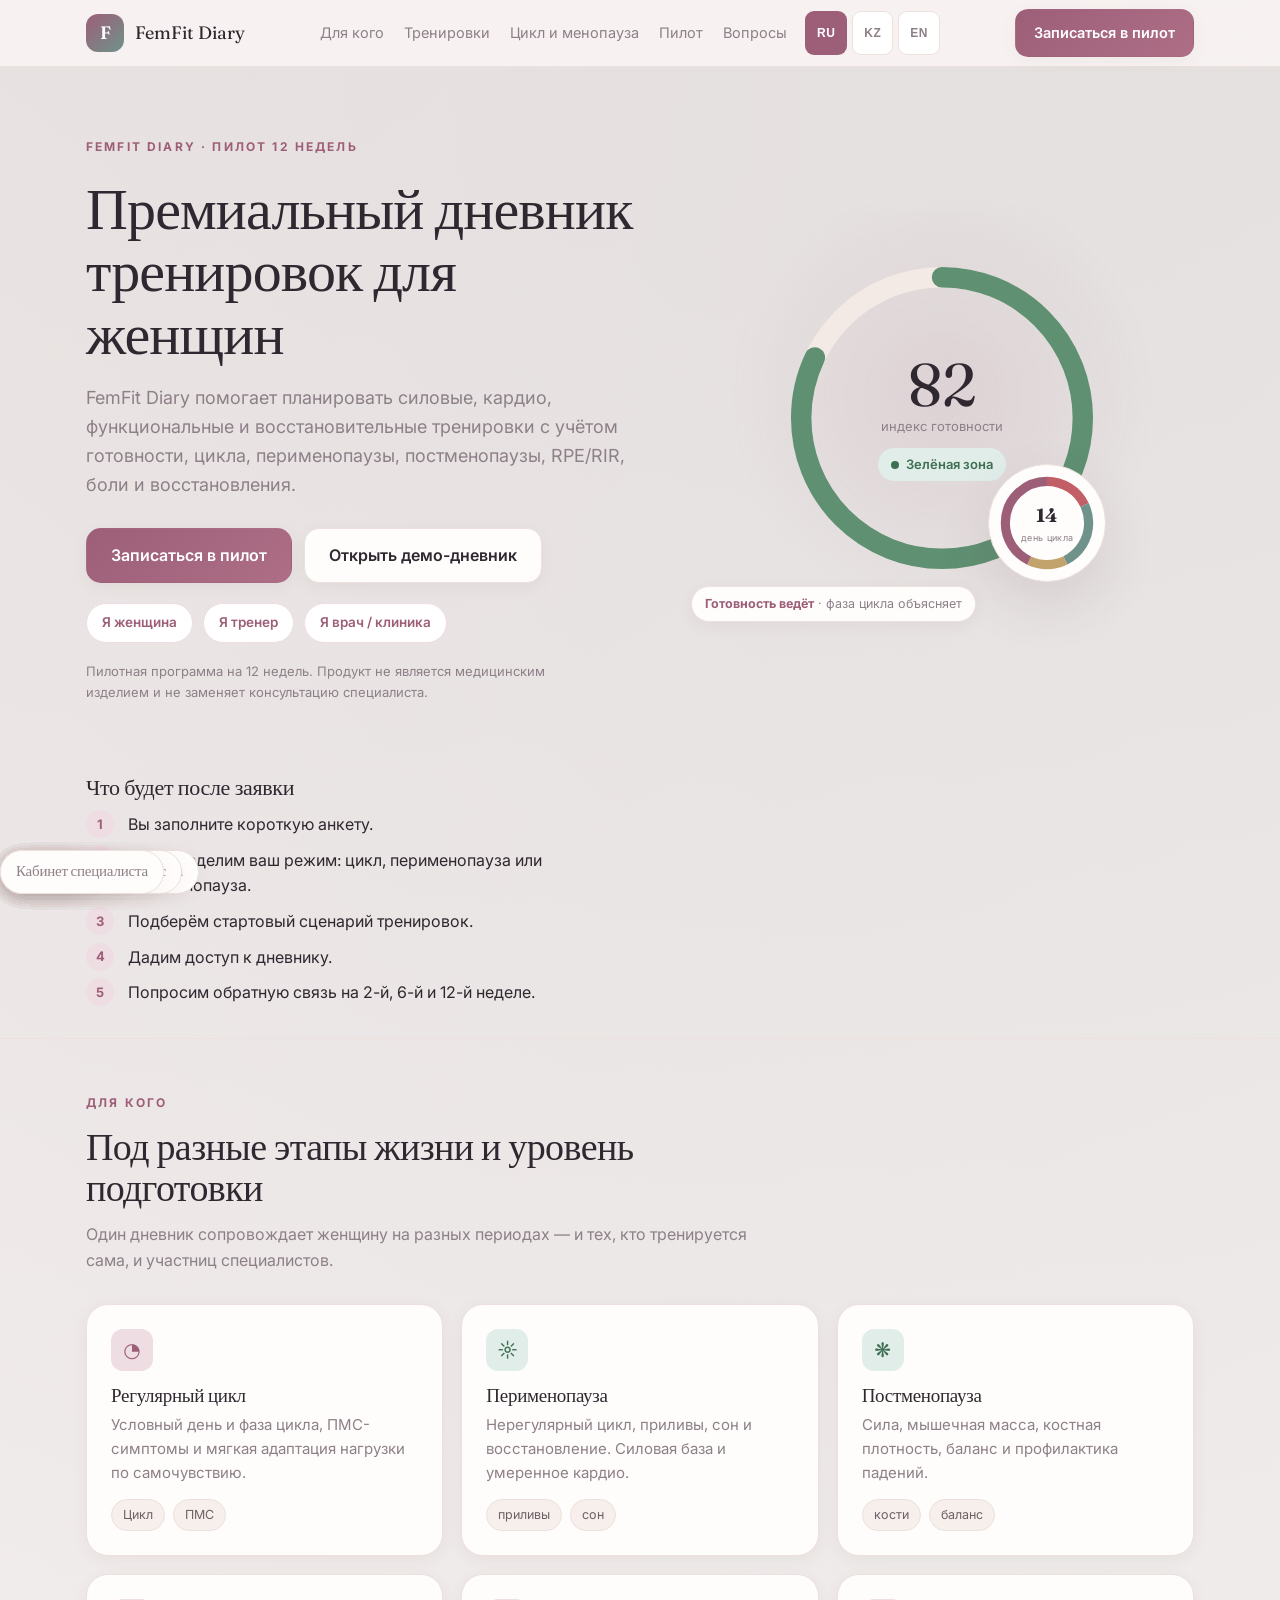
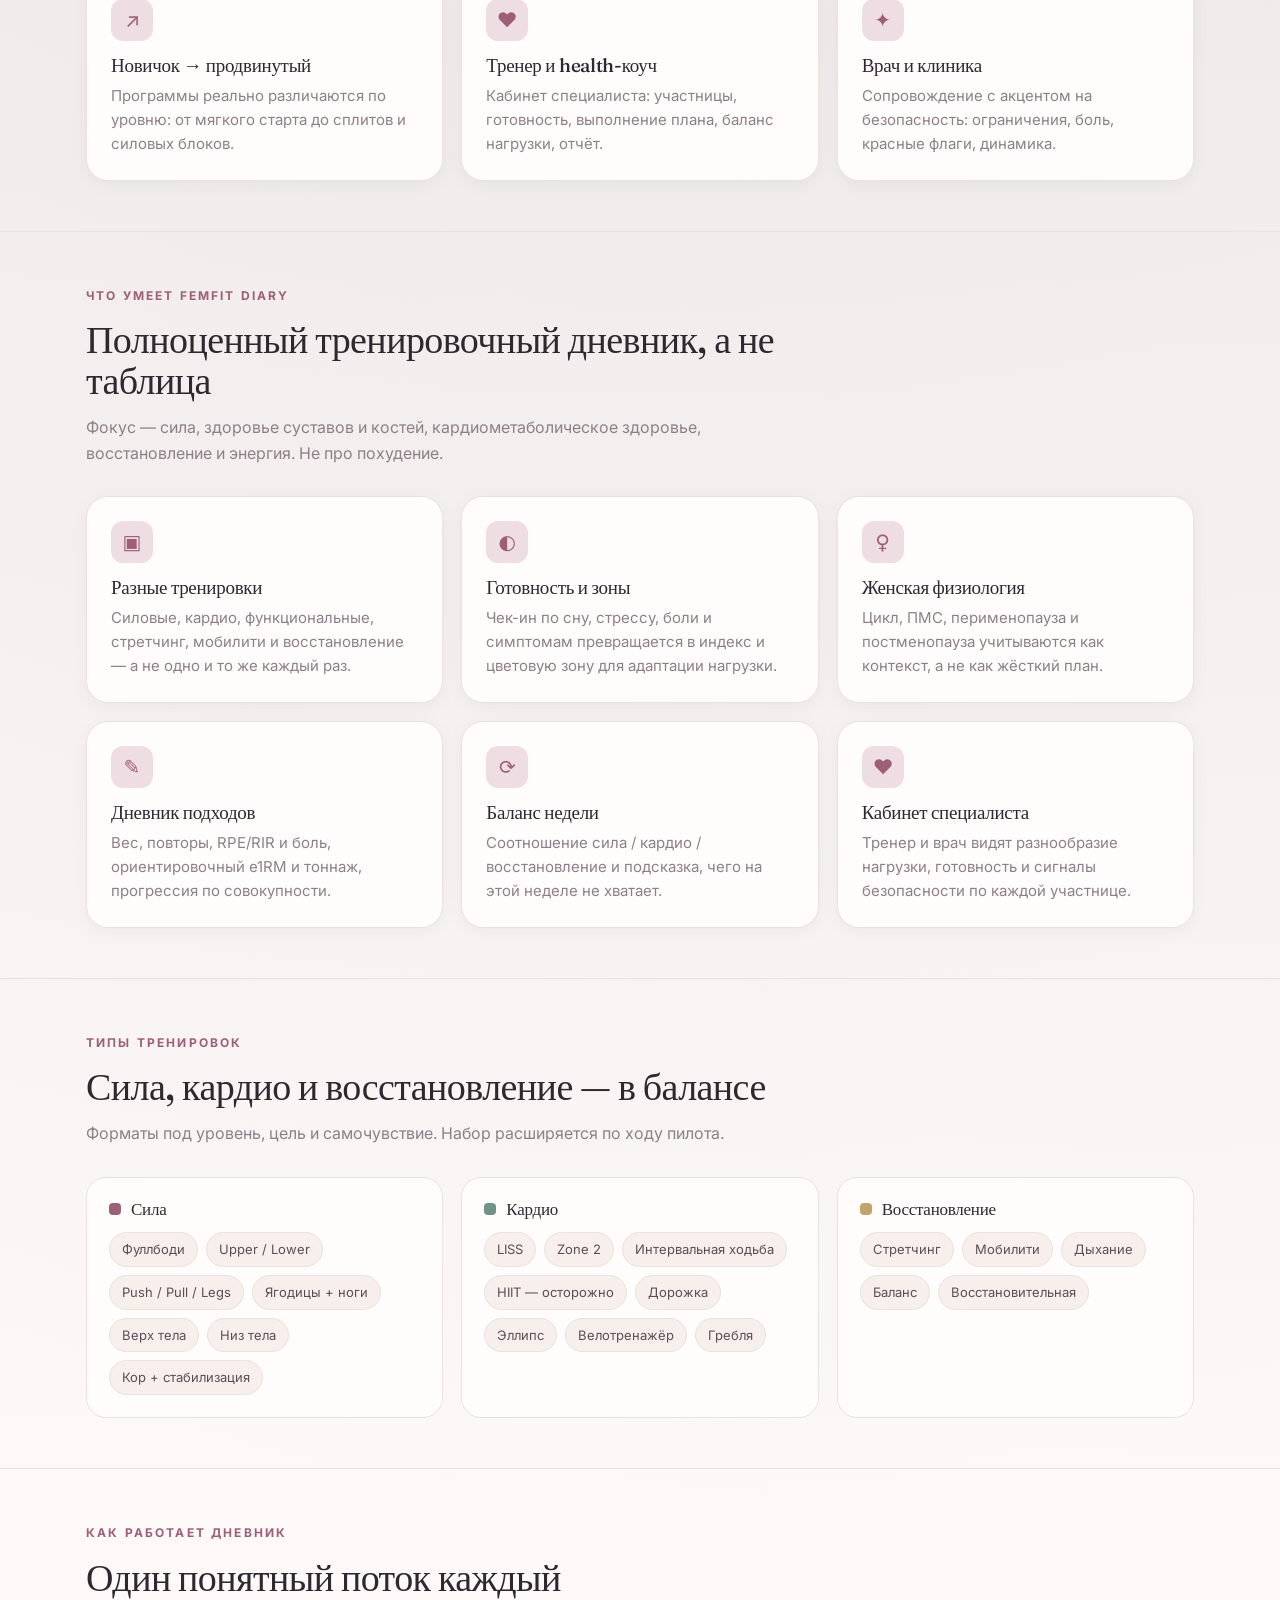
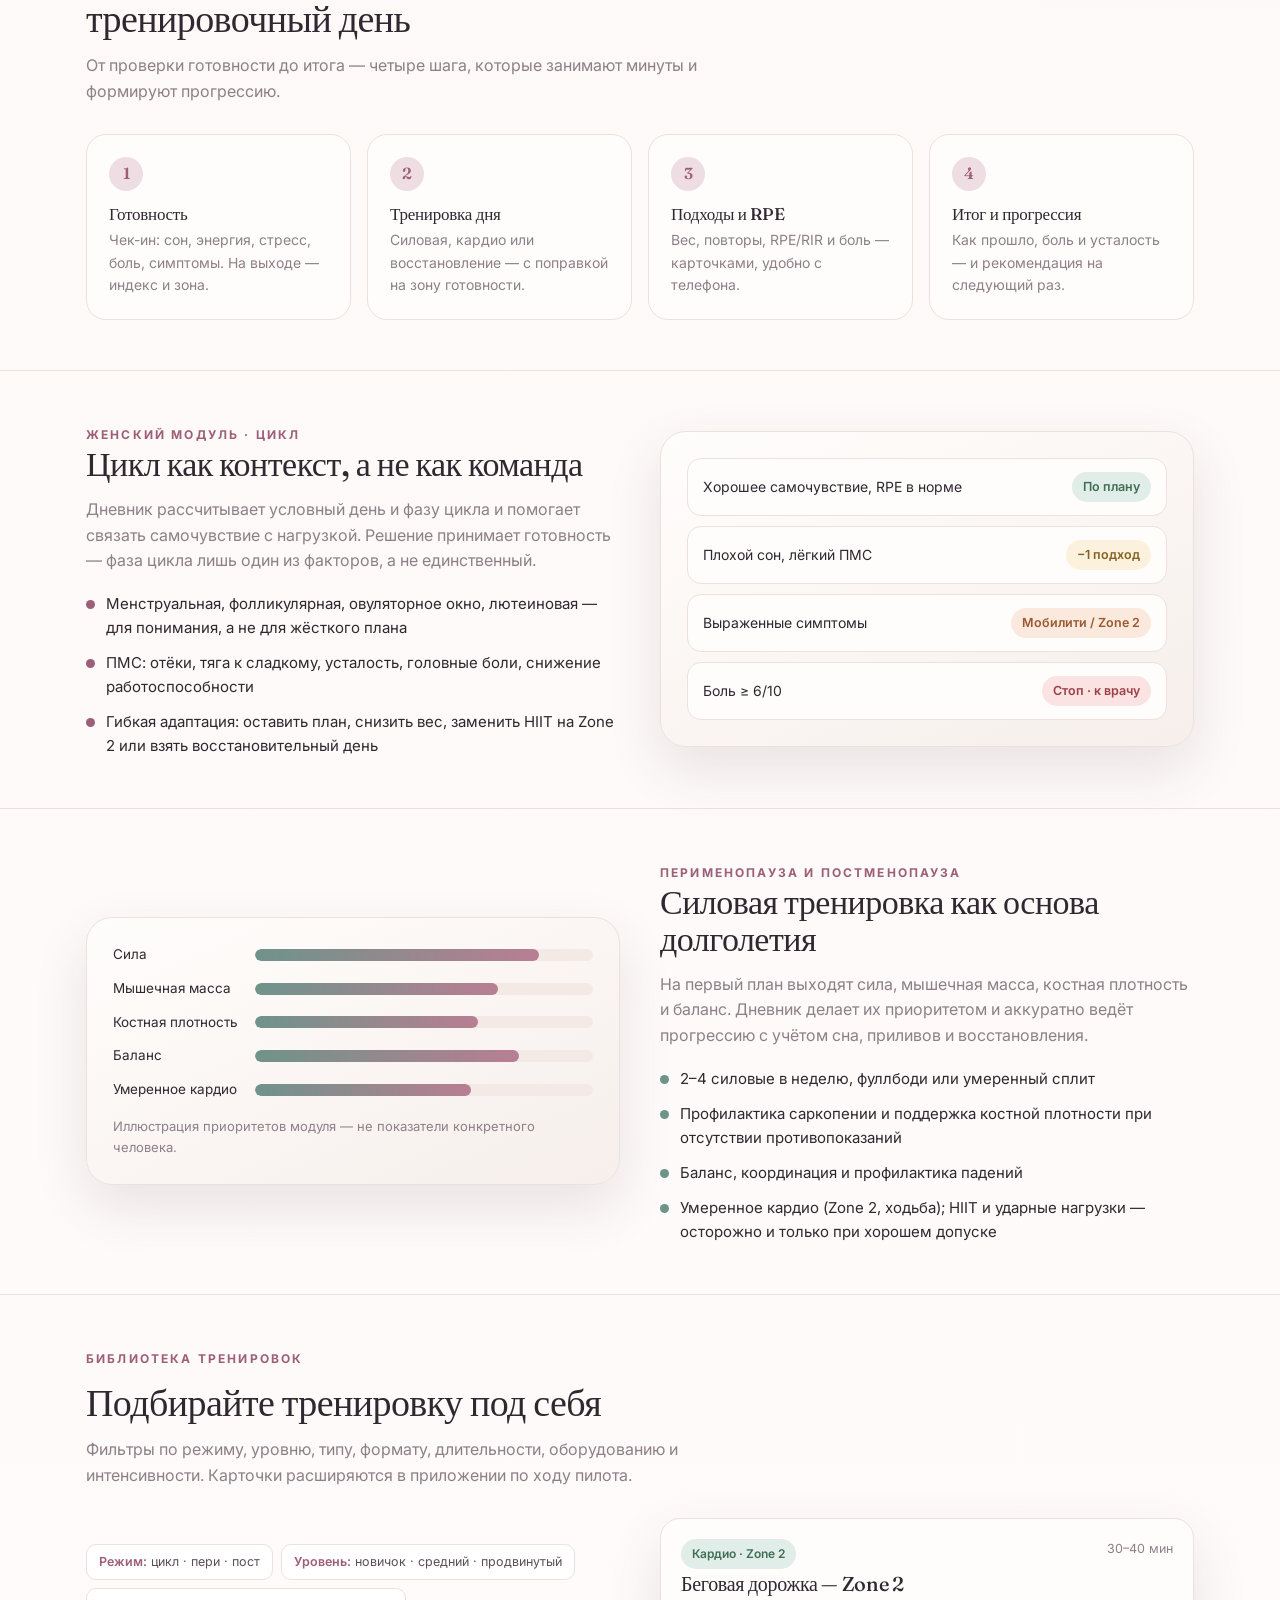
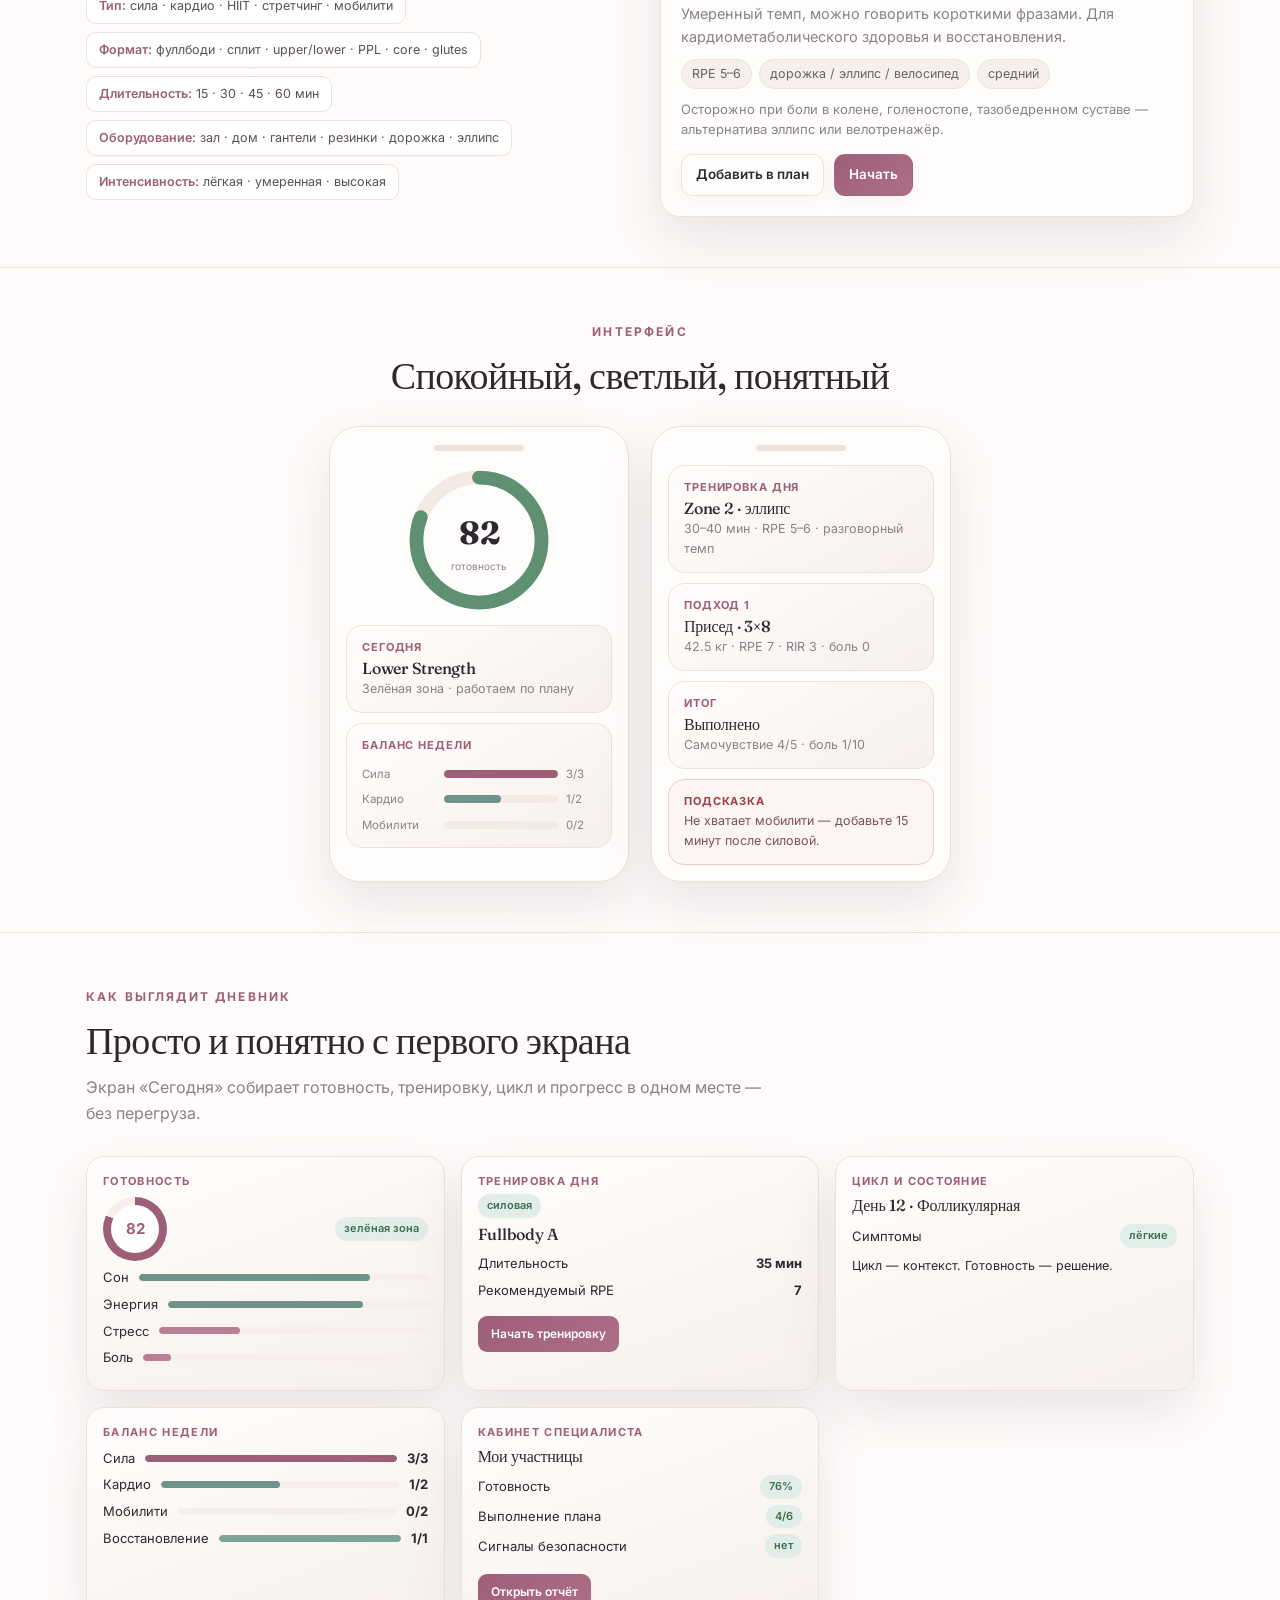
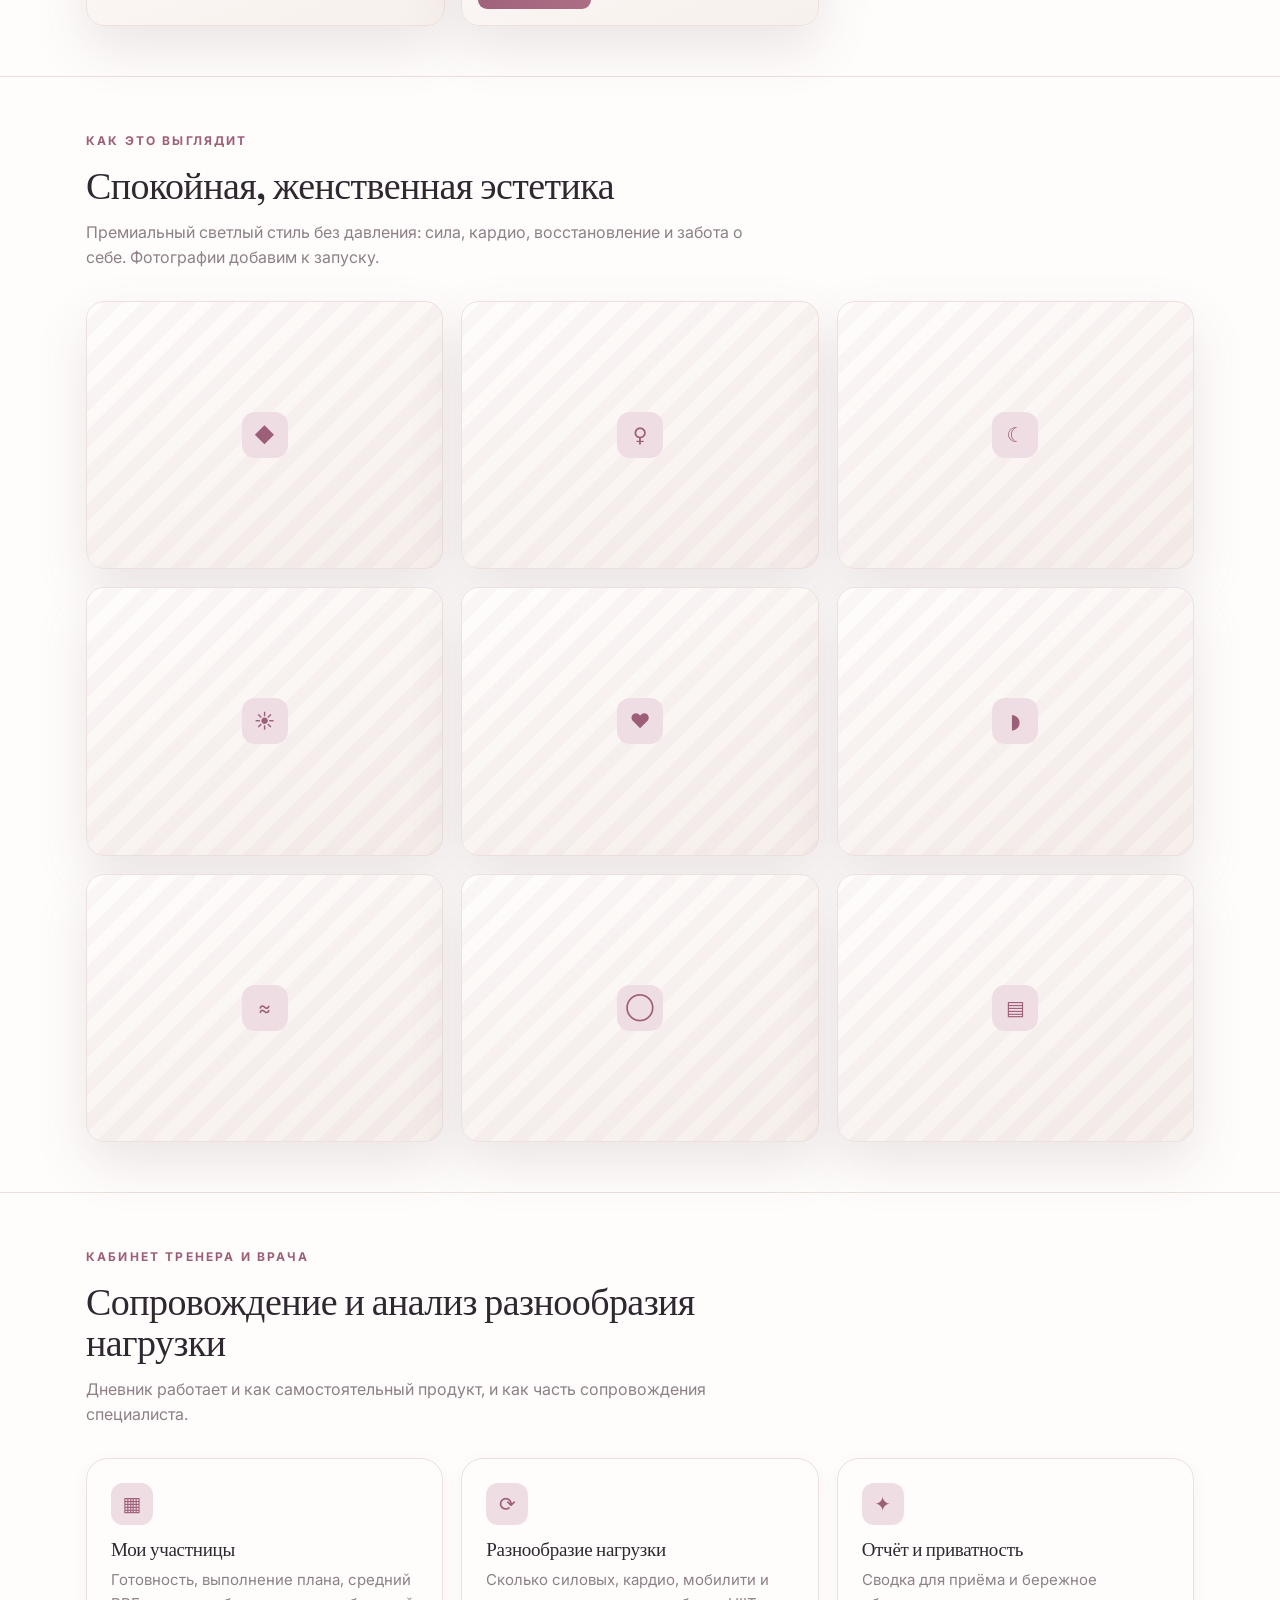
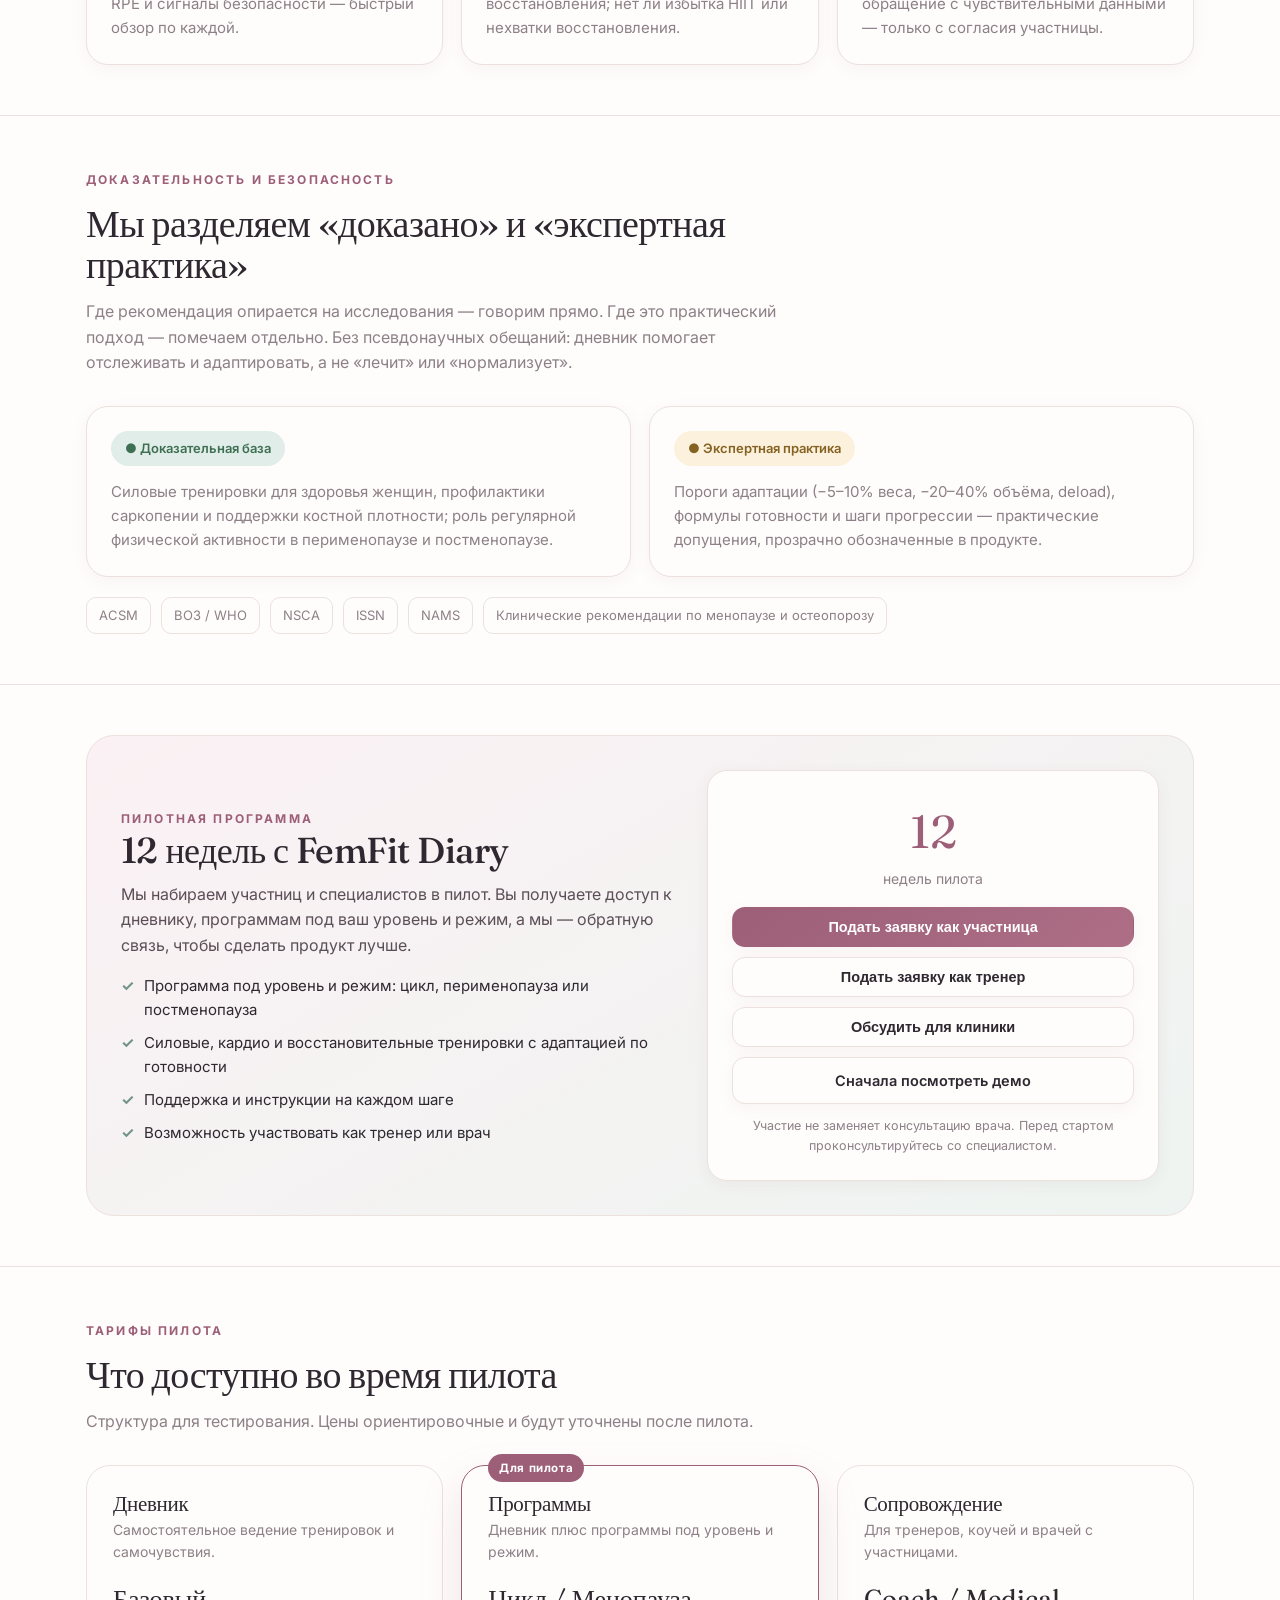
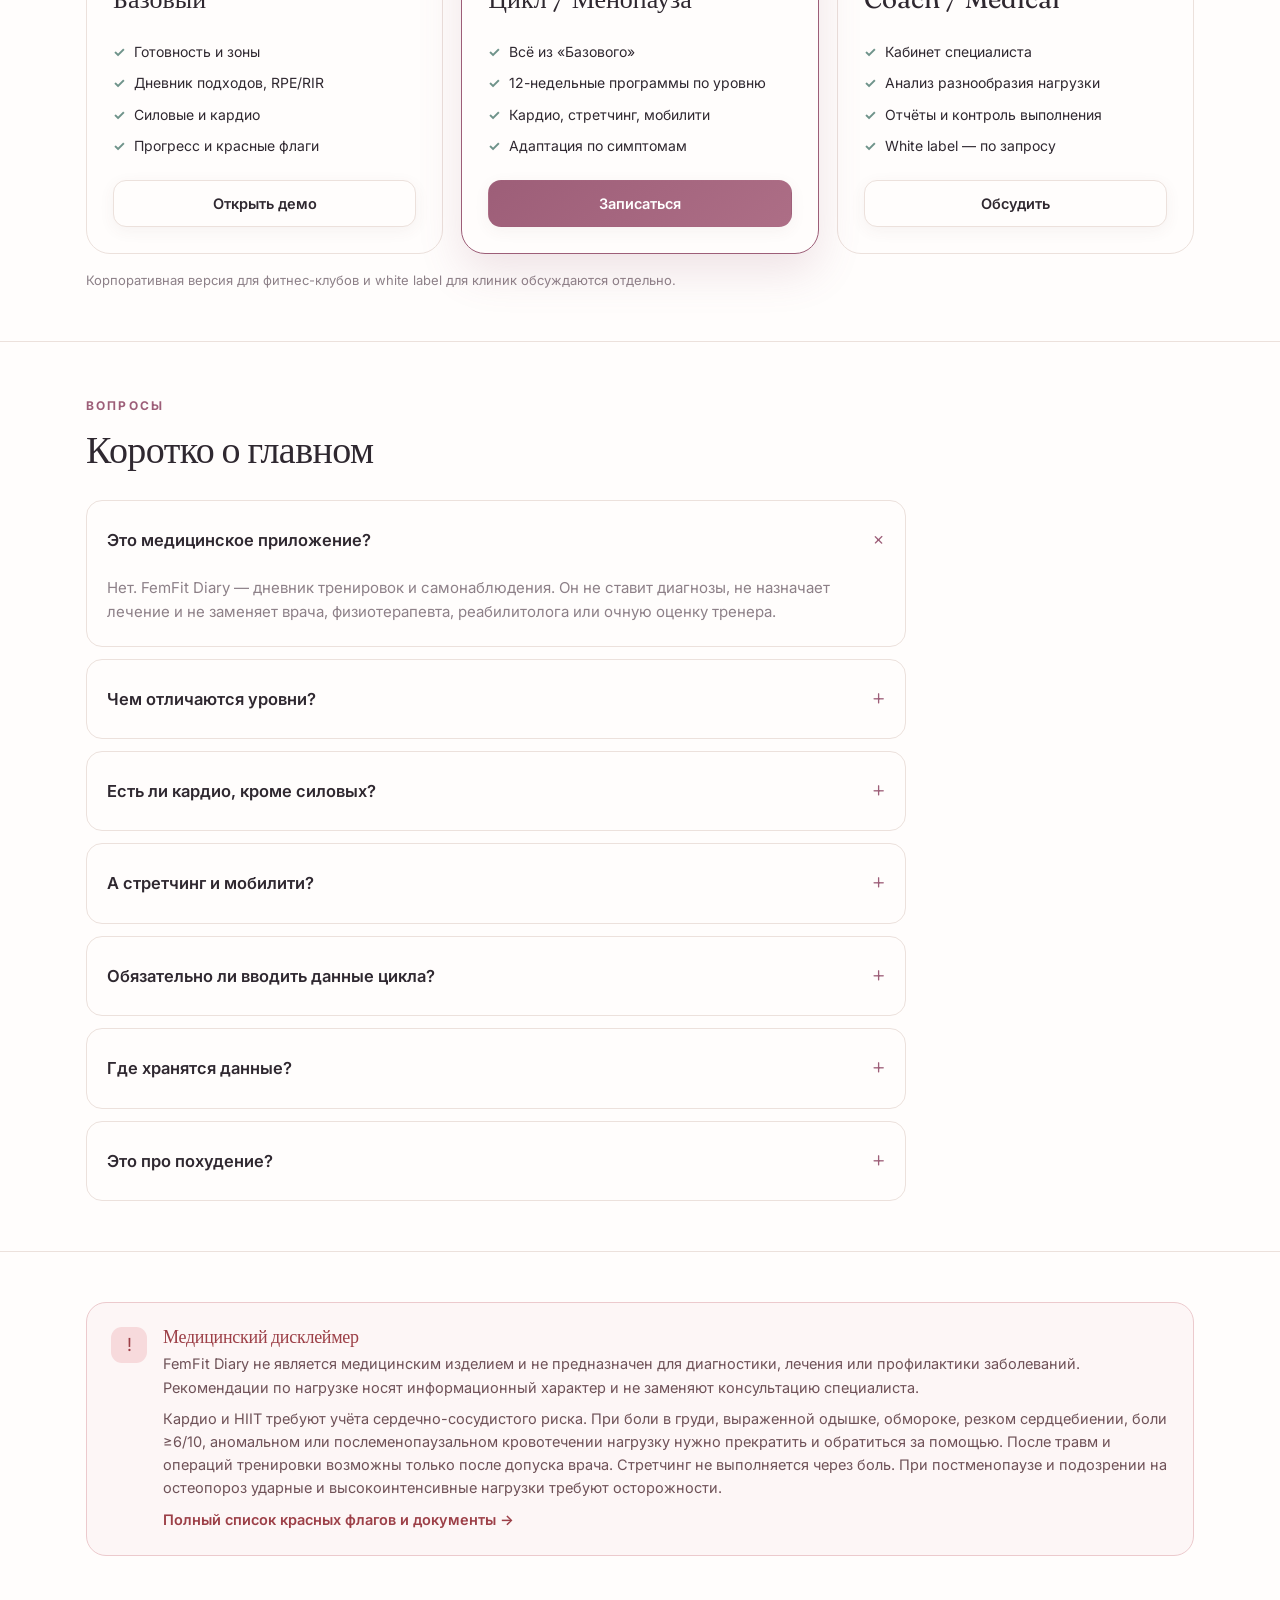
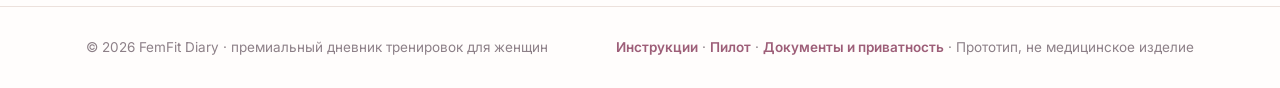
<file: index.html>
<!DOCTYPE html>
<html lang="ru">
<head>
<meta charset="UTF-8" />
<meta name="viewport" content="width=device-width, initial-scale=1.0" />
<link rel="manifest" href="manifest.json" />
<meta name="theme-color" content="#9d5e78" />
<meta name="mobile-web-app-capable" content="yes" />
<meta name="apple-mobile-web-app-capable" content="yes" />
<meta name="apple-mobile-web-app-status-bar-style" content="default" />
<meta name="apple-mobile-web-app-title" content="FemFit" />
<link rel="apple-touch-icon" href="assets/img/apple-touch-icon-180.png" />
<link rel="icon" type="image/png" sizes="192x192" href="assets/img/icon-192.png" />
<title>FemFit Diary — дневник тренировок для женщин</title>
<meta name="description" content="Премиальный дневник тренировок для женщин с учётом цикла, восстановления, самочувствия, RPE/RIR и прогрессии нагрузки." />
<meta property="og:type" content="website" />
<meta property="og:title" content="FemFit Diary" />
<meta property="og:description" content="Тренировочный дневник для женщин: сила, кардио, восстановление и прогресс в одном месте." />
<meta property="og:url" content="https://pal2sheff.github.io/MitoFit/" />
<link rel="canonical" href="https://pal2sheff.github.io/MitoFit/" />
<!-- TODO: добавить og-image 1200×630 и строку <meta property="og:image" ...> -->
<!-- TODO: og:image — добавить ссылку на изображение 1200×630 -->
<link rel="preconnect" href="https://fonts.googleapis.com">
<link rel="preconnect" href="https://fonts.gstatic.com" crossorigin>
<link href="https://fonts.googleapis.com/css2?family=Fraunces:opsz,wght@9..144,400;9..144,500;9..144,600&family=Inter:wght@400;500;600;700&display=swap" rel="stylesheet">
<style>
  :root{
    --porcelain:#faf6f4; --cream:#f3eae5; --panel:#fffdfc; --panel2:#f6efeb;
    --ink:#2f2830; --muted:#8d8088; --line:#ece1dc;
    --plum:#9d5e78; --plum2:#b87e94; --plum-soft:#efdde4;
    --sage:#6f938a; --sage2:#8fb1a8; --sage-soft:#e0ede9; --gold:#c2a36b;
    --green:#5f9072; --amber:#bb8f3f; --coral:#c47c4e; --rose:#c25e66; --blue:#6f89a7;
    --shadow-sm:0 4px 16px rgba(95,60,70,.06);
    --shadow:0 22px 54px rgba(95,55,70,.12);
    --maxw:1160px;
    --font-ui:'Inter',ui-sans-serif,system-ui,-apple-system,'Segoe UI',Roboto,sans-serif;
    --font-display:'Fraunces',Georgia,'Times New Roman',serif;
  }
  *{box-sizing:border-box}
  html{scroll-behavior:smooth}
  body{margin:0;font-family:var(--font-ui);color:var(--ink);font-size:16px;line-height:1.6;-webkit-font-smoothing:antialiased;
    background:radial-gradient(circle at 6% -2%,rgba(157,94,120,.10),transparent 30%),radial-gradient(circle at 98% 1%,rgba(111,147,138,.12),transparent 28%),linear-gradient(180deg,#faf6f4,#fffdfc 60%);}
  h1,h2,h3,h4{font-family:var(--font-display);font-weight:500;letter-spacing:-.015em;line-height:1.08;margin:0}
  p{margin:0}
  a{color:inherit;text-decoration:none}
  ::selection{background:var(--plum-soft)}
  :focus-visible{outline:2px solid var(--plum);outline-offset:3px;border-radius:6px}
  .wrap{max-width:var(--maxw);margin:0 auto;padding:0 26px}
  .eyebrow{font-size:12px;font-weight:700;letter-spacing:.18em;text-transform:uppercase;color:var(--plum)}
  .lead{color:var(--muted);font-size:18px;line-height:1.6}

  .nav{position:sticky;top:0;z-index:50;backdrop-filter:blur(14px);background:rgba(250,246,244,.82);border-bottom:1px solid var(--line)}
  .nav .row{display:flex;align-items:center;gap:18px;height:66px}
  .brand{display:flex;align-items:center;gap:11px;font-family:var(--font-display);font-size:18px}
  .brand .mk{width:38px;height:38px;border-radius:12px;display:grid;place-items:center;color:#fff;font-weight:600;background:linear-gradient(140deg,var(--plum),var(--sage))}
  .nav .links{display:flex;gap:20px;margin-left:auto;font-size:14.5px;color:var(--muted)}
  .nav .links a:hover{color:var(--ink)}
  .btn{display:inline-flex;align-items:center;gap:9px;border:1px solid var(--line);background:var(--panel);color:var(--ink);padding:11px 18px;border-radius:13px;font-size:14.5px;font-weight:600;cursor:pointer;box-shadow:var(--shadow-sm);transition:.16s}
  .btn:hover{transform:translateY(-1px);box-shadow:0 12px 26px rgba(95,60,70,.12)}
  .btn.primary{background:linear-gradient(140deg,var(--plum),#ad6e86);color:#fff;border-color:transparent}
  .btn.lg{padding:14px 24px;font-size:16px;border-radius:15px}
  .btn.smallbtn{padding:9px 14px;font-size:13.5px;border-radius:11px}
  .nav-cta{margin-left:auto}
  @media(max-width:900px){.nav .links{display:none}.nav .row{height:60px}.nav-cta{margin-left:auto}}

  .hero{padding:66px 0 32px}
  .hero .grid{display:grid;grid-template-columns:1.05fr .95fr;gap:48px;align-items:center}
  .hero h1{font-size:clamp(34px,5vw,58px);margin:18px 0 0}
  .hero .lead{margin-top:20px;max-width:540px}
  .hero .cta{display:flex;gap:12px;flex-wrap:wrap;margin-top:28px}
  .audience{display:flex;gap:10px;flex-wrap:wrap;margin-top:20px}
  .audience a{font-size:13.5px;font-weight:600;color:var(--plum);border:1px solid var(--plum-soft);background:#fff;border-radius:999px;padding:8px 15px}
  .audience a:hover{background:var(--plum-soft)}
  .hero .micro{margin-top:18px;font-size:13px;color:var(--muted);max-width:520px}

  .stage{position:relative;display:grid;place-items:center;min-height:420px}
  .halo{position:absolute;inset:0;background:radial-gradient(circle at 50% 45%,rgba(157,94,120,.12),transparent 62%);filter:blur(6px)}
  .ring{position:relative;width:320px;height:320px}
  .ring svg{width:100%;height:100%}
  .r-readiness{transform:rotate(-90deg)}
  .track{fill:none;stroke:var(--cream);stroke-width:16}
  .arc{fill:none;stroke-width:16;stroke-linecap:round;stroke:var(--green);stroke-dasharray:691;animation:draw 1.5s cubic-bezier(.22,1,.36,1) .2s both}
  @keyframes draw{from{stroke-dashoffset:691}to{stroke-dashoffset:124}}
  .ring-center{position:absolute;inset:0;display:grid;place-content:center;text-align:center;gap:2px}
  .ring-center .big{font-family:var(--font-display);font-size:60px;line-height:1}
  .ring-center .unit{font-size:13px;color:var(--muted)}
  .ring-center .zone{margin-top:9px;justify-self:center;display:inline-flex;align-items:center;gap:7px;font-size:13px;font-weight:600;color:#3f6f53;background:var(--sage-soft);padding:6px 13px;border-radius:999px}
  .ring-center .zone::before{content:"";width:8px;height:8px;border-radius:50%;background:currentColor}
  .cyc{position:absolute;right:-4px;bottom:-4px;width:118px;height:118px;background:var(--panel);border:1px solid var(--line);border-radius:50%;box-shadow:var(--shadow);display:grid;place-items:center}
  .cyc svg{width:100px;height:100px}
  .cyc .lab{position:absolute;display:grid;place-content:center;text-align:center}
  .cyc .lab b{font-family:var(--font-display);font-size:19px}
  .cyc .lab span{font-size:9px;color:var(--muted);display:block;letter-spacing:.04em}
  .cap{position:absolute;left:0;bottom:6px;font-size:12.5px;color:var(--muted);background:var(--panel);border:1px solid var(--line);border-radius:999px;padding:7px 13px;box-shadow:var(--shadow-sm)}
  .cap b{color:var(--plum)}

  section.block{padding:50px 0;border-top:1px solid var(--line)}
  .sec-head{max-width:700px;margin-bottom:30px}
  .sec-head h2{font-size:clamp(26px,3.4vw,38px);margin-top:12px}
  .sec-head p{margin-top:14px;color:var(--muted)}

  .cards{display:grid;gap:18px}
  .c3{grid-template-columns:repeat(3,1fr)}
  .c2{grid-template-columns:repeat(2,1fr)}
  .card{background:var(--panel);border:1px solid var(--line);border-radius:22px;padding:24px;box-shadow:var(--shadow-sm)}
  .card h3{font-size:19px;margin-bottom:8px}
  .card p{color:var(--muted);font-size:15px}
  .card .ic{width:42px;height:42px;border-radius:12px;display:grid;place-items:center;margin-bottom:14px;font-size:20px;background:var(--plum-soft);color:var(--plum)}
  .card.sage .ic{background:var(--sage-soft);color:#3f6f53}
  .tagrow{display:flex;flex-wrap:wrap;gap:8px;margin-top:14px}
  .tag{font-size:12.5px;color:#6f5f67;background:var(--panel2);border:1px solid var(--line);border-radius:999px;padding:5px 11px}

  .types{display:grid;grid-template-columns:repeat(3,1fr);gap:18px}
  .tg{background:var(--panel);border:1px solid var(--line);border-radius:20px;padding:22px}
  .tg .h{display:flex;align-items:center;gap:10px;margin-bottom:14px}
  .tg .h .d{width:12px;height:12px;border-radius:4px}
  .tg .h h3{font-size:17px}
  .tg.str .d{background:var(--plum)}.tg.car .d{background:var(--sage)}.tg.rec .d{background:var(--gold)}
  .chips{display:flex;flex-wrap:wrap;gap:8px}
  .chip{font-size:13px;color:#5b4f57;background:var(--panel2);border:1px solid var(--line);border-radius:999px;padding:6px 12px}

  .steps{display:grid;grid-template-columns:repeat(4,1fr);gap:16px}
  .stepc{background:var(--panel);border:1px solid var(--line);border-radius:20px;padding:22px;position:relative}
  .stepc .n{width:34px;height:34px;border-radius:50%;display:grid;place-items:center;font-family:var(--font-display);font-weight:600;background:var(--plum-soft);color:var(--plum);margin-bottom:14px}
  .stepc h4{font-size:17px;margin-bottom:6px}
  .stepc p{color:var(--muted);font-size:14px}

  .split{display:grid;grid-template-columns:1fr 1fr;gap:40px;align-items:center}
  .split .body h2{font-size:clamp(24px,3vw,34px);margin-bottom:14px}
  .split .body p{color:var(--muted)}
  .split ul{list-style:none;padding:0;margin:18px 0 0;display:grid;gap:11px}
  .split li{display:grid;grid-template-columns:auto 1fr;gap:11px;align-items:start;font-size:15px}
  .split li::before{content:"";width:9px;height:9px;border-radius:50%;background:var(--plum);margin-top:8px}
  .split.sage li::before{background:var(--sage)}
  .panel-ill{background:linear-gradient(155deg,#fffdfc,#f6efeb);border:1px solid var(--line);border-radius:26px;padding:26px;box-shadow:var(--shadow)}
  .mini-row{display:flex;justify-content:space-between;align-items:center;gap:12px;padding:13px 15px;border:1px solid var(--line);border-radius:14px;background:var(--panel);margin-bottom:10px}
  .mini-row:last-child{margin-bottom:0}
  .mini-row span:first-child{font-size:14px}
  .mini-row .z{font-size:12.5px;font-weight:600;padding:5px 11px;border-radius:999px;white-space:nowrap}
  .z.g{background:var(--sage-soft);color:#3f6f53}.z.y{background:#fbf1dd;color:#856221}.z.o{background:#fbe9dd;color:#9a5a31}.z.r{background:#fbe2e3;color:#9c3f47}
  .bonebars{display:grid;gap:12px}
  .bb{display:grid;grid-template-columns:130px 1fr;gap:12px;align-items:center;font-size:13.5px}
  .bb .t{height:12px;border-radius:999px;background:var(--cream);overflow:hidden}
  .bb .t span{display:block;height:100%;border-radius:999px;background:linear-gradient(90deg,var(--sage),var(--plum2))}

  .libwrap{display:grid;grid-template-columns:1fr 1fr;gap:40px;align-items:center}
  .filters{display:flex;flex-wrap:wrap;gap:8px;margin-top:8px}
  .filters .f{font-size:12.5px;color:#5b4f57;background:#fff;border:1px solid var(--line);border-radius:10px;padding:7px 12px}
  .filters .f b{color:var(--plum);font-weight:600}
  .wcard{background:var(--panel);border:1px solid var(--line);border-radius:20px;padding:20px;box-shadow:var(--shadow)}
  .wcard .top{display:flex;justify-content:space-between;align-items:flex-start;gap:10px}
  .wcard .pill{font-size:12px;font-weight:600;color:#3f6f53;background:var(--sage-soft);border-radius:999px;padding:5px 11px}
  .wcard h3{font-size:20px;margin:4px 0 8px}
  .wcard .meta{display:flex;flex-wrap:wrap;gap:7px;margin:10px 0}
  .wcard .meta span{font-size:12.5px;color:#6f5f67;background:var(--panel2);border:1px solid var(--line);border-radius:999px;padding:4px 10px}
  .wcard .row2{display:flex;gap:10px;margin-top:14px}

  .mock{display:flex;justify-content:center;gap:22px;flex-wrap:wrap}
  .device{width:300px;background:var(--panel);border:1px solid var(--line);border-radius:30px;padding:16px;box-shadow:var(--shadow)}
  .device .bar{height:6px;width:90px;background:var(--line);border-radius:999px;margin:2px auto 14px}
  .device .ring2{position:relative;width:150px;height:150px;margin:6px auto 8px}
  .device .ring2 svg{width:100%;height:100%;transform:rotate(-90deg)}
  .device .ring2 .c{position:absolute;inset:0;display:grid;place-content:center;text-align:center}
  .device .ring2 .c b{font-family:var(--font-display);font-size:32px}
  .device .ring2 .c span{font-size:10px;color:var(--muted)}
  .device .dcard{border:1px solid var(--line);border-radius:16px;padding:13px 15px;margin-top:10px;background:linear-gradient(150deg,#fffdfc,#f7f0ec)}
  .device .dcard .k{font-size:11px;color:var(--plum);font-weight:700;letter-spacing:.08em;text-transform:uppercase}
  .device .dcard h4{font-size:16px;margin:3px 0 2px}
  .device .dcard p{font-size:12.5px;color:var(--muted)}
  .device .balance{margin-top:10px;display:grid;gap:7px}
  .device .brow{display:grid;grid-template-columns:74px 1fr 30px;gap:8px;align-items:center;font-size:11.5px;color:var(--muted)}
  .device .brow .t{height:8px;border-radius:999px;background:var(--cream);overflow:hidden}
  .device .brow .t span{display:block;height:100%;border-radius:999px}

  .evidence .badge{display:inline-flex;align-items:center;gap:8px;font-size:13px;font-weight:600;padding:6px 13px;border-radius:999px;border:1px solid var(--line);background:var(--panel)}
  .evidence .badge.ev{color:#3f6f53;background:var(--sage-soft);border-color:transparent}
  .evidence .badge.ex{color:#856221;background:#fbf1dd;border-color:transparent}
  .src{display:flex;flex-wrap:wrap;gap:10px;margin-top:20px}
  .src span{font-size:13px;color:var(--muted);border:1px solid var(--line);border-radius:10px;padding:7px 12px;background:var(--panel)}

  .pilot{background:linear-gradient(150deg,#fbf1f4,#eef4f1);border:1px solid var(--line);border-radius:28px;padding:34px;display:grid;grid-template-columns:1.1fr .9fr;gap:34px;align-items:center}
  .pilot h2{font-size:clamp(26px,3.4vw,36px)}
  .pilot p{color:#5b4f57;margin-top:12px}
  .pilot ul{list-style:none;padding:0;margin:16px 0 0;display:grid;gap:9px}
  .pilot li{display:grid;grid-template-columns:auto 1fr;gap:10px;font-size:15px}
  .pilot li::before{content:"✓";color:var(--sage);font-weight:700}
  .pilot .box{background:var(--panel);border:1px solid var(--line);border-radius:20px;padding:24px;text-align:center;box-shadow:var(--shadow-sm)}
  .pilot .box .big{font-family:var(--font-display);font-size:46px;color:var(--plum)}
  .pilot .box .lab{color:var(--muted);font-size:14px}
  .pilot .box .btn{margin-top:16px;width:100%;justify-content:center}

  .price{display:grid;grid-template-columns:repeat(3,1fr);gap:18px;align-items:stretch}
  .pc{background:var(--panel);border:1px solid var(--line);border-radius:24px;padding:26px;display:flex;flex-direction:column}
  .pc.feat{border-color:var(--plum);box-shadow:0 18px 44px rgba(157,94,120,.16);position:relative}
  .pc.feat .flag{position:absolute;top:-12px;left:26px;background:var(--plum);color:#fff;font-size:11.5px;font-weight:700;letter-spacing:.05em;padding:5px 11px;border-radius:999px}
  .pc h3{font-size:21px}
  .pc .who{color:var(--muted);font-size:14px;margin-top:4px;min-height:40px}
  .pc .pr{font-family:var(--font-display);font-size:26px;margin:16px 0 4px}
  .pc ul{list-style:none;padding:0;margin:16px 0 22px;display:grid;gap:9px}
  .pc li{display:grid;grid-template-columns:auto 1fr;gap:9px;font-size:14px}
  .pc li::before{content:"✓";color:var(--sage);font-weight:700}
  .pc .btn{margin-top:auto;justify-content:center}
  .price-note{margin-top:16px;font-size:13px;color:var(--muted)}

  .faq{display:grid;gap:12px;max-width:820px}
  details{background:var(--panel);border:1px solid var(--line);border-radius:16px;padding:4px 20px}
  summary{cursor:pointer;list-style:none;padding:16px 0;font-weight:600;font-size:16.5px;display:flex;justify-content:space-between;gap:12px;align-items:center}
  summary::-webkit-details-marker{display:none}
  summary::after{content:"+";font-family:var(--font-display);font-size:24px;color:var(--plum);transition:.2s}
  details[open] summary::after{transform:rotate(45deg)}
  details p{color:var(--muted);font-size:15px;padding:0 0 18px}

  .disc{background:#fdf6f6;border:1px solid #eccacd;border-radius:20px;padding:24px;display:grid;grid-template-columns:auto 1fr;gap:16px}
  .disc .m{width:36px;height:36px;border-radius:11px;background:#f7dadc;color:#9c3f47;display:grid;place-items:center;font-size:18px;flex:none}
  .disc h3{color:#9c3f47;font-size:18px;margin-bottom:6px}
  .disc p{color:#6f5258;font-size:14.5px}
  .disc p+p{margin-top:8px}

  footer{border-top:1px solid var(--line);padding:30px 0;color:var(--muted);font-size:13.5px}
  footer .row{display:flex;justify-content:space-between;gap:16px;flex-wrap:wrap;align-items:center}
  footer a{color:var(--plum);font-weight:600}

  .reveal{opacity:0;transform:translateY(16px);transition:opacity .6s ease,transform .6s ease}
  .reveal.in{opacity:1;transform:none}

  @media(max-width:980px){
    .hero .grid{grid-template-columns:1fr;gap:30px}
    .stage{min-height:340px;order:-1}
    .c3,.steps,.types{grid-template-columns:1fr 1fr}
    .split,.libwrap,.pilot{grid-template-columns:1fr;gap:24px}
    .price{grid-template-columns:1fr}
  }
  @media(max-width:560px){
    .wrap{padding:0 18px}
    .hero{padding:44px 0 22px}
    .c3,.c2,.steps,.types{grid-template-columns:1fr}
    .ring{width:264px;height:264px}.ring-center .big{font-size:48px}
    .disc{grid-template-columns:1fr}.cap{position:static;display:inline-block;margin-top:14px}
    .pilot{padding:24px}
  }
  @media(prefers-reduced-motion:reduce){.arc{animation:none;stroke-dashoffset:124}.reveal{opacity:1;transform:none;transition:none}html{scroll-behavior:auto}}

  .visgrid{display:grid;grid-template-columns:repeat(3,1fr);gap:18px;margin-top:26px}
  .imgph{border-radius:18px;overflow:hidden;border:1px solid var(--line);background:linear-gradient(155deg,#fffdfc,var(--panel2));box-shadow:var(--shadow);margin:0}
  .imgph .ph{aspect-ratio:4/3;display:grid;place-items:center;background:repeating-linear-gradient(135deg,transparent,transparent 13px,rgba(157,94,120,.045) 13px,rgba(157,94,120,.045) 26px)}
  .imgph .ph .ic{width:46px;height:46px;border-radius:13px;background:var(--plum-soft);color:var(--plum);display:grid;place-items:center;font-size:20px}
  .imgph .cap{padding:12px 15px}
  .imgph .cap h4{font-size:15px;margin:0 0 2px}
  .imgph .cap p{font-size:12.5px;color:var(--muted);margin:0}
  @media(max-width:820px){.visgrid{grid-template-columns:1fr 1fr}}
  @media(max-width:560px){.visgrid{grid-template-columns:1fr}}

  .steps-after{list-style:none;counter-reset:sa;padding:0;margin:0;display:grid;gap:10px;max-width:640px}
  .steps-after li{counter-increment:sa;position:relative;padding-left:42px;color:var(--ink)}
  .steps-after li::before{content:counter(sa);position:absolute;left:0;top:-2px;width:28px;height:28px;border-radius:50%;background:var(--plum-soft);color:var(--plum);display:grid;place-items:center;font-weight:700;font-size:13px}
  .uimock{display:grid;grid-template-columns:repeat(3,1fr);gap:16px;margin-top:26px}
  .umc{border:1px solid var(--line);border-radius:18px;background:linear-gradient(160deg,#fffdfc,#f7f0ec);box-shadow:var(--shadow);padding:16px}
  .umc .ey{font-size:11px;font-weight:700;letter-spacing:.12em;text-transform:uppercase;color:var(--plum)}
  .umc h4{font-size:16px;margin:6px 0 10px}
  .umc .r{display:flex;justify-content:space-between;align-items:center;font-size:13px;color:var(--ink);margin:6px 0;gap:10px}
  .umc .bar{height:7px;border-radius:999px;background:var(--panel2);overflow:hidden;flex:1}
  .umc .bar i{display:block;height:100%;border-radius:999px}
  .umc .pill{display:inline-block;font-size:11px;padding:3px 9px;border-radius:999px;background:var(--sage-soft);color:#3f6f53;font-weight:600}
  .umc .pill.amber{background:#fbf1dd;color:#856221}
  .umc .mini{display:inline-block;margin-top:10px;font-size:12px;font-weight:600;color:#fff;background:linear-gradient(140deg,var(--plum),#ad6e86);border-radius:9px;padding:8px 13px}
  .umc .ring{width:64px;height:64px;border-radius:50%;display:grid;place-items:center;background:conic-gradient(var(--plum) 82%, var(--panel2) 0)}
  .umc .ring span{width:48px;height:48px;border-radius:50%;background:#fff;display:grid;place-items:center;font-size:15px;font-weight:700;color:var(--plum)}
  @media(max-width:820px){.uimock{grid-template-columns:1fr}}

  .lang-switch{display:inline-flex;gap:5px}
  .lang-switch button{min-height:44px;padding:6px 11px;border-radius:9px;border:1px solid var(--line);background:#fff;color:var(--muted);font-weight:700;font-size:12px;letter-spacing:.04em;cursor:pointer}
  .lang-switch button.active{background:var(--plum);color:#fff;border-color:transparent}
  .lang-switch button:focus-visible{outline:2px solid var(--plum);outline-offset:2px}

  a:focus-visible,button:focus-visible,[tabindex]:focus-visible,input:focus-visible,select:focus-visible,textarea:focus-visible{outline:2px solid #9d5e78;outline-offset:2px}
  @media(max-width:480px){html,body{overflow-x:hidden}}
</style>
</head>
<body>

<header class="nav">
  <div class="wrap row">
    <a class="brand" href="#top"><span class="mk">F</span> FemFit Diary</a>
    <nav class="links">
      <a href="#for" data-i18n="nav_for">Для кого</a>
      <a href="#types" data-i18n="nav_types">Тренировки</a>
      <a href="#cycle" data-i18n="nav_cycle">Цикл и менопауза</a>
      <a href="#pilot" data-i18n="nav_pilot">Пилот</a>
      <a href="#faq" data-i18n="nav_faq">Вопросы</a>
    </nav>
    <div class="lang-switch" id="landingLang" role="group" aria-label="Язык интерфейса"></div>
    <a class="btn primary nav-cta" href="#pilot" data-i18n="cta_pilot">Записаться в пилот</a>
  </div>
</header>

<main id="top">

  <section class="hero">
    <div class="wrap grid">
      <div>
        <span class="eyebrow" data-i18n="hero_eyebrow">FemFit Diary · пилот 12 недель</span>
        <h1 data-i18n="hero_title">Премиальный дневник тренировок для женщин</h1>
        <p class="lead" data-i18n="hero_lead">FemFit Diary помогает планировать силовые, кардио, функциональные и восстановительные тренировки с учётом готовности, цикла, перименопаузы, постменопаузы, RPE/RIR, боли и восстановления.</p>
        <div class="cta">
          <a class="btn primary lg" href="#pilot" data-event="cta_pilot_click" data-i18n="cta_pilot">Записаться в пилот</a>
          <a class="btn lg" href="app.html" data-event="open_demo_click" data-i18n="cta_demo">Открыть демо-дневник</a>
        </div>
        <div class="audience">
          <a href="#for" data-i18n="aud_woman">Я женщина</a>
          <a href="#pro" data-i18n="aud_coach">Я тренер</a>
          <a href="#pro" data-i18n="aud_doctor">Я врач / клиника</a>
        </div>
        <p class="micro">Пилотная программа на 12 недель. Продукт не является медицинским изделием и не заменяет консультацию специалиста.</p>
      </div>

      <div class="stage">
        <div class="halo"></div>
        <div class="ring">
          <svg class="r-readiness" viewBox="0 0 250 250" aria-hidden="true">
            <circle class="track" cx="125" cy="125" r="110"/>
            <circle class="arc" cx="125" cy="125" r="110"/>
          </svg>
          <div class="ring-center">
            <span class="big">82</span><span class="unit">индекс готовности</span>
            <span class="zone">Зелёная зона</span>
          </div>
          <div class="cyc">
            <svg viewBox="0 0 120 120" aria-hidden="true">
              <g transform="rotate(-90 60 60)" fill="none" stroke-width="11">
                <circle cx="60" cy="60" r="50" stroke="#c25e66" stroke-dasharray="56 314"/>
                <circle cx="60" cy="60" r="50" stroke="#6f938a" stroke-dasharray="78 314" stroke-dashoffset="-56"/>
                <circle cx="60" cy="60" r="50" stroke="#c2a36b" stroke-dasharray="45 314" stroke-dashoffset="-134"/>
                <circle cx="60" cy="60" r="50" stroke="#9d5e78" stroke-dasharray="135 314" stroke-dashoffset="-179"/>
              </g>
            </svg>
            <div class="lab"><b>14</b><span>день цикла</span></div>
          </div>
        </div>
        <div class="cap"><b>Готовность ведёт</b> · фаза цикла объясняет</div>
      </div>
      <div class="afterpilot reveal" style="margin-top:26px">
        <h3 style="font-family:var(--font-display);font-weight:500;font-size:22px;margin:0 0 12px">Что будет после заявки</h3>
        <ol class="steps-after">
          <li>Вы заполните короткую анкету.</li>
          <li>Мы определим ваш режим: цикл, перименопауза или постменопауза.</li>
          <li>Подберём стартовый сценарий тренировок.</li>
          <li>Дадим доступ к дневнику.</li>
          <li>Попросим обратную связь на 2-й, 6-й и 12-й неделе.</li>
        </ol>
      </div>
      <div id="pilotFallback" class="card" hidden role="status" aria-live="polite" style="margin-top:18px;max-width:620px">
        <h3 style="font-family:var(--font-display);font-weight:500;font-size:20px;margin:0 0 6px">Заявка на пилот скоро откроется</h3>
        <p style="margin:0;color:var(--muted)">Здесь готовится форма заявки. Перед запуском пилота сюда будет подключена Google Form, Tally или Typeform. Спасибо за интерес — мы откроем набор совсем скоро.</p>
      </div>
    </div>
  </section>

  <section class="block" id="for">
    <div class="wrap">
      <div class="sec-head reveal">
        <span class="eyebrow">Для кого</span>
        <h2>Под разные этапы жизни и уровень подготовки</h2>
        <p>Один дневник сопровождает женщину на разных периодах — и тех, кто тренируется сама, и участниц специалистов.</p>
      </div>
      <div class="cards c3 reveal">
        <div class="card"><div class="ic">◔</div><h3>Регулярный цикл</h3><p>Условный день и фаза цикла, ПМС-симптомы и мягкая адаптация нагрузки по самочувствию.</p><div class="tagrow"><span class="tag">Цикл</span><span class="tag">ПМС</span></div></div>
        <div class="card sage"><div class="ic">☼</div><h3>Перименопауза</h3><p>Нерегулярный цикл, приливы, сон и восстановление. Силовая база и умеренное кардио.</p><div class="tagrow"><span class="tag">приливы</span><span class="tag">сон</span></div></div>
        <div class="card sage"><div class="ic">❋</div><h3>Постменопауза</h3><p>Сила, мышечная масса, костная плотность, баланс и профилактика падений.</p><div class="tagrow"><span class="tag">кости</span><span class="tag">баланс</span></div></div>
        <div class="card"><div class="ic">↗</div><h3>Новичок → продвинутый</h3><p>Программы реально различаются по уровню: от мягкого старта до сплитов и силовых блоков.</p></div>
        <div class="card"><div class="ic">❤</div><h3>Тренер и health-коуч</h3><p>Кабинет специалиста: участницы, готовность, выполнение плана, баланс нагрузки, отчёт.</p></div>
        <div class="card"><div class="ic">✦</div><h3>Врач и клиника</h3><p>Сопровождение с акцентом на безопасность: ограничения, боль, красные флаги, динамика.</p></div>
      </div>
    </div>
  </section>

  <section class="block">
    <div class="wrap">
      <div class="sec-head reveal">
        <span class="eyebrow">Что умеет FemFit Diary</span>
        <h2>Полноценный тренировочный дневник, а не таблица</h2>
        <p>Фокус — сила, здоровье суставов и костей, кардиометаболическое здоровье, восстановление и энергия. Не про похудение.</p>
      </div>
      <div class="cards c3 reveal">
        <div class="card"><div class="ic">▣</div><h3>Разные тренировки</h3><p>Силовые, кардио, функциональные, стретчинг, мобилити и восстановление — а не одно и то же каждый раз.</p></div>
        <div class="card"><div class="ic">◐</div><h3>Готовность и зоны</h3><p>Чек-ин по сну, стрессу, боли и симптомам превращается в индекс и цветовую зону для адаптации нагрузки.</p></div>
        <div class="card"><div class="ic">♀</div><h3>Женская физиология</h3><p>Цикл, ПМС, перименопауза и постменопауза учитываются как контекст, а не как жёсткий план.</p></div>
        <div class="card"><div class="ic">✎</div><h3>Дневник подходов</h3><p>Вес, повторы, RPE/RIR и боль, ориентировочный e1RM и тоннаж, прогрессия по совокупности.</p></div>
        <div class="card"><div class="ic">⟳</div><h3>Баланс недели</h3><p>Соотношение сила / кардио / восстановление и подсказка, чего на этой неделе не хватает.</p></div>
        <div class="card"><div class="ic">❤</div><h3>Кабинет специалиста</h3><p>Тренер и врач видят разнообразие нагрузки, готовность и сигналы безопасности по каждой участнице.</p></div>
      </div>
    </div>
  </section>

  <section class="block" id="types">
    <div class="wrap">
      <div class="sec-head reveal">
        <span class="eyebrow">Типы тренировок</span>
        <h2>Сила, кардио и восстановление — в балансе</h2>
        <p>Форматы под уровень, цель и самочувствие. Набор расширяется по ходу пилота.</p>
      </div>
      <div class="types reveal">
        <div class="tg str"><div class="h"><span class="d"></span><h3>Сила</h3></div><div class="chips"><span class="chip">Фуллбоди</span><span class="chip">Upper / Lower</span><span class="chip">Push / Pull / Legs</span><span class="chip">Ягодицы + ноги</span><span class="chip">Верх тела</span><span class="chip">Низ тела</span><span class="chip">Кор + стабилизация</span></div></div>
        <div class="tg car"><div class="h"><span class="d"></span><h3>Кардио</h3></div><div class="chips"><span class="chip">LISS</span><span class="chip">Zone 2</span><span class="chip">Интервальная ходьба</span><span class="chip">HIIT — осторожно</span><span class="chip">Дорожка</span><span class="chip">Эллипс</span><span class="chip">Велотренажёр</span><span class="chip">Гребля</span></div></div>
        <div class="tg rec"><div class="h"><span class="d"></span><h3>Восстановление</h3></div><div class="chips"><span class="chip">Стретчинг</span><span class="chip">Мобилити</span><span class="chip">Дыхание</span><span class="chip">Баланс</span><span class="chip">Восстановительная</span></div></div>
      </div>
    </div>
  </section>

  <section class="block" id="how">
    <div class="wrap">
      <div class="sec-head reveal">
        <span class="eyebrow">Как работает дневник</span>
        <h2>Один понятный поток каждый тренировочный день</h2>
        <p>От проверки готовности до итога — четыре шага, которые занимают минуты и формируют прогрессию.</p>
      </div>
      <div class="steps reveal">
        <div class="stepc"><div class="n">1</div><h4>Готовность</h4><p>Чек-ин: сон, энергия, стресс, боль, симптомы. На выходе — индекс и зона.</p></div>
        <div class="stepc"><div class="n">2</div><h4>Тренировка дня</h4><p>Силовая, кардио или восстановление — с поправкой на зону готовности.</p></div>
        <div class="stepc"><div class="n">3</div><h4>Подходы и RPE</h4><p>Вес, повторы, RPE/RIR и боль — карточками, удобно с телефона.</p></div>
        <div class="stepc"><div class="n">4</div><h4>Итог и прогрессия</h4><p>Как прошло, боль и усталость — и рекомендация на следующий раз.</p></div>
      </div>
    </div>
  </section>

  <section class="block" id="cycle">
    <div class="wrap split">
      <div class="body reveal">
        <span class="eyebrow">Женский модуль · Цикл</span>
        <h2>Цикл как контекст, а не как команда</h2>
        <p>Дневник рассчитывает условный день и фазу цикла и помогает связать самочувствие с нагрузкой. Решение принимает готовность — фаза цикла лишь один из факторов, а не единственный.</p>
        <ul>
          <li>Менструальная, фолликулярная, овуляторное окно, лютеиновая — для понимания, а не для жёсткого плана</li>
          <li>ПМС: отёки, тяга к сладкому, усталость, головные боли, снижение работоспособности</li>
          <li>Гибкая адаптация: оставить план, снизить вес, заменить HIIT на Zone 2 или взять восстановительный день</li>
        </ul>
      </div>
      <div class="panel-ill reveal">
        <div class="mini-row"><span>Хорошее самочувствие, RPE в норме</span><span class="z g">По плану</span></div>
        <div class="mini-row"><span>Плохой сон, лёгкий ПМС</span><span class="z y">−1 подход</span></div>
        <div class="mini-row"><span>Выраженные симптомы</span><span class="z o">Мобилити / Zone 2</span></div>
        <div class="mini-row"><span>Боль ≥ 6/10</span><span class="z r">Стоп · к врачу</span></div>
      </div>
    </div>
  </section>

  <section class="block">
    <div class="wrap split sage">
      <div class="panel-ill reveal">
        <div class="bonebars">
          <div class="bb"><div>Сила</div><div class="t"><span style="width:84%"></span></div></div>
          <div class="bb"><div>Мышечная масса</div><div class="t"><span style="width:72%"></span></div></div>
          <div class="bb"><div>Костная плотность</div><div class="t"><span style="width:66%"></span></div></div>
          <div class="bb"><div>Баланс</div><div class="t"><span style="width:78%"></span></div></div>
          <div class="bb"><div>Умеренное кардио</div><div class="t"><span style="width:64%"></span></div></div>
        </div>
        <p style="font-size:13px;color:var(--muted);margin-top:16px">Иллюстрация приоритетов модуля — не показатели конкретного человека.</p>
      </div>
      <div class="body reveal">
        <span class="eyebrow">Перименопауза и постменопауза</span>
        <h2>Силовая тренировка как основа долголетия</h2>
        <p>На первый план выходят сила, мышечная масса, костная плотность и баланс. Дневник делает их приоритетом и аккуратно ведёт прогрессию с учётом сна, приливов и восстановления.</p>
        <ul>
          <li>2–4 силовые в неделю, фуллбоди или умеренный сплит</li>
          <li>Профилактика саркопении и поддержка костной плотности при отсутствии противопоказаний</li>
          <li>Баланс, координация и профилактика падений</li>
          <li>Умеренное кардио (Zone 2, ходьба); HIIT и ударные нагрузки — осторожно и только при хорошем допуске</li>
        </ul>
      </div>
    </div>
  </section>

  <section class="block" id="library">
    <div class="wrap">
      <div class="sec-head reveal">
        <span class="eyebrow">Библиотека тренировок</span>
        <h2>Подбирайте тренировку под себя</h2>
        <p>Фильтры по режиму, уровню, типу, формату, длительности, оборудованию и интенсивности. Карточки расширяются в приложении по ходу пилота.</p>
      </div>
      <div class="libwrap reveal">
        <div>
          <div class="filters">
            <span class="f"><b>Режим:</b> цикл · пери · пост</span>
            <span class="f"><b>Уровень:</b> новичок · средний · продвинутый</span>
            <span class="f"><b>Тип:</b> сила · кардио · HIIT · стретчинг · мобилити</span>
            <span class="f"><b>Формат:</b> фуллбоди · сплит · upper/lower · PPL · core · glutes</span>
            <span class="f"><b>Длительность:</b> 15 · 30 · 45 · 60 мин</span>
            <span class="f"><b>Оборудование:</b> зал · дом · гантели · резинки · дорожка · эллипс</span>
            <span class="f"><b>Интенсивность:</b> лёгкая · умеренная · высокая</span>
          </div>
        </div>
        <div class="wcard">
          <div class="top"><span class="pill">Кардио · Zone 2</span><span style="font-size:12.5px;color:var(--muted)">30–40 мин</span></div>
          <h3>Беговая дорожка — Zone 2</h3>
          <p style="color:var(--muted);font-size:14.5px">Умеренный темп, можно говорить короткими фразами. Для кардиометаболического здоровья и восстановления.</p>
          <div class="meta"><span>RPE 5–6</span><span>дорожка / эллипс / велосипед</span><span>средний</span></div>
          <p style="font-size:13px;color:var(--muted)">Осторожно при боли в колене, голеностопе, тазобедренном суставе — альтернатива эллипс или велотренажёр.</p>
          <div class="row2"><a class="btn smallbtn" href="app.html">Добавить в план</a><a class="btn primary smallbtn" href="app.html">Начать</a></div>
        </div>
      </div>
    </div>
  </section>

  <section class="block">
    <div class="wrap">
      <div class="sec-head reveal" style="text-align:center;margin:0 auto 30px">
        <span class="eyebrow">Интерфейс</span>
        <h2>Спокойный, светлый, понятный</h2>
      </div>
      <div class="mock reveal">
        <div class="device">
          <div class="bar"></div>
          <div class="ring2">
            <svg viewBox="0 0 120 120"><circle cx="60" cy="60" r="50" fill="none" stroke="#f3eae5" stroke-width="11"/><circle cx="60" cy="60" r="50" fill="none" stroke="#5f9072" stroke-width="11" stroke-linecap="round" stroke-dasharray="314" stroke-dashoffset="60"/></svg>
            <div class="c"><b>82</b><span>готовность</span></div>
          </div>
          <div class="dcard"><div class="k">Сегодня</div><h4>Lower Strength</h4><p>Зелёная зона · работаем по плану</p></div>
          <div class="dcard"><div class="k">Баланс недели</div>
            <div class="balance">
              <div class="brow"><span>Сила</span><div class="t"><span style="width:100%;background:var(--plum)"></span></div><span>3/3</span></div>
              <div class="brow"><span>Кардио</span><div class="t"><span style="width:50%;background:var(--sage)"></span></div><span>1/2</span></div>
              <div class="brow"><span>Мобилити</span><div class="t"><span style="width:0;background:var(--gold)"></span></div><span>0/2</span></div>
            </div>
          </div>
        </div>
        <div class="device">
          <div class="bar"></div>
          <div class="dcard"><div class="k">Тренировка дня</div><h4>Zone 2 · эллипс</h4><p>30–40 мин · RPE 5–6 · разговорный темп</p></div>
          <div class="dcard"><div class="k">Подход 1</div><h4>Присед · 3×8</h4><p>42.5 кг · RPE 7 · RIR 3 · боль 0</p></div>
          <div class="dcard"><div class="k">Итог</div><h4>Выполнено</h4><p>Самочувствие 4/5 · боль 1/10</p></div>
          <div class="dcard" style="background:#fdf4f4;border-color:#eccacd"><div class="k" style="color:#9c3f47">Подсказка</div><p style="color:#7a5258">Не хватает мобилити — добавьте 15 минут после силовой.</p></div>
        </div>
      </div>
    </div>
  </section>

          <section class="block" id="mockups">
      <div class="wrap">
        <div class="sec-head reveal">
          <span class="eyebrow">Как выглядит дневник</span>
          <h2>Просто и понятно с первого экрана</h2>
          <p class="muted">Экран «Сегодня» собирает готовность, тренировку, цикл и прогресс в одном месте — без перегруза.</p>
        </div>
        <div class="uimock reveal">
          <div class="umc" role="img" aria-label="Карточка готовности: индекс 82, зелёная зона, показатели сна, энергии, стресса и боли">
            <div class="ey">Готовность</div>
            <div class="r"><div class="ring"><span>82</span></div><span class="pill">зелёная зона</span></div>
            <div class="r">Сон <span class="bar"><i style="width:80%;background:var(--sage)"></i></span></div>
            <div class="r">Энергия <span class="bar"><i style="width:75%;background:var(--sage)"></i></span></div>
            <div class="r">Стресс <span class="bar"><i style="width:30%;background:var(--plum2)"></i></span></div>
            <div class="r">Боль <span class="bar"><i style="width:10%;background:var(--plum2)"></i></span></div>
          </div>
          <div class="umc" role="img" aria-label="Карточка тренировки дня: силовая Fullbody, 35 минут, RPE 7, кнопка начать">
            <div class="ey">Тренировка дня</div>
            <span class="pill">силовая</span>
            <h4 style="margin-top:8px">Fullbody A</h4>
            <div class="r">Длительность<b>35 мин</b></div>
            <div class="r">Рекомендуемый RPE<b>7</b></div>
            <span class="mini">Начать тренировку</span>
          </div>
          <div class="umc" role="img" aria-label="Карточка цикла и состояния: день 12, фолликулярная фаза, лёгкие симптомы, подсказка">
            <div class="ey">Цикл и состояние</div>
            <h4>День 12 · Фолликулярная</h4>
            <div class="r">Симптомы<span class="pill">лёгкие</span></div>
            <p class="muted" style="font-size:12.5px;margin:8px 0 0">Цикл — контекст. Готовность — решение.</p>
          </div>
          <div class="umc" role="img" aria-label="Карточка баланса недели: сила 3 из 3, кардио 1 из 2, мобилити 0 из 2, восстановление 1 из 1">
            <div class="ey">Баланс недели</div>
            <div class="r">Сила <span class="bar"><i style="width:100%;background:var(--plum)"></i></span><b>3/3</b></div>
            <div class="r">Кардио <span class="bar"><i style="width:50%;background:var(--sage)"></i></span><b>1/2</b></div>
            <div class="r">Мобилити <span class="bar"><i style="width:0%;background:#6f89a7"></i></span><b>0/2</b></div>
            <div class="r">Восстановление <span class="bar"><i style="width:100%;background:#7da498"></i></span><b>1/1</b></div>
          </div>
          <div class="umc" role="img" aria-label="Карточка кабинета специалиста: список участниц, готовность, выполнение плана, сигналы безопасности, отчёт">
            <div class="ey">Кабинет специалиста</div>
            <h4>Мои участницы</h4>
            <div class="r">Готовность<span class="pill">76%</span></div>
            <div class="r">Выполнение плана<span class="pill">4/6</span></div>
            <div class="r">Сигналы безопасности<span class="pill">нет</span></div>
            <span class="mini">Открыть отчёт</span>
          </div>
        </div>
      </div>
    </section>

    <!-- TODO: добавить женские premium-фото в /assets/img/ (hero-femfit, cycle-strength, perimenopause-strength,
         postmenopause-balance, treadmill-zone2, elliptical-cardio, stretching, mobility, specialist-dashboard, pilot-user).
         Заменить плейсхолдеры на <img loading="lazy" alt="..."> с теми же alt. Без сексуализированных и «до/после» фото. -->
    <section class="block" id="visuals">
      <div class="wrap">
        <div class="sec-head reveal">
          <span class="eyebrow">Как это выглядит</span>
          <h2>Спокойная, женственная эстетика</h2>
          <p class="muted">Премиальный светлый стиль без давления: сила, кардио, восстановление и забота о себе. Фотографии добавим к запуску.</p>
        </div>
        <div class="visgrid reveal">
        <figure class="imgph" role="img" aria-label="Женщина спокойно тренируется с гантелями в светлом зале" data-img="/assets/img/hero-femfit.webp">
          <div class="ph"><div class="ic">◆</div></div>
          <figcaption class="cap"><h4>Силовая тренировка</h4></figcaption>
        </figure>
        <figure class="imgph" role="img" aria-label="Силовая тренировка с учётом фазы цикла и самочувствия" data-img="/assets/img/cycle-strength.webp">
          <div class="ph"><div class="ic">♀</div></div>
          <figcaption class="cap"><h4>Тренировка с учётом цикла</h4></figcaption>
        </figure>
        <figure class="imgph" role="img" aria-label="Женщина в перименопаузе выполняет силовое упражнение" data-img="/assets/img/perimenopause-strength.webp">
          <div class="ph"><div class="ic">☾</div></div>
          <figcaption class="cap"><h4>Перименопауза</h4></figcaption>
        </figure>
        <figure class="imgph" role="img" aria-label="Упражнение на баланс и устойчивость в постменопаузе" data-img="/assets/img/postmenopause-balance.webp">
          <div class="ph"><div class="ic">☀</div></div>
          <figcaption class="cap"><h4>Постменопауза и баланс</h4></figcaption>
        </figure>
        <figure class="imgph" role="img" aria-label="Спокойное кардио в разговорном темпе на беговой дорожке" data-img="/assets/img/treadmill-zone2.webp">
          <div class="ph"><div class="ic">❤</div></div>
          <figcaption class="cap"><h4>Кардио Zone 2</h4></figcaption>
        </figure>
        <figure class="imgph" role="img" aria-label="Кардио на эллиптическом тренажёре без ударной нагрузки" data-img="/assets/img/elliptical-cardio.webp">
          <div class="ph"><div class="ic">◗</div></div>
          <figcaption class="cap"><h4>Эллипс</h4></figcaption>
        </figure>
        <figure class="imgph" role="img" aria-label="Мягкий стретчинг после тренировки, без боли" data-img="/assets/img/stretching.webp">
          <div class="ph"><div class="ic">≈</div></div>
          <figcaption class="cap"><h4>Стретчинг</h4></figcaption>
        </figure>
        <figure class="imgph" role="img" aria-label="Упражнение на подвижность суставов" data-img="/assets/img/mobility.webp">
          <div class="ph"><div class="ic">◯</div></div>
          <figcaption class="cap"><h4>Мобилити</h4></figcaption>
        </figure>
        <figure class="imgph" role="img" aria-label="Динамика участницы и анализ разнообразия нагрузки" data-img="/assets/img/specialist-dashboard.webp">
          <div class="ph"><div class="ic">▤</div></div>
          <figcaption class="cap"><h4>Кабинет специалиста</h4></figcaption>
        </figure>
        </div>
      </div>
    </section>

    <section class="block" id="pro">
    <div class="wrap">
      <div class="sec-head reveal">
        <span class="eyebrow">Кабинет тренера и врача</span>
        <h2>Сопровождение и анализ разнообразия нагрузки</h2>
        <p>Дневник работает и как самостоятельный продукт, и как часть сопровождения специалиста.</p>
      </div>
      <div class="cards c3 reveal">
        <div class="card"><div class="ic">▦</div><h3>Мои участницы</h3><p>Готовность, выполнение плана, средний RPE и сигналы безопасности — быстрый обзор по каждой.</p></div>
        <div class="card"><div class="ic">⟳</div><h3>Разнообразие нагрузки</h3><p>Сколько силовых, кардио, мобилити и восстановления; нет ли избытка HIIT или нехватки восстановления.</p></div>
        <div class="card"><div class="ic">✦</div><h3>Отчёт и приватность</h3><p>Сводка для приёма и бережное обращение с чувствительными данными — только с согласия участницы.</p></div>
      </div>
    </div>
  </section>

  <section class="block evidence">
    <div class="wrap">
      <div class="sec-head reveal">
        <span class="eyebrow">Доказательность и безопасность</span>
        <h2>Мы разделяем «доказано» и «экспертная практика»</h2>
        <p>Где рекомендация опирается на исследования — говорим прямо. Где это практический подход — помечаем отдельно. Без псевдонаучных обещаний: дневник помогает отслеживать и адаптировать, а не «лечит» или «нормализует».</p>
      </div>
      <div class="cards c2 reveal">
        <div class="card sage"><span class="badge ev">● Доказательная база</span><p style="margin-top:14px">Силовые тренировки для здоровья женщин, профилактики саркопении и поддержки костной плотности; роль регулярной физической активности в перименопаузе и постменопаузе.</p></div>
        <div class="card"><span class="badge ex">● Экспертная практика</span><p style="margin-top:14px">Пороги адаптации (−5–10% веса, −20–40% объёма, deload), формулы готовности и шаги прогрессии — практические допущения, прозрачно обозначенные в продукте.</p></div>
      </div>
      <div class="src reveal"><span>ACSM</span><span>ВОЗ / WHO</span><span>NSCA</span><span>ISSN</span><span>NAMS</span><span>Клинические рекомендации по менопаузе и остеопорозу</span></div>
    </div>
  </section>

  <section class="block" id="pilot">
    <div class="wrap">
      <div class="pilot reveal">
        <div>
          <span class="eyebrow">Пилотная программа</span>
          <h2>12 недель с FemFit Diary</h2>
          <p>Мы набираем участниц и специалистов в пилот. Вы получаете доступ к дневнику, программам под ваш уровень и режим, а мы — обратную связь, чтобы сделать продукт лучше.</p>
          <ul>
            <li>Программа под уровень и режим: цикл, перименопауза или постменопауза</li>
            <li>Силовые, кардио и восстановительные тренировки с адаптацией по готовности</li>
            <li>Поддержка и инструкции на каждом шаге</li>
            <li>Возможность участвовать как тренер или врач</li>
          </ul>
        </div>
        <div class="box">
          <div class="big">12</div>
          <div class="lab">недель пилота</div>
          <button type="button" class="btn primary" style="width:100%;justify-content:center" onclick="openPilot('participant')" data-event="cta_pilot_click">Подать заявку как участница</button>
          <button type="button" class="btn" style="width:100%;justify-content:center;margin-top:10px" onclick="openPilot('coach')" data-event="coach_section_click">Подать заявку как тренер</button>
          <button type="button" class="btn" style="width:100%;justify-content:center;margin-top:10px" onclick="openPilot('clinic')" data-event="specialist_open">Обсудить для клиники</button>
          <a class="btn ghost" href="app.html" style="width:100%;justify-content:center;margin-top:10px" data-event="open_demo_click">Сначала посмотреть демо</a>
          <p style="font-size:12.5px;color:var(--muted);margin-top:12px">Участие не заменяет консультацию врача. Перед стартом проконсультируйтесь со специалистом.</p>
        </div>
      </div>
    </div>
  </section>

  <section class="block" id="pricing">
    <div class="wrap">
      <div class="sec-head reveal">
        <span class="eyebrow">Тарифы пилота</span>
        <h2>Что доступно во время пилота</h2>
        <p>Структура для тестирования. Цены ориентировочные и будут уточнены после пилота.</p>
      </div>
      <div class="price reveal">
        <div class="pc">
          <h3>Дневник</h3>
          <p class="who">Самостоятельное ведение тренировок и самочувствия.</p>
          <div class="pr">Базовый</div>
          <ul><li>Готовность и зоны</li><li>Дневник подходов, RPE/RIR</li><li>Силовые и кардио</li><li>Прогресс и красные флаги</li></ul>
          <a class="btn" href="app.html">Открыть демо</a>
        </div>
        <div class="pc feat">
          <span class="flag">Для пилота</span>
          <h3>Программы</h3>
          <p class="who">Дневник плюс программы под уровень и режим.</p>
          <div class="pr">Цикл / Менопауза</div>
          <ul><li>Всё из «Базового»</li><li>12-недельные программы по уровню</li><li>Кардио, стретчинг, мобилити</li><li>Адаптация по симптомам</li></ul>
          <a class="btn primary" href="#pilot">Записаться</a>
        </div>
        <div class="pc">
          <h3>Сопровождение</h3>
          <p class="who">Для тренеров, коучей и врачей с участницами.</p>
          <div class="pr">Coach / Medical</div>
          <ul><li>Кабинет специалиста</li><li>Анализ разнообразия нагрузки</li><li>Отчёты и контроль выполнения</li><li>White label — по запросу</li></ul>
          <a class="btn" href="#pilot">Обсудить</a>
        </div>
      </div>
      <p class="price-note">Корпоративная версия для фитнес-клубов и white label для клиник обсуждаются отдельно.</p>
    </div>
  </section>

  <section class="block" id="faq">
    <div class="wrap">
      <div class="sec-head reveal"><span class="eyebrow">Вопросы</span><h2>Коротко о главном</h2></div>
      <div class="faq reveal">
        <details open><summary>Это медицинское приложение?</summary><p>Нет. FemFit Diary — дневник тренировок и самонаблюдения. Он не ставит диагнозы, не назначает лечение и не заменяет врача, физиотерапевта, реабилитолога или очную оценку тренера.</p></details>
        <details><summary>Чем отличаются уровни?</summary><p>Реально структурой: новичок — фуллбоди, техника и умеренное кардио без отказа; средний — прогрессия, upper/lower и Zone 2; продвинутый — сплиты, силовые блоки, контроль объёма и deload.</p></details>
        <details><summary>Есть ли кардио, кроме силовых?</summary><p>Да: LISS, Zone 2, интервальная ходьба и HIIT, с оборудованием — дорожка, эллипс, велотренажёр, гребля, ходьба. HIIT не обязателен и подключается осторожно.</p></details>
        <details><summary>А стретчинг и мобилити?</summary><p>Есть отдельные восстановительные блоки — мобилити суставов, мягкий стретчинг, дыхание. Они выполняются без боли и могут использоваться как мягкий восстановительный блок при отсутствии противопоказаний.</p></details>
        <details><summary>Обязательно ли вводить данные цикла?</summary><p>Нет, это опционально и деликатно. В перименопаузе и постменопаузе расчёт фазы не используется — логика опирается на сон, приливы, боль и восстановление.</p></details>
        <details><summary>Где хранятся данные?</summary><p>В демо-версии — локально в вашем браузере, на сервер ничего не уходит. Для командной работы готовится онлайн-версия с авторизацией.</p></details>
        <details><summary>Это про похудение?</summary><p>Нет. Фокус — сила, мышечная масса, здоровье суставов и костей, кардиометаболическое здоровье, восстановление и энергия, без токсичной риторики снижения веса.</p></details>
      </div>
    </div>
  </section>

  <section class="block">
    <div class="wrap">
      <div class="disc reveal">
        <div class="m">!</div>
        <div>
          <h3>Медицинский дисклеймер</h3>
          <p>FemFit Diary не является медицинским изделием и не предназначен для диагностики, лечения или профилактики заболеваний. Рекомендации по нагрузке носят информационный характер и не заменяют консультацию специалиста.</p>
          <p>Кардио и HIIT требуют учёта сердечно-сосудистого риска. При боли в груди, выраженной одышке, обмороке, резком сердцебиении, боли ≥6/10, аномальном или послеменопаузальном кровотечении нагрузку нужно прекратить и обратиться за помощью. После травм и операций тренировки возможны только после допуска врача. Стретчинг не выполняется через боль. При постменопаузе и подозрении на остеопороз ударные и высокоинтенсивные нагрузки требуют осторожности.</p>
          <p><a href="legal.html#flags" style="color:#9c3f47;font-weight:600">Полный список красных флагов и документы →</a></p>
        </div>
      </div>
    </div>
  </section>

</main>

<footer>
  <div class="wrap row">
    <div>© 2026 FemFit Diary · премиальный дневник тренировок для женщин</div>
    <div><a href="guide.html">Инструкции</a> · <a href="pilot.html">Пилот</a> · <a href="legal.html">Документы и приватность</a> · Прототип, не медицинское изделие</div>
  </div>
</footer>

<script>
  (function(){
    var io;
    try{
      io=new IntersectionObserver(function(es){es.forEach(function(e){if(e.isIntersecting){e.target.classList.add('in');io.unobserve(e.target);}});},{threshold:.1});
      document.querySelectorAll('.reveal').forEach(function(el){io.observe(el);});
    }catch(e){document.querySelectorAll('.reveal').forEach(function(el){el.classList.add('in');});}
  })();
</script>
<!-- TODO: подключить аналитику после выбора системы: Plausible / Google Analytics / Яндекс Метрика. Точки событий помечены атрибутами data-event. -->
<script>
  // TODO: заменить PILOT_FORM_URL на реальную ссылку формы пилота (Google Forms / Tally / Typeform).
  const PILOT_FORM_URL = "https://forms.gle/REPLACE_WITH_REAL_FORM";
  function pilotReady(){ return PILOT_FORM_URL && !/REPLACE/i.test(PILOT_FORM_URL); }
  function openPilot(role){
    if(pilotReady()){ window.open(PILOT_FORM_URL, "_blank", "noopener"); return; }
    var fb=document.getElementById("pilotFallback");
    if(fb){ fb.hidden=false; if(fb.scrollIntoView)fb.scrollIntoView({behavior:"smooth", block:"center"}); }
  }
</script>
<script>
/* PWA: регистрация service worker для установки на телефон и офлайн-доступа.
   TODO: расширить офлайн-режим и обновление кеша после стабилизации PWA-версии.
   TODO: подготовить проект к упаковке через Capacitor после стабилизации PWA. */
if ('serviceWorker' in navigator) {
  window.addEventListener('load', function () {
    navigator.serviceWorker.register('service-worker.js').catch(function () {});
  });
}
</script>
<script>
/* Переключатель и перевод лендинга (RU / KZ / EN). Сохраняет выбор для дневника (общий ключ femfit_lang).
   Переведена «верхняя» часть (шапка, hero, основные кнопки). 
   TODO: перевести остальные секции лендинга и провести профессиональную редактуру KZ/EN. */
(function(){
  var KEY='femfit_lang', cur='ru';
  try{ cur=localStorage.getItem(KEY)||'ru'; }catch(e){}
  if(cur!=='ru'&&cur!=='kk'&&cur!=='en')cur='ru';
  var L={
    ru:{nav_for:"Для кого",nav_types:"Тренировки",nav_cycle:"Цикл и менопауза",nav_pilot:"Пилот",nav_faq:"Вопросы",cta_pilot:"Записаться в пилот",cta_demo:"Открыть демо-дневник",hero_eyebrow:"FemFit Diary · пилот 12 недель",hero_title:"Премиальный дневник тренировок для женщин",hero_lead:"FemFit Diary помогает планировать силовые, кардио, функциональные и восстановительные тренировки с учётом готовности, цикла, перименопаузы, постменопаузы, RPE/RIR, боли и восстановления.",aud_woman:"Я женщина",aud_coach:"Я тренер",aud_doctor:"Я врач / клиника"},
    kk:{nav_for:"Кімге арналған",nav_types:"Жаттығулар",nav_cycle:"Цикл және менопауза",nav_pilot:"Пилот",nav_faq:"Сұрақтар",cta_pilot:"Пилотқа жазылу",cta_demo:"Демо-күнделікті ашу",hero_eyebrow:"FemFit Diary · 12 апталық пилот",hero_title:"Әйелдерге арналған премиум жаттығу күнделігі",hero_lead:"FemFit Diary күш, кардио, функционалдық және қалпына келтіру жаттығуларын дайындық, цикл, перименопауза, постменопауза, RPE/RIR, ауырсыну және қалпына келуді ескере отырып жоспарлауға көмектеседі.",aud_woman:"Мен әйелмін",aud_coach:"Мен жаттықтырушымын",aud_doctor:"Мен дәрігер / клиника"},
    en:{nav_for:"Who it is for",nav_types:"Workouts",nav_cycle:"Cycle & menopause",nav_pilot:"Pilot",nav_faq:"FAQ",cta_pilot:"Join the pilot",cta_demo:"Open the demo diary",hero_eyebrow:"FemFit Diary - 12-week pilot",hero_title:"A premium training diary for women",hero_lead:"FemFit Diary helps you plan strength, cardio, functional and recovery workouts with readiness, cycle, perimenopause, postmenopause, RPE/RIR, pain and recovery in mind.",aud_woman:"I am a woman",aud_coach:"I am a coach",aud_doctor:"I am a doctor / clinic"}
  };
  var box=document.getElementById('landingLang');
  function render(){ if(!box)return; box.innerHTML=['ru','kk','en'].map(function(l){
    return '<button type="button" class="'+(cur===l?'active':'')+'" data-l="'+l+'" aria-label="'+(l==='kk'?'Қазақша':l==='en'?'English':'Русский')+'">'+(l==='kk'?'KZ':l.toUpperCase())+'</button>'; }).join(''); }
  function applyLang(){ var dict=L[cur]||L.ru; document.querySelectorAll('[data-i18n]').forEach(function(el){ var k=el.getAttribute('data-i18n'); var v=(dict&&dict[k])||L.ru[k]; if(v)el.textContent=v; }); document.documentElement.setAttribute('lang', cur); }
  render(); applyLang();
  if(box) box.addEventListener('click', function(e){ var b=e.target.closest('button'); if(!b)return; cur=b.getAttribute('data-l'); try{localStorage.setItem(KEY,cur);}catch(e){} render(); applyLang(); });
})();
</script>
</body>
</html>
</file>
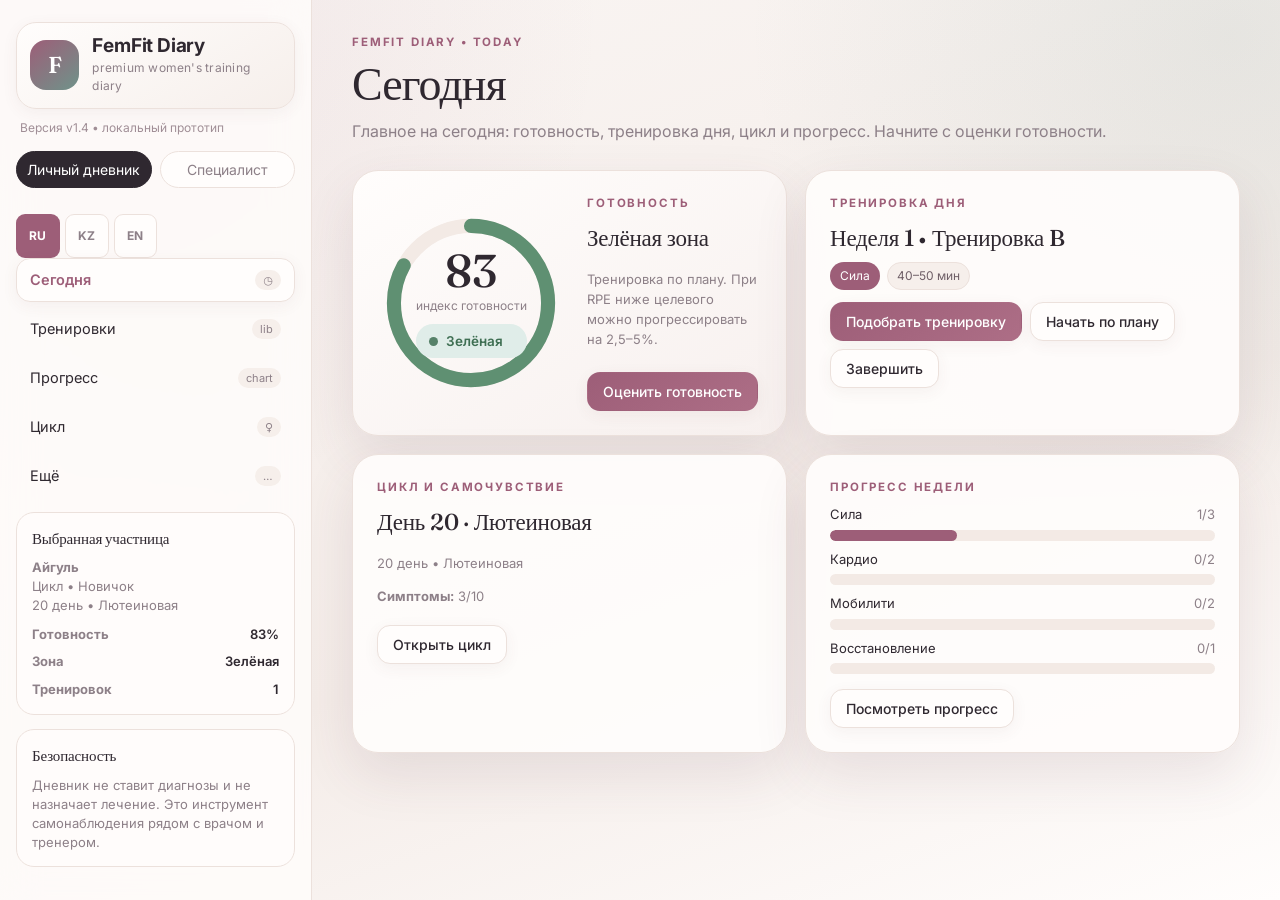
<file: app.html>
<!DOCTYPE html>
<html lang="ru">
<head>
  <meta charset="UTF-8" />
  <meta name="viewport" content="width=device-width, initial-scale=1.0" />
<link rel="manifest" href="manifest.json" />
<meta name="theme-color" content="#9d5e78" />
<meta name="mobile-web-app-capable" content="yes" />
<meta name="apple-mobile-web-app-capable" content="yes" />
<meta name="apple-mobile-web-app-status-bar-style" content="default" />
<meta name="apple-mobile-web-app-title" content="FemFit" />
<link rel="apple-touch-icon" href="assets/img/apple-touch-icon-180.png" />
<link rel="icon" type="image/png" sizes="192x192" href="assets/img/icon-192.png" />
  <title>FemFit Diary — v1.4</title>
  <link rel="preconnect" href="https://fonts.googleapis.com">
  <link rel="preconnect" href="https://fonts.gstatic.com" crossorigin>
  <link href="https://fonts.googleapis.com/css2?family=Fraunces:opsz,wght@9..144,400;9..144,500;9..144,600&family=Inter:wght@400;500;600;700&display=swap" rel="stylesheet">
  <style>
/* FemFit Diary — styles.css (вынесено из app.html). Подключается относительным путём для GitHub Pages и будущей упаковки. */
:root{
      --porcelain:#faf6f4; --cream:#f3eae5; --panel:#fffdfc; --panel2:#f6efeb;
      --ink:#2f2830; --muted:#8d8088; --line:#ece1dc;
      --plum:#9d5e78; --plum2:#b87e94; --plum-soft:#efdde4;
      --sage:#6f938a; --sage2:#8fb1a8; --sage-soft:#e0ede9;
      --gold:#c2a36b;
      --green:#5f9072; --yellow:#bb8f3f; --orange:#c47c4e; --red:#c25e66; --blue:#6f89a7;
      --accent:var(--plum); --accent2:var(--plum2);
      --shadow-sm:0 4px 16px rgba(95,60,70,.06);
      --shadow:0 22px 54px rgba(95,55,70,.11);
      --radius:26px; --sidebar:312px;
      --font-ui:'Inter',ui-sans-serif,system-ui,-apple-system,'Segoe UI',Roboto,sans-serif;
      --font-display:'Fraunces',Georgia,'Times New Roman',serif;
    }
    *{box-sizing:border-box}
    html{scroll-behavior:smooth}
    body{margin:0;font-family:var(--font-ui);color:var(--ink);font-size:15px;line-height:1.5;-webkit-font-smoothing:antialiased;
      background:
        radial-gradient(circle at 8% 2%,rgba(157,94,120,.10),transparent 34%),
        radial-gradient(circle at 96% 4%,rgba(111,147,138,.12),transparent 32%),
        linear-gradient(160deg,#faf6f4,#f4ece8 60%,#fffdfc);min-height:100vh}
    button,input,select,textarea{font-family:inherit}
    h1,h2,h3,h4{font-family:var(--font-display);font-weight:500;letter-spacing:-.01em}
    ::selection{background:var(--plum-soft)}
    :focus-visible{outline:2px solid var(--plum);outline-offset:2px}

    .app{display:grid;grid-template-columns:var(--sidebar) 1fr;min-height:100vh}
    .sidebar{position:sticky;top:0;height:100vh;padding:22px 16px;border-right:1px solid var(--line);background:rgba(255,253,252,.82);backdrop-filter:blur(18px);overflow:auto}
    .brand{display:flex;gap:13px;align-items:center;padding:13px;border:1px solid var(--line);border-radius:20px;background:linear-gradient(150deg,#fffdfc,#f6efeb);box-shadow:var(--shadow-sm);margin-bottom:6px}
    .brand-mark{width:50px;height:50px;border-radius:16px;display:grid;place-items:center;background:linear-gradient(140deg,var(--plum),var(--sage));color:#fff;font-family:var(--font-display);font-weight:600;font-size:23px}
    .brand h1{margin:0;font-size:19px;line-height:1.05}
    .brand p{margin:3px 0 0;color:var(--muted);font-size:12px;letter-spacing:.02em}
    .version{font-size:12px;color:#a08e96;margin:10px 0 14px 4px}
    .role-switch{display:grid;grid-template-columns:1fr 1fr;gap:8px;margin-bottom:14px}
    .role-switch button{border:1px solid var(--line);border-radius:999px;padding:9px;background:var(--panel);color:var(--muted);cursor:pointer;font-size:14px;transition:.16s}
    .role-switch button.active{background:var(--ink);color:#fff;border-color:var(--ink)}
    .nav{display:grid;gap:5px}
    .nav button{width:100%;text-align:left;border:1px solid transparent;border-radius:14px;background:transparent;color:var(--ink);padding:11px 13px;font-size:14.5px;cursor:pointer;transition:.16s ease;display:flex;align-items:center;justify-content:space-between;gap:8px}
    .nav button:hover,.nav button.active{background:var(--panel);border-color:var(--line);box-shadow:var(--shadow-sm);color:var(--plum)}
    .nav button.active{font-weight:600}
    .badge{font-size:11px;color:var(--muted);padding:3px 8px;border-radius:999px;background:var(--panel2);white-space:nowrap}
    .side-card{margin-top:14px;padding:15px;border-radius:18px;border:1px solid var(--line);background:rgba(255,253,252,.8)}
    .side-card h3{margin:0 0 8px;font-size:15px}
    .side-card p{margin:0;color:var(--muted);font-size:13px;line-height:1.45}
    .mini-status{display:grid;gap:8px;margin-top:10px}
    .mini-status span{display:flex;justify-content:space-between;gap:12px;font-size:13px;color:var(--muted)}
    .mini-status em{font-style:normal;color:var(--ink);font-weight:600}

    .content{padding:34px 40px 70px;max-width:1480px;width:100%;margin:0 auto}
    .topbar{display:flex;justify-content:space-between;gap:20px;align-items:flex-start;margin-bottom:26px}
    .kicker{color:var(--plum);text-transform:uppercase;letter-spacing:.16em;font-size:11.5px;font-weight:700;margin-bottom:9px;font-family:var(--font-ui)}
    .page-title{font-size:clamp(30px,4vw,46px);line-height:1.04;margin:0;letter-spacing:-.02em}
    .page-subtitle{color:var(--muted);margin:11px 0 0;max-width:860px;line-height:1.55;font-size:16px}
    .toolbar{display:flex;flex-wrap:wrap;gap:10px;justify-content:flex-end}
    .section{display:none}
    .section.active{display:block;animation:fade .22s ease}
    @keyframes fade{from{opacity:0;transform:translateY(6px)}to{opacity:1;transform:none}}

    .grid{display:grid;gap:18px}
    .cols-2{grid-template-columns:repeat(2,minmax(0,1fr))}
    .cols-3{grid-template-columns:repeat(3,minmax(0,1fr))}
    .cols-4{grid-template-columns:repeat(4,minmax(0,1fr))}
    .cols-5{grid-template-columns:repeat(5,minmax(0,1fr))}
    .card{border:1px solid var(--line);background:rgba(255,253,252,.92);border-radius:var(--radius);box-shadow:var(--shadow);padding:24px}
    .card.soft{background:rgba(246,239,235,.7);box-shadow:none}
    .card.hero{background:linear-gradient(150deg,#fffdfc,#f7f0ee);overflow:hidden}
    .card h2,.card h3{margin:0 0 12px}
    .card h2{font-size:23px}
    .card h3{font-size:18px}
    .card p{color:var(--muted);line-height:1.55}
    .muted{color:var(--muted)}.small{font-size:13px}.tiny{font-size:12px}
    .divider{height:1px;background:var(--line);margin:18px 0}
    .zone{padding:7px 13px;border-radius:999px;font-weight:600;display:inline-flex;align-items:center;gap:8px;font-size:13.5px;font-family:var(--font-ui)}
    .zone::before{content:"";width:9px;height:9px;border-radius:50%;background:currentColor;opacity:.85}
    .zone.green{background:var(--sage-soft);color:#3f6f53}
    .zone.yellow{background:#fbf1dd;color:#856221}
    .zone.orange{background:#fbe9dd;color:#9a5a31}
    .zone.red{background:#fbe2e3;color:#9c3f47}
    .zone.blue{background:#eaf1f8;color:#4f6c8a}

    .btn{border:1px solid var(--line);border-radius:13px;background:var(--panel);color:var(--ink);padding:10px 15px;font-size:14px;font-weight:500;cursor:pointer;transition:.16s ease;box-shadow:var(--shadow-sm);display:inline-flex;gap:8px;align-items:center;justify-content:center}
    .btn:hover{transform:translateY(-1px);box-shadow:0 12px 26px rgba(95,60,70,.12)}
    .btn:active{transform:translateY(0)}
    .btn.primary{background:linear-gradient(140deg,var(--plum),#ad6e86);color:#fff;border-color:transparent}
    .btn.green{background:linear-gradient(140deg,var(--sage),#7da498);color:#fff;border-color:transparent}
    .btn.gold{background:linear-gradient(140deg,var(--gold),#d2bb84);color:#fff;border-color:transparent}
    .btn.danger{background:#fdf3f3;color:var(--red);border-color:#eccacd}
    .btn.ghost{box-shadow:none;background:transparent}
    .btn.smallbtn{padding:6px 13px;font-size:13px;border-radius:11px;min-height:44px;display:inline-flex;align-items:center;justify-content:center}

    .input-grid{display:grid;grid-template-columns:repeat(4,minmax(0,1fr));gap:13px}
    .field{display:grid;gap:6px}
    .field label{font-size:13px;color:#7c6c74;display:flex;align-items:center;gap:6px}
    .field input,.field select,.field textarea{width:100%;border:1px solid var(--line);background:var(--panel);border-radius:13px;padding:11px 13px;font-size:15px;color:var(--ink);outline:none;transition:.14s}
    .field textarea{min-height:90px;resize:vertical}
    .field input:focus,.field select:focus,.field textarea:focus{border-color:var(--plum2);box-shadow:0 0 0 4px rgba(157,94,120,.13)}

    .hint{display:inline-grid;place-items:center;width:17px;height:17px;border-radius:50%;background:var(--plum-soft);color:var(--plum);font-size:11px;font-weight:700;cursor:help;position:relative;font-family:var(--font-ui);flex:none}
    .hint:hover,.hint:focus{outline:none}
    .hint::after{content:attr(data-tip);position:absolute;left:50%;bottom:calc(100% + 9px);transform:translateX(-50%) translateY(4px);width:230px;background:var(--ink);color:#fff;font-size:12px;font-weight:400;line-height:1.45;padding:10px 12px;border-radius:12px;box-shadow:var(--shadow);opacity:0;pointer-events:none;transition:.16s;z-index:50}
    .hint::before{content:"";position:absolute;left:50%;bottom:calc(100% + 3px);transform:translateX(-50%);border:6px solid transparent;border-top-color:var(--ink);opacity:0;transition:.16s;z-index:50}
    .hint:hover::after,.hint:focus::after,.hint:hover::before,.hint:focus::before{opacity:1;transform:translateX(-50%) translateY(0)}

    .choice-grid{display:grid;grid-template-columns:repeat(3,minmax(0,1fr));gap:14px}
    .choice{border:1px solid var(--line);border-radius:18px;padding:17px;background:var(--panel);cursor:pointer;transition:.16s ease}
    .choice h3{margin:0 0 7px;font-size:17px}
    .choice p{margin:0;color:var(--muted);font-size:13.5px;line-height:1.45}
    .choice:hover{border-color:var(--plum2)}
    .choice.active{border-color:var(--plum);box-shadow:0 14px 34px rgba(157,94,120,.16);background:linear-gradient(150deg,#fffdfc,#fbeff3)}

    .metric{padding:19px;border:1px solid var(--line);border-radius:18px;background:linear-gradient(150deg,#fffdfc,#f7f0ec);box-shadow:var(--shadow-sm)}
    .metric .label{color:var(--muted);font-size:12.5px;display:flex;align-items:center;gap:6px}
    .metric .value{font-family:var(--font-display);font-size:30px;font-weight:500;margin-top:6px;line-height:1.1}
    .metric .note{font-size:12px;color:var(--muted);margin-top:7px;line-height:1.4}

    .progressbar{height:11px;background:var(--cream);border-radius:999px;overflow:hidden}
    .progressbar>span{display:block;height:100%;border-radius:999px;background:linear-gradient(90deg,var(--plum2),var(--plum));width:0;transition:width .6s ease}

    /* ---- signature rings ---- */
    .ringwrap{display:flex;gap:22px;align-items:center;flex-wrap:wrap}
    .ring{position:relative;width:188px;height:188px;flex:none}
    .ring svg{width:100%;height:100%;transform:rotate(-90deg)}
    .cycle-ring svg{transform:none}
    .ring-track{fill:none;stroke:var(--cream);stroke-width:15}
    .ring-arc{fill:none;stroke-width:15;stroke-linecap:round;animation:ringdraw 1.15s cubic-bezier(.22,1,.36,1) forwards}
    @keyframes ringdraw{from{stroke-dashoffset:var(--circ)}to{stroke-dashoffset:var(--off)}}
    .cycle-marker{fill:#fff;stroke:var(--ink);stroke-width:3}
    .ring-center{position:absolute;inset:0;display:grid;place-content:center;text-align:center;gap:3px}
    .ring-num{font-family:var(--font-display);font-size:46px;font-weight:500;line-height:1}
    .ring-unit{font-size:12px;color:var(--muted)}
    .phase-tag{font-size:13px;font-weight:600;color:var(--plum);margin-top:2px}
    .ring-center .zone{margin-top:6px}
    .cyclegend{display:flex;flex-wrap:wrap;gap:10px;margin-top:6px}
    .cyclegend span{display:inline-flex;align-items:center;gap:6px;font-size:12px;color:var(--muted)}
    .cyclegend i{width:10px;height:10px;border-radius:3px;display:inline-block}

    /* ---- step flow (Сегодня) ---- */
    .stepflow{display:grid;gap:14px}
    .step{display:grid;grid-template-columns:auto 1fr;gap:14px;align-items:start;border:1px solid var(--line);border-radius:18px;background:var(--panel);padding:16px 18px}
    .step .num{width:30px;height:30px;border-radius:50%;display:grid;place-items:center;background:var(--plum-soft);color:var(--plum);font-weight:700;font-family:var(--font-display);font-size:15px}
    .step.done .num{background:var(--sage-soft);color:#3f6f53}
    .step h3{margin:0 0 4px;font-size:16px}
    .step p{margin:0;color:var(--muted);font-size:13.5px}

    /* ---- set editor (mobile-first cards) ---- */
    .seteditor{display:grid;gap:9px}
    .setrow{display:grid;grid-template-columns:30px repeat(5,1fr) auto;gap:9px;align-items:end;background:var(--panel);border:1px solid var(--line);border-radius:14px;padding:10px}
    .setrow .sn{font-family:var(--font-display);font-size:18px;color:var(--plum);align-self:center;text-align:center}
    .setrow .minif{display:grid;gap:4px}
    .setrow .minif label{font-size:11px;color:var(--muted)}
    .setrow .minif input{width:100%;border:1px solid var(--line);background:var(--panel2);border-radius:10px;padding:8px;font-size:14px;text-align:center}
    .setrow .e1{align-self:center;text-align:center;font-size:12px;color:var(--muted);white-space:nowrap}
    .setrow .e1 b{display:block;color:var(--ink);font-size:15px;font-family:var(--font-display)}

    .summary-badge{display:inline-flex;align-items:center;gap:6px;font-size:12.5px;font-weight:600;padding:5px 11px;border-radius:999px}
    .summary-badge.done{background:var(--sage-soft);color:#3f6f53}
    .summary-badge.partial{background:#fbf1dd;color:#856221}
    .summary-badge.skipped{background:#f0ebed;color:#796b72}
    .summary-badge.none{background:var(--panel2);color:var(--muted)}

    .client-list{display:grid;gap:12px}
    .client-row{display:grid;grid-template-columns:1.4fr .75fr .75fr .75fr auto;gap:12px;align-items:center;padding:15px;border:1px solid var(--line);border-radius:18px;background:var(--panel);cursor:pointer;transition:.16s}
    .client-row:hover{border-color:var(--plum2)}
    .client-row.active{border-color:var(--plum);box-shadow:0 12px 28px rgba(157,94,120,.15)}

    table{width:100%;border-collapse:separate;border-spacing:0;overflow:hidden;border-radius:16px;border:1px solid var(--line);background:var(--panel)}
    th,td{padding:11px 12px;border-bottom:1px solid var(--line);border-right:1px solid var(--line);vertical-align:middle;font-size:13.5px}
    th{background:var(--panel2);color:#6f5f67;font-weight:600;text-align:center;font-family:var(--font-ui)}
    td{text-align:left;color:var(--ink)}
    tr:last-child td{border-bottom:0}
    td:last-child,th:last-child{border-right:0}
    .table-wrap{overflow:auto;border-radius:16px}
    .num{text-align:center;white-space:nowrap}.nowrap{white-space:nowrap}
    .row-actions{display:flex;gap:8px;flex-wrap:wrap;justify-content:flex-end}
    .empty{padding:28px;border:1px dashed var(--line);border-radius:16px;color:var(--muted);background:rgba(255,253,252,.7);text-align:center}

    .chart{height:210px;border:1px solid var(--line);border-radius:18px;background:linear-gradient(180deg,#fffdfc,#f9f3ef);padding:12px;position:relative}
    .chart svg{width:100%;height:100%;display:block}
    .barlist{display:grid;gap:9px}
    .barrow{display:grid;grid-template-columns:150px 1fr 64px;gap:10px;align-items:center;font-size:13px}
    .bar{height:11px;background:var(--cream);border-radius:999px;overflow:hidden}
    .bar span{display:block;height:100%;background:linear-gradient(90deg,var(--sage),var(--plum2));border-radius:999px}

    .lib-card{border:1px solid var(--line);border-radius:18px;background:var(--panel);padding:16px;display:grid;gap:8px}
    .lib-card h4{font-size:17px;margin:0}
    .tagline{display:flex;gap:7px;flex-wrap:wrap}
    .tag{font-size:12px;color:#6f5f67;background:var(--panel2);border:1px solid var(--line);border-radius:999px;padding:4px 9px}

    .warning-list{display:grid;gap:10px}
    .warning{border:1px solid #eccacd;background:#fdf4f4;border-radius:16px;padding:15px;display:grid;grid-template-columns:auto 1fr;gap:12px;align-items:start}
    .warning .wm{width:30px;height:30px;border-radius:9px;display:grid;place-items:center;background:#f7dadc;color:#9c3f47;flex:none;font-size:16px}
    .warning h4{margin:0 0 4px;color:#9c3f47;font-size:14px}
    .warning p{margin:0;color:#6f5258;font-size:13.5px}

    .report-box{white-space:pre-wrap;line-height:1.55;color:#3a3138;background:var(--panel);border:1px solid var(--line);border-radius:16px;padding:18px;font-size:13.5px}

    .toast{position:fixed;right:22px;bottom:22px;background:var(--ink);color:#fff;border-radius:14px;padding:13px 17px;box-shadow:var(--shadow);opacity:0;transform:translateY(10px);transition:.2s ease;z-index:1000;font-size:14px}
    .toast.show{opacity:1;transform:none}
    .modal{position:fixed;inset:0;background:rgba(47,40,48,.4);backdrop-filter:blur(3px);display:none;align-items:center;justify-content:center;padding:20px;z-index:100}
    .modal.show{display:flex}
    .modal-card{max-width:900px;width:100%;max-height:88vh;overflow:auto;background:var(--panel);border:1px solid var(--line);border-radius:24px;box-shadow:0 30px 90px rgba(45,30,40,.32);padding:26px}
    .modal-card h2{margin-top:0}

    /* ---- mobile chrome ---- */
    .mobilebar{display:none}
    .scrim{display:none}
    .tabbar{display:none}

    @media(max-width:1160px){
      :root{--sidebar:264px}
      .cols-4,.cols-5{grid-template-columns:repeat(2,minmax(0,1fr))}
      .input-grid{grid-template-columns:repeat(2,minmax(0,1fr))}
      .choice-grid{grid-template-columns:1fr}
      .client-row{grid-template-columns:1fr 1fr}
      .content{padding:28px 24px 60px}
      .barrow{grid-template-columns:130px 1fr 56px}
    }
    @media(max-width:860px){
      .app{grid-template-columns:1fr}
      .sidebar{position:fixed;top:0;left:0;width:280px;height:100vh;z-index:90;transform:translateX(-104%);transition:transform .26s cubic-bezier(.4,0,.2,1);border-right:1px solid var(--line);box-shadow:0 0 60px rgba(45,30,40,.18)}
      .app.drawer-open .sidebar{transform:none}
      .scrim{display:block;position:fixed;inset:0;background:rgba(47,40,48,.4);opacity:0;pointer-events:none;transition:.22s;z-index:80}
      .app.drawer-open .scrim{opacity:1;pointer-events:auto}
      .mobilebar{display:flex;align-items:center;gap:12px;position:sticky;top:0;z-index:60;margin:-22px -16px 18px;padding:12px 16px;background:rgba(250,246,244,.92);backdrop-filter:blur(14px);border-bottom:1px solid var(--line)}
      .mobilebar .menu{width:42px;height:42px;border-radius:13px;border:1px solid var(--line);background:var(--panel);display:grid;place-items:center;cursor:pointer}
      .mobilebar .menu span{width:18px;height:2px;background:var(--ink);box-shadow:0 -5px 0 var(--ink),0 5px 0 var(--ink)}
      .mobilebar .mb-title{font-family:var(--font-display);font-size:18px;flex:1}
      .mobilebar .mb-role{font-size:12px;color:var(--muted);border:1px solid var(--line);border-radius:999px;padding:5px 11px;background:var(--panel)}
      .content{padding:22px 16px 96px}
      .topbar{display:block}
      .toolbar{justify-content:flex-start;margin-top:14px}
      .cols-2,.cols-3,.cols-4,.cols-5,.input-grid{grid-template-columns:1fr}
      .page-title{font-size:30px}
      .client-row{grid-template-columns:1fr 1fr}
      .metric .value{font-size:26px}
      .card{padding:18px;border-radius:20px}
      .ring{width:168px;height:168px}
      .ringwrap{justify-content:center}
      .setrow{grid-template-columns:repeat(3,1fr);gap:8px}
      .setrow .sn{grid-column:1/-1;text-align:left}
      .setrow .e1{grid-column:1/-1;text-align:left;display:flex;gap:8px;align-items:baseline}
      .tabbar{display:grid;grid-auto-flow:column;grid-auto-columns:1fr;position:fixed;bottom:0;left:0;right:0;z-index:70;background:rgba(255,253,252,.94);backdrop-filter:blur(16px);border-top:1px solid var(--line);padding:7px 6px max(7px,env(safe-area-inset-bottom))}
      .tabbar button{border:0;background:transparent;display:grid;justify-items:center;gap:3px;padding:6px 2px;cursor:pointer;color:var(--muted);font-size:10.5px;font-weight:500}
      .tabbar button .ic{width:23px;height:23px;display:grid;place-items:center;font-size:18px;line-height:1}
      .tabbar button.active{color:var(--plum)}
      .warning{grid-template-columns:1fr}
      .modal-card{padding:20px;border-radius:20px}
    }
    @media(prefers-reduced-motion:reduce){
      .ring-arc{animation:none;stroke-dashoffset:var(--off)}
      .section.active{animation:none}
      *{scroll-behavior:auto}
    }
  
  .backbtn{display:inline-flex;align-items:center;gap:6px;min-height:44px;padding:8px 14px;border:1px solid var(--line);background:var(--panel);color:var(--muted);border-radius:11px;font-size:14px;font-weight:600;cursor:pointer;margin-bottom:12px;transition:.15s}
  .backbtn:hover{color:var(--ink);border-color:var(--plum2)}
  .backbtn:focus-visible{outline:2px solid var(--plum);outline-offset:2px}
  .modal-back{margin-bottom:14px}

  .reclist{margin:8px 0 0;padding-left:18px}
  .reclist li{margin:4px 0;font-size:14px}
  .whybox{border:1px solid var(--line);border-radius:12px;padding:10px 14px;background:var(--panel);margin-top:4px}
  .whybox summary{cursor:pointer;font-weight:600;color:var(--plum);list-style:none}
  .whybox summary::-webkit-details-marker{display:none}
  .choice-grid button.choice{font:inherit;width:100%;min-height:44px;cursor:pointer}

  .lang-switch{display:inline-flex;gap:5px;flex-wrap:wrap}
  .role-switch + .lang-switch{margin-top:12px}
  .lang-switch button{min-height:44px;padding:6px 12px;border-radius:9px;border:1px solid var(--line);background:var(--panel);color:var(--muted);font-weight:700;font-size:12px;letter-spacing:.04em;cursor:pointer;transition:.15s}
  .lang-switch button.active{background:var(--plum);color:#fff;border-color:transparent}
  .lang-switch button:focus-visible{outline:2px solid var(--plum);outline-offset:2px}
  .mobilebar .lang-switch{margin-left:8px}
  .mobilebar .lang-switch button{min-height:44px;padding:5px 10px;font-size:11px}

  /* --- a11y / mobile QA (Этап 7) --- */
  .brand .brand-name{margin:0;font-size:19px;line-height:1.05;font-weight:700;letter-spacing:-.01em}
  a:focus-visible,button:focus-visible,[tabindex]:focus-visible,input:focus-visible,select:focus-visible,textarea:focus-visible{outline:2px solid var(--accent);outline-offset:2px}
  @media(max-width:480px){html,body{overflow-x:hidden}}

  /* exercise methodology library (структура; контент — отдельный эксперт) */
  .ex-media{display:grid;grid-template-columns:1fr 1fr;gap:10px;margin:12px 0}
  .ex-slot{aspect-ratio:4/3;border:1px dashed var(--line);border-radius:14px;display:grid;place-items:center;background:var(--panel);overflow:hidden}
  .ex-slot img,.ex-slot video{width:100%;height:100%;object-fit:cover}
  .ex-slot-ic{font-size:26px;color:var(--line)}
  .ex-sect{margin-top:12px}.ex-sect h4{margin:0 0 4px;font-size:14px}
  details.exgroup{border:1px solid var(--line);border-radius:12px;padding:8px 12px;margin-top:8px}
  details.exgroup summary{cursor:pointer;font-weight:600;list-style:none}
  details.exgroup summary::-webkit-details-marker{display:none}
  .exlist{display:flex;flex-wrap:wrap;gap:8px;margin-top:10px}
  .exitem{min-height:44px;padding:8px 12px;border:1px solid var(--line);border-radius:10px;background:var(--panel);color:var(--ink);cursor:pointer;font-size:13px}
  .exitem:focus-visible{outline:2px solid var(--accent);outline-offset:2px}

</style>
<!-- TODO: подключить аналитику (Plausible / GA / Метрика). Ключевые действия можно помечать data-event. -->
</head>
<body>
<!-- =====================================================================
  FemFit Diary — СВОДНЫЙ СПИСОК TODO (для владельца продукта; не отображается)
  Контент / тексты:
   - PILOT_FORM_URL: вставить реальную ссылку на форму пилота.
   - Контактный e-mail, правообладатель, юрисдикция (legal.html).
   - og-image 1200x630 для соцсетей.
   - Изображения упражнений: /assets/img/*.webp (методичка — отдельный эксперт).
   - Обучающие видео: /assets/video/* (структура mediaLibrary готова).
   - Профессиональная редактура KZ/EN перевода интерфейса.
   - Локализация текстов лендинга (RU/KZ/EN).
  Продукт / i18n:
   - i18n под-шаг 3: перевести кнопки и подсказки внутри экранов через t().
   - Интерактивный график цикла (сейчас образовательный SVG).
   - Выбор платформы аналитики (data-event уже расставлены).
  Архитектура / backend:
   - Заменить StorageService на API-синхронизацию после backend.
   - Авторизация и защищённые аккаунты; роль clinic_admin.
   - Юридическая и privacy-проверка перед облачным хранением.
   - Упаковка через Capacitor после стабилизации PWA.
   - Перенос на RN/Flutter: переиспользовать модели, тексты, алгоритмы.
   - Проверка текстов под правила App Store / Google Play (health apps).
   - (Опционально) вынос кода в assets/css + assets/js/*.js.
===================================================================== -->
<div class="app" id="app">
  <aside class="sidebar" id="sidebar">
    <div class="brand"><div class="brand-mark">F</div><div><div class="brand-name">FemFit Diary</div><p>premium women&#39;s training diary</p></div></div>
    <p class="version">Версия v1.4 • локальный прототип</p>
    <div class="role-switch"><button id="roleClient" onclick="setRole('client')">Личный дневник</button><button id="rolePro" onclick="setRole('pro')" data-event="specialist_open">Специалист</button></div>
    <div class="lang-switch" id="langSwitch" role="group" aria-label="Язык интерфейса"></div>
    <nav class="nav" id="nav"></nav>
    <div class="side-card"><h3>Выбранная участница</h3><p id="sideClient">—</p><div class="mini-status" id="sideMetrics"></div></div>
    <div class="side-card"><h3>Безопасность</h3><p>Дневник не ставит диагнозы и не назначает лечение. Это инструмент самонаблюдения рядом с врачом и тренером.</p></div>
  </aside>
  <div class="scrim" id="scrim" onclick="closeDrawer()"></div>
  <main class="content">
    <header class="mobilebar"><button class="menu" onclick="toggleDrawer()" aria-label="Меню"><span></span></button><div class="mb-title">FemFit Diary</div><div class="mb-role" id="mbRole">Личный дневник</div><div class="lang-switch" id="langSwitchMb" role="group" aria-label="Язык интерфейса"></div></header>
    <section id="onboarding" class="section"></section>
    <section id="dashboard" class="section"></section>
    <section id="profile" class="section"></section>
    <section id="female" class="section"></section>
    <section id="readiness" class="section"></section>
    <section id="programs" class="section"></section>
    <section id="today" class="section"></section>
    <section id="log" class="section"></section>
    <section id="sets" class="section"></section>
    <section id="progress" class="section"></section>
    <section id="library" class="section"></section>
    <section id="pro" class="section"></section>
    <section id="report" class="section"></section>
    <section id="redflags" class="section"></section>
    <section id="data" class="section"></section>
    <section id="more" class="section"></section>
    <section id="learn" class="section"></section>
    <section id="plan" class="section"></section>
  </main>
</div>
<nav class="tabbar" id="tabbar"></nav>
<div class="toast" id="toast"></div>
<div class="modal" id="modal"><div class="modal-card" id="modalCard"></div></div>
<script>
/* FemFit Diary — app.js (основная логика, вынесена из app.html единым модулем-IIFE).
   Подключается относительным путём; область видимости не менялась.
   TODO: при переходе на сборщик/ES-модули разнести на app/i18n/data/storage/recommendation/progress/safety/pwa.js. */
(function(){
const STORAGE_KEY='femfit_diary_360_v13';
/* =====================================================================
   DATA LAYER (StorageService + модели данных + роли) — port-ready
   Единый слой доступа к данным. Сейчас работает через localStorage,
   готов к замене на API без изменения вызывающего кода.
   TODO: заменить StorageService на API-синхронизацию после подключения backend.
   TODO: добавить авторизацию и защищённые аккаунты после подключения backend.
   TODO: перед облачной версией провести юридическую и privacy-проверку модели хранения данных.
   TODO: при переходе на React Native / Flutter переиспользовать модели данных,
         тексты, алгоритмы подбора тренировки и расчёта прогресса.
   ===================================================================== */
const ROLES={PARTICIPANT:'participant',SPECIALIST:'specialist',CLINIC_ADMIN:'clinic_admin'}; /* clinic_admin — будущая роль */
const StorageService={
  /* --- сырой слой: единственное место, где приложение трогает localStorage --- */
  _read(){ try{const raw=localStorage.getItem(STORAGE_KEY); return raw?JSON.parse(raw):null;}catch(e){return null;} },
  _load(){ const raw=this._read(); return raw?merge(defaultState(),raw):defaultState(); },
  _save(st){ try{localStorage.setItem(STORAGE_KEY,JSON.stringify(st));}catch(e){} },
  _clear(){ try{localStorage.removeItem(STORAGE_KEY);}catch(e){} },
  setLangPref(l){ try{localStorage.setItem('femfit_lang',l);}catch(e){} },
  getLangPref(){ try{return localStorage.getItem('femfit_lang');}catch(e){return null;} },
  /* --- доменный API (работает с активной участницей) --- */
  getUserProfile(){ const c=client()||{}; return createUserProfile({id:c.id,name:c.name,language:(state.language||'ru'),ageRange:c.ageRange,cycleMode:c.mode,trainingLevel:c.level,trainingGoal:c.goal,equipment:c.equipment,limitations:c.limitations,selectedPlanId:c.activeProgramId}); },
  saveUserProfile(p){ const c=client(); if(!c||!p)return; if(p.name!=null)c.name=p.name; if(p.cycleMode)c.mode=p.cycleMode; if(p.trainingLevel)c.level=p.trainingLevel; if(p.equipment)c.equipment=p.equipment; if(p.limitations!=null)c.limitations=p.limitations; if(p.selectedPlanId!==undefined)c.activeProgramId=p.selectedPlanId; save(); },
  getReadinessHistory(){ return (client()||{}).checkins||[]; },
  saveReadiness(entry){ const c=client(); if(!c)return; (c.checkins=c.checkins||[]).unshift(entry); save(); },
  getWorkoutHistory(){ return (client()||{}).workouts||[]; },
  saveWorkoutSession(session){ const c=client(); if(!c)return; (c.workouts=c.workouts||[]).unshift(session); save(); },
  getCycleHistory(){ return (client()||{}).cycleEntries||[]; },
  saveCycleEntry(entry){ const c=client(); if(!c)return; (c.cycleEntries=c.cycleEntries||[]).unshift(entry); save(); },
  getSelectedPlan(){ return (typeof activeProgram==='function')?activeProgram(client()):null; },
  saveSelectedPlan(planId){ const c=client(); if(!c)return; c.activeProgramId=planId; save(); },
  exportData(){ return window.exportData(); },
  importData(ev){ return window.importData(ev); }
};
/* currentUser / роли — заготовка под аккаунты (НЕ «Клиентка») */
function currentUser(){ const c=client()||{}; return {id:c.id||null, role:(state.role==='pro'?ROLES.SPECIALIST:ROLES.PARTICIPANT), name:c.name||'', language:(state.language||'ru'), trainingMode:c.mode||'cycle', cycleMode:c.mode||'cycle', selectedPlanId:c.activeProgramId||null, createdAt:c.createdAt||null}; }
function getParticipants(){ return (state.clients||[]).map(c=>({ id:c.id, name:c.name, ageRange:c.ageRange||'', cycleMode:c.mode, selectedPlan:((c.programs||[]).find(p=>p.id===c.activeProgramId)||{}).name||null, lastReadiness:(typeof readinessScore==='function'?readinessScore(c):null), lastWorkout:((c.workouts||[])[0]||{}).date||null, weeklyProgress:(typeof calculateWeeklyProgress==='function'?calculateWeeklyProgress(c).planCompletion:null), safetySignals:((((typeof latestCheckin==='function')?latestCheckin(c):null)||{}).pain>=6) })); }
/* ---- модели данных (фабрики: одна форма для текущего кода и будущего backend/RN/Flutter) ---- */
function createUserProfile(o={}){return {id:o.id||(typeof uid==='function'?uid():String(Date.now())),name:o.name||'',language:o.language||'ru',ageRange:o.ageRange||'',cycleMode:o.cycleMode||'cycle',trainingLevel:o.trainingLevel||'start',trainingGoal:o.trainingGoal||'',equipment:o.equipment||[],limitations:o.limitations||'',selectedPlanId:o.selectedPlanId||null};}
function createReadinessEntry(o={}){return {id:o.id||uid(),date:o.date||todayISO(),sleep:o.sleep??null,energy:o.energy??null,stress:o.stress??null,soreness:o.soreness??null,pain:o.pain??null,mood:o.mood??null,readinessScore:o.readinessScore??null,readinessZone:o.readinessZone||'',notes:o.notes||''};}
function createCycleEntry(o={}){return {id:o.id||uid(),date:o.date||todayISO(),cycleDay:o.cycleDay??null,phase:o.phase||'',symptoms:o.symptoms||[],bleeding:o.bleeding||'',discomfort:o.discomfort||'',notes:o.notes||'',menopauseStatus:o.menopauseStatus||''};}
function createTrainingPlan(o={}){return {id:o.id||uid(),title:o.title||'',durationWeeks:o.durationWeeks||12,level:o.level||'start',cycleMode:o.cycleMode||'cycle',weeklyStructure:o.weeklyStructure||[],workouts:o.workouts||[],progressionRules:o.progressionRules||'',deloadWeeks:o.deloadWeeks||[4,8]};}
function createWorkoutTemplate(o={}){return {id:o.id||uid(),title:o.title||'',type:o.type||'strength',duration:o.duration||30,level:o.level||'start',equipment:o.equipment||[],targetRPE:o.targetRPE||'',exercises:o.exercises||[],safetyNotes:o.safetyNotes||''};}
function createWorkoutSession(o={}){return {id:o.id||uid(),date:o.date||todayISO(),templateId:o.templateId||null,status:o.status||'',duration:o.duration||null,averageRPE:o.averageRPE??null,painBefore:o.painBefore??null,painAfter:o.painAfter??null,strengthSets:o.strengthSets||[],cardioData:o.cardioData||null,mobilityData:o.mobilityData||null,notes:o.notes||''};}
function createExercise(o={}){return {id:o.id||uid(),title:o.title||'',category:o.category||'',movementPattern:o.movementPattern||'',level:o.level||'',equipment:o.equipment||[],shortCue:o.shortCue||'',fullMethodology:o.fullMethodology||'',commonMistakes:o.commonMistakes||[],regressions:o.regressions||[],progressions:o.progressions||[],limitations:o.limitations||'',imageUrl:o.imageUrl||'',videoUrl:o.videoUrl||''};}
function createProgressSummary(o={}){return {weekNumber:o.weekNumber||1,planCompletion:o.planCompletion||0,strengthCompleted:o.strengthCompleted||0,cardioCompleted:o.cardioCompleted||0,mobilityCompleted:o.mobilityCompleted||0,recoveryCompleted:o.recoveryCompleted||0,averageReadiness:o.averageReadiness||0,averageRPE:o.averageRPE||0,averagePain:o.averagePain||0,recommendation:o.recommendation||''};}
/* Публичный API слоя данных (для будущих модулей / переноса). */
window.StorageService=StorageService; window.ROLES=ROLES; window.currentUser=currentUser; window.getParticipants=getParticipants;
window.createUserProfile=createUserProfile; window.createReadinessEntry=createReadinessEntry; window.createCycleEntry=createCycleEntry; window.createTrainingPlan=createTrainingPlan; window.createWorkoutTemplate=createWorkoutTemplate; window.createWorkoutSession=createWorkoutSession; window.createExercise=createExercise; window.createProgressSummary=createProgressSummary;

const $=id=>document.getElementById(id);
const todayISO=()=>new Date().toISOString().slice(0,10);
const uid=()=>Math.random().toString(36).slice(2,10)+Date.now().toString(36).slice(-4);
const esc=s=>String(s??'').replace(/[&<>"']/g,m=>({'&':'&amp;','<':'&lt;','>':'&gt;','"':'&quot;',"'":'&#39;'}[m]));
const fmt=(n,d=0)=>Number(n||0).toLocaleString('ru-RU',{maximumFractionDigits:d,minimumFractionDigits:d});
const modes={cycle:'Цикл',peri:'Перименопауза',post:'Постменопауза'};
const levels=['Новичок','Средний','Продвинутый'];
const patterns=['Коленно-доминантный','Тазово-доминантный','Горизонтальный жим','Горизонтальная тяга','Вертикальный жим','Вертикальная тяга','Кор','ВПН/лопатка','Переноски','Баланс','Кардио'];
const equipment=['Тренажёр','Блок','Свободные веса','Собственный вес','Резинки','Функциональное','Кардио'];
const clientNav=[['today','Сегодня','◷'],['library','Тренировки','lib'],['progress','Прогресс','chart'],['female','Цикл','♀'],['more','Ещё','…']];
const proNav=[['pro','Мои участницы','clients'],['report','Отчёт','report'],['dashboard','Дашборд участницы','dash'],['progress','Прогресс','chart'],['library','Тренировки','lib'],['more','Ещё','…']];
const baseExercises=[
{id:'leg_press',name:'Жим ногами',pattern:'Коленно-доминантный',equipment:'Тренажёр',level:'Новичок',muscles:'квадрицепсы, ягодичные',tech:'Таз прижат, колени по линии стоп, контролируемая амплитуда.',errors:'Отрыв таза, замыкание коленей, слишком глубокая амплитуда при боли.',reg:'Уменьшить амплитуду/вес',prog:'Увеличить вес или амплитуду',caution:'Боль в колене/пояснице.'},
{id:'goblet_squat',name:'Гоблет-присед',pattern:'Коленно-доминантный',equipment:'Свободные веса',level:'Новичок',muscles:'квадрицепсы, ягодичные, кор',tech:'Гантель у груди, колени по стопам, корпус устойчив.',errors:'Завал коленей, потеря пятки, округление спины.',reg:'Присед на ящик',prog:'Фронтальный присед',caution:'Боль в колене/ТБС.'},
{id:'box_squat',name:'Присед на ящик',pattern:'Коленно-доминантный',equipment:'Собственный вес',level:'Новичок',muscles:'квадрицепсы, ягодичные',tech:'Касание ящика без падения, контроль коленей.',errors:'Падение на опору, потеря корпуса.',reg:'Более высокий ящик',prog:'Гоблет-присед',caution:'Острая боль в колене.'},
{id:'split_squat',name:'Сплит-присед',pattern:'Коленно-доминантный',equipment:'Свободные веса',level:'Средний',muscles:'квадрицепсы, ягодичные, средняя ягодичная',tech:'Таз ровный, колено по стопе, медленный темп.',errors:'Потеря баланса, завал таза.',reg:'С опорой рукой',prog:'Болгарский сплит-присед',caution:'Колено/ТБС.'},
{id:'step_up',name:'Степ-ап',pattern:'Коленно-доминантный',equipment:'Собственный вес',level:'Средний',muscles:'ягодичные, квадрицепсы',tech:'Толчок верхней ногой, корпус стабилен.',errors:'Отталкивание нижней ногой, завал колена.',reg:'Низкая платформа',prog:'Гантели',caution:'Боль в колене.'},
{id:'rdl_db',name:'Румынская тяга с гантелями',pattern:'Тазово-доминантный',equipment:'Свободные веса',level:'Средний',muscles:'задняя поверхность бедра, ягодичные, разгибатели спины',tech:'Таз назад, нейтральная спина, гантели близко.',errors:'Округление спины, превращение в присед.',reg:'Хиндж с палкой',prog:'Румынская тяга со штангой',caution:'Боль в пояснице.'},
{id:'hip_thrust',name:'Хип-траст',pattern:'Тазово-доминантный',equipment:'Свободные веса',level:'Средний',muscles:'ягодичные, задняя поверхность бедра',tech:'Рёбра вниз, таз подкручен, пауза сверху.',errors:'Переразгибание поясницы.',reg:'Ягодичный мост',prog:'Штанга/тренажёр',caution:'Поясничный дискомфорт.'},
{id:'glute_bridge',name:'Ягодичный мост',pattern:'Тазово-доминантный',equipment:'Собственный вес',level:'Новичок',muscles:'ягодичные',tech:'Подъём таза без прогиба поясницы.',errors:'Толчок поясницей, отсутствие паузы.',reg:'Меньшая амплитуда',prog:'Хип-траст',caution:'Боль в пояснице.'},
{id:'back_extension',name:'Гиперэкстензия',pattern:'Тазово-доминантный',equipment:'Тренажёр',level:'Новичок',muscles:'ягодичные, разгибатели спины',tech:'Движение из таза, без переразгибания.',errors:'Рывки, чрезмерный прогиб.',reg:'Малая амплитуда',prog:'С диском',caution:'Поясница.'},
{id:'leg_curl',name:'Сгибание ног',pattern:'Тазово-доминантный',equipment:'Тренажёр',level:'Новичок',muscles:'задняя поверхность бедра',tech:'Таз стабилен, медленный возврат.',errors:'Рывок, отрыв таза.',reg:'Меньший вес',prog:'Пауза в сокращении',caution:'Судороги/сухожилия.'},
{id:'chest_press',name:'Жим от груди в тренажёре',pattern:'Горизонтальный жим',equipment:'Тренажёр',level:'Новичок',muscles:'грудные, трицепс, передняя дельта',tech:'Лопатки стабильны, локти не слишком высоко.',errors:'Плечи вперёд, резкий возврат.',reg:'Лёгкий вес',prog:'Жим гантелей',caution:'Боль в плече.'},
{id:'db_bench',name:'Жим гантелей лёжа',pattern:'Горизонтальный жим',equipment:'Свободные веса',level:'Средний',muscles:'грудные, трицепс',tech:'Контроль амплитуды, нейтральная лопатка.',errors:'Избыточное разведение локтей.',reg:'Тренажёр',prog:'Штанга',caution:'Плечо.'},
{id:'pushup',name:'Отжимания от опоры',pattern:'Горизонтальный жим',equipment:'Собственный вес',level:'Новичок',muscles:'грудные, трицепс, кор',tech:'Тело одной линией, локти контролируемо.',errors:'Провисание таза.',reg:'Выше опора',prog:'От пола',caution:'Запястье/плечо.'},
{id:'shoulder_press_machine',name:'Жим плеч в тренажёре',pattern:'Вертикальный жим',equipment:'Тренажёр',level:'Новичок',muscles:'дельтовидные, трицепс',tech:'Корпус стабилен, движение без боли.',errors:'Плечи к ушам, прогиб.',reg:'Меньше амплитуда',prog:'Гантели',caution:'Плечо.'},
{id:'landmine_press',name:'Landmine press',pattern:'Вертикальный жим',equipment:'Функциональное',level:'Средний',muscles:'передняя дельта, верх груди, трицепс',tech:'Диагональный жим вперёд-вверх, корпус стабилен.',errors:'Ротация корпуса, прогиб.',reg:'Двумя руками',prog:'Одной рукой',caution:'Плечо.'},
{id:'seated_row',name:'Горизонтальная тяга блока',pattern:'Горизонтальная тяга',equipment:'Блок',level:'Новичок',muscles:'широчайшие, ромбовидные, задняя дельта',tech:'Тянуть локтями, грудь раскрыта.',errors:'Сутулость, рывок корпусом.',reg:'Лёгкий блок',prog:'Пауза в сведении',caution:'Плечо/локоть.'},
{id:'chest_supported_row',name:'Тяга с опорой грудью',pattern:'Горизонтальная тяга',equipment:'Тренажёр',level:'Средний',muscles:'середина спины, широчайшие',tech:'Грудь на опоре, плечи вниз.',errors:'Рывки, подъём плеч.',reg:'Блок',prog:'Гантели',caution:'Плечо.'},
{id:'one_arm_cable_row',name:'Тяга одной рукой в блоке',pattern:'Горизонтальная тяга',equipment:'Блок',level:'Средний',muscles:'широчайшие, ромбовидные, кор',tech:'Корпус не вращается, локоть назад.',errors:'Поворот корпуса.',reg:'Двумя руками',prog:'Больше вес',caution:'Слабый кор.'},
{id:'lat_pulldown',name:'Тяга верхнего блока',pattern:'Вертикальная тяга',equipment:'Блок',level:'Новичок',muscles:'широчайшие, бицепс, нижняя трапеция',tech:'Тяга к верхней груди, не за голову.',errors:'Тяга за голову, рывки.',reg:'Меньше вес',prog:'Подтягивания',caution:'Плечо.'},
{id:'assisted_pullup',name:'Подтягивания с ассистом',pattern:'Вертикальная тяга',equipment:'Тренажёр',level:'Средний',muscles:'широчайшие, бицепс',tech:'Старт с депрессии лопаток, контроль.',errors:'Рывки, неполная амплитуда.',reg:'Верхний блок',prog:'Подтягивания',caution:'Плечо/локоть.'},
{id:'dead_bug',name:'Dead bug',pattern:'Кор',equipment:'Собственный вес',level:'Новичок',muscles:'поперечная мышца живота, стабилизаторы таза',tech:'Поясница стабильна, медленный темп.',errors:'Прогиб поясницы.',reg:'Только ноги',prog:'Руки+ноги',caution:'Острая боль в пояснице.'},
{id:'pallof',name:'Pallof press',pattern:'Кор',equipment:'Блок',level:'Новичок',muscles:'косые, поперечная мышца живота',tech:'Таз неподвижен, корпус не вращается.',errors:'Разворот корпуса.',reg:'Ближе к блоку',prog:'Дальше от блока',caution:'Боль в плече.'},
{id:'side_plank',name:'Боковая планка',pattern:'Кор',equipment:'Собственный вес',level:'Новичок',muscles:'косые, квадратная мышца поясницы',tech:'Тело в линию, шея нейтрально.',errors:'Провисание таза.',reg:'С коленей',prog:'Полная планка',caution:'Плечо.'},
{id:'farmers_walk',name:'Farmer’s walk',pattern:'Переноски',equipment:'Свободные веса',level:'Средний',muscles:'кор, трапеции, хват, ягодичные',tech:'Корпус высокий, шаг ровный.',errors:'Наклон, задержка дыхания.',reg:'Лёгкие гантели',prog:'Больше вес/дистанция',caution:'Поясница/хват.'},
{id:'external_rotation',name:'Наружная ротация плеча',pattern:'ВПН/лопатка',equipment:'Резинки',level:'Новичок',muscles:'подостная, малая круглая',tech:'Локоть 90°, плечо опущено, без рывка.',errors:'Увод локтя, движение корпусом.',reg:'Изометрия',prog:'Кроссовер',caution:'Боль/нестабильность плеча.'},
{id:'face_pull',name:'Face pull',pattern:'ВПН/лопатка',equipment:'Блок',level:'Средний',muscles:'задняя дельта, трапеция, наружные ротаторы',tech:'Тянуть к лицу, лопатки вниз-назад.',errors:'Прогиб, шея напряжена.',reg:'Резинка',prog:'С наружной ротацией',caution:'Плечо.'},
{id:'wall_slide',name:'Serratus wall slide',pattern:'ВПН/лопатка',equipment:'Резинки',level:'Новичок',muscles:'передняя зубчатая, нижняя трапеция',tech:'Скользить вверх без подъёма плеч.',errors:'Зажим шеи.',reg:'Без резинки',prog:'С резинкой',caution:'Боль в плече.'},
{id:'balance_tandem',name:'Тандем-стойка',pattern:'Баланс',equipment:'Собственный вес',level:'Новичок',muscles:'стопа, голень, стабилизаторы таза',tech:'Ровная стойка, взгляд вперёд.',errors:'Потеря осанки.',reg:'С опорой',prog:'Глаза закрыты/подушка',caution:'Риск падения.'},
{id:'incline_walk',name:'Ходьба на дорожке под наклоном',pattern:'Кардио',equipment:'Кардио',level:'Новичок',muscles:'сердечно-сосудистая система, ягодичные, голень',tech:'Умеренный темп, без держания за поручни при возможности.',errors:'Слишком высокая интенсивность.',reg:'Ровная ходьба',prog:'Интервалы',caution:'Одышка/АД/боль.'}
];
function seedClients(){
 const d=todayISO();
 return [
  {id:uid(),name:'Айгуль',age:34,mode:'cycle',level:'Новичок',goal:'сила, тонус, стабильный режим',equipment:'зал, тренажёры, гантели',height:168,weight:67,lastPeriod:'2026-06-01',cycleLength:28,menstruationLength:5,injuries:'нет значимых',notes:'Демо-участница с регулярным циклом.',onboardingDone:true,programs:[],activeProgramId:null,completedSessionIds:[],workouts:[],checkins:[],customExercises:[],selectedExerciseId:''},
  {id:uid(),name:'Марина',age:49,mode:'peri',level:'Средний',goal:'мышечная масса, сон, композиция тела',equipment:'зал',height:164,weight:72,lastPeriod:'2026-05-18',cycleLength:35,menstruationLength:5,injuries:'периодическая боль в колене',notes:'Демо-участница в перименопаузе.',onboardingDone:true,programs:[],activeProgramId:null,completedSessionIds:[],workouts:[],checkins:[],customExercises:[],selectedExerciseId:''},
  {id:uid(),name:'Елена',age:58,mode:'post',level:'Новичок',goal:'сила, баланс, костная плотность',equipment:'тренажёры, резинки',height:162,weight:69,lastPeriod:'',cycleLength:28,menstruationLength:5,injuries:'остеоартроз колена 1–2 ст.',notes:'Демо-участница в постменопаузе.',onboardingDone:true,programs:[],activeProgramId:null,completedSessionIds:[],workouts:[],checkins:[],customExercises:[],selectedExerciseId:''}
 ];
}
function defaultState(){return {role:'client',language:'ru',currentSection:'',activeClientId:null,clients:seedClients(),pro:{selectedClientId:null,reportText:''}}}
let state=load();
if(!state.activeClientId) state.activeClientId=state.clients[0]?.id;
if(!state.pro.selectedClientId) state.pro.selectedClientId=state.activeClientId;
ensureDemoData();
function load(){return StorageService._load();}
function merge(a,b){ if(Array.isArray(a))return Array.isArray(b)?b:a; if(a&&typeof a==='object'){const o={...a}; if(b&&typeof b==='object')Object.keys(b).forEach(k=>o[k]=merge(a[k],b[k])); return o;} return b===undefined?a:b; }
function save(){StorageService._save(state);}
function client(){return state.clients.find(c=>c.id===state.activeClientId)||state.clients[0];}
function selectedClient(){return state.clients.find(c=>c.id===state.pro.selectedClientId)||client();}
function setActiveClient(id){state.activeClientId=id; state.pro.selectedClientId=id; save(); renderAll();}
window.setActiveClient=setActiveClient;
function allExercises(c=client()){return [...baseExercises,...(c.customExercises||[])];}
function toast(msg){const t=$('toast');t.textContent=msg;t.classList.add('show');setTimeout(()=>t.classList.remove('show'),2200)}
function top(id,title,subtitle,actions=''){ if(typeof SCREEN_I18N!=='undefined' && lang()!=='ru' && SCREEN_I18N[id]){ const _m=SCREEN_I18N[id]; if(_m.title&&_m.title[lang()])title=_m.title[lang()]; if(_m.subtitle&&_m.subtitle[lang()])subtitle=_m.subtitle[lang()]; } const back=(id==='today'||id==='onboarding')?'':`<button class="backbtn" type="button" aria-label="Вернуться назад" onclick="goBack()">← Назад</button>`;return `<div class="topbar"><div>${back}<div class="kicker">FemFit Diary • ${esc(id)}</div><h1 class="page-title">${esc(title)}</h1><p class="page-subtitle">${subtitle}</p></div><div class="toolbar">${actions}</div></div>`}
function stat(label,value,note=''){return `<div class="metric"><div class="label">${esc(label)}</div><div class="value">${value}</div><div class="note">${note}</div></div>`}
function zoneClass(z){return z==='Зелёная'?'green':z==='Жёлтая'?'yellow':z==='Оранжевая'?'orange':z==='Красная'?'red':'blue'}
const navHistory=[];
function show(id,isBack){if(!isBack && state.currentSection && state.currentSection!==id){navHistory.push(state.currentSection); if(navHistory.length>40)navHistory.shift();}document.querySelectorAll('.section').forEach(s=>s.classList.remove('active'));$(id)?.classList.add('active');state.currentSection=id;save();renderSection(id);applyI18n($(id));document.querySelectorAll('.nav button').forEach(b=>b.classList.toggle('active',b.dataset.id===id));buildTabbar();closeDrawer();try{window.scrollTo(0,0)}catch(e){}}
window.show=show;
function setRole(role){state.role=role; if(role==='pro' && !['pro','report'].includes(state.currentSection)) state.currentSection='pro'; if(role==='client' && ['pro','report'].includes(state.currentSection)) state.currentSection='dashboard'; save(); initNav(); show(state.currentSection);}
window.setRole=setRole;

/* ===== i18n scaffold v2.2 (RU / KZ / EN) =====
   TODO: провести профессиональную редактуру казахской и английской версии интерфейса.
   TODO: расширить покрытие строк интерфейса (под-шаг 2): заголовки экранов, кнопки, подсказки. */
const translations={
  ru:{nav_today:'Сегодня',nav_workouts:'Тренировки',nav_progress:'Прогресс',nav_cycle:'Цикл',nav_more:'Ещё',nav_participants:'Мои участницы',nav_report:'Отчёт',nav_dashboard:'Дашборд участницы',role_participant:'Личный дневник',role_specialist:'Специалист',lang_label:'Язык'},
  kk:{nav_today:'Бүгін',nav_workouts:'Жаттығулар',nav_progress:'Прогресс',nav_cycle:'Цикл',nav_more:'Тағы',nav_participants:'Қатысушыларым',nav_report:'Есеп',nav_dashboard:'Қатысушы панелі',role_participant:'Жеке күнделік',role_specialist:'Маман',lang_label:'Тіл'},
  en:{nav_today:'Today',nav_workouts:'Workouts',nav_progress:'Progress',nav_cycle:'Cycle',nav_more:'More',nav_participants:'My participants',nav_report:'Report',nav_dashboard:'Participant dashboard',role_participant:'Personal diary',role_specialist:'Specialist',lang_label:'Language'}
};
const SCREEN_I18N={
  today:{title:{kk:'Бүгін',en:'Today'},subtitle:{kk:'Бүгінгі басты ақпарат: дайындық, бүгінгі жаттығу және цикл.',en:'Today at a glance: readiness, today’s workout and cycle.'}},
  readiness:{title:{kk:'Дайындық',en:'Readiness'},subtitle:{kk:'Жаттығу алдындағы қысқа тексеру. Осыдан дайындық деңгейі есептеледі.',en:'A short pre-workout check-in that calculates your readiness.'}},
  programs:{title:{kk:'12 апталық бағдарламалар',en:'12-week programs'},subtitle:{kk:'Режим, деңгей және форматқа сай бағдарламаны таңдаңыз.',en:'Choose a program by mode, level and format.'}},
  female:{title:{kk:'Цикл және күй',en:'Cycle and state'},subtitle:{kk:'Цикл, перименопауза немесе постменопауза. Жүктеме күйге қарай бейімделеді.',en:'Cycle, perimenopause or postmenopause. Load adapts to how you feel.'}},
  plan:{title:{kk:'Менің жоспарым',en:'My plan'},subtitle:{kk:'Бағдарламаңыз, ағымдағы апта және жақын жаттығу.',en:'Your program, current week and next workout.'}},
  progress:{title:{kk:'Прогресс',en:'Progress'},subtitle:{kk:'Төрт сұраққа қарапайым жауап: жоспар, прогресс, қалпына келу және әрі қарай не істеу.',en:'A simple answer to four questions: plan, progress, recovery and what’s next.'}},
  library:{title:{kk:'Жаттығулар кітапханасы',en:'Workout library'},subtitle:{kk:'Дайын жаттығулар: күш және сплиттер, кардио, мобилити және қалпына келу.',en:'Ready-made workouts: strength and splits, cardio, mobility and recovery.'}},
  redflags:{title:{kk:'Қауіпсіздік сигналдары',en:'Safety signals'},subtitle:{kk:'Жүктемені тоқтатып, маманға жүгіну қажет жағдайлар.',en:'Conditions where you should stop training and consult a specialist.'}},
  data:{title:{kk:'Деректер',en:'Data'},subtitle:{kk:'Жергілікті базаны экспорттау, импорттау және тазалау. Деректер құрылғыда сақталады.',en:'Export, import and reset the local database. Data stays on your device.'}},
  more:{title:{kk:'Тағы',en:'More'},subtitle:{kk:'Профиль, бағдарламалар, күнделік, деректер және құжаттар — бір жерде.',en:'Profile, programs, diary, data and documents — all in one place.'}},
  learn:{title:{kk:'Оқу',en:'Learning'},subtitle:{kk:'Техника, жүктеме және қауіпсіздік бойынша қысқа материалдар.',en:'Short materials on technique, load and safety.'}},
  profile:{title:{kk:'Профиль',en:'Profile'}},
  pro:{title:{kk:'Қатысушыларым',en:'My participants'}},
  report:{title:{kk:'Есеп',en:'Report'}}
};
/* TODO: расширить i18n на кнопки и подсказки внутри экранов (под-шаг 3) и профессионально отредактировать KZ/EN. */
function lang(){ return (typeof state!=='undefined' && state && state.language) || 'ru'; }
function t(key){ const L=translations[lang()]||translations.ru; return (L&&L[key])||translations.ru[key]||key; }
const NAVKEY={today:'nav_today',library:'nav_workouts',progress:'nav_progress',female:'nav_cycle',more:'nav_more',pro:'nav_participants',report:'nav_report',dashboard:'nav_dashboard'};
function navLabel(id,fallback){ return NAVKEY[id]?t(NAVKEY[id]):fallback; }
window.setLang=function(l){ if(!translations[l])return; state.language=l; StorageService.setLangPref(l); save(); initNav(); renderAll(); show(state.currentSection||'more', true); };
function renderLangSwitch(){ const html=['ru','kk','en'].map(l=>`<button type="button" class="${lang()===l?'active':''}" onclick="setLang('${l}')" data-event="language_change" aria-label="${l==='kk'?'Қазақша':l==='en'?'English':'Русский'}">${l==='kk'?'KZ':l.toUpperCase()}</button>`).join(''); const a=document.getElementById('langSwitch'); if(a)a.innerHTML=html; const b=document.getElementById('langSwitchMb'); if(b)b.innerHTML=html; }
window.t=t; window.lang=lang; window.translations=translations; window.renderLangSwitch=renderLangSwitch;
const UI_PHRASES={
  'Подобрать тренировку':{kk:'Жаттығу таңдау',en:'Pick a workout'},
  'Начать тренировку':{kk:'Жаттығуды бастау',en:'Start workout'},
  'Начать по плану':{kk:'Жоспармен бастау',en:'Start by plan'},
  'Подобрать вместо этого':{kk:'Орнына таңдау',en:'Pick instead'},
  'Завершить':{kk:'Аяқтау',en:'Finish'},
  'Завершить тренировку':{kk:'Жаттығуды аяқтау',en:'Finish workout'},
  'Оценить готовность':{kk:'Дайындықты бағалау',en:'Assess readiness'},
  'Мой план':{kk:'Менің жоспарым',en:'My plan'},
  'Выбрать программу':{kk:'Бағдарлама таңдау',en:'Choose a program'},
  'Сделать проще':{kk:'Жеңілдету',en:'Make it easier'},
  'Заменить на кардио':{kk:'Кардиоға ауыстыру',en:'Switch to cardio'},
  'Заменить на восстановление':{kk:'Қалпына келуге ауыстыру',en:'Switch to recovery'},
  'Выбрать другой':{kk:'Басқасын таңдау',en:'Choose another'},
  'Показать тренировку':{kk:'Жаттығуды көрсету',en:'Show workout'},
  'Далее':{kk:'Әрі қарай',en:'Next'},
  'Назад':{kk:'Артқа',en:'Back'},
  '← Назад':{kk:'← Артқа',en:'← Back'},
  'Отмена':{kk:'Бас тарту',en:'Cancel'},
  'Сохранить':{kk:'Сақтау',en:'Save'},
  'Начать':{kk:'Бастау',en:'Start'},
  'Сохранить и закрыть':{kk:'Сақтап жабу',en:'Save and close'},
  'Добавить':{kk:'Қосу',en:'Add'},
  'Открыть дневник':{kk:'Күнделікті ашу',en:'Open diary'},
  'Записаться в пилот':{kk:'Пилотқа жазылу',en:'Join the pilot'},
  'Экспорт':{kk:'Экспорт',en:'Export'},
  'Импорт':{kk:'Импорт',en:'Import'},
  'Сбросить':{kk:'Тазалау',en:'Reset'},
  'Подобрать':{kk:'Таңдау',en:'Pick'}
};
/* applyI18n: переводит подписи кнопок после отрисовки (только листовые кнопки, по точному совпадению).
   RU не меняется (ранний выход). TODO: расширить на подсказки и профессионально отредактировать KZ/EN. */
function applyI18n(root){ if(!root || lang()==='ru')return; const L=lang(); root.querySelectorAll('button, .btn, a.btn, .qs-btn').forEach(el=>{ if(el.childElementCount!==0)return; const txt=(el.textContent||'').trim(); const tr=UI_PHRASES[txt]; if(tr&&tr[L])el.textContent=tr[L]; }); }
window.applyI18n=applyI18n; window.UI_PHRASES=UI_PHRASES;


function initNav(){const nav=$('nav'); const items=state.role==='pro'?proNav:clientNav; nav.innerHTML=items.map(([id,label,b])=>`<button data-id="${id}" onclick="show('${id}')"><span>${navLabel(id,label)}</span><span class="badge">${b}</span></button>`).join(''); $('roleClient').classList.toggle('active',state.role==='client'); $('rolePro').classList.toggle('active',state.role==='pro'); const rc=$('roleClient'); if(rc)rc.textContent=t('role_participant'); const rp=$('rolePro'); if(rp)rp.textContent=t('role_specialist'); const mb=$('mbRole'); if(mb)mb.textContent=state.role==='pro'?t('role_specialist'):t('role_participant'); renderLangSwitch(); buildTabbar();}
function updateSide(){const c=client(); const ci=cycleInfo(todayISO(),c); const score=readinessScore(c); const z=readinessZone(score); $('sideClient').innerHTML=`<b>${esc(c.name)}</b><br>${modes[c.mode]} • ${esc(c.level)}<br><span class="small muted">${c.mode==='cycle'?ci.note:'Симптомы и восстановление'}</span>`; $('sideMetrics').innerHTML=`<span><b>Готовность</b><em>${score}%</em></span><span><b>Зона</b><em>${z}</em></span><span><b>Тренировок</b><em>${c.workouts.length}</em></span>`;}
function parseDate(v){ if(!v)return null; const s=String(v).trim(); if(/^\d{4}-\d{2}-\d{2}$/.test(s))return new Date(s+'T00:00:00'); const m=s.match(/^(\d{1,2})\.(\d{1,2})\.(\d{4})$/); if(m)return new Date(`${m[3]}-${m[2].padStart(2,'0')}-${m[1].padStart(2,'0')}T00:00:00`); const d=new Date(s); return isNaN(d)?null:d;}
function dayDiff(a,b){return Math.floor((parseDate(a)-parseDate(b))/(1000*60*60*24));}
function cycleInfo(date=todayISO(),c=client()){ if(c.mode!=='cycle') return {day:'—',phase:modes[c.mode],note:modes[c.mode]}; const lp=parseDate(c.lastPeriod); const len=Number(c.cycleLength||28); const men=Number(c.menstruationLength||5); if(!lp||!len)return {day:'—',phase:'Не рассчитано',note:'Введите дату 1-го дня цикла'}; const diff=dayDiff(date,c.lastPeriod); const day=((diff%len)+len)%len+1; let phase=day<=men?'Менструальная':day<=12?'Фолликулярная':day<=16?'Овуляторное окно':'Лютеиновая'; return {day,phase,note:`${day} день • ${phase}`};}
function latestCheckin(c=client()){return (c.checkins||[]).slice().sort((a,b)=>String(b.date).localeCompare(String(a.date)))[0]||null;}
function readinessScore(c=client()){ const ch=latestCheckin(c); if(!ch)return 76; const sleep=Number(ch.sleep||3), energy=Number(ch.energy||3), mood=Number(ch.mood||3), motivation=Number(ch.motivation||3); const stress=Number(ch.stress||3), soreness=Number(ch.soreness||2); const pain=Number(ch.pain||0), fem=Number(ch.femaleSymptoms||0); const positive=((sleep+energy+mood+motivation)/20)*55; const recovery=((6-stress)+(6-soreness))/10*25; const symptomPenalty=Math.min(25,pain*2.2+fem*1.4); return Math.max(0,Math.min(100,Math.round(positive+recovery+25-symptomPenalty)));}
function readinessZone(score=readinessScore()){return score>=75?'Зелёная':score>=55?'Жёлтая':score>=35?'Оранжевая':'Красная'}
function readinessAdvice(c=client()){ const score=readinessScore(c), z=readinessZone(score), ch=latestCheckin(c); const pain=Number(ch?.pain||0), fem=Number(ch?.femaleSymptoms||0); if(pain>=6) return 'Боль ≥6/10: тренировку не проводить, нужна очная оценка/коррекция плана.'; if(z==='Зелёная') return 'Тренировка по плану. При RPE ниже целевого можно прогрессировать на 2,5–5%.'; if(z==='Жёлтая') return 'Снизить вес на 5–10% или убрать 1 подход в базовых упражнениях. HIIT не усиливать.'; if(z==='Оранжевая') return 'Лёгкая тренировка: техника, мобилизация, ходьба, кор без провокации боли. Объём снизить на 20–40%.'; return 'Восстановительный день. При красных флагах, боли или кровотечении — медицинская оценка.';}
function e1rm(weight,reps){weight=Number(weight||0);reps=Number(reps||0); if(!weight||!reps)return 0; return weight*(1+reps/30)}
function tonnage(w){return (w.exercises||[]).flatMap(e=>e.sets||[]).reduce((s,x)=>s+Number(x.weight||0)*Number(x.reps||0),0)}
function avgWorkoutRPE(w){const sets=(w.exercises||[]).flatMap(e=>e.sets||[]).filter(s=>s.rpe); if(!sets.length)return 0; return sets.reduce((a,b)=>a+Number(b.rpe||0),0)/sets.length}
function avgRPE(c=client()){const arr=c.workouts||[]; const sets=arr.flatMap(w=>(w.exercises||[]).flatMap(e=>e.sets||[])).filter(s=>s.rpe); if(!sets.length)return 0; return sets.reduce((a,b)=>a+Number(b.rpe||0),0)/sets.length}
function activeProgram(c=client()){return (c.programs||[]).find(p=>p.id===c.activeProgramId)||c.programs?.[0]||null;}
function nextSession(c=client()){const p=activeProgram(c); if(!p)return null; return p.sessions.find(s=>!c.completedSessionIds.includes(s.id))||p.sessions[p.sessions.length-1];}
function setClientField(k,v){const c=client(); c[k]=isNaN(v)||v===''?v:Number(v); save(); renderAll();}
window.setClientField=setClientField;
function ensureDemoData(){ state.clients.forEach(c=>{ if(!c.checkins.length){c.checkins.push({id:uid(),date:todayISO(),sleep:4,energy:4,stress:2,mood:4,soreness:2,pain:c.mode==='peri'?3:1,femaleSymptoms:c.mode==='cycle'?3:(c.mode==='peri'?5:2),motivation:4});} if(!c.programs.length){generateProgramForClient(c,false);} if(!c.workouts.length){const s=nextSession(c); if(s){ createWorkoutFromSessionForClient(c,s,false); const w=c.workouts[0]; w.date=new Date(Date.now()-86400000*3).toISOString().slice(0,10); (w.exercises||[]).forEach((e,ei)=>e.sets.forEach((set,si)=>{ set.reps=ei===4?10:8+si; set.weight=ei===4?0:(ei+1)*10+si*2.5; set.rpe=ei===4?6:7; set.rir=3; set.pain=c.mode==='peri'&&ei===0?3:1;})); }} }); save();}
function programTemplates(mode,level){
 const beginner={A:['leg_press','glute_bridge','chest_press','seated_row','dead_bug'],B:['goblet_squat','back_extension','landmine_press','lat_pulldown','pallof'],C:['step_up','leg_curl','pushup','external_rotation','side_plank'],D:['box_squat','hip_thrust','shoulder_press_machine','chest_supported_row','farmers_walk']};
 const medium={A:['goblet_squat','rdl_db','db_bench','seated_row','pallof'],B:['split_squat','hip_thrust','landmine_press','lat_pulldown','side_plank'],C:['step_up','leg_curl','chest_press','one_arm_cable_row','farmers_walk'],D:['leg_press','back_extension','shoulder_press_machine','assisted_pullup','dead_bug']};
 const advanced={A:['goblet_squat','rdl_db','db_bench','chest_supported_row','pallof'],B:['split_squat','hip_thrust','landmine_press','assisted_pullup','farmers_walk'],C:['step_up','leg_curl','pushup','one_arm_cable_row','side_plank'],D:['leg_press','back_extension','shoulder_press_machine','lat_pulldown','external_rotation']};
 let tpl=level==='Продвинутый'?advanced:(level==='Средний'?medium:beginner);
 if(mode==='post') tpl={A:['leg_press','glute_bridge','chest_press','seated_row','dead_bug'],B:['box_squat','back_extension','landmine_press','lat_pulldown','balance_tandem'],C:['step_up','leg_curl','chest_supported_row','external_rotation','farmers_walk'],D:['incline_walk','hip_thrust','shoulder_press_machine','seated_row','side_plank']};
 if(mode==='peri'&&level==='Новичок') tpl={A:['leg_press','rdl_db','chest_press','seated_row','pallof'],B:['split_squat','glute_bridge','landmine_press','lat_pulldown','side_plank'],C:['goblet_squat','back_extension','chest_supported_row','external_rotation','incline_walk']};
 return tpl;
}
function blockForWeek(w){ if([4,8].includes(w)) return {name:'Deload',sets:2,reps:'10–12',rpe:'5–6',rir:'4–5'}; if(w<=3)return {name:'Адаптация',sets:3,reps:'8–12',rpe:'6–7',rir:'3–4'}; if(w<=7)return {name:'Накопление',sets:4,reps:'8–10',rpe:'7–8',rir:'2–3'}; if(w<=11)return {name:'Интенсификация',sets:4,reps:'6–8',rpe:'7–8',rir:'1–3'}; return {name:'Закрепление',sets:3,reps:'8–10',rpe:'6–7',rir:'3–4'};}
function addDays(date,n){const d=parseDate(date); d.setDate(d.getDate()+n); return d.toISOString().slice(0,10)}

/* ===== training engine v1.6: program catalog, onboarding match, day substitution ===== */
const SB={
 FB_A:{label:'Фуллбоди A',ids:['leg_press','glute_bridge','chest_press','seated_row','dead_bug']},
 FB_B:{label:'Фуллбоди B',ids:['goblet_squat','back_extension','landmine_press','lat_pulldown','pallof']},
 FB_C:{label:'Фуллбоди C',ids:['step_up','leg_curl','pushup','external_rotation','side_plank']},
 UP_A:{label:'Верх A',ids:['db_bench','seated_row','landmine_press','lat_pulldown','external_rotation']},
 UP_B:{label:'Верх B',ids:['chest_press','one_arm_cable_row','shoulder_press_machine','assisted_pullup','side_plank']},
 LO_A:{label:'Низ A',ids:['goblet_squat','rdl_db','leg_press','leg_curl','pallof']},
 LO_B:{label:'Низ B',ids:['split_squat','hip_thrust','box_squat','back_extension','dead_bug']},
 GL:{label:'Ягодицы и ноги',ids:['hip_thrust','glute_bridge','split_squat','back_extension','side_plank']},
 LO_STR:{label:'Низ: сила',ids:['box_squat','rdl_db','leg_press','leg_curl','pallof']},
 UP_STR:{label:'Верх: сила',ids:['db_bench','chest_supported_row','shoulder_press_machine','lat_pulldown','external_rotation']},
 UP_HYP:{label:'Верх: гипертрофия',ids:['chest_press','seated_row','landmine_press','one_arm_cable_row','side_plank']},
 LO_AX:{label:'Низ + осевая',ids:['box_squat','hip_thrust','step_up','back_extension','balance_tandem']}
};
const PROGRAM_CATALOG=[
 {id:'p_omc_beg',mode:'cycle',level:'Новичок',format:'Фуллбоди',name:'Цикл · Новичок · Fullbody 3×',focus:'Техника, базовые паттерны, привычка к дневнику',week:[{t:'s',k:'FB_A'},{t:'c',l:'tl_tread2'},{t:'s',k:'FB_B'},{t:'m',l:'tl_mobhip'},{t:'s',k:'FB_C'}]},
 {id:'p_omc_mid_fb',mode:'cycle',level:'Средний',format:'Фуллбоди + кардио',name:'Цикл · Средний · Fullbody + Cardio',focus:'Прогрессия, силовая выносливость, кардио Zone 2',week:[{t:'s',k:'FB_A'},{t:'c',l:'tl_tread2'},{t:'s',k:'FB_B'},{t:'c',l:'tl_walk'},{t:'s',k:'FB_C'},{t:'m',l:'tl_recafter'}]},
 {id:'p_omc_mid_ul',mode:'cycle',level:'Средний',format:'Upper/Lower',name:'Цикл · Средний · Upper/Lower 4×',focus:'Гипертрофия и разнообразие паттернов',week:[{t:'s',k:'UP_A'},{t:'s',k:'LO_A'},{t:'c',l:'tl_ellip2'},{t:'s',k:'UP_B'},{t:'s',k:'LO_B'},{t:'m',l:'tl_mobtspine'}]},
 {id:'p_omc_adv',mode:'cycle',level:'Продвинутый',format:'Push/Pull/Legs',name:'Цикл · Продвинутый · Strength + Hypertrophy',focus:'Силовые блоки и гипертрофия, контроль объёма',week:[{t:'s',k:'LO_STR'},{t:'s',k:'UP_STR'},{t:'c',l:'tl_bike2'},{t:'s',k:'GL'},{t:'s',k:'UP_HYP'},{t:'m',l:'tl_recafter'}]},
 {id:'p_peri_beg',mode:'peri',level:'Новичок',format:'Силовая + кардио',name:'Перименопауза · Новичок · Strength Base + Walking',focus:'Силовая база и ходьба, мягкий старт',week:[{t:'s',k:'FB_A'},{t:'c',l:'tl_walk'},{t:'s',k:'FB_B'},{t:'m',l:'tl_mobhip'},{t:'c',l:'tl_walk'}]},
 {id:'p_peri_mid',mode:'peri',level:'Средний',format:'Upper/Lower',name:'Перименопауза · Средний · Upper/Lower + Zone 2',focus:'Сила и умеренное кардио, контроль восстановления',week:[{t:'s',k:'UP_A'},{t:'s',k:'LO_A'},{t:'c',l:'tl_ellip2'},{t:'s',k:'UP_B'},{t:'c',l:'tl_tread2'},{t:'m',l:'tl_mobtspine'}]},
 {id:'p_peri_adv',mode:'peri',level:'Продвинутый',format:'Силовая + восстановление',name:'Перименопауза · Продвинутый · Strength + Recovery',focus:'Сила с акцентом на восстановление',week:[{t:'s',k:'LO_STR'},{t:'s',k:'UP_STR'},{t:'c',l:'tl_bike2'},{t:'s',k:'GL'},{t:'m',l:'tl_recafter'},{t:'r',l:'tl_recday'}]},
 {id:'p_post_beg',mode:'post',level:'Новичок',format:'Сила + баланс',name:'Постменопауза · Новичок · Strength + Balance + Walking',focus:'Сила, баланс, ходьба, профилактика падений',week:[{t:'s',k:'FB_A'},{t:'b',l:'tl_balance'},{t:'c',l:'tl_walk'},{t:'s',k:'FB_B'},{t:'m',l:'tl_mobhip'}]},
 {id:'p_post_mid',mode:'post',level:'Средний',format:'Сила + кости',name:'Постменопауза · Средний · Strength + Bone Health',focus:'Сила с осевой нагрузкой и баланс',week:[{t:'s',k:'LO_AX'},{t:'s',k:'UP_A'},{t:'b',l:'tl_balance'},{t:'s',k:'LO_B'},{t:'c',l:'tl_tread2'},{t:'m',l:'tl_mobhip'}]},
 {id:'p_post_adv',mode:'post',level:'Продвинутый',format:'Сила + баланс',name:'Постменопауза · Продвинутый · Strength + Power + Balance',focus:'Сила, аккуратная мощность и баланс',week:[{t:'s',k:'LO_STR'},{t:'s',k:'UP_STR'},{t:'b',l:'tl_balance'},{t:'s',k:'GL'},{t:'c',l:'tl_ellip2'},{t:'m',l:'tl_recafter'}]}
];
function dayKind(t){return t==='s'?'strength':t==='c'?'cardio':t==='m'?'mobility':t==='st'?'stretch':t==='b'?'balance':t==='r'?'recovery':'strength'}
function progDayOffsets(n){return n<=2?[0,3]:n===3?[0,2,4]:n===4?[0,1,3,5]:n===5?[0,1,3,4,6]:[0,1,2,4,5,6]}
function buildCatalogProgram(c,entryId){
  const e=PROGRAM_CATALOG.find(x=>x.id===entryId); if(!e)return null;
  const start=todayISO(); const off=progDayOffsets(e.week.length); const arr=[];
  for(let week=1;week<=12;week++){ const b=blockForWeek(week);
    e.week.forEach((spec,i)=>{
      const kind=dayKind(spec.t); let name='', plan='', exercises=[];
      if(spec.t==='s'){ const bp=SB[spec.k]||SB.FB_A; name=bp.label;
        exercises=bp.ids.map((id,order)=>{const ex=baseExercises.find(x=>x.id===id)||allExercises(c).find(x=>x.id===id); const isAcc=(ex&&(ex.pattern==='Кор'||ex.pattern==='Баланс')); return {exerciseId:id,name:(ex&&ex.name)||id,pattern:(ex&&ex.pattern)||'',sets:order>=4?Math.max(2,b.sets-1):b.sets,reps:order>=4?(isAcc?'30–45 сек':'12–15'):b.reps,rpe:b.rpe,rir:b.rir};});
      } else { const li=trainingLibrary.find(x=>x.id===spec.l)||{name:kindLabel(kind),dur:25,intensity:'лёгкая',rpe:'3',goal:''}; name=li.name; plan=`${kindLabel(kind)} · ${li.dur} мин · ${li.intensity} · RPE ${li.rpe}. ${li.goal}`; }
      arr.push({id:uid(),week,date:addDays(start,(week-1)*7+(off[i]||0)),name:`Нед ${week} • ${name}`,kind,block:kind==='strength'?b.name:'—',plan,mode:c.mode,level:e.level,exercises});
    });
  }
  const p={id:uid(),createdAt:new Date().toISOString(),name:e.name,catalogId:e.id,mode:c.mode,level:e.level,format:e.format,sessionsPerWeek:e.week.length,startDate:start,sessions:arr};
  c.programs.unshift(p); c.activeProgramId=p.id; c.completedSessionIds=[]; c.onboardingDone=true; save(); return p;
}
window.chooseProgram=function(id){const c=client(); if(buildCatalogProgram(c,id)){toast('Программа выбрана'); renderAll(); show('programs');}};
function suggestProgram(c){ const inMode=PROGRAM_CATALOG.filter(e=>e.mode===c.mode); let pool=inMode.filter(e=>e.level===(c.level||'Новичок')); if(!pool.length)pool=inMode; const f=(c.format||'').toLowerCase(); let pick=f?pool.find(e=>e.format.toLowerCase().includes(f)||f.includes(e.format.toLowerCase().split(' ')[0])):null; return pick||pool[0]; }
window.suggestAndCreate=function(){const c=client(); const e=suggestProgram(c); if(e&&buildCatalogProgram(c,e.id)){toast('Подобрана программа: '+e.name); renderAll(); show('programs');}};
function programPicker(c){
  const list=PROGRAM_CATALOG.filter(e=>e.mode===c.mode); const active=activeProgram(c);
  return `<div class="card"><h2>Выбор программы — ${modes[c.mode]}</h2><p class="muted small" style="margin-top:-4px">Программы под ваш режим. Уровни и форматы реально отличаются структурой недели: состав силовых дней, количество кардио, мобилити и восстановления. Недели 4 и 8 — разгрузочные.</p><div class="grid cols-3" style="margin-top:14px">${list.map(e=>{const act=active&&active.catalogId===e.id; return `<div class="lib-card" style="${act?'border-color:var(--plum);box-shadow:0 12px 28px rgba(157,94,120,.15)':''}"><h4>${esc(e.name)}</h4><div class="tagline"><span class="tag">${esc(e.level)}</span><span class="tag">${esc(e.format)}</span><span class="tag">${e.week.length} дн/нед</span></div><p class="small muted">${esc(e.focus)}</p><div class="tagline">${e.week.map(d=>`<span class="tag" style="background:${kindColor(dayKind(d.t))};color:#fff;border-color:transparent">${esc(kindLabel(dayKind(d.t)))}</span>`).join('')}</div><button class="btn ${act?'':'primary'} smallbtn" style="margin-top:8px" onclick="chooseProgram('${e.id}')" data-event="program_select">${act?'Пересоздать':'Выбрать'}</button></div>`;}).join('')}</div></div>`;
}
function todaySubCard(c){
  const z=readinessZone(readinessScore(c)); if(z!=='Оранжевая'&&z!=='Красная')return '';
  const red=z==='Красная';
  return `<div class="card" style="margin-top:18px;border-color:${red?'#eccacd':'#f0d9c4'}"><h3>Замена на сегодня · ${z} зона</h3><p class="small muted">${red?'Силовая сегодня не рекомендуется. Лучше восстановление или прогулка. При красных флагах — к специалисту.':'Тяжёлую силовую можно заменить на технику, мобилити или лёгкое кардио Zone 2.'}</p><div class="row-actions" style="justify-content:flex-start;margin-top:8px">${red?`<button class="btn smallbtn" onclick="startLibWorkout('tl_recday')">Восстановительный день</button><button class="btn smallbtn" onclick="startLibWorkout('tl_walk')">Лёгкая ходьба</button>`:`<button class="btn smallbtn" onclick="startLibWorkout('tl_mobhip')">Мобилити</button><button class="btn smallbtn" onclick="startLibWorkout('tl_tread2')">Zone 2 кардио</button>`}</div></div>`;
}

function generateProgramForClient(c=client(),notify=true){ const sessions=Number(c.sessionsPerWeek||3); const tpl=programTemplates(c.mode,c.level); const keys=Object.keys(tpl).slice(0,sessions); const start=todayISO(); const days=sessions===4?[0,2,4,6]:sessions===2?[0,3]:[0,2,4]; const arr=[]; for(let week=1;week<=12;week++){const b=blockForWeek(week);keys.forEach((k,i)=>{ const exs=tpl[k].map((id,order)=>{const ex=baseExercises.find(e=>e.id===id)||allExercises(c).find(e=>e.id===id); return {exerciseId:id,name:ex?.name||id,pattern:ex?.pattern||'',sets:order===4?Math.max(2,b.sets-1):b.sets,reps:order===4?((ex?.pattern==='Кор'||ex?.pattern==='Баланс')?'30–45 сек / 10–12':'12–15'):b.reps,rpe:b.rpe,rir:b.rir};}); arr.push({id:uid(),week,date:addDays(start,(week-1)*7+(days[i]||0)),name:`Неделя ${week} • Тренировка ${k}`,sessionKey:k,block:b.name,mode:c.mode,level:c.level,exercises:exs});});}
 const p={id:uid(),createdAt:new Date().toISOString(),name:`${modes[c.mode]} • ${c.level} • 12 недель`,mode:c.mode,level:c.level,sessionsPerWeek:sessions,startDate:start,sessions:arr}; c.programs.unshift(p); c.activeProgramId=p.id; c.onboardingDone=true; if(notify){save();toast('12-недельная программа создана');renderAll();show('programs');} }
window.generateProgram=function(){generateProgramForClient(client(),true)};
function createWorkoutFromSessionForClient(c,s,notify=true){ if(!s)return; const w={id:uid(),date:todayISO(),title:s.name,sessionId:s.id,kind:s.kind||'strength',mode:c.mode,cycle:cycleInfo(todayISO(),c),readiness:{score:readinessScore(c),zone:readinessZone(readinessScore(c))},summary:{status:'',feelAfter:'',painAfter:'',fatigueAfter:'',comment:''},notes:s.plan||'Создано из 12-недельной программы.',exercises:s.exercises.map(e=>({id:uid(),exerciseId:e.exerciseId,name:e.name,pattern:e.pattern,target:`${e.sets}×${e.reps}, RPE ${e.rpe}, RIR ${e.rir}`,sets:Array.from({length:Number(e.sets)||3},(_,i)=>({id:uid(),set:i+1,reps:'',weight:'',rpe:'',rir:'',pain:'',comment:''}))}))}; c.workouts.unshift(w); if(!c.completedSessionIds.includes(s.id)) c.completedSessionIds.push(s.id); if(notify){save();toast('Тренировка добавлена');show('log');renderAll();} }
window.createWorkoutFromSession=function(sessionId){const c=client(); const p=activeProgram(c); const s=p?.sessions.find(x=>x.id===sessionId)||nextSession(c); createWorkoutFromSessionForClient(c,s,true)};

/* ===== onboarding wizard v1.7 ===== */
window.obStep=window.obStep||1;
window.obPick=function(field,val){const c=client(); if(field==='modePref'){c.modePref=val;c.mode=(val==='skip'?'cycle':val);}else{c[field]=val;} save(); window.obNext();};
window.obToggleEquip=function(e){const c=client(); if(!Array.isArray(c.equipment))c.equipment=c.equipment?[String(c.equipment)]:[]; const i=c.equipment.indexOf(e); if(i>=0)c.equipment.splice(i,1); else c.equipment.push(e); save(); renderOnboarding();};
window.obNext=function(){window.obStep=Math.min(4,(window.obStep||1)+1); renderOnboarding();};
window.obBack=function(){window.obStep=Math.max(1,(window.obStep||1)-1); renderOnboarding();};
window.obFinish=function(){const c=client(); if(!c.mode)c.mode='cycle'; if(!c.level)c.level='Новичок'; const e=suggestProgram(c); if(e)buildCatalogProgram(c,e.id); c.onboardingDone=true; save(); window.obStep=1; toast('Ваш дневник готов'); renderAll(); show('today');};

function renderOnboarding(){const c=client(); const step=window.obStep||1; if(!Array.isArray(c.equipment))c.equipment=c.equipment?[String(c.equipment)]:[];
 const dots=[1,2,3,4].map(n=>`<span style="width:${n===step?'26px':'9px'};height:9px;border-radius:999px;background:${n<=step?'var(--plum)':'var(--line)'};display:inline-block;transition:.2s"></span>`).join(' ');
 const opt=(field,val,title,sub,activeVal)=>`<div class="choice ${activeVal===val?'active':''}" tabindex="0" role="button" onclick="obPick('${field}','${val}')" onkeydown="if(event.key==='Enter')obPick('${field}','${val}')"><h3>${title}</h3>${sub?`<p>${sub}</p>`:''}</div>`;
 let body='';
 if(step===1){body=`<h2>Ваш режим</h2><p class="muted small" style="margin-top:-4px">С чем будем работать. Это можно изменить позже.</p><div class="choice-grid" style="margin-top:14px">
   ${opt('modePref','cycle','Регулярный цикл','Цикл, ПМС, фаза как контекст',c.modePref)}
   ${opt('modePref','peri','Перименопауза','Нерегулярный цикл, приливы, сон',c.modePref)}
   ${opt('modePref','post','Постменопауза','Сила, баланс, костная плотность',c.modePref)}
   ${opt('modePref','skip','Не хочу указывать','Возьмём нейтральный режим',c.modePref)}</div>`;}
 else if(step===2){body=`<h2>Ваш уровень</h2><p class="muted small" style="margin-top:-4px">Честно, без давления — подберём нагрузку под вас.</p><div class="choice-grid" style="margin-top:14px">
   ${opt('level','Новичок','Начинаю','Техника, регулярность, базовые паттерны',c.level)}
   ${opt('level','Средний','Тренируюсь регулярно','Прогрессия, разнообразие, умеренный сплит',c.level)}
   ${opt('level','Продвинутый','Опытная','Силовые блоки, гипертрофия, контроль объёма',c.level)}</div>`;}
 else if(step===3){body=`<h2>Ваш формат</h2><p class="muted small" style="margin-top:-4px">Чего хочется в ближайшие недели.</p><div class="choice-grid" style="margin-top:14px">
   ${opt('format','Фуллбоди','Сила','Базовая силовая на всё тело',c.format)}
   ${opt('format','Силовая + кардио','Сила + кардио','Силовая и Zone 2',c.format)}
   ${opt('format','Мягкий старт','Мягкий старт','Лёгкое, бережное начало',c.format)}
   ${opt('format','Восстановительный режим','Восстановление','Мобилити и лёгкая активность',c.format)}
   ${opt('format','','Выбрать позже','Подберём базовую программу',c.format===''?'':c.format)}</div>`;}
 else {const eq=['зал','дом','гантели','резинки','дорожка','эллипс','велосипед','без оборудования']; body=`<h2>Доступное оборудование</h2><p class="muted small" style="margin-top:-4px">Можно выбрать несколько.</p><div class="choice-grid" style="margin-top:14px">${eq.map(e=>`<div class="choice ${c.equipment.includes(e)?'active':''}" tabindex="0" role="button" onclick="obToggleEquip('${e}')" onkeydown="if(event.key==='Enter')obToggleEquip('${e}')"><h3 style="font-size:16px;margin:0">${e}</h3></div>`).join('')}</div>`;}
 const nav=`<div class="toolbar" style="justify-content:space-between;margin-top:18px"><button class="btn ghost" ${step===1?'disabled':''} onclick="obBack()">Назад</button>${step<4?`<button class="btn primary" onclick="obNext()">Далее</button>`:`<button class="btn primary" onclick="obFinish()">Готово · перейти к сегодняшнему дню</button>`}</div>`;
 $('onboarding').innerHTML=top('onboarding','Настройка дневника','Четыре коротких шага — и дневник готов.',`<button class="btn ghost" onclick="obFinish()">Пропустить</button>`)+`<div class="card" style="max-width:780px"><div style="display:flex;gap:7px;align-items:center;margin-bottom:16px">${dots}<span class="muted small" style="margin-left:auto">Шаг ${step} из 4</span></div>${body}${nav}</div>`+(step===4?`<div class="card soft" style="margin-top:14px;max-width:780px"><h3 style="font-size:15px;margin-bottom:4px">Ваш дневник почти готов</h3><p class="small">После «Готово» подберём программу под ваш режим и уровень. Начните день с оценки готовности. Дневник не ставит диагнозы и не заменяет консультацию специалиста.</p></div>`:'');}
function renderDashboard(){const c=client(); const ci=cycleInfo(todayISO(),c); const score=readinessScore(c); const z=readinessZone(score); const totalT=c.workouts.reduce((s,w)=>s+tonnage(w),0); const p=activeProgram(c); const comp=p?Math.round(c.completedSessionIds.length/p.sessions.length*100):0; const right=c.mode==='cycle'?`<h2>Цикл сегодня</h2><div class="ringwrap" style="justify-content:center">${cycleRing(c)}</div>${cycleLegend()}<p class="small muted" style="margin-top:10px">Фаза — это контекст самочувствия, а не команда менять нагрузку. Решение принимает индекс готовности.</p>`:`<h2>Женский статус</h2><p>${modes[c.mode]}. ${c.mode==='peri'?'Цикл нерегулярный — опора на сон, приливы, боль и восстановление.':'Приоритет — сила, мышечная масса, костная плотность и баланс.'}</p><div class="divider"></div><p class="small"><b>Симптомы сегодня:</b> ${Number(latestCheckin(c)?.femaleSymptoms||0)}/10</p>`; $('dashboard').innerHTML=top('dashboard','Главная','Готовность ведёт, женский статус объясняет. Короткая сводка дня: восстановление, план, нагрузка и сигналы безопасности.',`<button class="btn primary" onclick="show('today')" data-event="start_today_click">Тренировка дня</button><button class="btn" onclick="show('readiness')">Обновить готовность</button>`)+`
<div class="grid cols-2" style="align-items:stretch"><div class="card hero"><div class="ringwrap">${readinessRing(score,z)}<div style="flex:1;min-width:190px"><div class="kicker">Сегодня</div><h2 style="margin:2px 0 8px">${esc(c.name||'Участница')}</h2><p>${readinessAdvice(c)}</p></div></div></div><div class="card">${right}</div></div>
<div class="grid cols-4" style="margin-top:18px">${stat('Выполнение плана',comp+'%',`${c.completedSessionIds.length} из ${p?p.sessions.length:0} сессий`)}${stat('Тоннаж',fmt(totalT,0)+' кг','вес × повторы за всё время')}${stat('Средний RPE '+'',fmt(avgRPE(c),1),'усилие 0–10')}${stat('Тренировок',c.workouts.length,'в дневнике')}</div>
<div class="grid cols-2" style="margin-top:18px"><div class="card"><h2>Выполнение 12-недельного плана</h2>${renderWeeklyBars(c)}</div><div class="card"><h2>Последняя тренировка</h2>${c.workouts[0]?`<p style="margin-top:0"><b>${esc(c.workouts[0].title)}</b> • ${esc(c.workouts[0].date)}</p><p class="small">${summaryBadge(c.workouts[0])} · тоннаж ${fmt(tonnage(c.workouts[0]),0)} кг</p><div class="toolbar" style="justify-content:flex-start;margin-top:8px"><button class="btn smallbtn" onclick="show('log')">Открыть дневник</button><button class="btn smallbtn" onclick="openSummary('${c.workouts[0].id}')">Записать итог</button></div>`:'<p>Пока нет тренировок. Создайте программу и начните с тренировки дня.</p>'}</div></div>
${balancePanel(c)}
<div class="grid cols-2" style="margin-top:18px"><div class="card"><h2>Динамика тоннажа</h2>${lineChart(workoutSeries(c,'tonnage'))}</div><div class="card"><h2>Динамика RPE</h2>${lineChart(workoutSeries(c,'rpe'),10)}</div></div>`;}
function renderWeeklyBars(c=client()){const p=activeProgram(c); if(!p)return '<div class="empty">Создайте программу.</div>'; let out='<div class="barlist">'; for(let w=1;w<=12;w++){const ss=p.sessions.filter(s=>s.week===w); const done=ss.filter(s=>c.completedSessionIds.includes(s.id)).length; const pct=ss.length?Math.round(done/ss.length*100):0; out+=`<div class="barrow"><span>Неделя ${w}</span><div class="bar"><span style="width:${pct}%"></span></div><b>${pct}%</b></div>`;} return out+'</div>';}
function workoutSeries(c,kind){return (c.workouts||[]).slice().sort((a,b)=>String(a.date).localeCompare(String(b.date))).slice(-12).map(w=>({label:w.date.slice(5),value:kind==='tonnage'?tonnage(w):avgWorkoutRPE(w)}));}
function lineChart(data,maxGiven){if(!data.length)return '<div class="empty">Пока нет данных.</div>'; const w=620,h=190,p=22; const max=maxGiven||Math.max(...data.map(d=>d.value),1); const pts=data.map((d,i)=>{const x=p+i*(w-2*p)/(Math.max(data.length-1,1)); const y=h-p-(d.value/(max||1))*(h-2*p); return [x,y,d]}); const path=pts.map((pt,i)=>(i?'L':'M')+pt[0].toFixed(1)+' '+pt[1].toFixed(1)).join(' '); return `<div class="chart"><svg viewBox="0 0 ${w} ${h}" preserveAspectRatio="none"><line x1="${p}" y1="${h-p}" x2="${w-p}" y2="${h-p}" stroke="#eadbd2"/><line x1="${p}" y1="${p}" x2="${p}" y2="${h-p}" stroke="#eadbd2"/><path d="${path}" fill="none" stroke="#b77c72" stroke-width="4" stroke-linecap="round" stroke-linejoin="round"/>${pts.map(pt=>`<circle cx="${pt[0]}" cy="${pt[1]}" r="5" fill="#6f8f83"/>`).join('')}${pts.map(pt=>`<text x="${pt[0]}" y="${h-4}" text-anchor="middle" font-size="11" fill="#766c66">${pt[2].label}</text>`).join('')}</svg></div>`;}
function renderProfile(){const c=client(); $('profile').innerHTML=top('profile','Профиль участницы','Базовые данные, цели, оборудование, ограничения, травмы и комментарии специалиста.')+`<div class="card"><div class="input-grid"><div class="field"><label>Имя</label><input value="${esc(c.name)}" onchange="setClientField('name',this.value)"></div><div class="field"><label>Возраст</label><input type="number" value="${esc(c.age)}" onchange="setClientField('age',this.value)"></div><div class="field"><label>Рост, см</label><input type="number" value="${esc(c.height)}" onchange="setClientField('height',this.value)"></div><div class="field"><label>Вес, кг</label><input type="number" value="${esc(c.weight)}" onchange="setClientField('weight',this.value)"></div><div class="field"><label>Режим</label><select onchange="setClientField('mode',this.value)">${Object.entries(modes).map(([k,v])=>`<option value="${k}" ${c.mode===k?'selected':''}>${v}</option>`).join('')}</select></div><div class="field"><label>Уровень</label><select onchange="setClientField('level',this.value)">${levels.map(x=>`<option ${c.level===x?'selected':''}>${x}</option>`).join('')}</select></div><div class="field"><label>Тренировок/нед.</label><select onchange="setClientField('sessionsPerWeek',this.value)"><option ${c.sessionsPerWeek==2?'selected':''}>2</option><option ${!c.sessionsPerWeek||c.sessionsPerWeek==3?'selected':''}>3</option><option ${c.sessionsPerWeek==4?'selected':''}>4</option></select></div><div class="field"><label>Оборудование</label><input value="${esc(c.equipment)}" onchange="setClientField('equipment',this.value)"></div><div class="field" style="grid-column:1/-1"><label>Цель</label><input value="${esc(c.goal)}" onchange="setClientField('goal',this.value)"></div><div class="field" style="grid-column:1/-1"><label>Травмы / операции / ограничения</label><textarea onchange="setClientField('injuries',this.value)">${esc(c.injuries)}</textarea></div><div class="field" style="grid-column:1/-1"><label>Комментарий специалиста</label><textarea onchange="setClientField('notes',this.value)">${esc(c.notes)}</textarea></div></div></div>`;}

/* ===== cycle education v1.9 ===== */
/* TODO: добавить интерактивный график цикла с условными кривыми эстрогенов, прогестерона, энергии, симптомов и тренировок. */
function phaseImpact(phase){
 if(/Менстру/.test(phase))return 'Самочувствие индивидуально: есть силы — тренируйтесь, при боли и усталости снизьте объём. Готовность важнее календаря.';
 if(/Фоллик/.test(phase))return 'Часто больше энергии — удобно для прогрессии. Но ориентируйтесь на готовность, а не только на фазу.';
 if(/Овулятор/.test(phase))return 'Энергия обычно высокая. Следите за техникой; данные о влиянии фазы на травматизм неоднозначны.';
 if(/Лютеин/.test(phase))return 'Возможны ПМС, отёки, тяга к сладкому, усталость. Допустимо снизить интенсивность по самочувствию.';
 return 'Фаза — контекст самочувствия, решение принимает готовность.';
}
function cycleChart(c){
 const len=Math.max(20,Number(c.cycleLength||28)); const men=Math.max(2,Number(c.menstruationLength||5));
 const ci=cycleInfo(todayISO(),c); const today=typeof ci.day==='number'?ci.day:1;
 const W=560,H=180,padL=16,padR=16,padT=16,padB=26;
 const X=d=>padL+(d-1)/(len-1)*(W-padL-padR); const Y=v=>padT+(1-Math.max(0,Math.min(1,v)))*(H-padT-padB);
 const ov=Math.min(len-2,Math.round(len*0.5));
 const g=(d,mu,sd,amp)=>amp*Math.exp(-((d-mu)*(d-mu))/(2*sd*sd));
 const est=d=>0.12 + g(d,ov-1,Math.max(2,len*0.11),0.85) + g(d,ov+(len-ov)*0.55,Math.max(2,len*0.13),0.32);
 const prog=d=>0.06 + g(d,ov+(len-ov)*0.45,Math.max(2,len*0.13),0.9);
 const path=f=>{let p='';for(let d=1;d<=len;d++){p+=(d===1?'M':'L')+X(d).toFixed(1)+' '+Y(f(d)).toFixed(1)+' ';}return p.trim();};
 const tx=X(today);
 return `<svg viewBox="0 0 ${W} ${H}" width="100%" style="display:block" role="img" aria-label="Образовательный график условной динамики эстрогена и прогестерона по дням цикла">
   <rect x="${padL}" y="${padT}" width="${(X(Math.min(men,len))-padL).toFixed(1)}" height="${H-padT-padB}" fill="#fbe2e3" opacity="0.55"/>
   <line x1="${padL}" y1="${H-padB}" x2="${W-padR}" y2="${H-padB}" stroke="var(--line)"/>
   <path d="${path(est)}" fill="none" stroke="var(--plum)" stroke-width="2.5"/>
   <path d="${path(prog)}" fill="none" stroke="var(--sage)" stroke-width="2.5"/>
   <line x1="${tx.toFixed(1)}" y1="${padT}" x2="${tx.toFixed(1)}" y2="${H-padB}" stroke="var(--ink)" stroke-dasharray="3 3" opacity="0.55"/>
   <circle cx="${tx.toFixed(1)}" cy="${Y(est(today)).toFixed(1)}" r="4" fill="var(--plum)"/>
   <circle cx="${tx.toFixed(1)}" cy="${Y(prog(today)).toFixed(1)}" r="4" fill="var(--sage)"/>
   <text x="${padL}" y="${H-8}" font-size="10" fill="var(--muted)">день 1</text>
   <text x="${(W-padR-34).toFixed(1)}" y="${H-8}" font-size="10" fill="var(--muted)">день ${len}</text>
   <text x="${Math.max(padL,Math.min(W-padR-70,tx+5)).toFixed(1)}" y="${padT+11}" font-size="10" fill="var(--ink)">сегодня · день ${today}</text>
 </svg>`;
}
function cycleChartCard(c){
 return `<div class="card" style="margin-top:18px"><h2>График цикла</h2><p class="small muted" style="margin-top:-4px">Образовательная визуализация: как ориентировочно меняются эстроген и прогестерон по дням цикла.</p>
 <div style="margin-top:10px">${cycleChart(c)}</div>
 <div class="cyclegend" style="margin-top:8px"><span><i style="background:var(--plum)"></i>эстроген (условно)</span><span><i style="background:var(--sage)"></i>прогестерон (условно)</span><span><i style="background:#fbe2e3;border:1px solid #eccacd"></i>менструация</span></div>
 <div class="card soft" style="margin-top:12px"><p class="small">График показывает ориентировочную физиологию цикла и помогает связать тренировки с самочувствием. Он не предназначен для диагностики гормонального статуса.</p></div></div>`;
}

function renderFemale(){const c=client(); const ci=cycleInfo(todayISO(),c); const center=c.mode==='cycle'?`<div class="card"><h2>Условная фаза цикла</h2><div class="ringwrap" style="justify-content:center">${cycleRing(c)}</div>${cycleLegend()}<p class="small muted" style="margin-top:10px">Расчёт ориентировочный: длина и день овуляции у всех разные. Фаза подсказывает, почему меняется самочувствие, но нагрузку определяет готовность и симптомы.</p><div class="divider"></div><p class="small"><b>Влияние на тренировку:</b> ${phaseImpact(ci.phase)}</p></div>`:menoPanel(c); $('female').innerHTML=top('female','Цикл и самочувствие','цикл, перименопауза или постменопауза. Нагрузка корректируется не по календарному дню, а по совокупности: симптомы, сон, боль, RPE/RIR и фактическая работоспособность.')+`
<div class="card"><h2>Режим дневника</h2><div class="choice-grid">${Object.entries(modes).map(([k,v])=>`<div class="choice ${c.mode===k?'active':''}" onclick="setClientField('mode','${k}'); renderFemale()"><h3>${v}</h3><p>${k==='cycle'?'Расчёт дня и условной фазы цикла, ПМС-симптомы.':k==='peri'?'Нерегулярный цикл, приливы, сон, восстановление.':'Сила, мышечная масса, костная плотность, баланс.'}</p></div>`).join('')}</div></div>
<div class="grid cols-2" style="margin-top:18px">${center}<div class="card"><h2>Решение по нагрузке сегодня</h2><div class="ringwrap" style="gap:16px"><div style="flex:1;min-width:160px"><span class="zone ${zoneClass(readinessZone(readinessScore(c)))}">${readinessZone(readinessScore(c))}</span><p style="margin-top:12px">${readinessAdvice(c)}</p></div></div><div class="divider"></div><p class="small muted">Это ориентир дневника, а не предписание. При красных флагах — раздел «Флаги» и очная оценка.</p></div></div>${c.mode==='cycle'?cycleChartCard(c):''}
${c.mode==='cycle'?`<div class="card" style="margin-top:18px"><h2>Параметры цикла</h2><div class="input-grid"><div class="field"><label>1-й день последней менструации ${hint('Дата начала последней менструации. От неё считается условный день цикла.')}</label><input type="date" value="${esc(c.lastPeriod)}" onchange="setClientField('lastPeriod',this.value)"></div><div class="field"><label>Средняя длина цикла, дней</label><input type="number" value="${esc(c.cycleLength||28)}" onchange="setClientField('cycleLength',this.value)"></div><div class="field"><label>Длительность менструации, дней</label><input type="number" value="${esc(c.menstruationLength||5)}" onchange="setClientField('menstruationLength',this.value)"></div><div class="field"><label>Примечание</label><input value="${esc(c.femaleNote||'')}" onchange="setClientField('femaleNote',this.value)"></div></div></div>`:''}`;}
function renderReadiness(){const c=client(); const last=latestCheckin(c)||{}; const score=readinessScore(c); const z=readinessZone(score); const hints={sleep:'Качество сна прошлой ночью: 1 — очень плохо, 5 — отлично.',energy:'Общий уровень энергии сейчас: 1 — истощение, 5 — бодрость.',stress:'Уровень стресса: 1 — спокойно, 5 — сильный стресс. Высокий стресс снижает готовность.',mood:'Настроение: 1 — подавленное, 5 — приподнятое.',soreness:'Мышечная болезненность после прошлых тренировок: 1 — нет, 5 — выраженная.',pain:'Боль (сустав/спина и т.п.) 0–10. Боль ≥6 — тренировку не проводим, нужна оценка.',femaleSymptoms:(c.mode==='cycle'?'Выраженность цикл/ПМС-симптомов 0–10: отёки, тяга к сладкому, усталость, головная боль.':'Выраженность приливов/ночной потливости и связанных симптомов 0–10.'),motivation:'Желание тренироваться: 1 — нет, 5 — большое.'}; const fields=[['sleep','Сон',1,5],['energy','Энергия',1,5],['stress','Стресс',1,5],['mood','Настроение',1,5],['soreness','Мышечная болезненность',1,5],['pain','Боль',0,10],['femaleSymptoms',c.mode==='cycle'?'симптомы цикла/ПМС':'Приливы/симптомы',0,10],['motivation','Желание тренироваться',1,5]]; $('readiness').innerHTML=top('readiness','Готовность к тренировке','Короткий чек-ин перед тренировкой. Из него считается индекс готовности и зона, которые подсказывают, как скорректировать нагрузку.')+`
<div class="grid cols-2" style="align-items:stretch"><div class="card hero"><div class="ringwrap">${readinessRing(score,z)}<div style="flex:1;min-width:180px"><div class="kicker">Текущее решение</div><h2 style="margin:2px 0 8px">${z} зона</h2><p>${readinessAdvice(c)}</p></div></div></div><div class="card soft"><h3>Как читать зоны</h3><p class="small"><b style="color:#3f6f53">Зелёная</b> — тренировка по плану.<br><b style="color:#856221">Жёлтая</b> — снизить вес 5–10% или убрать 1 подход.<br><b style="color:#9a5a31">Оранжевая</b> — лёгкая техническая сессия, −20–40% объёма.<br><b style="color:#9c3f47">Красная</b> — восстановление; при боли/флагах — к специалисту.</p></div></div>
<div class="card" style="margin-top:18px"><h2>Чек-ин на ${esc(todayISO())}</h2><div class="input-grid">${fields.map(f=>`<div class="field"><label>${f[1]} (${f[2]}–${f[3]}) ${hint(hints[f[0]]||'')}</label><input id="chk_${f[0]}" type="number" min="${f[2]}" max="${f[3]}" value="${last[f[0]]??(f[2]===0?0:3)}"></div>`).join('')}<div class="field"><label>Дата</label><input id="chk_date" type="date" value="${todayISO()}"></div></div><div class="toolbar" style="justify-content:flex-start;margin-top:16px"><button class="btn primary" onclick="saveCheckin()">Сохранить готовность</button></div></div>`;}
window.saveCheckin=function(){const c=client(); const ids=['sleep','energy','stress','mood','soreness','pain','femaleSymptoms','motivation']; const chk={id:uid(),date:$('chk_date').value||todayISO()}; ids.forEach(k=>chk[k]=Number($('chk_'+k).value||0)); c.checkins.unshift(chk); save(); toast('Готовность сохранена'); renderAll();};
function renderPrograms(){const c=client(); const p=activeProgram(c); $('programs').innerHTML=top('programs','12-недельные программы','Выберите программу под режим, уровень и формат. Дни недели чередуют силу, кардио, мобилити и восстановление. Недели 4 и 8 — разгрузочные.',`<button class="btn" onclick="suggestAndCreate()">Подобрать автоматически</button>`)+programPicker(c)+(p?`<div class="card" style="margin-top:18px"><h2>Активная программа: ${esc(p.name)}</h2><p>Старт: ${esc(p.startDate)} • ${p.sessionsPerWeek} сессий/нед • всего: ${p.sessions.length}</p>${renderProgramTable(c,p)}</div>`:'<div class="empty" style="margin-top:18px">Программа ещё не выбрана. Выберите карточку выше или нажмите «Подобрать автоматически».</div>');}
function renderProgramTable(c,p){return `<div class="table-wrap"><table><thead><tr><th>Неделя</th><th>Дата</th><th>Тренировка</th><th>Блок</th><th>Упражнения</th><th>Статус</th><th></th></tr></thead><tbody>${p.sessions.slice(0,48).map(s=>`<tr><td class="num">${s.week}</td><td class="nowrap">${s.date}</td><td>${esc(s.name)}</td><td>${esc(s.block)}</td><td>${s.kind&&s.kind!=='strength'?`<span class="tag" style="background:${kindColor(s.kind)};color:#fff;border-color:transparent">${kindLabel(s.kind)}</span> ${esc((s.plan||'').split('.')[0])}`:s.exercises.map(e=>esc(e.name)).join('<br>')}</td><td class="num">${c.completedSessionIds.includes(s.id)?'✓':'—'}</td><td class="num"><button class="btn smallbtn" onclick="createWorkoutFromSession('${s.id}')">В дневник</button></td></tr>`).join('')}</tbody></table></div>`;}
function renderToday(){const c=client(); const s=nextSession(c); const score=readinessScore(c); const z=readinessZone(score); const last=c.workouts[0]; const b=weekBalance(c); const ci=cycleInfo(todayISO(),c); const kind=s?(s.kind||'strength'):'strength'; const planDur=(s&&s.plan&&(s.plan.match(/(\d+(?:[–-]\d+)?)\s*мин/)||[])[1])||(kind==='strength'?'40–50':''); const planRpe=(s&&s.plan&&(s.plan.match(/RPE\s*([0-9–-]+)/)||[])[1])||''; $('today').innerHTML=top('today','Сегодня','Главное на сегодня: готовность, тренировка дня, цикл и прогресс. Начните с оценки готовности.')+`
<div class="grid cols-2" style="align-items:stretch">
  <div class="card hero"><div class="ringwrap">${readinessRing(score,z)}<div style="flex:1;min-width:168px"><div class="kicker">Готовность</div><h2 style="margin:2px 0 6px">${z} зона</h2><p class="small">${readinessAdvice(c)}</p><button class="btn primary" style="margin-top:10px" onclick="show('readiness')" data-event="readiness_start">Оценить готовность</button></div></div></div>
  <div class="card"><div class="kicker">Тренировка дня</div>${s?`<h2 style="margin:2px 0 6px">${esc(s.name.replace(/^Нед \d+ • /,''))}</h2><div class="tagline"><span class="tag" style="background:${kindColor(kind)};color:#fff;border-color:transparent">${kindLabel(kind)}</span>${planDur?`<span class="tag">${planDur} мин</span>`:''}${planRpe?`<span class="tag">RPE ${planRpe}</span>`:''}</div><div class="row-actions" style="justify-content:flex-start;margin-top:12px"><button class="btn primary" onclick="openTrainingPicker()" data-event="workout_start">Подобрать тренировку</button><button class="btn" onclick="createWorkoutFromSession('${s.id}')">Начать по плану</button>${last?`<button class="btn" onclick="openSummary('${last.id}')" data-event="workout_finish">Завершить</button>`:''}</div>`:`<p class="muted">Программа ещё не выбрана.</p><div class="row-actions" style="justify-content:flex-start;margin-top:8px"><button class="btn primary" onclick="openTrainingPicker()" data-event="workout_start">Подобрать тренировку</button><button class="btn" onclick="show('programs')" data-event="program_select">Выбрать программу</button></div>`}</div>
  <div class="card"><div class="kicker">Цикл и самочувствие</div>${c.mode==='cycle'?`<h2 style="margin:2px 0 6px">День ${typeof ci.day==='number'?ci.day:'—'} · ${esc(ci.phase)}</h2><p class="small muted">${esc(ci.note||'Фаза — контекст самочувствия, решение принимает готовность.')}</p>`:`<h2 style="margin:2px 0 6px">${modes[c.mode]}</h2><p class="small muted">Опора на сон, приливы, боль и восстановление.</p>`}<p class="small"><b>Симптомы:</b> ${Number(latestCheckin(c)?.femaleSymptoms||0)}/10</p><button class="btn" style="margin-top:6px" onclick="show('female')" data-event="cycle_open">Открыть цикл</button></div>
  <div class="card"><div class="kicker">Прогресс недели</div><div style="margin-top:6px">${balRow('Сила',b.strength,3,'var(--plum)')}${balRow('Кардио',b.cardio,2,'var(--sage)')}${balRow('Мобилити',b.mobility,2,'#6f89a7')}${balRow('Восстановление',b.recovery,1,'#7da498')}</div><button class="btn" style="margin-top:6px" onclick="show('progress')" data-event="progress_open">Посмотреть прогресс</button></div>
</div>
${todaySubCard(c)}`;}
function renderLog(){const c=client(); $('log').innerHTML=top('log','Дневник тренировок','Создание и редактирование тренировок, упражнений и подходов.',`<button class="btn primary" onclick="newWorkout()">+ Тренировка</button>`)+(c.workouts.length?`<div class="grid">${c.workouts.map(w=>renderWorkoutCard(w)).join('')}</div>`:'<div class="empty">Пока нет тренировок.</div>');}
function renderWorkoutCard(w){const m=editorMode(w.kind||'strength'); const kindTag=`<span class="tag" style="background:${kindColor(w.kind||'strength')};color:#fff;border-color:transparent">${kindLabel(w.kind||'strength')}</span>`; let metric='', bodyHTML='';
 if(m==='cardio'){const cd=w.cardio||{}; metric=`${cd.minutes?cd.minutes+' мин':'—'}${cd.rpe?' • RPE '+cd.rpe:''}`; bodyHTML=`<div class="table-wrap" style="margin-top:14px"><table><tbody><tr><td>Тип</td><td>${esc(cd.type||'—')}</td></tr><tr><td>Длительность</td><td>${esc(cd.minutes||'—')} мин</td></tr><tr><td>RPE</td><td>${esc(cd.rpe||'—')}</td></tr><tr><td>Дистанция</td><td>${cd.distance?esc(cd.distance)+' км':'—'}</td></tr><tr><td>Пульс</td><td>${esc(cd.hr||'—')}</td></tr><tr><td>Самочувствие</td><td>${cd.feel?esc(cd.feel)+'/5':'—'}</td></tr></tbody></table></div>`;}
 else if(m==='mobility'){const mo=w.mobility||{}; metric=`${mo.minutes?mo.minutes+' мин':'—'}`; bodyHTML=`<div class="table-wrap" style="margin-top:14px"><table><tbody><tr><td>Длительность</td><td>${esc(mo.minutes||'—')} мин</td></tr><tr><td>Зона</td><td>${esc(mo.zone||'—')}</td></tr><tr><td>Ощущение</td><td>${esc(mo.sensation||'—')}</td></tr><tr><td>Боль</td><td>${mo.pain!==''&&mo.pain!=null?esc(mo.pain)+'/10':'—'}</td></tr><tr><td>Комментарий</td><td>${esc(mo.comment||'—')}</td></tr></tbody></table></div>`;}
 else {metric=`тоннаж ${fmt(tonnage(w),0)} кг`; bodyHTML=`<div class="table-wrap" style="margin-top:14px"><table><thead><tr><th>Упражнение</th><th>Паттерн</th><th>Цель</th><th>Подходы (вес × повт)</th></tr></thead><tbody>${w.exercises.map(e=>`<tr><td>${esc(e.name)}</td><td>${esc(e.pattern)}</td><td>${esc(e.target||'')}</td><td>${(e.sets||[]).map(s=>`${s.set}: ${s.weight||0}×${s.reps||0}, RPE ${s.rpe||'—'}, боль ${s.pain||'—'}`).join('<br>')||'—'}</td></tr>`).join('')}</tbody></table></div>`;}
 return `<div class="card"><div style="display:flex;justify-content:space-between;gap:12px;align-items:flex-start;flex-wrap:wrap"><div><h2 style="margin-bottom:6px">${esc(w.title)}</h2><p style="margin:0">${esc(w.date)} • ${kindTag} • готовность ${w.readiness?.score||'—'}% • ${metric}</p><div style="margin-top:8px">${summaryBadge(w)}</div></div><div class="row-actions"><button class="btn smallbtn" onclick="openSummary('${w.id}')">Итог</button><button class="btn smallbtn" onclick="editWorkout('${w.id}')">Редактировать</button><button class="btn danger smallbtn" onclick="deleteWorkout('${w.id}')">Удалить</button></div></div>${bodyHTML}</div>`;}
window.newWorkout=function(){const c=client(); const w={id:uid(),date:todayISO(),title:'Свободная тренировка',kind:'strength',mode:c.mode,cycle:cycleInfo(todayISO(),c),readiness:{score:readinessScore(c),zone:readinessZone(readinessScore(c))},summary:{status:'',feelAfter:'',painAfter:'',fatigueAfter:'',comment:''},notes:'',exercises:[]}; c.workouts.unshift(w); save(); editWorkout(w.id);};
window.deleteWorkout=function(id){const c=client(); if(!confirm('Удалить тренировку?'))return; c.workouts=c.workouts.filter(w=>w.id!==id); save(); renderAll();};
window.editWorkout=function(id){const c=client(); const w=c.workouts.find(x=>x.id===id); if(!w)return; showModal(workoutEditor(w));};

/* ===== typed workout logging v1.8 ===== */
function editorMode(k){if(k==='cardio'||k==='hiit'||k==='recovery')return 'cardio'; if(k==='mobility'||k==='stretch'||k==='balance')return 'mobility'; return 'strength';}
function cardioForm(w){const cd=w.cardio||{}; const types=['дорожка','эллипс','велотренажёр','гребной','степпер','ходьба','бег','другое']; return `<h3 style="margin:0 0 4px">Кардио</h3><p class="small muted" style="margin:0 0 12px">${esc(w.notes||'')}</p><div class="input-grid" style="grid-template-columns:1fr 1fr 1fr"><div class="field"><label>Тип</label><select onchange="updateCardio('${w.id}','type',this.value)">${types.map(t=>`<option ${cd.type===t?'selected':''}>${t}</option>`).join('')}</select></div><div class="field"><label>Длительность, мин</label><input inputmode="numeric" value="${esc(cd.minutes)}" onchange="updateCardio('${w.id}','minutes',this.value)"></div><div class="field"><label>RPE ${hint('Усилие 0–10. Zone 2 ≈ RPE 5–6, разговорный темп.')}</label><input inputmode="decimal" value="${esc(cd.rpe)}" onchange="updateCardio('${w.id}','rpe',this.value)"></div><div class="field"><label>Дистанция, км <span class="muted">(необязательно)</span></label><input inputmode="decimal" value="${esc(cd.distance)}" onchange="updateCardio('${w.id}','distance',this.value)"></div><div class="field"><label>Пульс, уд/мин <span class="muted">(необязательно)</span></label><input inputmode="numeric" value="${esc(cd.hr)}" onchange="updateCardio('${w.id}','hr',this.value)"></div><div class="field"><label>Самочувствие (1–5)</label><input inputmode="numeric" value="${esc(cd.feel)}" onchange="updateCardio('${w.id}','feel',this.value)"></div></div>`;}
function mobilityForm(w){const m=w.mobility||{}; const sens=['лёгкое натяжение','комфортно','скованность','напряжение']; return `<h3 style="margin:0 0 4px">Стретчинг и мобилити</h3><p class="small muted" style="margin:0 0 12px">${esc(w.notes||'')}</p><div class="input-grid" style="grid-template-columns:1fr 1fr"><div class="field"><label>Длительность, мин</label><input inputmode="numeric" value="${esc(m.minutes)}" onchange="updateMobility('${w.id}','minutes',this.value)"></div><div class="field"><label>Зона тела</label><input value="${esc(m.zone)}" placeholder="напр. тазобедренные, грудной отдел" onchange="updateMobility('${w.id}','zone',this.value)"></div><div class="field"><label>Ощущение</label><select onchange="updateMobility('${w.id}','sensation',this.value)"><option value="">—</option>${sens.map(x=>`<option ${m.sensation===x?'selected':''}>${x}</option>`).join('')}</select></div><div class="field"><label>Боль (0–10) ${hint('Стретчинг и мобилити выполняются мягко, без боли. Боль — сигнал остановиться, а не «продавливать» амплитуду.')}</label><input inputmode="numeric" value="${esc(m.pain)}" onchange="updateMobility('${w.id}','pain',this.value)"></div><div class="field" style="grid-column:1/-1"><label>Комментарий</label><textarea onchange="updateMobility('${w.id}','comment',this.value)">${esc(m.comment||'')}</textarea></div></div><div class="card soft" style="margin-top:12px"><p class="small">Стретчинг и мобилити выполняются мягко, без боли и без попытки «продавить» амплитуду.</p></div>`;}
function workoutKindBody(w,exOptions){const m=editorMode(w.kind||'strength'); if(m==='cardio')return cardioForm(w); if(m==='mobility')return mobilityForm(w); return `<div class="toolbar" style="justify-content:flex-start"><select id="addExSelect">${exOptions}</select><button class="btn primary" onclick="addExerciseToWorkout('${w.id}')">Добавить упражнение</button></div><div class="divider"></div><div id="workoutEditorBody">${workoutEditorBody(w)}</div>`;}
window.updateCardio=function(id,k,v){const w=client().workouts.find(x=>x.id===id);if(!w)return;if(!w.cardio)w.cardio={};w.cardio[k]=(k==='type')?v:(v===''?'':(isNaN(v)?v:Number(v)));save();};
window.updateMobility=function(id,k,v){const w=client().workouts.find(x=>x.id===id);if(!w)return;if(!w.mobility)w.mobility={};w.mobility[k]=(k==='minutes'||k==='pain')?(v===''?'':Number(v)):v;save();};

function workoutEditor(w){const exOptions=allExercises().map(e=>`<option value="${e.id}">${esc(e.name)} • ${esc(e.pattern)}</option>`).join(''); return `<h2>Редактирование тренировки</h2><div class="input-grid"><div class="field"><label>Дата</label><input type="date" value="${esc(w.date)}" onchange="updateWorkout('${w.id}','date',this.value)"></div><div class="field"><label>Название</label><input value="${esc(w.title)}" onchange="updateWorkout('${w.id}','title',this.value)"></div><div class="field" style="grid-column:1/-1"><label>Комментарий</label><textarea onchange="updateWorkout('${w.id}','notes',this.value)">${esc(w.notes)}</textarea></div></div><div class="divider"></div>${workoutKindBody(w,exOptions)}<div class="toolbar" style="justify-content:flex-start;margin-top:16px"><button class="btn green" onclick="closeModal()">Готово</button></div>`;}
function workoutEditorBody(w){return (w.exercises||[]).map(e=>`<div class="card soft" style="margin-bottom:12px"><div style="display:flex;justify-content:space-between;gap:10px;align-items:center"><h3 style="margin:0">${esc(e.name)}</h3><button class="btn danger smallbtn" onclick="removeExerciseFromWorkout('${w.id}','${e.id}')">Удалить</button></div><p class="small muted" style="margin:6px 0 12px">${esc(e.pattern)} • ${esc(e.target||'')}</p><div class="seteditor">${e.sets.map(s=>`<div class="setrow"><div class="sn">${s.set}</div><div class="minif"><label>Повт.</label><input inputmode="numeric" value="${esc(s.reps)}" onchange="updateSet('${w.id}','${e.id}','${s.id}','reps',this.value)"></div><div class="minif"><label>Вес, кг</label><input inputmode="decimal" value="${esc(s.weight)}" onchange="updateSet('${w.id}','${e.id}','${s.id}','weight',this.value)"></div><div class="minif"><label>RPE</label><input inputmode="decimal" value="${esc(s.rpe)}" onchange="updateSet('${w.id}','${e.id}','${s.id}','rpe',this.value)"></div><div class="minif"><label>RIR</label><input inputmode="numeric" value="${esc(s.rir)}" onchange="updateSet('${w.id}','${e.id}','${s.id}','rir',this.value)"></div><div class="minif"><label>Боль</label><input inputmode="numeric" value="${esc(s.pain)}" onchange="updateSet('${w.id}','${e.id}','${s.id}','pain',this.value)"></div><div class="e1">e1RM<b>${fmt(e1rm(s.weight,s.reps),1)}</b></div></div>`).join('')}</div><button class="btn smallbtn" style="margin-top:10px" onclick="addSet('${w.id}','${e.id}')">+ Подход</button></div>`).join('')||'<div class="empty">Добавьте упражнение из списка выше.</div>'}
window.updateWorkout=function(id,k,v){const w=client().workouts.find(x=>x.id===id); if(w){w[k]=v;save();}};
window.addExerciseToWorkout=function(wid){const c=client(); const w=c.workouts.find(x=>x.id===wid); const ex=allExercises().find(e=>e.id===$('addExSelect').value); if(!w||!ex)return; w.exercises.push({id:uid(),exerciseId:ex.id,name:ex.name,pattern:ex.pattern,target:'3×8–12, RPE 6–8',sets:[1,2,3].map(i=>({id:uid(),set:i,reps:'',weight:'',rpe:'',rir:'',pain:'',comment:''}))}); save(); $('workoutEditorBody').innerHTML=workoutEditorBody(w);};
window.removeExerciseFromWorkout=function(wid,eid){const w=client().workouts.find(x=>x.id===wid); if(!w)return; w.exercises=w.exercises.filter(e=>e.id!==eid); save(); $('workoutEditorBody').innerHTML=workoutEditorBody(w);};
window.addSet=function(wid,eid){const w=client().workouts.find(x=>x.id===wid); const e=w?.exercises.find(x=>x.id===eid); if(!e)return; e.sets.push({id:uid(),set:e.sets.length+1,reps:'',weight:'',rpe:'',rir:'',pain:'',comment:''}); save(); $('workoutEditorBody').innerHTML=workoutEditorBody(w);};
window.updateSet=function(wid,eid,sid,k,v){const w=client().workouts.find(x=>x.id===wid); const e=w?.exercises.find(x=>x.id===eid); const s=e?.sets.find(x=>x.id===sid); if(!s)return; s[k]=v; save();};
function renderSets(){const c=client(); const rows=c.workouts.flatMap(w=>(w.exercises||[]).flatMap(e=>(e.sets||[]).map(s=>({w,e,s})))); $('sets').innerHTML=top('sets','Журнал подходов','Сводная таблица фактических подходов: повторы, вес, RPE/RIR, боль, тоннаж и e1RM.')+(rows.length?`<div class="table-wrap"><table><thead><tr><th>Дата</th><th>Тренировка</th><th>Упражнение</th><th>Паттерн</th><th>Повт.</th><th>Вес</th><th>RPE</th><th>RIR</th><th>Боль</th><th>Тоннаж</th><th>e1RM</th></tr></thead><tbody>${rows.map(r=>`<tr><td class="nowrap">${esc(r.w.date)}</td><td>${esc(r.w.title)}</td><td>${esc(r.e.name)}</td><td>${esc(r.e.pattern)}</td><td class="num">${esc(r.s.reps)}</td><td class="num">${esc(r.s.weight)}</td><td class="num">${esc(r.s.rpe)}</td><td class="num">${esc(r.s.rir)}</td><td class="num">${esc(r.s.pain)}</td><td class="num">${fmt(Number(r.s.reps||0)*Number(r.s.weight||0),0)}</td><td class="num">${fmt(e1rm(r.s.weight,r.s.reps),1)}</td></tr>`).join('')}</tbody></table></div>`:'<div class="empty">Нет подходов.</div>');}

/* ===== progress & plan modules v2.1 (pure, port-ready) ===== */
/* TODO: при переходе на backend/RN — переиспользовать calculateWeeklyProgress() и weeklyTargets() без изменений (чистые функции, без DOM). */
function scoreCheckin(ch){ if(!ch)return 76; const sleep=Number(ch.sleep||3),energy=Number(ch.energy||3),mood=Number(ch.mood||3),motivation=Number(ch.motivation||3),stress=Number(ch.stress||3),soreness=Number(ch.soreness||2),pain=Number(ch.pain||0),fem=Number(ch.femaleSymptoms||0); const positive=((sleep+energy+mood+motivation)/20)*55; const recovery=((6-stress)+(6-soreness))/10*25; const symptomPenalty=Math.min(25,pain*2.2+fem*1.4); return Math.max(0,Math.min(100,Math.round(positive+recovery+25-symptomPenalty))); }
function weeklyTargets(c){ const p=activeProgram(c); let t={strength:3,cardio:2,mobility:1,recovery:1}; if(p&&p.catalogId){const e=PROGRAM_CATALOG.find(x=>x.id===p.catalogId); if(e){t={strength:0,cardio:0,mobility:0,recovery:0}; e.week.forEach(d=>{const k=dayKind(d.t); if(k==='strength')t.strength++; else if(k==='cardio')t.cardio++; else if(k==='mobility'||k==='stretch')t.mobility++; else t.recovery++;});}} return t; }
function programWeek(c){ const p=activeProgram(c); if(!p||!p.startDate)return 1; const ms=Date.now()-new Date(p.startDate).getTime(); return Math.min(12,Math.max(1,Math.floor(ms/(7*86400000))+1)); }
function weekWorkouts(c){ const now=Date.now(); return (c.workouts||[]).filter(w=>{const d=new Date(w.date).getTime(); return !isNaN(d)&&now-d<=7*86400000&&d-now<=86400000;}); }
function weeklyRPE(c){ const vals=[]; weekWorkouts(c).forEach(w=>{ (w.exercises||[]).forEach(e=>(e.sets||[]).forEach(x=>{if(x.rpe)vals.push(Number(x.rpe));})); if(w.cardio&&w.cardio.rpe)vals.push(Number(w.cardio.rpe)); }); return vals.length?vals.reduce((a,b)=>a+b,0)/vals.length:0; }
function weeklyPain(c){ const now=Date.now(); const ch=(c.checkins||[]).filter(x=>{const d=new Date(x.date).getTime();return !isNaN(d)&&now-d<=7*86400000;}); if(!ch.length){const l=latestCheckin(c);return l?Number(l.pain||0):0;} return ch.reduce((a,x)=>a+Number(x.pain||0),0)/ch.length; }
function weeklyReadiness(c){ const now=Date.now(); const ch=(c.checkins||[]).filter(x=>{const d=new Date(x.date).getTime();return !isNaN(d)&&now-d<=7*86400000;}); if(!ch.length)return readinessScore(c); return Math.round(ch.reduce((a,x)=>a+scoreCheckin(x),0)/ch.length); }
function tonnageTrend(c){ const now=Date.now(); let tw=0,pw=0; (c.workouts||[]).forEach(w=>{const d=new Date(w.date).getTime(); if(isNaN(d))return; const age=now-d; const t=tonnage(w); if(age<=7*86400000)tw+=t; else if(age<=14*86400000)pw+=t;}); return {tw,pw}; }
function calculateWeeklyProgress(c){
  const t=weeklyTargets(c); const b=weekBalance(c);
  const plannedTotal=t.strength+t.cardio+t.mobility+t.recovery;
  const doneTotal=b.strength+b.cardio+b.mobility+b.recovery;
  const planCompletion=plannedTotal?Math.round(Math.min(100, doneTotal/plannedTotal*100)):0;
  const avgReadiness=weeklyReadiness(c), avgRPE=weeklyRPE(c), avgPain=weeklyPain(c);
  let status='Идёте по плану';
  if(b.strength<t.strength && b.cardio>=t.cardio) status='Не хватает силовых';
  else if(b.cardio<t.cardio && b.strength>=t.strength) status='Не хватает кардио';
  if(avgRPE>=8.5 || (b.hiit||0)>=2) status='Слишком много интенсивности';
  if(avgPain>=4 || avgReadiness<45) status='Нужна мягкая неделя';
  else if(avgReadiness<60 && b.recovery<t.recovery) status='Нужно больше восстановления';
  if(planCompletion>=90 && avgPain<4 && avgReadiness>=45) status='Идёте по плану';
  const tr=tonnageTrend(c);
  const ans={
    plan: planCompletion>=90?`Да, план недели почти выполнен (${planCompletion}%).`:`Выполнено ${planCompletion}% плана недели. Осталось: ${Math.max(0,t.strength-b.strength)} силовых и ${Math.max(0,t.cardio-b.cardio)} кардио.`,
    stronger: (tr.tw>tr.pw&&tr.pw>0)?'Силовой объём растёт по сравнению с прошлой неделей.':(tr.tw>0?'Силовой объём держится на уровне — это нормально.':'Силовых данных пока мало для вывода.'),
    recovery: (avgPain<3&&avgReadiness>=60)?'Восстановление в норме: готовность держится, боль низкая.':'Стоит добавить восстановления — готовность или боль на грани.',
    next:''
  };
  let recommendation;
  if(status==='Нужна мягкая неделя')recommendation='Сделайте мягкую неделю: мобилити, Zone 2 и сон. Прогрессию пока не форсируйте.';
  else if(status==='Слишком много интенсивности')recommendation='Снизьте интенсивность: меньше HIIT, добавьте Zone 2 и восстановление.';
  else if(status==='Не хватает силовых')recommendation='Добавьте силовую тренировку через «Подобрать тренировку».';
  else if(status==='Не хватает кардио')recommendation='Добавьте кардио Zone 2 на 20–30 минут.';
  else if(status==='Нужно больше восстановления')recommendation='Добавьте восстановительный день или мягкую мобилити.';
  else recommendation=`Двигайтесь по плану. Осталось выполнить ${Math.max(0,t.strength-b.strength)} силовых и ${Math.max(0,t.cardio-b.cardio)} кардио.`;
  ans.next=recommendation;
  return {planCompletion,strength:b.strength,cardio:b.cardio,mobility:b.mobility,recovery:b.recovery,targets:t,avgReadiness,avgRPE,avgPain,status,recommendation,answers:ans};
}
function statusColor(st){ if(st==='Идёте по плану')return '#7da498'; if(/интенсивност|перегруз/.test(st))return '#c98a3a'; if(/мягк/.test(st))return '#c2607a'; return '#6f89a7'; }
function statusPill(st){return `<span class="tag" style="background:${statusColor(st)};color:#fff;border-color:transparent">${esc(st)}</span>`;}
function qCard(q,a){return `<div class="card"><div class="kicker">${esc(q)}</div><p class="small" style="margin-top:6px">${esc(a)}</p></div>`;}
function workoutOutcome(w){ const m=editorMode(w.kind||'strength'); const s=w.summary||{};
  if(m==='cardio'){const cd=w.cardio||{}; const rec=(Number(cd.rpe||0)<=6?'Можно сохранить длительность или +5 минут при хорошей готовности.':'Держите спокойный темп, длительность пока не увеличивайте.'); return `<h3 style="font-size:15px;margin:0 0 4px">Итог: кардио</h3><p class="small" style="margin:0">${cd.minutes||'—'} мин · RPE ${cd.rpe||'—'}${cd.distance?' · '+cd.distance+' км':''}${cd.hr?' · пульс '+cd.hr:''} · самочувствие ${cd.feel||'—'}/5</p><p class="small" style="margin:6px 0 0"><b>В следующий раз:</b> ${rec}</p>`; }
  if(m==='mobility'){const mo=w.mobility||{}; const rec=(Number(mo.pain||0)>0?'Работайте мягче, без боли.':'Можно добавить ещё одну зону при отсутствии боли.'); return `<h3 style="font-size:15px;margin:0 0 4px">Итог: мобилити</h3><p class="small" style="margin:0">${mo.minutes||'—'} мин · зона ${esc(mo.zone||'—')} · ощущение ${esc(mo.sensation||'—')} · боль ${mo.pain!==''&&mo.pain!=null?mo.pain+'/10':'—'}</p><p class="small" style="margin:6px 0 0"><b>В следующий раз:</b> ${rec}</p>`; }
  const ex=(w.exercises||[]).length; const ton=tonnage(w); const sets=(w.exercises||[]).flatMap(e=>e.sets||[]).filter(x=>x.rpe); const arpe=sets.length?(sets.reduce((a,b)=>a+Number(b.rpe||0),0)/sets.length):0; const pa=s.painAfter; const rec=((arpe&&arpe<=7&&Number(s.painAfter||0)<3)?'Можно оставить тот же вес или добавить 1–2 повтора в первом упражнении.':'Сохраните вес и технику; прогрессию отложите до снижения RPE и боли.'); return `<h3 style="font-size:15px;margin:0 0 4px">Итог: силовая</h3><p class="small" style="margin:0">${ex} упражнений · тоннаж ${fmt(ton,0)} кг · средний RPE ${arpe?fmt(arpe,1):'—'} · боль после ${pa!==''&&pa!=null?pa+'/10':'—'}</p><p class="small" style="margin:6px 0 0"><b>В следующий раз:</b> ${rec}</p>`;
}
function renderPlan(){ const c=client(); const p=activeProgram(c);
  if(!p){ $('plan').innerHTML=top('plan','Мой план','Выберите программу, чтобы видеть недельный план и прогресс.')+`<div class="empty">Программа ещё не выбрана.</div><div class="row-actions" style="justify-content:flex-start;margin-top:12px"><button class="btn primary" onclick="show('programs')" data-event="program_select">Выбрать программу</button><button class="btn" onclick="openTrainingPicker()">Подобрать тренировку</button></div>`; return; }
  const wk=programWeek(c), t=weeklyTargets(c), b=weekBalance(c), ns=nextSession(c), wp=calculateWeeklyProgress(c);
  const doneOverall=(c.completedSessionIds||[]).length, totalOverall=p.sessions.length;
  $('plan').innerHTML=top('plan','Мой план','Ваша программа, текущая неделя и ближайшая тренировка.')+`
  <div class="card"><div class="kicker">Программа</div><h2 style="margin:2px 0 6px">${esc(p.name)}</h2><p class="small muted">${p.format?esc(p.format)+' · ':''}12 недель</p>
    <div class="grid cols-3" style="margin-top:12px">${stat('Неделя',wk+' из 12')}${stat('Выполнено',doneOverall+' из '+totalOverall)}${stat('План недели',wp.planCompletion+'%')}</div></div>
  <div class="card" style="margin-top:18px"><div class="kicker">На этой неделе</div>${balRow('Сила',b.strength,t.strength,'var(--plum)')}${balRow('Кардио',b.cardio,t.cardio,'var(--sage)')}${balRow('Мобилити',b.mobility,t.mobility,'#6f89a7')}${balRow('Восстановление',b.recovery,t.recovery,'#7da498')}</div>
  <div class="card" style="margin-top:18px"><div class="kicker">Следующая тренировка</div>${ns?`<h3 style="margin:4px 0 8px">${esc(ns.name.replace(/^Нед \d+ • /,''))}</h3><div class="tagline"><span class="tag" style="background:${kindColor(ns.kind||'strength')};color:#fff;border-color:transparent">${kindLabel(ns.kind||'strength')}</span></div><div class="row-actions" style="justify-content:flex-start;margin-top:10px"><button class="btn primary" onclick="createWorkoutFromSession('${ns.id}')" data-event="workout_start">Начать по плану</button><button class="btn" onclick="openTrainingPicker()">Подобрать вместо этого</button></div>`:'<p class="muted">Все сессии программы выполнены.</p>'}</div>
  <div class="card soft" style="margin-top:18px"><p class="small"><b>Что дальше:</b> ${esc(wp.recommendation)}</p></div>`;
}

function renderProgress(){const c=client(); const wp=calculateWeeklyProgress(c); const names=[...new Set(c.workouts.flatMap(w=>(w.exercises||[]).map(e=>e.name)))]; const selected=c.selectedExerciseId||names[0]||''; const data=c.workouts.slice().sort((a,b)=>String(a.date).localeCompare(String(b.date))).map(w=>{let best=0;(w.exercises||[]).filter(e=>e.name===selected).forEach(e=>(e.sets||[]).forEach(s=>best=Math.max(best,e1rm(s.weight,s.reps))));return {label:w.date.slice(5),value:best};}).filter(x=>x.value>0);
 $('progress').innerHTML=top('progress','Прогресс','Простой ответ на четыре вопроса: план, прогресс, восстановление и что дальше.')+`
 <div class="card"><div class="kicker">Прогресс недели</div><h2 style="margin:2px 0 10px">${wp.planCompletion}% плана · ${statusPill(wp.status)}</h2>
   ${balRow('Сила',wp.strength,wp.targets.strength,'var(--plum)')}${balRow('Кардио',wp.cardio,wp.targets.cardio,'var(--sage)')}${balRow('Мобилити',wp.mobility,wp.targets.mobility,'#6f89a7')}${balRow('Восстановление',wp.recovery,wp.targets.recovery,'#7da498')}
   <div class="grid cols-3" style="margin-top:12px">${stat('Средняя готовность',wp.avgReadiness)}${stat('Средний RPE',fmt(wp.avgRPE,1))}${stat('Боль',fmt(wp.avgPain,1)+'/10')}</div>
   <div class="card soft" style="margin-top:12px"><p class="small"><b>Итог недели:</b> ${esc(wp.recommendation)}</p></div></div>
 <div class="grid cols-2" style="margin-top:18px">${qCard('Я выполняю план?',wp.answers.plan)}${qCard('Становлюсь сильнее или выносливее?',wp.answers.stronger)}${qCard('Восстанавливаюсь нормально?',wp.answers.recovery)}${qCard('Что делать дальше?',wp.answers.next)}</div>
 <div class="row-actions" style="justify-content:flex-start;margin-top:18px"><button class="btn primary" onclick="show('plan')">Мой план</button><button class="btn" onclick="openTrainingPicker()" data-event="workout_start">Подобрать тренировку</button></div>
 <details class="whybox" style="margin-top:18px"><summary>Подробная динамика (e1RM по упражнению)</summary><div class="field" style="max-width:420px;margin-top:12px"><label>Упражнение</label><select onchange="client().selectedExerciseId=this.value; save(); renderProgress()">${names.map(x=>`<option ${selected===x?'selected':''}>${esc(x)}</option>`).join('')}</select></div>${selected&&data.length?lineChart(data):'<div class="empty">Пока нет силовых данных для графика.</div>'}<div class="grid cols-3" style="margin-top:14px">${stat('Тренировок всего',c.workouts.length)}${stat('Средний RPE (всё время)',fmt(avgRPE(c),1))}${stat('Тоннаж (всё время)',fmt(c.workouts.reduce((s,w)=>s+tonnage(w),0),0)+' кг')}</div></details>`;}
window.client=client; window.save=save; window.renderProgress=renderProgress;

/* ===== training engine v1.5: variety, library, balance ===== */
const KIND_META={
  strength:{l:'Сила',c:'#9d5e78',b:'str'},
  functional:{l:'Функциональная',c:'#9d5e78',b:'str'},
  cardio:{l:'Кардио',c:'#6f938a',b:'cardio'},
  hiit:{l:'HIIT',c:'#c47c4e',b:'cardio'},
  mobility:{l:'Мобилити',c:'#6f89a7',b:'mob'},
  stretch:{l:'Стретчинг',c:'#6f89a7',b:'mob'},
  balance:{l:'Баланс',c:'#c2a36b',b:'rec'},
  recovery:{l:'Восстановление',c:'#7da498',b:'rec'}
};
function kindLabel(k){return (KIND_META[k]||KIND_META.strength).l}
function kindColor(k){return (KIND_META[k]||KIND_META.strength).c}

const trainingLibrary=[
  // strength
  {id:'tl_fbA',name:'Фуллбоди A',kind:'strength',level:'новичок',format:'фуллбоди',equip:'зал',dur:45,intensity:'умеренная',rpe:'6–7',goal:'Базовые паттерны и техника всего тела',suits:'Старт с нуля, возврат после паузы',caution:'Боль в суставах — снизить амплитуду',omc:'Подходит в любой фазе; в менструацию — мягче',meno:'Основа в пери/постменопаузе'},
  {id:'tl_fbB',name:'Фуллбоди B',kind:'strength',level:'новичок',format:'фуллбоди',equip:'зал',dur:45,intensity:'умеренная',rpe:'6–7',goal:'Второй фуллбоди-день с акцентом на тягах',suits:'Новички 2–3 раза в неделю',caution:'Контроль поясницы в наклонах',omc:'Любая фаза',meno:'Подходит'},
  {id:'tl_upper',name:'Верх тела (Upper)',kind:'strength',level:'средний',format:'сплит',equip:'зал',dur:50,intensity:'умеренная',rpe:'7–8',goal:'Жимы и тяги верха, гипертрофия',suits:'Сплит upper/lower 4×/нед',caution:'Плечо — следить за техникой',omc:'Любая фаза',meno:'Подходит'},
  {id:'tl_lower',name:'Низ тела (Lower)',kind:'strength',level:'средний',format:'сплит',equip:'зал',dur:50,intensity:'высокая',rpe:'7–8',goal:'Колено- и таз-доминантные, сила ног',suits:'Сплит upper/lower',caution:'Боль в колене — уменьшить объём',omc:'Любая фаза; в ПМС — по готовности',meno:'Подходит'},
  {id:'tl_glutes',name:'Ягодицы + ноги',kind:'strength',level:'средний',format:'glutes',equip:'зал',dur:45,intensity:'умеренная',rpe:'7',goal:'Акцент на ягодичные и заднюю цепь',suits:'Любители нижней части',caution:'Поясница — нейтраль',omc:'Любая фаза',meno:'Подходит'},
  {id:'tl_core',name:'Кор + стабилизация',kind:'strength',level:'новичок',format:'core',equip:'коврик',dur:25,intensity:'лёгкая',rpe:'5–6',goal:'Глубокие мышцы кора, антиразгибание/ротация',suits:'Дополнение к силовой',caution:'Диастаз/таз — мягкие варианты',omc:'Любая фаза',meno:'Подходит, полезно для осанки'},
  {id:'tl_pull',name:'Тяни (Pull)',kind:'strength',level:'продвинутый',format:'ppl',equip:'зал',dur:55,intensity:'высокая',rpe:'7–9',goal:'Спина и бицепс, тяговый день PPL',suits:'Продвинутые, 6-дневный сплит',caution:'Объём дозировать, deload',omc:'Любая фаза',meno:'С контролем восстановления'},
  {id:'tl_legsHyp',name:'Ноги: гипертрофия',kind:'strength',level:'продвинутый',format:'ppl',equip:'зал',dur:60,intensity:'высокая',rpe:'7–9',goal:'Объёмная работа ног',suits:'Продвинутые',caution:'Высокий объём — следить за коленом и сном',omc:'По готовности',meno:'Осторожно с объёмом'},
  {id:'tl_func',name:'Функциональная тренировка',kind:'functional',level:'средний',format:'фуллбоди',equip:'свой вес',dur:35,intensity:'умеренная',rpe:'6–7',goal:'Перенос, локомоция, координация',suits:'Разнообразие и тонус',caution:'Техника важнее темпа',omc:'Любая фаза',meno:'Подходит'},
  {id:'tl_metcon',name:'Метаболическая круговая',kind:'hiit',level:'средний',format:'круг',equip:'свой вес',dur:25,intensity:'высокая',rpe:'7–8',goal:'Круговая с короткими паузами',suits:'При хорошем восстановлении',caution:'Не на фоне плохого сна/приливов',omc:'Не в дни выраженного ПМС',meno:'Осторожно при приливах'},
  // cardio
  {id:'tl_walk',name:'LISS — ходьба',kind:'cardio',level:'любой',format:'кардио',equip:'ходьба',dur:40,intensity:'лёгкая',rpe:'3–4',goal:'Низкоинтенсивное восстановительное кардио',suits:'Любой уровень, любой день',caution:'Практически без ограничений',omc:'Любая фаза, удобно в менструацию',meno:'Базовая активность в пери/пост'},
  {id:'tl_tread2',name:'Zone 2 — дорожка',kind:'cardio',level:'любой',format:'кардио',equip:'дорожка',dur:30,intensity:'умеренная',rpe:'5–6',goal:'Метаболическое здоровье, разговорный темп',suits:'Можно говорить короткими фразами',caution:'Боль в колене/голеностопе — выбрать эллипс или велосипед',omc:'Любая фаза',meno:'Хорошо переносится'},
  {id:'tl_ellip2',name:'Zone 2 — эллипс',kind:'cardio',level:'любой',format:'кардио',equip:'эллипс',dur:30,intensity:'умеренная',rpe:'5–6',goal:'Умеренное кардио без ударной нагрузки',suits:'Берегущий суставы вариант',caution:'Подходит при чувствительных коленях',omc:'Любая фаза',meno:'Удобно при суставном дискомфорте'},
  {id:'tl_bike2',name:'Zone 2 — велотренажёр',kind:'cardio',level:'любой',format:'кардио',equip:'велотренажёр',dur:35,intensity:'умеренная',rpe:'5–6',goal:'Кардио с минимальной нагрузкой на стопы',suits:'Низкая ударность',caution:'Настроить посадку под колено',omc:'Любая фаза',meno:'Подходит'},
  {id:'tl_intwalk',name:'Интервальная ходьба',kind:'cardio',level:'любой',format:'кардио',equip:'дорожка',dur:30,intensity:'умеренная',rpe:'5–7',goal:'2 мин быстрее / 2 мин спокойно',suits:'Мягкий шаг к интервалам',caution:'Снизить темп при головокружении',omc:'Любая фаза',meno:'Хорошая альтернатива HIIT'},
  {id:'tl_row',name:'Гребной тренажёр — интервалы',kind:'cardio',level:'средний',format:'кардио',equip:'гребной',dur:25,intensity:'умеренная',rpe:'6–7',goal:'Кардио всего тела, спина и ноги',suits:'Любящие гребок',caution:'Нейтральная поясница в тяге',omc:'Любая фаза',meno:'Подходит при хорошей технике'},
  {id:'tl_step',name:'Степпер',kind:'cardio',level:'средний',format:'кардио',equip:'степпер',dur:25,intensity:'умеренная',rpe:'6',goal:'Кардио с акцентом на ноги/ягодицы',suits:'Разнообразие кардио',caution:'Колено — без боли',omc:'Любая фаза',meno:'По переносимости'},
  {id:'tl_hiit',name:'HIIT (для подготовленных)',kind:'hiit',level:'продвинутый',format:'кардио',equip:'свой вес',dur:20,intensity:'высокая',rpe:'8–9',goal:'Короткие интенсивные интервалы',suits:'Только при хорошей готовности и допуске',caution:'Не обязателен. Исключить при сердечно-сосудистом риске, плохом сне, выраженных приливах',omc:'Не в дни выраженного ПМС/боли',meno:'В постменопаузе — осторожно, по допуску'},
  {id:'tl_reccardio',name:'Восстановительное кардио',kind:'recovery',level:'любой',format:'кардио',equip:'велотренажёр',dur:20,intensity:'лёгкая',rpe:'2–3',goal:'Лёгкое движение для восстановления',suits:'После тяжёлых дней',caution:'Без усилия и одышки',omc:'Любая фаза',meno:'Подходит'},
  // mobility / stretch
  {id:'tl_mobhip',name:'Мобилити тазобедренных',kind:'mobility',level:'любой',format:'мобилити',equip:'коврик',dur:15,intensity:'лёгкая',rpe:'2–3',goal:'Подвижность таза перед/после ног',suits:'Все уровни',caution:'Через боль не работать',omc:'Любая фаза',meno:'Полезно при скованности'},
  {id:'tl_mobtspine',name:'Мобилити грудного отдела',kind:'mobility',level:'любой',format:'мобилити',equip:'коврик',dur:12,intensity:'лёгкая',rpe:'2',goal:'Ротация и разгибание грудного отдела',suits:'Сидячая работа',caution:'Плавно, без рывков',omc:'Любая фаза',meno:'Полезно для осанки'},
  {id:'tl_mobshoulder',name:'Мобилити плечевого пояса',kind:'mobility',level:'любой',format:'мобилити',equip:'резинки',dur:12,intensity:'лёгкая',rpe:'2',goal:'Подготовка плеча к жимам/тягам',suits:'Перед верхом тела',caution:'Без боли в плече',omc:'Любая фаза',meno:'Подходит'},
  {id:'tl_mobankle',name:'Мобилити голеностопа',kind:'mobility',level:'любой',format:'мобилити',equip:'свой вес',dur:10,intensity:'лёгкая',rpe:'2',goal:'Амплитуда голеностопа для приседа',suits:'Перед ногами',caution:'Аккуратно при недавней травме',omc:'Любая фаза',meno:'Подходит'},
  {id:'tl_strhams',name:'Стретчинг задней поверхности бедра',kind:'stretch',level:'любой',format:'стретчинг',equip:'коврик',dur:12,intensity:'лёгкая',rpe:'2',goal:'Мягкое растяжение задней цепи',suits:'После силовой',caution:'Лёгкое натяжение, не боль',omc:'Любая фаза',meno:'Подходит'},
  {id:'tl_strhipflex',name:'Стретчинг сгибателей бедра',kind:'stretch',level:'любой',format:'стретчинг',equip:'коврик',dur:10,intensity:'лёгкая',rpe:'2',goal:'Расслабление передней поверхности таза',suits:'Сидячий образ жизни',caution:'Без переразгибания поясницы',omc:'Любая фаза',meno:'Подходит'},
  {id:'tl_strchest',name:'Стретчинг грудных мышц',kind:'stretch',level:'любой',format:'стретчинг',equip:'свой вес',dur:8,intensity:'лёгкая',rpe:'2',goal:'Раскрытие грудного отдела и плеч',suits:'После жимов',caution:'Плечо — без боли',omc:'Любая фаза',meno:'Подходит'},
  {id:'tl_breath',name:'Дыхание + расслабление',kind:'stretch',level:'любой',format:'дыхание',equip:'коврик',dur:10,intensity:'лёгкая',rpe:'1–2',goal:'Снижение тонуса, восстановление',suits:'Вечер, стресс',caution:'Комфортный темп дыхания',omc:'Любая фаза',meno:'Полезно при нарушении сна'},
  {id:'tl_recafter',name:'Восстановительный комплекс после силовой',kind:'stretch',level:'любой',format:'стретчинг',equip:'коврик',dur:12,intensity:'лёгкая',rpe:'2',goal:'Мягкий блок после тренировки',suits:'Завершение силовой',caution:'Может использоваться как мягкий восстановительный блок при отсутствии противопоказаний',omc:'Любая фаза',meno:'Подходит'},
  {id:'tl_ammorning',name:'Утренняя мягкая мобилизация',kind:'mobility',level:'любой',format:'мобилити',equip:'свой вес',dur:8,intensity:'лёгкая',rpe:'1–2',goal:'Разбудить тело без нагрузки',suits:'Утро',caution:'Плавно',omc:'Любая фаза',meno:'Подходит'},
  {id:'tl_pmevening',name:'Вечерний расслабляющий комплекс',kind:'stretch',level:'любой',format:'стретчинг',equip:'коврик',dur:12,intensity:'лёгкая',rpe:'1–2',goal:'Снять напряжение перед сном',suits:'Вечер',caution:'Без интенсивного растяжения',omc:'Любая фаза',meno:'Полезно при бессоннице'},
  // balance / recovery
  {id:'tl_balance',name:'Баланс и профилактика падений',kind:'balance',level:'любой',format:'баланс',equip:'свой вес',dur:20,intensity:'лёгкая',rpe:'3–4',goal:'Устойчивость, координация, контроль',suits:'Особенно постменопауза',caution:'Опора рядом для безопасности',omc:'Любая фаза',meno:'Приоритет в постменопаузе'},
  {id:'tl_recday',name:'Восстановительный день',kind:'recovery',level:'любой',format:'восстановление',equip:'ходьба',dur:25,intensity:'лёгкая',rpe:'2',goal:'Прогулка и лёгкая подвижность',suits:'Красная зона готовности, усталость',caution:'При красных флагах — к специалисту',omc:'Любая фаза',meno:'Подходит'}
];

window.tlType=window.tlType||'Все'; window.tlLevel=window.tlLevel||'Все'; window.tlEquip=window.tlEquip||'Все'; window.tlInt=window.tlInt||'Все';
function durBucket(d){return d<=20?'≤20 мин':d<=35?'21–35 мин':d<=50?'36–50 мин':'50+ мин'}
function tlEquipList(){return Array.from(new Set(trainingLibrary.map(x=>x.equip)))}
function trainingFilters(){
  const typeOpts=['Все','strength','functional','cardio','hiit','mobility','stretch','balance','recovery'];
  const t=(window.tlType),lv=(window.tlLevel),eq=(window.tlEquip),it=(window.tlInt);
  return `<div class="card"><div class="input-grid" style="grid-template-columns:repeat(4,1fr)">
    <div class="field"><label>Тип</label><select onchange="window.tlType=this.value;renderLibrary()">${typeOpts.map(o=>`<option value="${o}" ${t===o?'selected':''}>${o==='Все'?'Все':kindLabel(o)}</option>`).join('')}</select></div>
    <div class="field"><label>Уровень</label><select onchange="window.tlLevel=this.value;renderLibrary()">${['Все','новичок','средний','продвинутый','любой'].map(o=>`<option ${lv===o?'selected':''}>${o}</option>`).join('')}</select></div>
    <div class="field"><label>Оборудование</label><select onchange="window.tlEquip=this.value;renderLibrary()">${['Все'].concat(tlEquipList()).map(o=>`<option ${eq===o?'selected':''}>${o}</option>`).join('')}</select></div>
    <div class="field"><label>Интенсивность</label><select onchange="window.tlInt=this.value;renderLibrary()">${['Все','лёгкая','умеренная','высокая'].map(o=>`<option ${it===o?'selected':''}>${o}</option>`).join('')}</select></div>
  </div></div>`;
}
function trainingCards(){
  const t=window.tlType,lv=window.tlLevel,eq=window.tlEquip,it=window.tlInt;
  const list=trainingLibrary.filter(x=>(t==='Все'||x.kind===t)&&(lv==='Все'||x.level===lv)&&(eq==='Все'||x.equip===eq)&&(it==='Все'||x.intensity===it));
  if(!list.length)return '<div class="empty">Под выбранные фильтры тренировок не нашлось. Сбросьте часть фильтров.</div>';
  return `<div class="grid cols-3" style="margin-top:18px">${list.map(w=>`<div class="lib-card"><div style="display:flex;justify-content:space-between;align-items:center;gap:8px"><h4>${esc(w.name)}</h4><span class="tag" style="background:${kindColor(w.kind)};color:#fff;border-color:transparent">${kindLabel(w.kind)}</span></div>
    <div class="tagline"><span class="tag">${esc(w.level)}</span><span class="tag">${w.dur} мин</span><span class="tag">${esc(w.equip)}</span><span class="tag">${esc(w.intensity)}</span><span class="tag">RPE ${esc(w.rpe)}</span></div>
    <p class="small"><b>Цель:</b> ${esc(w.goal)}</p>
    <p class="small muted"><b>Кому:</b> ${esc(w.suits)}</p>
    <p class="small muted"><b>Осторожно:</b> ${esc(w.caution)}</p>
    <p class="small muted"><b>цикл:</b> ${esc(w.omc)} · <b>Менопауза:</b> ${esc(w.meno)}</p>
    <div class="row-actions" style="margin-top:6px"><button class="btn smallbtn" onclick="addLibToPlan('${w.id}')">Добавить в план</button><button class="btn primary smallbtn" onclick="startLibWorkout('${w.id}')" data-event="workout_start">Начать</button></div></div>`).join('')}</div>`;
}
function libItem(id){return trainingLibrary.find(x=>x.id===id)}
function makeLibWorkout(c,w){
  const plan=`Тип: ${kindLabel(w.kind)} · ${w.dur} мин · интенсивность: ${w.intensity} · RPE ${w.rpe}. Цель: ${w.goal}.`;
  let exercises=[];
  if(w.kind==='strength'||w.kind==='functional'){
    const picks=allExercises(c).slice(0,5);
    exercises=picks.map(e=>({id:uid(),exerciseId:e.id,name:e.name,pattern:e.pattern,target:'3×8–10',sets:Array.from({length:3},(_,i)=>({id:uid(),set:i+1,reps:'',weight:'',rpe:'',rir:'',pain:'',comment:''}))}));
  }
  return {id:uid(),date:todayISO(),title:w.name,kind:w.kind,mode:c.mode,cycle:cycleInfo(todayISO(),c),readiness:{score:readinessScore(c),zone:readinessZone(readinessScore(c))},summary:{status:'',feelAfter:'',painAfter:'',fatigueAfter:'',comment:''},notes:plan,exercises};
}
window.addLibToPlan=function(id){const w=libItem(id);if(!w)return;const c=client();c.workouts.unshift(makeLibWorkout(c,w));save();toast('Добавлено в дневник: '+w.name);};
window.startLibWorkout=function(id){const w=libItem(id);if(!w)return;const c=client();const nw=makeLibWorkout(c,w);c.workouts.unshift(nw);save();if(nw.exercises.length){show('log');editWorkout(nw.id);}else{show('log');toast('Тренировка добавлена — запишите итог после выполнения');}};

/* ---- week balance ---- */
function weekBalance(c){
  const now=Date.now(); const out={strength:0,cardio:0,mobility:0,recovery:0,hiit:0,total:0};
  (c.workouts||[]).forEach(w=>{
    const d=new Date(w.date).getTime(); if(isNaN(d)||now-d>7*86400000||d-now>86400000)return;
    const b=(KIND_META[w.kind||'strength']||KIND_META.strength).b;
    if(w.kind==='hiit')out.hiit++;
    if(b==='str')out.strength++; else if(b==='cardio')out.cardio++; else if(b==='mob')out.mobility++; else if(b==='rec')out.recovery++;
    out.total++;
  });
  return out;
}
function balanceAdvice(b){
  const t=[];
  if(b.mobility===0&&b.total>0)t.push('Добавьте 15–20 минут мобилити или стретчинга после силовой.');
  if(b.cardio===0&&b.strength>0)t.push('Добавьте 1–2 кардио Zone 2 (дорожка, эллипс или велотренажёр).');
  if(b.strength===0&&(b.cardio+b.mobility)>0)t.push('Не хватает силовой нагрузки — добавьте фуллбоди или сплит.');
  if(b.hiit>2)t.push('Много HIIT за неделю — часть замените на Zone 2 или эллипс/ходьбу.');
  if(b.recovery===0&&b.total>=4)t.push('Добавьте восстановительный день или лёгкую прогулку.');
  if(!t.length)t.push('Баланс выглядит ровным. Так держать.');
  return t;
}
function balRow(label,n,target,col){
  const pct=Math.min(100,Math.round(n/target*100));
  return `<div style="margin:9px 0"><div style="display:flex;justify-content:space-between;font-size:13px;margin-bottom:5px"><span>${label}</span><span class="muted">${n}/${target}</span></div><div class="progressbar"><span style="width:${pct}%;background:${col}"></span></div></div>`;
}
function balancePanel(c){
  const b=weekBalance(c);
  return `<div class="grid cols-2" style="margin-top:18px"><div class="card"><h2>Баланс недели</h2><p class="small muted" style="margin-top:-4px">Тренировки за последние 7 дней по типам нагрузки</p>
    ${balRow('Сила',b.strength,3,'var(--plum)')}
    ${balRow('Кардио',b.cardio,2,'var(--sage)')}
    ${balRow('Мобилити и стретчинг',b.mobility,2,'#6f89a7')}
    ${balRow('Восстановление',b.recovery,1,'#7da498')}
  </div><div class="card soft"><h3>Рекомендации недели</h3><ul style="margin:8px 0 0;padding-left:18px">${balanceAdvice(b).map(x=>`<li style="margin:6px 0">${esc(x)}</li>`).join('')}</ul>
    <div class="divider"></div><p class="small muted">Цели (3 силы / 2 кардио / 2 мобилити / 1 восстановление) — ориентир, а не норматив. Подстраивайте под уровень, готовность и план специалиста.</p></div></div>`;
}
function varietyPanel(c){
  const b=weekBalance(c);
  return `<div class="divider"></div><h3 style="margin-bottom:8px">Разнообразие нагрузки (7 дней)</h3>
  <div class="grid cols-4">${stat('Сила',b.strength)}${stat('Кардио',b.cardio)}${stat('Мобилити',b.mobility)}${stat('Восстановление',b.recovery)}</div>
  <ul style="margin:12px 0 0;padding-left:18px">${balanceAdvice(b).map(x=>`<li style="margin:5px 0">${esc(x)}</li>`).join('')}</ul>`;
}

function renderLibrary(){const c=client(); const pattern=window.libPattern||'Все'; const q=(window.libQ||'').toLowerCase(); const list=allExercises(c).filter(e=>(pattern==='Все'||e.pattern===pattern)&&(!q||[e.name,e.pattern,e.equipment,e.muscles].join(' ').toLowerCase().includes(q))); $('library').innerHTML=top('library','Библиотека тренировок','Готовые тренировки: сила и сплиты, кардио (дорожка, эллипс, велотренажёр, гребля, ходьба), HIIT, стретчинг, мобилити, баланс и восстановление. Фильтруйте по типу, уровню, оборудованию и интенсивности.',`<button class="btn" onclick="show('programs')">12-недельные программы</button>`)+trainingFilters()+trainingCards()+`<div class="divider" style="margin:26px 0"></div><h2 style="margin:0 0 6px">Упражнения</h2><p class="muted small" style="margin:0 0 14px">База упражнений по паттернам, технике, ошибкам, регрессиям и ограничениям.</p><div class="card"><div class="input-grid" style="grid-template-columns:2fr 1fr 1fr"><div class="field"><label>Поиск</label><input value="${esc(window.libQ||'')}" oninput="window.libQ=this.value; renderLibrary()"></div><div class="field"><label>Паттерн</label><select onchange="window.libPattern=this.value; renderLibrary()"><option>Все</option>${patterns.map(x=>`<option ${pattern===x?'selected':''}>${x}</option>`).join('')}</select></div><div class="field" style="align-self:end"><button class="btn" onclick="showAddExercise()">+ Своё упражнение</button></div></div></div><div class="grid cols-3" style="margin-top:18px">${list.map(e=>`<div class="lib-card"><h4>${esc(e.name)}</h4><div class="tagline"><span class="tag">${esc(e.pattern)}</span><span class="tag">${esc(e.equipment)}</span><span class="tag">${esc(e.level)}</span></div><p class="small"><b>Мышцы:</b> ${esc(e.muscles)}</p><p class="small"><b>Техника:</b> ${esc(e.tech)}</p><p class="small muted"><b>Ошибки:</b> ${esc(e.errors)}</p><p class="small muted"><b>Регрессия:</b> ${esc(e.reg)} · <b>Прогрессия:</b> ${esc(e.prog)}</p><p class="small muted"><b>Осторожно:</b> ${esc(e.caution)}</p></div>`).join('')}</div>`;}
window.renderLibrary=renderLibrary;
window.showAddExercise=function(){showModal(`<h2>Добавить упражнение</h2><div class="input-grid" style="grid-template-columns:1fr 1fr"><div class="field"><label>Название</label><input id="ce_name"></div><div class="field"><label>Паттерн</label><select id="ce_pattern">${patterns.map(x=>`<option>${x}</option>`).join('')}</select></div><div class="field"><label>Оборудование</label><select id="ce_equipment">${equipment.map(x=>`<option>${x}</option>`).join('')}</select></div><div class="field"><label>Уровень</label><select id="ce_level">${levels.map(x=>`<option>${x}</option>`).join('')}</select></div><div class="field" style="grid-column:1/-1"><label>Мышцы</label><input id="ce_muscles"></div><div class="field" style="grid-column:1/-1"><label>Техника</label><textarea id="ce_tech"></textarea></div></div><div class="toolbar" style="justify-content:flex-start;margin-top:16px"><button class="btn primary" onclick="addCustomExercise()">Добавить</button><button class="btn" onclick="closeModal()">Закрыть</button></div>`)};
window.addCustomExercise=function(){const c=client(); c.customExercises.push({id:'custom_'+uid(),name:$('ce_name').value||'Новое упражнение',pattern:$('ce_pattern').value,equipment:$('ce_equipment').value,level:$('ce_level').value,muscles:$('ce_muscles').value,tech:$('ce_tech').value,errors:'Заполнить тренеру',reg:'Упростить',prog:'Усложнить',caution:'Оценить индивидуально'}); save(); closeModal(); toast('Упражнение добавлено');};
function redFlagCount(c){let count=0; const ch=latestCheckin(c); if(Number(ch?.pain||0)>=6)count++; if(c.mode==='post' && /кров/i.test(c.notes||''))count++; const highPainSets=c.workouts.flatMap(w=>(w.exercises||[]).flatMap(e=>e.sets||[])).filter(s=>Number(s.pain||0)>=6).length; return count+highPainSets;}
function clientSummary(c){const score=readinessScore(c), z=readinessZone(score), p=activeProgram(c); const comp=p?Math.round(c.completedSessionIds.length/p.sessions.length*100):0; return {score,z,comp,workouts:c.workouts.length,tonnage:c.workouts.reduce((s,w)=>s+tonnage(w),0),avgRPE:avgRPE(c),flags:redFlagCount(c)};}
function renderPro(){const sc=selectedClient(); $('pro').innerHTML=top('pro','Кабинет тренера / врача','Мои участницы, быстрый статус, выполнение плана, готовность, боль, RPE и переход к карточке.',`<button class="btn primary" onclick="showAddClient()">+ Участница</button><button class="btn" onclick="generateReport()">Сформировать отчёт</button>`)+`<div class="client-list">${state.clients.map(c=>{const s=clientSummary(c); return `<div class="client-row ${sc.id===c.id?'active':''}" onclick="selectProClient('${c.id}')"><div><b>${esc(c.name)}</b><br><span class="small muted">${modes[c.mode]} • ${esc(c.level)} • ${esc(c.goal)}</span></div><div><span class="zone ${zoneClass(s.z)}">${s.z}</span><br><span class="small muted">${s.score}%</span></div><div><b>${s.comp}%</b><br><span class="small muted">план</span></div><div><b>${fmt(s.avgRPE,1)}</b><br><span class="small muted">ср. RPE</span></div><div class="row-actions"><button class="btn smallbtn" onclick="event.stopPropagation(); selectProClient('${c.id}'); show('report')">Отчёт</button><button class="btn smallbtn" onclick="event.stopPropagation(); setActiveClient('${c.id}'); setRole('client')">Открыть</button></div></div>`}).join('')}</div><div class="grid cols-2" style="margin-top:18px"><div class="card"><h2>Профиль участницы</h2>${clientCard(sc)}</div><div class="card"><h2>Рекомендации по коррекции</h2>${recommendationList(sc).map(x=>`<p>• ${esc(x)}</p>`).join('')}</div></div>`;}
window.selectProClient=function(id){state.pro.selectedClientId=id; state.activeClientId=id; save(); renderPro(); updateSide();};
function clientCard(c){const s=clientSummary(c); const ci=cycleInfo(todayISO(),c); return `<div class="grid cols-2">${stat('Статус',modes[c.mode],c.mode==='cycle'?ci.note:'восстановление/симптомы')}${stat('Готовность',s.score+'%',`<span class="zone ${zoneClass(s.z)}">${s.z}</span>`)}${stat('Тренировок',s.workouts)}${stat('Тоннаж',fmt(s.tonnage,0)+' кг')}${stat('Средний RPE',fmt(s.avgRPE,1))}${stat('Красные сигналы',s.flags)}</div><div class="divider"></div><p><b>Цель:</b> ${esc(c.goal)}</p><p><b>Ограничения:</b> ${esc(c.injuries||'не указаны')}</p><p><b>Заметки:</b> ${esc(c.notes||'—')}</p>${varietyPanel(c)}`;}
function recommendationList(c){const s=clientSummary(c), ch=latestCheckin(c); const rec=[]; if(s.flags>0||Number(ch?.pain||0)>=6) rec.push('При боли ≥6/10 или красных флагах — остановить нагрузку и направить на медицинскую оценку.'); if(s.z==='Зелёная') rec.push('Оставить план без изменений; при RPE ≤7 и технике без ошибок можно увеличить вес на 2,5–5%.'); if(s.z==='Жёлтая') rec.push('Снизить вес на 5–10% или убрать 1 подход в базовых упражнениях; HIIT не усиливать.'); if(s.z==='Оранжевая') rec.push('Перевести сессию в лёгкий технический формат: −20–40% объёма, больше отдыха, без отказа.'); if(s.z==='Красная') rec.push('Восстановительный день: ходьба, дыхание, мобилизация без боли; оценить сон, стресс и симптомы.'); if(s.avgRPE>=8.5) rec.push('Средний RPE высокий: проверить восстановление и рассмотреть deload 5–7 дней.'); if(c.mode==='cycle' && Number(ch?.femaleSymptoms||0)>=6) rec.push('Выраженные симптомы цикла/ПМС: временно убрать HIIT, снизить объём нижней части тела, оставить технику и умеренную силовую.'); if(c.mode!=='cycle' && Number(ch?.femaleSymptoms||0)>=6) rec.push('Выраженные приливы/симптомы: не усиливать интервальную нагрузку, сделать акцент на силовую умеренной интенсивности и сон.'); if(s.comp<50) rec.push('Низкое выполнение плана: упростить программу, уменьшить частоту или длительность сессий.'); if(!rec.length) rec.push('Данных недостаточно; продолжить сбор дневника 2–3 недели и оценить тренд.'); return rec;}
function generateReportText(c=selectedClient()){const s=clientSummary(c), ch=latestCheckin(c), ci=cycleInfo(todayISO(),c); const rec=recommendationList(c); const last=c.workouts[0]; return `FemFit Diary v1.3 — отчёт по участнице\n\nУчастница: ${c.name}\nВозраст: ${c.age || '—'}\nРежим: ${modes[c.mode]}\nУровень: ${c.level}\nЦель: ${c.goal || '—'}\nОграничения: ${c.injuries || 'не указаны'}\n\n1. Текущий статус\nГотовность: ${s.score}% (${s.z})\nЖенский модуль: ${c.mode==='cycle'?ci.note:modes[c.mode]}\nПоследний чек-ин: ${ch?ch.date:'нет данных'}\nБоль по последнему чек-ину: ${ch?.pain ?? '—'}/10\nСимптомы цикла/менопаузы: ${ch?.femaleSymptoms ?? '—'}/10\n\n2. Тренировочная нагрузка\nКоличество тренировок: ${s.workouts}\nВыполнение 12-недельного плана: ${s.comp}%\nОбщий тоннаж: ${fmt(s.tonnage,0)} кг\nСредний RPE: ${fmt(s.avgRPE,1)}\nПоследняя тренировка: ${last?last.date+' • '+last.title:'нет данных'}\n\n3. Риски и ограничения\nКрасные/болевые сигналы: ${s.flags}\n${s.flags>0?'Есть сигналы, требующие ограничения нагрузки и очной оценки при сохранении симптомов.':'Критических сигналов по введённым данным не выявлено.'}\n\n4. Рекомендации по коррекции нагрузки\n${rec.map((x,i)=>(i+1)+'. '+x).join('\n')}\n\n5. Комментарий\nДанные дневника не являются диагнозом и не заменяют врачебную оценку. Решение по нагрузке строится по совокупности: симптомы, сон, боль, RPE/RIR, техника и динамика выполнения плана.`;}
window.generateReport=function(){state.pro.reportText=generateReportText(selectedClient()); save(); show('report');};
function renderReport(){const c=selectedClient(); if(!state.pro.reportText) state.pro.reportText=generateReportText(c); $('report').innerHTML=top('report','Автоматический отчёт','Отчёт для тренера/врача: нагрузка, выполнение плана, симптомы, боль, RPE и рекомендации по коррекции.',`<button class="btn primary" onclick="generateReport()">Обновить отчёт</button><button class="btn" onclick="copyReport()">Копировать</button><button class="btn" onclick="downloadReport()">Скачать TXT</button>`)+`<div class="grid cols-3">${stat('Участница',esc(c.name),modes[c.mode]+' • '+c.level)}${stat('Готовность',readinessScore(c)+'%',`<span class="zone ${zoneClass(readinessZone(readinessScore(c)))}">${readinessZone(readinessScore(c))}</span>`)}${stat('Средний RPE',fmt(avgRPE(c),1))}</div><div class="card" style="margin-top:18px"><div class="report-box" id="reportText">${esc(state.pro.reportText)}</div></div>`;}
window.copyReport=function(){navigator.clipboard?.writeText(state.pro.reportText);toast('Отчёт скопирован');};
window.downloadReport=function(){const blob=new Blob([state.pro.reportText],{type:'text/plain;charset=utf-8'}); const a=document.createElement('a'); a.href=URL.createObjectURL(blob); a.download='FemFit_report_'+selectedClient().name+'_'+todayISO()+'.txt'; a.click(); URL.revokeObjectURL(a.href);};
window.showAddClient=function(){showModal(`<h2>Новая участница</h2><div class="input-grid"><div class="field"><label>Имя</label><input id="nc_name"></div><div class="field"><label>Возраст</label><input id="nc_age" type="number"></div><div class="field"><label>Режим</label><select id="nc_mode">${Object.entries(modes).map(([k,v])=>`<option value="${k}">${v}</option>`).join('')}</select></div><div class="field"><label>Уровень</label><select id="nc_level">${levels.map(x=>`<option>${x}</option>`).join('')}</select></div><div class="field" style="grid-column:1/-1"><label>Цель</label><input id="nc_goal"></div></div><div class="toolbar" style="justify-content:flex-start;margin-top:16px"><button class="btn primary" onclick="addClient()">Добавить</button><button class="btn" onclick="closeModal()">Закрыть</button></div>`)};
window.addClient=function(){const c={id:uid(),name:$('nc_name').value||'Новая участница',age:Number($('nc_age').value||0),mode:$('nc_mode').value,level:$('nc_level').value,goal:$('nc_goal').value,equipment:'',height:'',weight:'',lastPeriod:'',cycleLength:28,menstruationLength:5,injuries:'',notes:'',onboardingDone:false,programs:[],activeProgramId:null,completedSessionIds:[],workouts:[],checkins:[],customExercises:[],selectedExerciseId:''}; state.clients.push(c); state.activeClientId=c.id; state.pro.selectedClientId=c.id; generateProgramForClient(c,false); save(); closeModal(); toast('Участница добавлена'); renderAll();};
function renderRedflags(){const flags=['Боль в груди, давящая боль, выраженная нехватка воздуха','Обморок, предобморочное состояние, внезапная слабость','Неврологические симптомы: нарушение речи, онемение, слабость конечности','Боль в суставе или спине ≥6/10 либо нарастающая боль от тренировки к тренировке','Отёк сустава, острая травма, подозрение на перелом или стрессовый перелом','Кровотечение после менопаузы','Очень обильная менструация, выраженное головокружение или слабость','Неконтролируемое артериальное давление','Послеоперационный период без допуска врача','Лихорадка, инфекция, выраженное ухудшение общего состояния']; $('redflags').innerHTML=top('redflags','Красные флаги','Состояния, при которых нагрузку нужно остановить и направить участницу на медицинскую оценку.')+`<div class="warning-list">${flags.map(f=>`<div class="warning"><div class="wm">!</div><div><h4>Остановить нагрузку</h4><p>${esc(f)}</p></div></div>`).join('')}</div><div class="card" style="margin-top:18px"><h2>Дисклеймер</h2><p>FemFit Diary — дневник тренировок и самонаблюдения. Он не ставит диагнозы, не назначает лечение и не заменяет врача, физиотерапевта или очную оценку тренера.</p></div>`;}
function renderData(){ $('data').innerHTML=top('data','Данные','Экспорт, импорт и сброс локальной базы. Данные хранятся только в этом браузере.',`<button class="btn primary" onclick="exportData()">Экспорт JSON</button><button class="btn" onclick="document.getElementById('importFile').click()">Импорт JSON</button><button class="btn danger" onclick="resetData()">Сброс</button>`)+`<input id="importFile" type="file" accept="application/json" style="display:none" onchange="importData(event)"><div class="card"><h2>Локальное хранение</h2><p>Файл работает автономно. При очистке браузера данные могут исчезнуть. Экспортируйте JSON после важных изменений.</p><div class="grid cols-3">${stat('Клиенток',state.clients.length)}${stat('Тренировок',state.clients.reduce((s,c)=>s+c.workouts.length,0))}${stat('Упражнений',baseExercises.length)}</div></div>`;}
window.exportData=function(){const blob=new Blob([JSON.stringify(state,null,2)],{type:'application/json'}); const a=document.createElement('a'); a.href=URL.createObjectURL(blob); a.download='FemFit_Diary_backup_'+todayISO()+'.json'; a.click(); URL.revokeObjectURL(a.href);};
window.importData=function(ev){const f=ev.target.files[0]; if(!f)return; const r=new FileReader(); r.onload=()=>{try{state=merge(defaultState(),JSON.parse(r.result)); save(); initNav(); renderAll(); show(state.currentSection||'today'); toast('Импортировано');}catch(e){alert('Не удалось импортировать JSON')}}; r.readAsText(f);};
window.resetData=function(){if(!confirm('Сбросить все локальные данные?'))return; StorageService._clear(); state=defaultState(); ensureDemoData(); initNav(); show('onboarding');};
window.goBack=function(){var prev=navHistory.pop(); show(prev||'today', true);};
function showModal(html){$('modalCard').innerHTML='<button class="backbtn modal-back" type="button" aria-label="Вернуться назад" onclick="closeModal()">← Назад</button>'+html; applyI18n($('modalCard'));$('modal').classList.add('show');}
window.closeModal=function(){$('modal').classList.remove('show'); renderAll();};
$('modal').addEventListener('click',e=>{if(e.target.id==='modal')closeModal()});

/* ===== v1.4 additions ===== */
function zoneHex(z){return z==='Зелёная'?'#5f9072':z==='Жёлтая'?'#bb8f3f':z==='Оранжевая'?'#c47c4e':z==='Красная'?'#c25e66':'#6f89a7'}
function hint(t){return `<span class="hint" tabindex="0" role="img" data-tip="${esc(t)}" aria-label="${esc(t)}">?</span>`}
function readinessRing(score,zone){const r=82,c=2*Math.PI*r,s=Math.max(0,Math.min(100,Number(score)||0)),off=c*(1-s/100);return `<div class="ring"><svg viewBox="0 0 200 200"><circle class="ring-track" cx="100" cy="100" r="${r}"/><circle class="ring-arc" cx="100" cy="100" r="${r}" stroke="${zoneHex(zone)}" stroke-dasharray="${c.toFixed(1)}" style="--circ:${c.toFixed(1)};--off:${off.toFixed(1)}"/></svg><div class="ring-center"><span class="ring-num">${s}</span><span class="ring-unit">индекс готовности</span><span class="zone ${zoneClass(zone)}">${zone}</span></div></div>`}
function cycleRing(c){const len=Math.max(20,Number(c.cycleLength||28)),men=Math.max(2,Number(c.menstruationLength||5));const ci=cycleInfo(todayISO(),c);const day=typeof ci.day==='number'?ci.day:1;const R=82,C=2*Math.PI*R;const ov0=Math.min(len-2,12),ov1=Math.min(len-1,16);const segs=[[0,Math.min(men,len),'#c25e66'],[men,ov0,'#6f938a'],[ov0,ov1,'#c2a36b'],[ov1,len,'#9d5e78']];const arcs=segs.filter(s=>s[1]>s[0]).map(([a,b,col])=>{const st=a/len,f=(b-a)/len;return `<circle cx="100" cy="100" r="${R}" fill="none" stroke="${col}" stroke-width="15" stroke-dasharray="${(f*C).toFixed(1)} ${C.toFixed(1)}" stroke-dashoffset="${(-st*C).toFixed(1)}"/>`}).join('');const ang=(day/len)*2*Math.PI-Math.PI/2,mx=100+R*Math.cos(ang),my=100+R*Math.sin(ang);return `<div class="ring cycle-ring"><svg viewBox="0 0 200 200"><g transform="rotate(-90 100 100)">${arcs}</g><circle class="cycle-marker" cx="${mx.toFixed(1)}" cy="${my.toFixed(1)}" r="9"/></svg><div class="ring-center"><span class="ring-num">${day}</span><span class="ring-unit">день цикла</span><span class="phase-tag">${esc(ci.phase)}</span></div></div>`}
function cycleLegend(){return `<div class="cyclegend"><span><i style="background:#c25e66"></i>менструальная</span><span><i style="background:#6f938a"></i>фолликулярная</span><span><i style="background:#c2a36b"></i>овуляторное окно</span><span><i style="background:#9d5e78"></i>лютеиновая</span></div>`}
function menoPanel(c){const last=latestCheckin(c)||{};const fem=Number(last.femaleSymptoms||0);const note=c.mode==='peri'?'Цикл нерегулярный — фаза не рассчитывается. Решение по нагрузке опирается на сон, приливы, боль и восстановление.':'Менструальный цикл завершён. Приоритет — сила, мышечная масса, костная плотность, баланс и метаболическое здоровье.';return `<div class="card hero"><div class="ringwrap">${readinessRing(readinessScore(c),readinessZone(readinessScore(c)))}<div style="flex:1;min-width:200px"><h2 style="margin-bottom:6px">${modes[c.mode]}</h2><p>${note}</p><div class="divider"></div><p class="small"><b>Симптомы сегодня:</b> ${fem}/10 ${fem>=6?'— выраженные, не усиливать интервальную нагрузку':fem>=3?'— умеренные':'— лёгкие'}</p></div></div></div>`}

/* --- session summary (Итог тренировки) --- */
function summaryMeta(st){return st==='done'?['done','Выполнено']:st==='partial'?['partial','Частично']:st==='skipped'?['skipped','Пропущено']:['none','Итог не внесён']}
function summaryBadge(w){const m=summaryMeta(w.summary&&w.summary.status);return `<span class="summary-badge ${m[0]}">${m[1]}</span>`}
window.openSummary=function(id){const w=client().workouts.find(x=>x.id===id);if(!w)return;if(!w.summary)w.summary={status:'',feelAfter:'',painAfter:'',fatigueAfter:'',comment:''};showModal(summaryEditor(w))};
function summaryEditor(w){const s=w.summary||{};const opt=(v,l)=>`<option value="${v}" ${s.status===v?'selected':''}>${l}</option>`;return `<h2>Итог тренировки</h2><p class="muted small">${esc(w.title)} • ${esc(w.date)}</p><div class="input-grid" style="grid-template-columns:1fr 1fr;margin-top:14px"><div class="field"><label>Как прошла</label><select onchange="updateSummary('${w.id}','status',this.value)"><option value="">—</option>${opt('done','Выполнено')}${opt('partial','Частично')}${opt('skipped','Пропущено')}</select></div><div class="field"><label>Самочувствие после (1–5)</label><input type="number" min="1" max="5" value="${esc(s.feelAfter)}" onchange="updateSummary('${w.id}','feelAfter',this.value)"></div><div class="field"><label>Боль после (0–10) ${hint('0 — боли нет, 10 — максимально переносимая. Боль ≥6 — повод остановиться и оценить очно.')}</label><input type="number" min="0" max="10" value="${esc(s.painAfter)}" onchange="updateSummary('${w.id}','painAfter',this.value)"></div><div class="field"><label>Итоговая усталость (1–5)</label><input type="number" min="1" max="5" value="${esc(s.fatigueAfter)}" onchange="updateSummary('${w.id}','fatigueAfter',this.value)"></div><div class="field" style="grid-column:1/-1"><label>Комментарий</label><textarea onchange="updateSummary('${w.id}','comment',this.value)">${esc(s.comment||'')}</textarea></div></div><div class="card soft" style="margin-top:16px">${workoutOutcome(w)}</div><div class="toolbar" style="justify-content:flex-start;margin-top:16px"><button class="btn green" onclick="closeModal()">Сохранить итог</button></div>`}
window.updateSummary=function(id,k,v){const w=client().workouts.find(x=>x.id===id);if(!w)return;if(!w.summary)w.summary={};w.summary[k]=v;save()};

/* --- drawer + tabbar --- */
window.toggleDrawer=function(){document.getElementById('app').classList.toggle('drawer-open')};
window.closeDrawer=function(){document.getElementById('app').classList.remove('drawer-open')};
const tabIcons={today:'◷',readiness:'◔',dashboard:'❤',log:'✎',progress:'📈',pro:'❤',report:'✦',library:'🗂',female:'♀',more:'…'};
function buildTabbar(){const tb=$('tabbar');if(!tb)return;const items=state.role==='pro'?[['pro','Участницы'],['report','Отчёт'],['progress','Прогресс'],['library','Тренировки']]:[['today','Сегодня'],['library','Тренировки'],['progress','Прогресс'],['female','Цикл']];const cur=state.currentSection;tb.innerHTML=items.map(([id,label])=>`<button class="${cur===id?'active':''}" onclick="show('${id}')"><span class="ic">${tabIcons[id]||'•'}</span>${navLabel(id,label)}</button>`).join('')+`<button class="${cur==='more'?'active':''}" onclick="show('more')"><span class="ic">…</span>${t('nav_more')}</button>`}
function syncTabbar(){const tb=$('tabbar');if(!tb)return;tb.querySelectorAll('button').forEach(b=>b.classList.remove('active'));}

function renderMore(){const c=client(); const item=(label,sub,act,ev)=>`<div class="lib-card" style="cursor:pointer" tabindex="0" role="button" ${ev?`data-event="${ev}"`:''} onclick="${act}" onkeydown="if(event.key==='Enter'){${act}}"><h4>${label}</h4><p class="small muted" style="margin:4px 0 0">${sub}</p></div>`; $('more').innerHTML=top('more','Ещё','Профиль, программы, дневник, данные и документы — всё второстепенное в одном месте.')+`<div class="grid cols-3">
 ${item('Профиль участницы','Имя, цель, уровень, ограничения',"show('profile')")}
 ${item('Программы','12-недельные программы под режим',"show('programs')",'program_select')}
 ${item('Мой план','Неделя, план и следующая тренировка',"show('plan')")}
 ${item('Готовность','Чек-ин перед тренировкой',"show('readiness')",'readiness_start')}
 ${item('Дневник тренировок','История и фиксация подходов',"show('log')")}
 ${item('Библиотека тренировок','Каталог и упражнения',"show('library')",'workout_library_open')}
 ${item('Флаги безопасности','Когда остановиться и к врачу',"show('redflags')")}
 ${item('Данные','Экспорт, импорт и сброс',"show('data')")}
 ${item('Обучение','Техника, RPE, цикл, безопасность',"show('learn')")}
 ${item('Инструкции ↗','Как пользоваться дневником',"window.open('guide.html','_blank')",'guide_click')}
 ${item('Документы ↗','Приватность и дисклеймер',"window.open('legal.html','_blank')",'legal_click')}
</div><div class="card" style="margin-top:18px"><div class="kicker">${t('lang_label')} · RU / KZ / EN</div><div class="row-actions" style="justify-content:flex-start;margin-top:10px"><button class="btn ${lang()==='ru'?'primary':''} smallbtn" onclick="setLang('ru')" data-event="language_change">RU</button><button class="btn ${lang()==='kk'?'primary':''} smallbtn" onclick="setLang('kk')" data-event="language_change">KZ</button><button class="btn ${lang()==='en'?'primary':''} smallbtn" onclick="setLang('en')" data-event="language_change">EN</button></div><p class="small muted" style="margin-top:8px">Каркас перевода интерфейса. Казахская и английская версии будут профессионально отредактированы.</p></div><div class="card soft" style="margin-top:18px"><h3 style="font-size:16px">Режим</h3><p class="small">Переключение «Участница / Специалист» — вверху слева. Специалисту доступны кабинет участниц и отчёты.</p></div>`;}
function learnCard(icon,title,desc,media,link){return `<div class="card"><div style="display:flex;gap:12px;align-items:flex-start"><div style="width:40px;height:40px;border-radius:11px;display:grid;place-items:center;background:var(--plum-soft);color:var(--plum);font-size:18px;flex:none">${icon}</div><div><h3 style="margin:0 0 4px;font-size:17px">${title}</h3><p class="small muted" style="margin:0">${desc}</p></div></div><div role="img" aria-label="${esc(title)}: обучающее изображение или видео появится позже" data-img="${media}" style="margin-top:12px;height:118px;border:1px dashed var(--line);border-radius:14px;background:var(--panel2);display:grid;place-items:center;color:var(--muted);font-size:13px;text-align:center;padding:10px;line-height:1.4">Изображение или видео<br>появится позже</div>${link?`<div class="row-actions" style="justify-content:flex-start;margin-top:10px">${link}</div>`:''}</div>`;}

/* ===== exercise methodology library — СТРУКТУРА (контент пишет отдельный эксперт) =====
   exerciseLibrary строится из baseExercises: короткая техника/ошибки/регрессия/прогрессия переносятся,
   а fullMethodology и медиа остаются пустыми под наполнение.
   TODO: подключить методические карточки упражнений FemFit Diary (fullMethodology).
   TODO: подключить изображения упражнений (imageUrl).
   TODO: подключить обучающие видео (videoUrl) и mediaLibrary. */
const exerciseLibrary=baseExercises.map(e=>({ id:e.id, title:e.name, category:'', movementPattern:e.pattern||'', level:e.level||'', equipment:e.equipment||'', shortCue:e.tech||'', fullMethodology:'', commonMistakes:e.errors||'', regressions:e.reg||'', progressions:e.prog||'', limitations:e.caution||'', imageUrl:'', videoUrl:'' }));
const mediaLibrary=[]; /* {id,type:'image'|'video',title,description,url,thumbnail,relatedExerciseId,language,duration,safetyNote} */
window.exerciseLibrary=exerciseLibrary; window.mediaLibrary=mediaLibrary;

function exerciseReferenceHTML(){
  const groups={}; exerciseLibrary.forEach(e=>{(groups[e.movementPattern||'Другое']=groups[e.movementPattern||'Другое']||[]).push(e);});
  const order=['Коленно-доминантный','Тазово-доминантный','Горизонтальный жим','Горизонтальная тяга','Вертикальный жим','Вертикальная тяга','Кор','ВПН/лопатка','Переноски','Баланс','Кардио'];
  const keys=Object.keys(groups).sort((a,b)=>{const ia=order.indexOf(a),ib=order.indexOf(b);return (ia<0?99:ia)-(ib<0?99:ib);});
  return `<div class="card" style="margin-top:18px"><div class="kicker">Справочник упражнений</div><p class="small muted" style="margin:4px 0 10px">Краткая техника, частые ошибки, регрессия и прогрессия по двигательным паттернам.</p>${keys.map(k=>`<details class="exgroup"><summary>${esc(k)} <span class="muted">(${groups[k].length})</span></summary><div class="exlist">${groups[k].map(e=>`<button type="button" class="exitem" onclick="openExerciseInfo('${e.id}')">${esc(e.title)}</button>`).join('')}</div></details>`).join('')}</div>`;
}
window.openExerciseInfo=function(id){ const e=exerciseLibrary.find(x=>x.id===id); if(!e)return;
  const tags=`<span class="tag">${esc(e.movementPattern||'')}</span>${e.level?`<span class="tag">${esc(e.level)}</span>`:''}${e.equipment?`<span class="tag">${esc(e.equipment)}</span>`:''}`;
  const media=`<div class="ex-media"><div class="ex-slot" role="img" aria-label="Изображение упражнения">${e.imageUrl?`<img src="${e.imageUrl}" alt="${esc(e.title)}">`:'<span class="ex-slot-ic" aria-hidden="true">▦</span>'}</div><div class="ex-slot" aria-label="Видео упражнения">${e.videoUrl?`<video src="${e.videoUrl}" controls></video>`:'<span class="ex-slot-ic" aria-hidden="true">►</span>'}</div></div>`;
  const sect=(label,val)=> val?`<div class="ex-sect"><h4>${label}</h4><p class="small">${esc(val)}</p></div>`:'';
  const body=`<h2 style="margin-bottom:6px">${esc(e.title)}</h2><div class="tagline">${tags}</div>${media}${sect('Техника — коротко',e.shortCue)}${sect('Полная методика',e.fullMethodology)}${sect('Частые ошибки',e.commonMistakes)}${sect('Регрессия',e.regressions)}${sect('Прогрессия',e.progressions)}${sect('Кому с осторожностью',e.limitations)}`;
  showModal(body);
};

function renderLearn(){
 /* TODO: подключить библиотеку изображений упражнений. */
 /* TODO: подключить обучающие видео по технике упражнений. */
 /* TODO: добавить видеоинструкции по RPE/RIR, циклу, кардио, стретчингу и мобилити. */
 $('learn').innerHTML=top('learn','Обучение','Короткие материалы по технике, нагрузке и безопасности. Изображения и видео добавим позже — без обещаний лечения и «идеального тела».')+`<div class="grid cols-2">
 ${learnCard('▦','Техника упражнений','Как выполнять базовые движения безопасно и эффективно.','/assets/img/technique.webp',`<button class="btn smallbtn" onclick="show('library')" data-event="workout_library_open">Библиотека</button>`)}
 ${learnCard('◔','Как оценивать RPE и RIR','Усилие подхода и запас повторов — чтобы дозировать нагрузку без отказа.','/assets/img/rpe-rir.webp',`<a class="btn smallbtn" href="guide.html" target="_blank" rel="noopener" data-event="guide_click">Инструкция ↗</a>`)}
 ${learnCard('✎','Как вести дневник','Готовность → тренировка → фиксация → итог → прогресс.','/assets/img/diary.webp',`<button class="btn smallbtn" onclick="show('today')" data-event="start_today_click">К сегодняшнему дню</button>`)}
 ${learnCard('♀','Как читать цикл','Фаза — контекст самочувствия, решение принимает готовность.','/assets/img/cycle-strength.webp',`<button class="btn smallbtn" onclick="show('female')" data-event="cycle_open">Раздел «Цикл»</button>`)}
 ${learnCard('❤','Кардио Zone 2','Умеренный разговорный темп, RPE 5–6, для метаболического здоровья.','/assets/img/treadmill-zone2.webp',`<button class="btn smallbtn" onclick="show('library')">Кардио в библиотеке</button>`)}
 ${learnCard('≈','Мобилити и стретчинг','Мягко, без боли, без попытки «продавить» амплитуду.','/assets/img/mobility.webp',`<button class="btn smallbtn" onclick="show('library')">Комплексы</button>`)}
 ${learnCard('☾','Тренировки в перименопаузе','Силовая основа, умеренное кардио, контроль восстановления.','/assets/img/perimenopause-strength.webp','')}
 ${learnCard('☀','Тренировки в постменопаузе','Сила, баланс и профилактика падений, осевая нагрузка с осторожностью.','/assets/img/postmenopause-balance.webp','')}
 ${learnCard('!','Сигналы безопасности','Когда остановить тренировку и обратиться к специалисту.','/assets/img/safety.webp',`<button class="btn smallbtn" onclick="show('redflags')">Красные флаги</button>`)}
 </div>${exerciseReferenceHTML()}<div class="card soft" style="margin-top:18px"><p class="small">Материалы носят образовательный характер и не заменяют консультацию врача, физиотерапевта, реабилитолога или очную оценку тренера. Без обещаний лечения, похудения или «идеального тела».</p></div>`;
}

/* ===== training picker wizard v2.0 ===== */
window.pickStep=1; window.pickFeel=null; window.pickPainZone=null; window.pickType='auto'; window.pickTime=30; window.pickRec=null;
const FEELS=[['good','Хорошо, готова тренироваться'],['medium','Средне, хочу умеренную нагрузку'],['tired','Устала, нужен мягкий вариант'],['pain','Есть боль или дискомфорт']];
const PAINZONES=['колено','поясница','плечо','тазобедренный','голеностоп','другое'];
const WANTS=[['auto','Подберите за меня'],['силовая','Силовая'],['кардио','Кардио'],['мобилити','Мобилити'],['стретчинг','Стретчинг'],['восстановление','Восстановление']];
const TIMES=[15,30,45,60];

window.openTrainingPicker=function(){window.pickStep=1;window.pickFeel=null;window.pickPainZone=null;window.pickType='auto';window.pickTime=30;window.pickRec=null;showModal(pickerHTML());};
window.pickSet=function(field,val){window[field]=val; if(field==='pickFeel'&&val!=='pain')window.pickPainZone=null; showModal(pickerHTML());};
window.pickNav=function(step){window.pickStep=step; showModal(pickerHTML());};
window.pickToResult=function(){window.pickRec=buildRec(client()); window.pickStep=4; showModal(pickerHTML());};

function optBtn(field,val,label,active){return `<button type="button" class="choice ${active?'active':''}" style="text-align:left" onclick="pickSet('${field}','${val}')"><h3 style="font-size:15px;margin:0">${label}</h3></button>`;}

function pickerHTML(){
 const step=window.pickStep;
 if(step===4)return resultHTML();
 let body='',navHTML='';
 if(step===1){
   body=`<h2>Как вы сегодня себя чувствуете?</h2><div class="choice-grid" style="margin-top:14px">${FEELS.map(([v,l])=>optBtn('pickFeel',v,l,window.pickFeel===v)).join('')}</div>`;
   if(window.pickFeel==='pain'){ body+=`<div class="divider"></div><h3 style="font-size:16px">Где дискомфорт?</h3><div class="choice-grid" style="margin-top:10px">${PAINZONES.map(z=>`<button type="button" class="choice ${window.pickPainZone===z?'active':''}" style="text-align:left" onclick="pickSet('pickPainZone','${z}')"><h3 style="font-size:15px;margin:0">${z}</h3></button>`).join('')}</div><div class="card soft" style="margin-top:12px"><p class="small">При выраженной боли лучше выбрать восстановление и обратиться к специалисту. Дневник не ставит диагнозы.</p></div>`; }
   navHTML=`<button class="btn" onclick="closeModal()">Отмена</button><button class="btn primary" ${window.pickFeel?'':'disabled'} onclick="pickNav(2)">Далее</button>`;
 } else if(step===2){
   body=`<h2>Что вы хотите сегодня?</h2><p class="muted small" style="margin-top:-2px">По умолчанию подберём за вас.</p><div class="choice-grid" style="margin-top:14px">${WANTS.map(([v,l])=>optBtn('pickType',v,l,window.pickType===v)).join('')}</div>`;
   navHTML=`<button class="btn" onclick="pickNav(1)">Назад</button><button class="btn primary" onclick="pickNav(3)">Далее</button>`;
 } else {
   body=`<h2>Сколько времени есть?</h2><div class="choice-grid" style="margin-top:14px">${TIMES.map(t=>`<button type="button" class="choice ${window.pickTime===t?'active':''}" style="text-align:left" onclick="pickSet('pickTime',${t})"><h3 style="font-size:15px;margin:0">${t} минут</h3></button>`).join('')}</div>`;
   navHTML=`<button class="btn" onclick="pickNav(2)">Назад</button><button class="btn primary" onclick="pickToResult()">Показать тренировку</button>`;
 }
 const dots=[1,2,3].map(n=>`<span style="width:${n===step?'24px':'8px'};height:8px;border-radius:999px;background:${n<=step?'var(--plum)':'var(--line)'};display:inline-block"></span>`).join(' ');
 return `<h2 style="margin-bottom:4px">Подобрать тренировку</h2><div style="display:flex;gap:6px;align-items:center;margin-bottom:16px">${dots}<span class="muted small" style="margin-left:auto">Шаг ${step} из 3</span></div>${body}<div class="toolbar" style="justify-content:space-between;margin-top:18px">${navHTML}</div>`;
}

function recExercises(c,count){
 const ses=nextSession(c);
 let base;
 if(ses&&(ses.kind||'strength')==='strength'&&ses.exercises&&ses.exercises.length){ base=ses.exercises.map(e=>({exerciseId:e.exerciseId,name:e.name,pattern:e.pattern})); }
 else { base=SB.FB_A.ids.map(id=>{const ex=baseExercises.find(x=>x.id===id);return {exerciseId:id,name:ex?ex.name:id,pattern:ex?ex.pattern:''};}); }
 return base.slice(0,count);
}
function effZone(c){const rank={'Зелёная':0,'Жёлтая':1,'Оранжевая':2,'Красная':3};const rz=readinessZone(readinessScore(c));const fz={good:'Зелёная',medium:'Жёлтая',tired:'Оранжевая',pain:'Оранжевая'}[window.pickFeel||'good'];return (rank[rz]>=rank[fz])?rz:fz;}
function autoKind(c,zone){const b=weekBalance(c); if(zone==='Зелёная'||zone==='Жёлтая'){ if(b.strength<3)return 'strength'; if(b.cardio<2)return 'cardio'; if(b.mobility<2)return 'mobility'; return 'strength';} return 'mobility';}
function wantKind(w){return {'силовая':'strength','кардио':'cardio','мобилити':'mobility','стретчинг':'stretch','восстановление':'recovery'}[w]||'strength';}
function libByKind(kind){const map={cardio:'tl_tread2',mobility:'tl_mobhip',stretch:'tl_strhams',recovery:'tl_recday',balance:'tl_balance'};return trainingLibrary.find(x=>x.id===map[kind])||trainingLibrary.find(x=>x.kind===kind);}
function buildRec(c){
 const zone=effZone(c); const minutes=Number(window.pickTime||30); const count=minutes<=15?3:minutes<=30?4:5;
 let kind; const want=window.pickType||'auto';
 if(zone==='Красная')kind='recovery';
 else if(zone==='Оранжевая')kind=(want==='кардио'?'cardio':'mobility');
 else kind=(want==='auto'?autoKind(c,zone):wantKind(want));
 const rec={kind,minutes,level:c.level||'Новичок',zone,reasons:[]};
 if(kind==='strength'){ rec.title='Силовая Fullbody'; rec.rpe=(zone==='Жёлтая'?'6':'7'); rec.sets=(zone==='Жёлтая'?2:3); rec.exercises=recExercises(c,count); rec.track=['вес','повторы','RPE','боль']; }
 else { const li=libByKind(kind)||{name:kindLabel(kind),rpe:'3',goal:''}; rec.title=li.name; rec.rpe=li.rpe||'3'; rec.goal=li.goal||''; rec.track=(kind==='cardio'?['минуты','RPE','самочувствие']:(kind==='recovery'?['минуты','самочувствие']:['минуты','зона','ощущение'])); }
 const b=weekBalance(c);
 rec.reasons.push('Готовность: '+String(zone).toLowerCase()+' зона');
 if(b.strength<3&&kind==='strength')rec.reasons.push('На этой неделе не хватает силовой нагрузки');
 if(b.cardio<2&&kind==='cardio')rec.reasons.push('На этой неделе мало кардио');
 if(window.pickFeel==='pain')rec.reasons.push('Вы отметили дискомфорт'+(window.pickPainZone?' ('+window.pickPainZone+')':'')+' — нагрузка мягче');
 if(zone==='Зелёная')rec.reasons.push('Признаков перегрузки не отмечено');
 if(zone==='Красная')rec.reasons.push('Сегодня лучше восстановиться; при сигналах безопасности — к специалисту');
 return rec;
}

function resultHTML(){const r=window.pickRec; if(!r)return '<p>Не удалось подобрать. Попробуйте ещё раз.</p><div class="toolbar"><button class="btn" onclick="pickNav(1)">Заново</button></div>';
 const tags=`<span class="tag" style="background:${kindColor(r.kind)};color:#fff;border-color:transparent">${kindLabel(r.kind)}</span><span class="tag">${r.minutes} мин</span><span class="tag">${esc(r.level)}</span><span class="tag">RPE ${esc(r.rpe)}</span>`;
 let plan = (r.kind==='strength') ? `<ul class="reclist">${r.exercises.map(e=>`<li>${esc(e.name)} — ${r.sets}×8–10</li>`).join('')}</ul>` : `<p class="small muted" style="margin-top:6px">${esc(r.goal||(kindLabel(r.kind)+' '+r.minutes+' минут в спокойном темпе.'))}</p>`;
 const track=`<p class="small" style="margin-top:8px"><b>Что отслеживать:</b> ${r.track.join(', ')}</p>`;
 const why=`<details class="whybox"><summary>Почему эта тренировка?</summary><ul class="reclist">${r.reasons.map(x=>`<li>${esc(x)}</li>`).join('')}</ul></details>`;
 return `<h2 style="margin-bottom:4px">Ваша тренировка на сегодня</h2><div class="card soft" style="margin-top:10px"><h3 style="font-size:19px;margin:0 0 8px">${esc(r.title)} · ${r.minutes} минут</h3><div class="tagline">${tags}</div>${plan}${track}</div>
 <div class="row-actions" style="justify-content:flex-start;margin-top:14px"><button class="btn primary" onclick="startRec()" data-event="workout_start">Начать тренировку</button><button class="btn" onclick="simplerRec()">Сделать проще</button></div>
 <div class="row-actions" style="justify-content:flex-start;margin-top:8px"><button class="btn ghost smallbtn" onclick="swapRec('кардио')">Заменить на кардио</button><button class="btn ghost smallbtn" onclick="swapRec('восстановление')">Заменить на восстановление</button><button class="btn ghost smallbtn" onclick="pickNav(2)">Выбрать другой</button></div>
 <div style="margin-top:12px">${why}</div>`;
}
function recToWorkout(c,r){ let exercises=[]; if(r.kind==='strength'){ exercises=r.exercises.map(e=>({exerciseId:e.exerciseId,name:e.name,pattern:e.pattern,target:r.sets+'×8–10',sets:Array.from({length:r.sets},(_,i)=>({id:uid(),set:i+1,reps:'',weight:'',rpe:'',rir:'',pain:'',comment:''}))})); } const plan=(r.kind!=='strength')?`${kindLabel(r.kind)} · ${r.minutes} мин · RPE ${r.rpe}. ${r.goal||''}`:''; return {id:uid(),date:todayISO(),title:r.title,kind:r.kind,mode:c.mode,cycle:cycleInfo(todayISO(),c),readiness:{score:readinessScore(c),zone:readinessZone(readinessScore(c))},summary:{status:'',feelAfter:'',painAfter:'',fatigueAfter:'',comment:''},notes:plan||('Подобрано мастером. Отслеживать: '+r.track.join(', ')),exercises};}
window.startRec=function(){const c=client(); const r=window.pickRec; if(!r)return; const w=recToWorkout(c,r); c.workouts.unshift(w); save(); closeModal(); if(w.exercises.length){show('log'); editWorkout(w.id);} else {show('log'); toast('Тренировка добавлена — запишите итог после выполнения');}};
window.simplerRec=function(){const r=window.pickRec; if(!r)return; if(r.kind==='strength'){ r.exercises=r.exercises.slice(0,3); r.sets=Math.max(2,(r.sets||3)-1); r.rpe='6'; if(!/^Мягкая/.test(r.title))r.title='Мягкая '+r.title; r.reasons.push('Упрощено: меньше упражнений и подходов, ниже RPE'); } else { r.minutes=Math.max(10,(r.minutes||20)-5); r.reasons.push('Упрощено: короче по времени'); } showModal(resultHTML());};
window.swapRec=function(want){const c=client(); window.pickType=want; window.pickRec=buildRec(c); showModal(resultHTML());};

function renderSection(id){const map={onboarding:renderOnboarding,dashboard:renderDashboard,profile:renderProfile,female:renderFemale,readiness:renderReadiness,programs:renderPrograms,today:renderToday,log:renderLog,sets:renderSets,progress:renderProgress,library:renderLibrary,pro:renderPro,report:renderReport,redflags:renderRedflags,data:renderData,more:renderMore,learn:renderLearn,plan:renderPlan}; if(map[id])map[id](); updateSide();}
function renderAll(){const active=document.querySelector('.section.active')?.id||state.currentSection; if(active){renderSection(active);applyI18n($(active));} updateSide();}
try{var _fl=StorageService.getLangPref(); if(_fl&&translations[_fl])state.language=_fl;}catch(e){}
initNav(); updateSide(); show(state.currentSection || (client().onboardingDone?'today':'onboarding'));
})();

</script>
<script>
/* PWA: регистрация service worker для установки на телефон и офлайн-доступа.
   TODO: расширить офлайн-режим и обновление кеша после стабилизации PWA-версии.
   TODO: подготовить проект к упаковке через Capacitor после стабилизации PWA. */
if ('serviceWorker' in navigator) {
  window.addEventListener('load', function () {
    navigator.serviceWorker.register('service-worker.js').catch(function () {});
  });
}
</script>
</body>
</html>
</file>
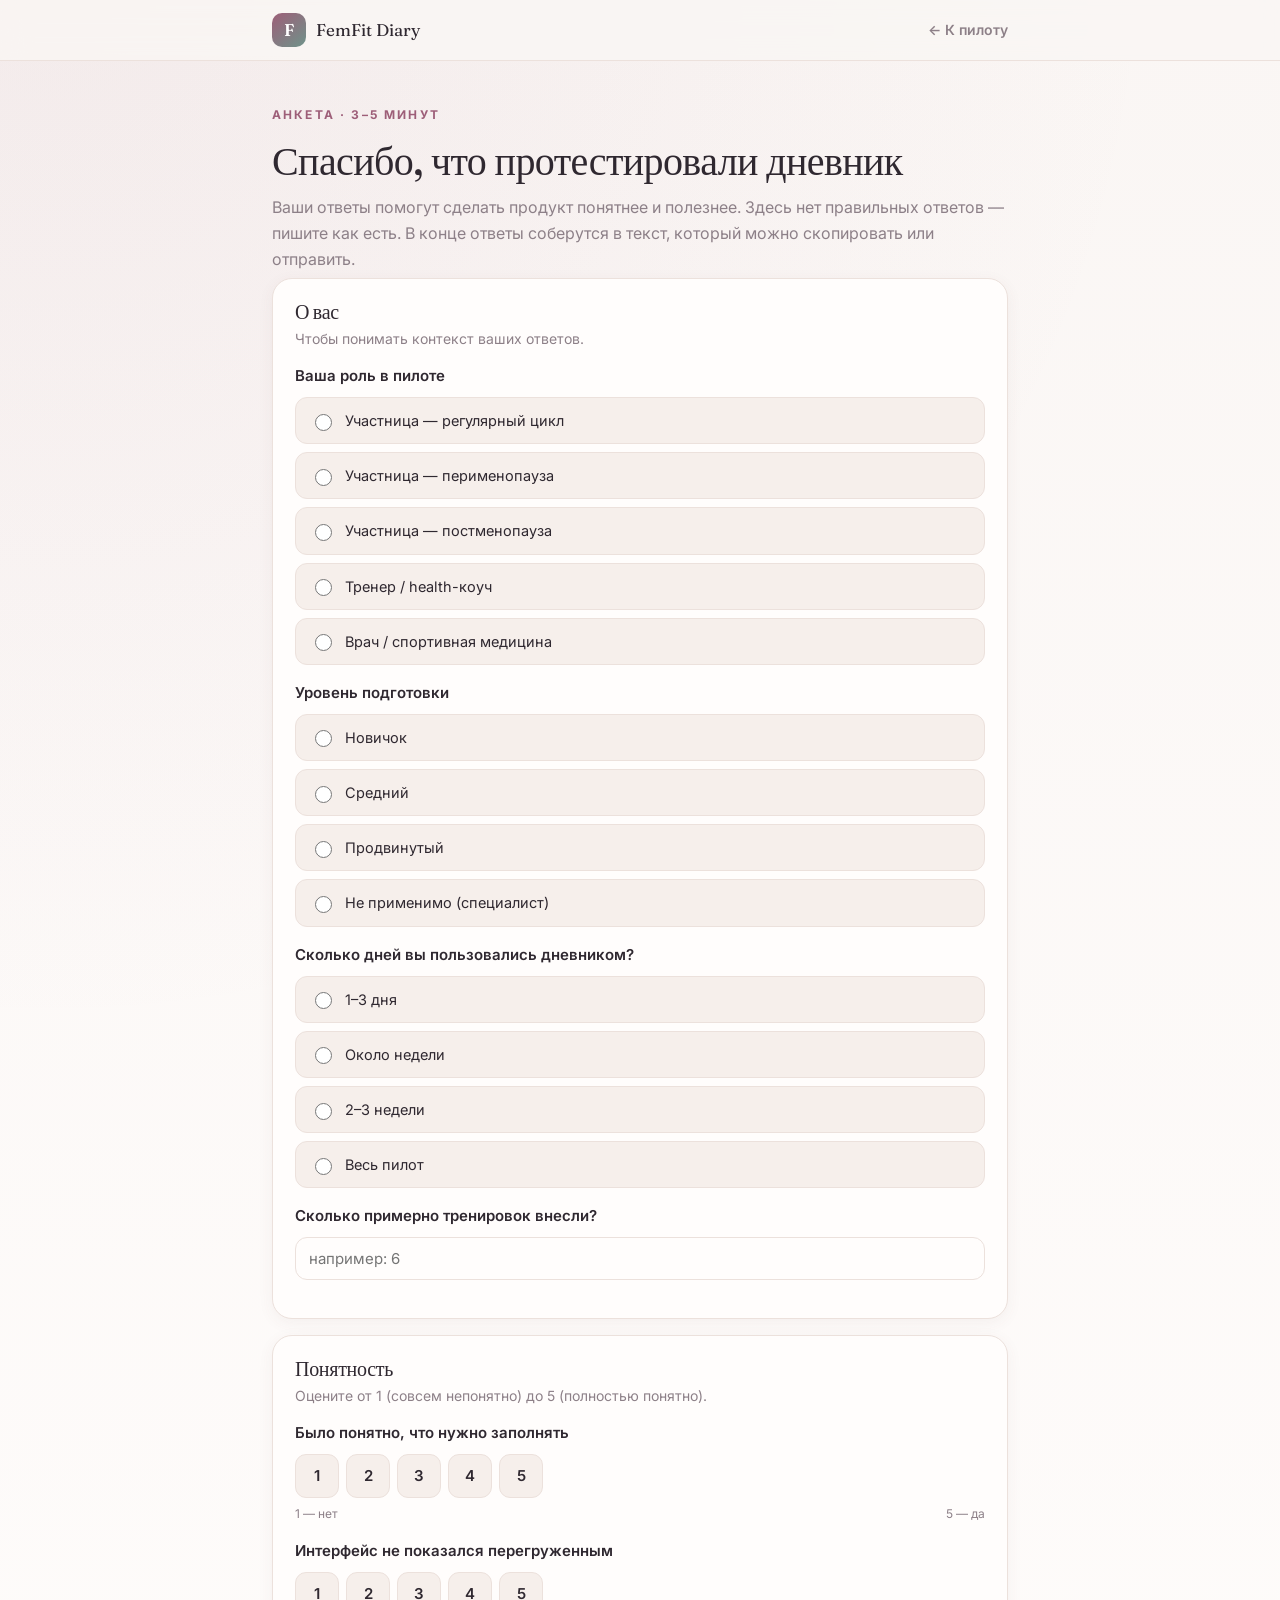
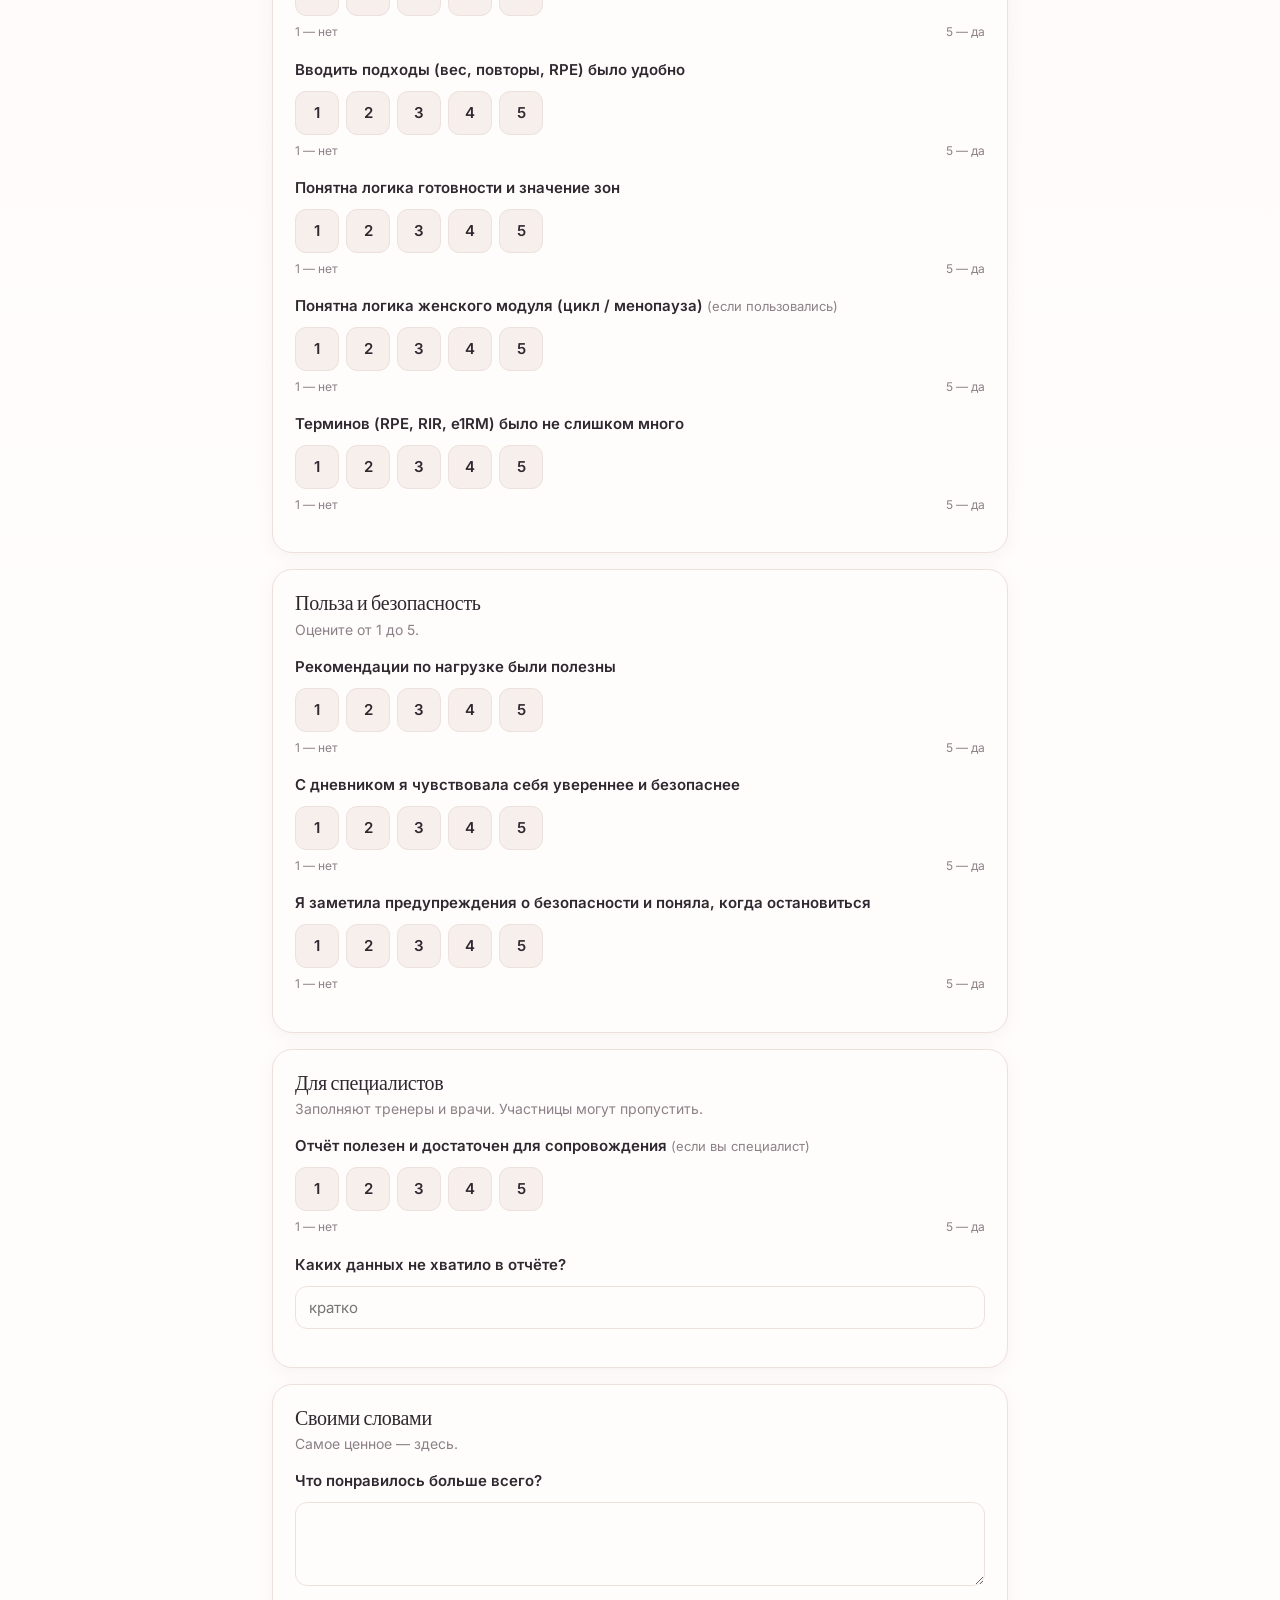
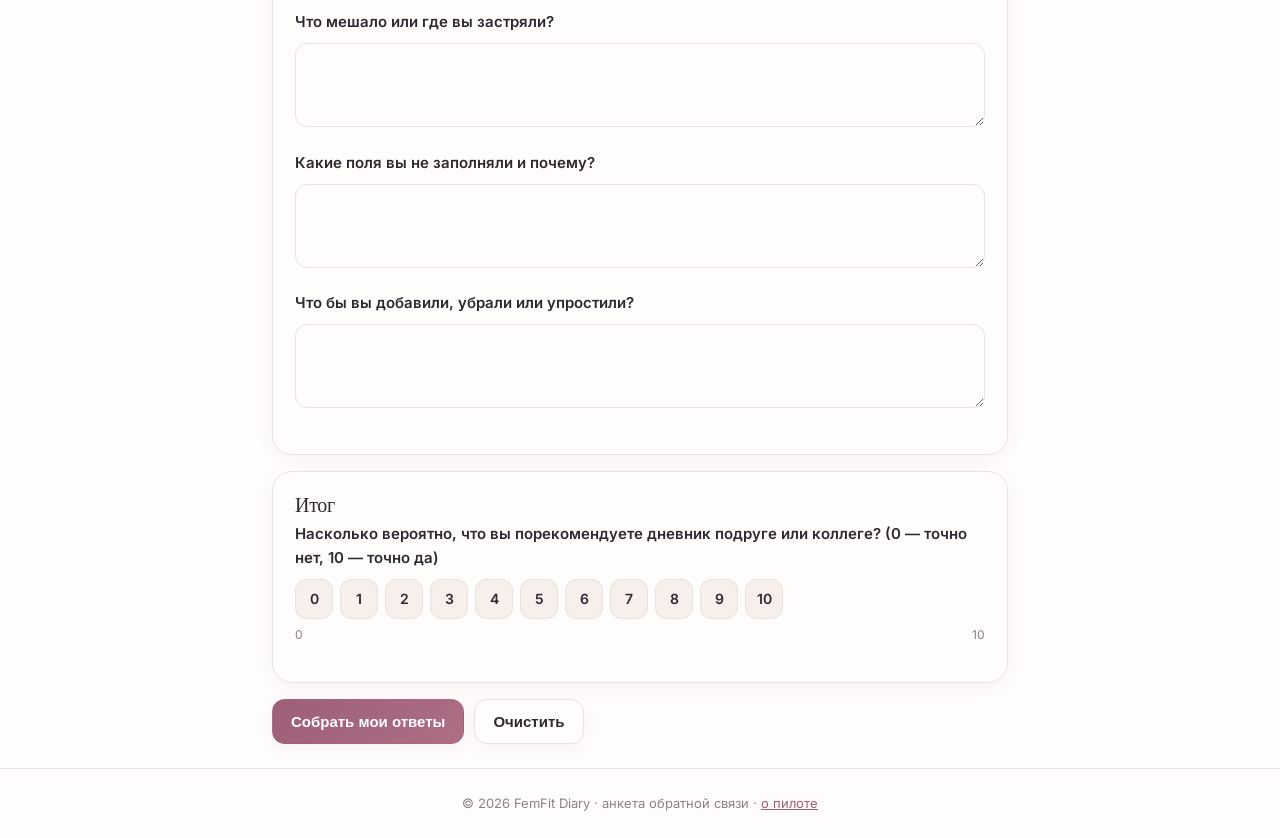
<file: feedback.html>
<!DOCTYPE html>
<html lang="ru">
<head>
<meta charset="UTF-8" />
<meta name="viewport" content="width=device-width, initial-scale=1.0" />
<title>FemFit Diary — анкета обратной связи</title>
<meta name="description" content="Анкета обратной связи для участниц пилота FemFit Diary. Заполняется за несколько минут, ответы можно скопировать, скачать или отправить письмом." />
<link rel="preconnect" href="https://fonts.googleapis.com">
<link rel="preconnect" href="https://fonts.gstatic.com" crossorigin>
<link href="https://fonts.googleapis.com/css2?family=Fraunces:opsz,wght@9..144,400;9..144,500;9..144,600&family=Inter:wght@400;500;600;700&display=swap" rel="stylesheet">
<style>
  :root{
    --porcelain:#faf6f4; --cream:#f3eae5; --panel:#fffdfc; --panel2:#f6efeb;
    --ink:#2f2830; --muted:#8d8088; --line:#ece1dc;
    --plum:#9d5e78; --plum2:#b87e94; --plum-soft:#efdde4;
    --sage:#6f938a; --sage-soft:#e0ede9;
    --green:#5f9072; --rose:#c25e66;
    --shadow-sm:0 4px 16px rgba(95,60,70,.06);
    --shadow:0 22px 54px rgba(95,55,70,.12);
    --maxw:780px;
    --font-ui:'Inter',ui-sans-serif,system-ui,-apple-system,'Segoe UI',Roboto,sans-serif;
    --font-display:'Fraunces',Georgia,'Times New Roman',serif;
  }
  *{box-sizing:border-box}
  body{margin:0;font-family:var(--font-ui);color:var(--ink);font-size:16px;line-height:1.6;-webkit-font-smoothing:antialiased;
    background:radial-gradient(circle at 4% -2%,rgba(157,94,120,.08),transparent 26%),linear-gradient(180deg,#faf6f4,#fffdfc 55%);}
  h1,h2,h3{font-family:var(--font-display);font-weight:500;letter-spacing:-.015em;line-height:1.12;margin:0}
  p{margin:0}
  a{color:var(--plum)}
  ::selection{background:var(--plum-soft)}
  :focus-visible{outline:2px solid var(--plum);outline-offset:2px;border-radius:6px}
  .wrap{max-width:var(--maxw);margin:0 auto;padding:0 22px}

  .nav{position:sticky;top:0;z-index:50;backdrop-filter:blur(14px);background:rgba(250,246,244,.85);border-bottom:1px solid var(--line)}
  .nav .row{display:flex;align-items:center;gap:14px;height:60px}
  .brand{display:flex;align-items:center;gap:10px;font-family:var(--font-display);font-size:17px;color:var(--ink);text-decoration:none}
  .brand .mk{width:34px;height:34px;border-radius:10px;display:grid;place-items:center;color:#fff;font-weight:600;background:linear-gradient(140deg,var(--plum),var(--sage))}
  .nav .back{margin-left:auto;font-size:14px;font-weight:600;color:var(--muted);text-decoration:none}

  header.head{padding:40px 0 6px}
  .eyebrow{font-size:12px;font-weight:700;letter-spacing:.18em;text-transform:uppercase;color:var(--plum)}
  header.head h1{font-size:clamp(28px,5vw,40px);margin:12px 0 0}
  header.head p{color:var(--muted);margin-top:12px}

  form{padding:24px 0 40px}
  .card{background:var(--panel);border:1px solid var(--line);border-radius:20px;padding:22px;box-shadow:var(--shadow-sm);margin-bottom:16px}
  .card h2{font-size:20px;margin-bottom:4px}
  .card .hint{color:var(--muted);font-size:14px;margin-bottom:14px}
  .q{margin:16px 0}
  .q:first-of-type{margin-top:6px}
  .q label.qt{display:block;font-weight:600;font-size:15px;margin-bottom:9px}
  .q label.qt .opt{color:var(--muted);font-weight:400;font-size:13px}

  .scale{display:flex;gap:7px;flex-wrap:wrap}
  .scale input{position:absolute;opacity:0;width:0;height:0}
  .scale label{cursor:pointer;border:1px solid var(--line);background:var(--panel2);border-radius:11px;min-width:44px;height:44px;display:grid;place-items:center;font-weight:600;font-size:15px;color:var(--ink);transition:.14s;padding:0 6px}
  .scale label:hover{border-color:var(--plum2)}
  .scale input:checked+label{background:linear-gradient(140deg,var(--plum),#ad6e86);color:#fff;border-color:transparent}
  .scale.wide label{min-width:38px;height:40px;font-size:14px}
  .scends{display:flex;justify-content:space-between;font-size:12px;color:var(--muted);margin-top:6px}

  .choice{display:grid;gap:8px}
  .choice label{display:flex;align-items:center;gap:10px;border:1px solid var(--line);background:var(--panel2);border-radius:12px;padding:11px 14px;cursor:pointer;font-size:14.5px;transition:.14s}
  .choice label:hover{border-color:var(--plum2)}
  .choice input{accent-color:var(--plum);width:17px;height:17px}
  .choice input:checked+span{font-weight:600}

  textarea,input.txt{width:100%;border:1px solid var(--line);background:var(--panel);border-radius:12px;padding:11px 13px;font-size:15px;color:var(--ink);font-family:inherit}
  textarea{min-height:84px;resize:vertical}
  input.txt:focus,textarea:focus{outline:none;border-color:var(--plum2);box-shadow:0 0 0 4px rgba(157,94,120,.12)}

  .actions{display:flex;gap:10px;flex-wrap:wrap;margin-top:6px}
  .btn{display:inline-flex;align-items:center;gap:8px;border:1px solid var(--line);background:var(--panel);color:var(--ink);padding:13px 18px;border-radius:13px;font-size:15px;font-weight:600;cursor:pointer;box-shadow:var(--shadow-sm);transition:.16s}
  .btn:hover{transform:translateY(-1px)}
  .btn.primary{background:linear-gradient(140deg,var(--plum),#ad6e86);color:#fff;border-color:transparent}
  .btn.green{background:linear-gradient(140deg,var(--sage),#7da498);color:#fff;border-color:transparent}

  .result{display:none}
  .result.show{display:block;animation:fade .25s ease}
  @keyframes fade{from{opacity:0;transform:translateY(6px)}to{opacity:1;transform:none}}
  .result textarea{min-height:260px;font-size:13px;line-height:1.5;background:var(--panel2)}
  .done{display:grid;grid-template-columns:auto 1fr;gap:12px;background:var(--sage-soft);border:1px solid #cfe2db;border-radius:14px;padding:14px 16px;margin-bottom:14px}
  .done .m{width:30px;height:30px;border-radius:9px;background:#cfe2db;color:#3f6f53;display:grid;place-items:center;flex:none}
  .done h3{font-size:15px;color:#3f6f53}
  .done p{font-size:13.5px;color:#3f6f53}

  .toast{position:fixed;left:50%;bottom:22px;transform:translateX(-50%) translateY(12px);background:var(--ink);color:#fff;border-radius:12px;padding:11px 17px;font-size:14px;box-shadow:var(--shadow);opacity:0;pointer-events:none;transition:.2s;z-index:100}
  .toast.show{opacity:1;transform:translateX(-50%)}

  .priv{font-size:13px;color:var(--muted);text-align:center;margin-top:8px}
  footer{border-top:1px solid var(--line);padding:24px 0;margin-top:24px;color:var(--muted);font-size:13px;text-align:center}

  @media(prefers-reduced-motion:reduce){.result.show{animation:none}}

  @media(max-width:480px){html,body{overflow-x:hidden}}
</style>
</head>
<body>

<header class="nav">
  <div class="wrap row">
    <a class="brand" href="index.html"><span class="mk">F</span> FemFit Diary</a>
    <a class="back" href="pilot.html">← К пилоту</a>
  </div>
</header>

<header class="head">
  <div class="wrap">
    <span class="eyebrow">Анкета · 3–5 минут</span>
    <h1>Спасибо, что протестировали дневник</h1>
    <p>Ваши ответы помогут сделать продукт понятнее и полезнее. Здесь нет правильных ответов — пишите как есть. В конце ответы соберутся в текст, который можно скопировать или отправить.</p>
  </div>
</header>

<form id="form" class="wrap" autocomplete="off">
  <div id="fields"></div>

  <div class="actions">
    <button type="button" class="btn primary" id="build">Собрать мои ответы</button>
    <button type="reset" class="btn">Очистить</button>
  </div>

  <div class="card result" id="result">
    <div class="done"><div class="m">✓</div><div><h3>Ответы собраны</h3><p>Скопируйте их и отправьте организатору пилота — письмом, в мессенджер или как файл.</p></div></div>
    <textarea id="out" readonly></textarea>
    <div class="actions">
      <button type="button" class="btn green" id="copy">Скопировать</button>
      <button type="button" class="btn" id="download">Скачать .txt</button>
      <button type="button" class="btn" id="email">Отправить письмом</button>
    </div>
    <p class="priv">Анкета ничего не отправляет сама и не хранит ответы на сервере — всё остаётся у вас, пока вы не передадите текст организатору.</p>
  </div>
</form>

<div class="toast" id="toast"></div>
<footer><div class="wrap">© 2026 FemFit Diary · анкета обратной связи · <a href="pilot.html">о пилоте</a></div></footer>

<script>
(function(){
  var EMAIL=""; // организатор может вписать адрес: например "pilot@example.com"
  var schema=[
    {title:"О вас",hint:"Чтобы понимать контекст ваших ответов.",qs:[
      {id:"role",t:"Ваша роль в пилоте",type:"choice",opts:["Участница — регулярный цикл","Участница — перименопауза","Участница — постменопауза","Тренер / health-коуч","Врач / спортивная медицина"]},
      {id:"level",t:"Уровень подготовки",type:"choice",opts:["Новичок","Средний","Продвинутый","Не применимо (специалист)"]},
      {id:"days",t:"Сколько дней вы пользовались дневником?",type:"choice",opts:["1–3 дня","Около недели","2–3 недели","Весь пилот"]},
      {id:"workouts",t:"Сколько примерно тренировок внесли?",type:"text",ph:"например: 6"}
    ]},
    {title:"Понятность",hint:"Оцените от 1 (совсем непонятно) до 5 (полностью понятно).",qs:[
      {id:"clear_what",t:"Было понятно, что нужно заполнять",type:"scale5"},
      {id:"not_overloaded",t:"Интерфейс не показался перегруженным",type:"scale5"},
      {id:"sets_input",t:"Вводить подходы (вес, повторы, RPE) было удобно",type:"scale5"},
      {id:"zones",t:"Понятна логика готовности и значение зон",type:"scale5"},
      {id:"cycle",t:"Понятна логика женского модуля (цикл / менопауза)",type:"scale5",opt:"если пользовались"},
      {id:"terms",t:"Терминов (RPE, RIR, e1RM) было не слишком много",type:"scale5"}
    ]},
    {title:"Польза и безопасность",hint:"Оцените от 1 до 5.",qs:[
      {id:"useful",t:"Рекомендации по нагрузке были полезны",type:"scale5"},
      {id:"safer",t:"С дневником я чувствовала себя увереннее и безопаснее",type:"scale5"},
      {id:"safety_seen",t:"Я заметила предупреждения о безопасности и поняла, когда остановиться",type:"scale5"}
    ]},
    {title:"Для специалистов",hint:"Заполняют тренеры и врачи. Участницы могут пропустить.",qs:[
      {id:"report_useful",t:"Отчёт полезен и достаточен для сопровождения",type:"scale5",opt:"если вы специалист"},
      {id:"report_missing",t:"Каких данных не хватило в отчёте?",type:"text",ph:"кратко"}
    ]},
    {title:"Своими словами",hint:"Самое ценное — здесь.",qs:[
      {id:"liked",t:"Что понравилось больше всего?",type:"area"},
      {id:"stuck",t:"Что мешало или где вы застряли?",type:"area"},
      {id:"skipped",t:"Какие поля вы не заполняли и почему?",type:"area"},
      {id:"change",t:"Что бы вы добавили, убрали или упростили?",type:"area"}
    ]},
    {title:"Итог",hint:"",qs:[
      {id:"nps",t:"Насколько вероятно, что вы порекомендуете дневник подруге или коллеге? (0 — точно нет, 10 — точно да)",type:"scale10"}
    ]}
  ];

  var labels={}; // id -> question text
  function el(tag,cls,html){var e=document.createElement(tag);if(cls)e.className=cls;if(html!=null)e.innerHTML=html;return e;}

  function renderScale(q,max){
    var wrap=el('div','scale'+(max>5?' wide':''));
    for(var i=(max>5?0:1);i<=max;i++){
      var id=q.id+'_'+i;
      var inp=el('input');inp.type='radio';inp.name=q.id;inp.value=i;inp.id=id;
      var lab=el('label',null,i);lab.setAttribute('for',id);
      wrap.appendChild(inp);wrap.appendChild(lab);
    }
    return wrap;
  }

  var box=document.getElementById('fields');
  schema.forEach(function(sec){
    var card=el('div','card');
    card.appendChild(el('h2',null,sec.title));
    if(sec.hint)card.appendChild(el('p','hint',sec.hint));
    sec.qs.forEach(function(q){
      labels[q.id]=q.t;
      var qd=el('div','q');
      var lt=el('label','qt',q.t+(q.opt?' <span class="opt">('+q.opt+')</span>':''));
      qd.appendChild(lt);
      if(q.type==='scale5'){qd.appendChild(renderScale(q,5));var e=el('div','scends','<span>1 — нет</span><span>5 — да</span>');qd.appendChild(e);}
      else if(q.type==='scale10'){qd.appendChild(renderScale(q,10));var e2=el('div','scends','<span>0</span><span>10</span>');qd.appendChild(e2);}
      else if(q.type==='choice'){var ch=el('div','choice');q.opts.forEach(function(o,idx){var l=el('label');var inp=el('input');inp.type='radio';inp.name=q.id;inp.value=o;l.appendChild(inp);l.appendChild(el('span',null,o));ch.appendChild(l);});qd.appendChild(ch);}
      else if(q.type==='area'){var ta=el('textarea');ta.name=q.id;qd.appendChild(ta);}
      else if(q.type==='text'){var ti=el('input','txt');ti.type='text';ti.name=q.id;if(q.ph)ti.placeholder=q.ph;qd.appendChild(ti);}
      card.appendChild(qd);
    });
    box.appendChild(card);
  });

  function val(name){
    var checked=document.querySelector('[name="'+name+'"]:checked');
    if(checked)return checked.value;
    var f=document.querySelector('textarea[name="'+name+'"], input[name="'+name+'"]');
    if(f&&f.type!=='radio')return f.value.trim();
    return '';
  }

  function build(){
    var lines=['FemFit Diary — обратная связь по пилоту','Дата: '+new Date().toLocaleDateString('ru-RU'),''];
    schema.forEach(function(sec){
      lines.push('## '+sec.title);
      sec.qs.forEach(function(q){
        var v=val(q.id);
        lines.push('- '+q.t+': '+(v!==''?v:'—'));
      });
      lines.push('');
    });
    return lines.join('\n');
  }

  var out=document.getElementById('out');
  var result=document.getElementById('result');
  function toast(m){var t=document.getElementById('toast');t.textContent=m;t.classList.add('show');setTimeout(function(){t.classList.remove('show');},1800);}

  document.getElementById('build').addEventListener('click',function(){
    out.value=build();
    result.classList.add('show');
    result.scrollIntoView({behavior:'smooth',block:'start'});
  });

  document.getElementById('copy').addEventListener('click',function(){
    out.select();
    try{
      if(navigator.clipboard&&navigator.clipboard.writeText){navigator.clipboard.writeText(out.value);}
      else{document.execCommand('copy');}
      toast('Скопировано');
    }catch(e){document.execCommand('copy');toast('Скопировано');}
  });

  document.getElementById('download').addEventListener('click',function(){
    var blob=new Blob([out.value],{type:'text/plain;charset=utf-8'});
    var a=document.createElement('a');a.href=URL.createObjectURL(blob);
    a.download='femfit-feedback.txt';document.body.appendChild(a);a.click();
    setTimeout(function(){URL.revokeObjectURL(a.href);a.remove();},100);
    toast('Файл сохранён');
  });

  document.getElementById('email').addEventListener('click',function(){
    var subj=encodeURIComponent('FemFit Diary — обратная связь');
    var body=encodeURIComponent(out.value);
    window.location.href='mailto:'+EMAIL+'?subject='+subj+'&body='+body;
  });

  document.getElementById('form').addEventListener('reset',function(){
    result.classList.remove('show');out.value='';
  });
})();
</script>
</body>
</html>
</file>
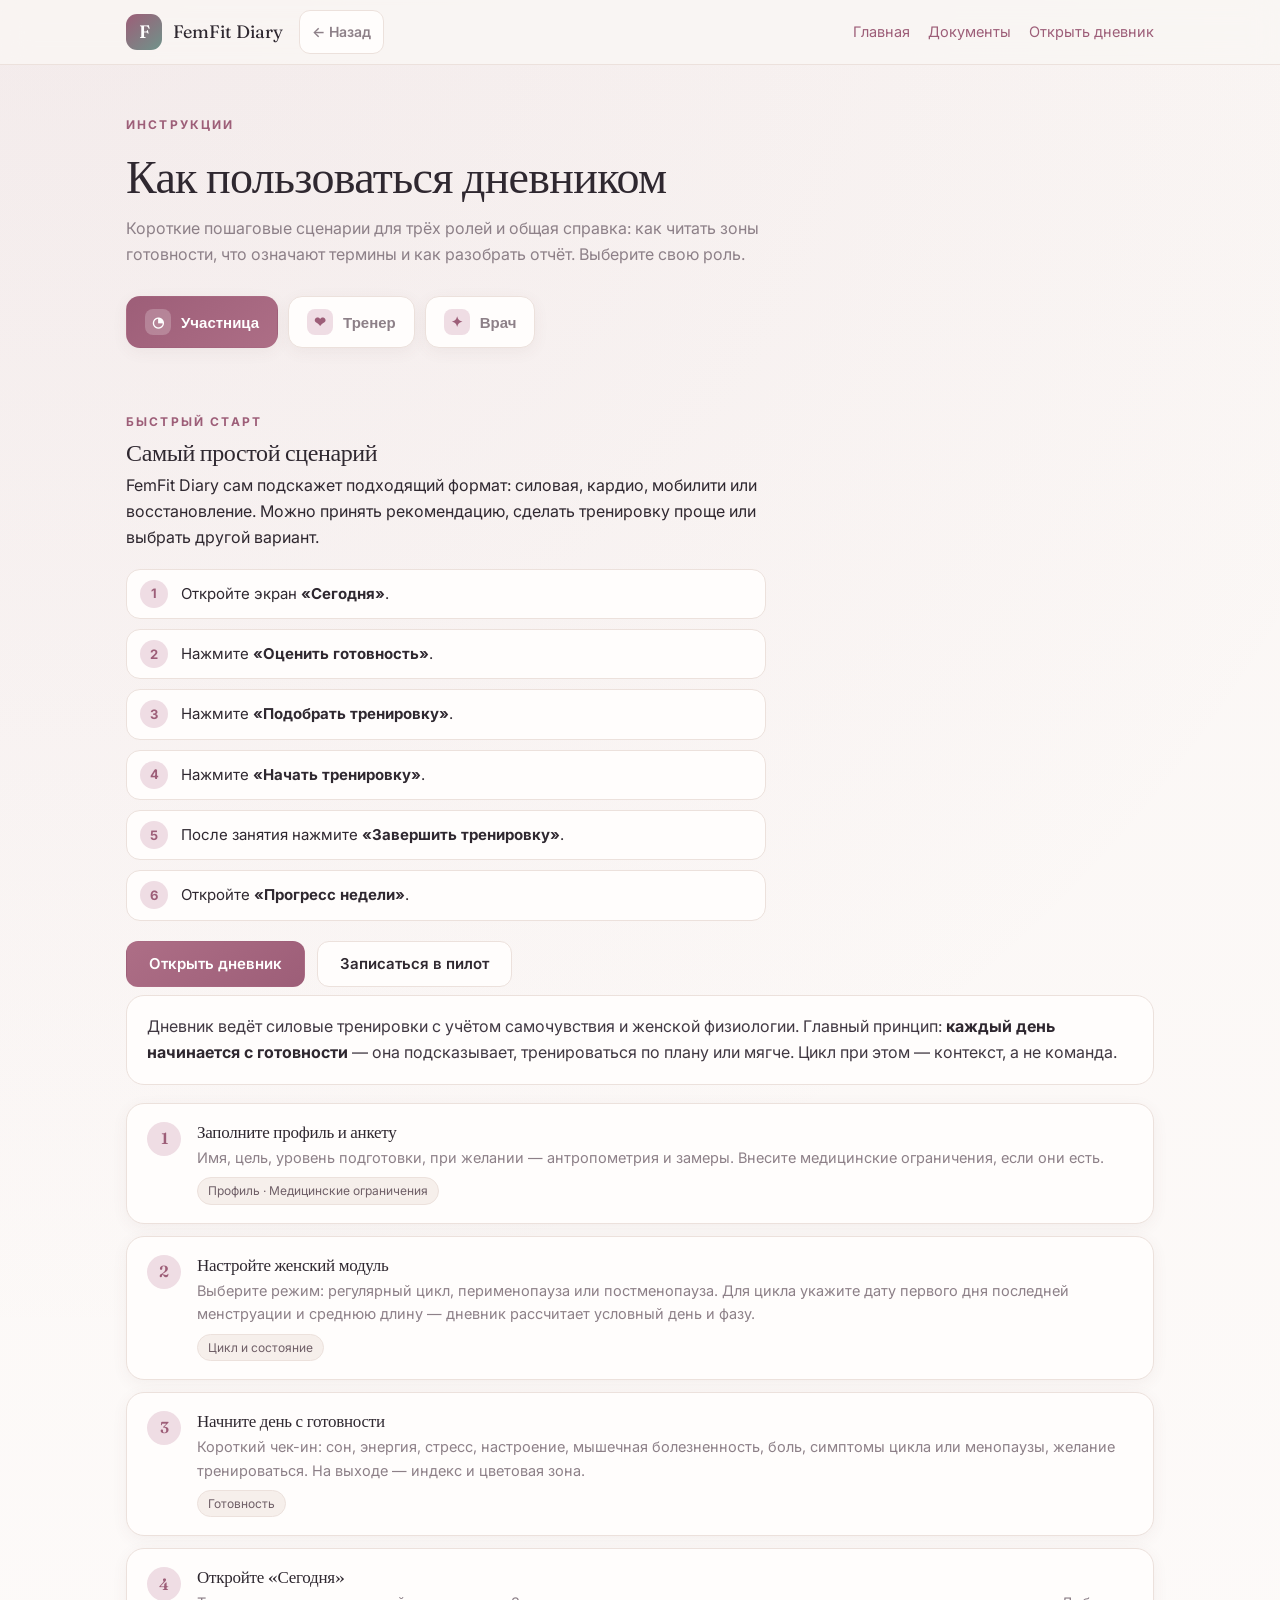
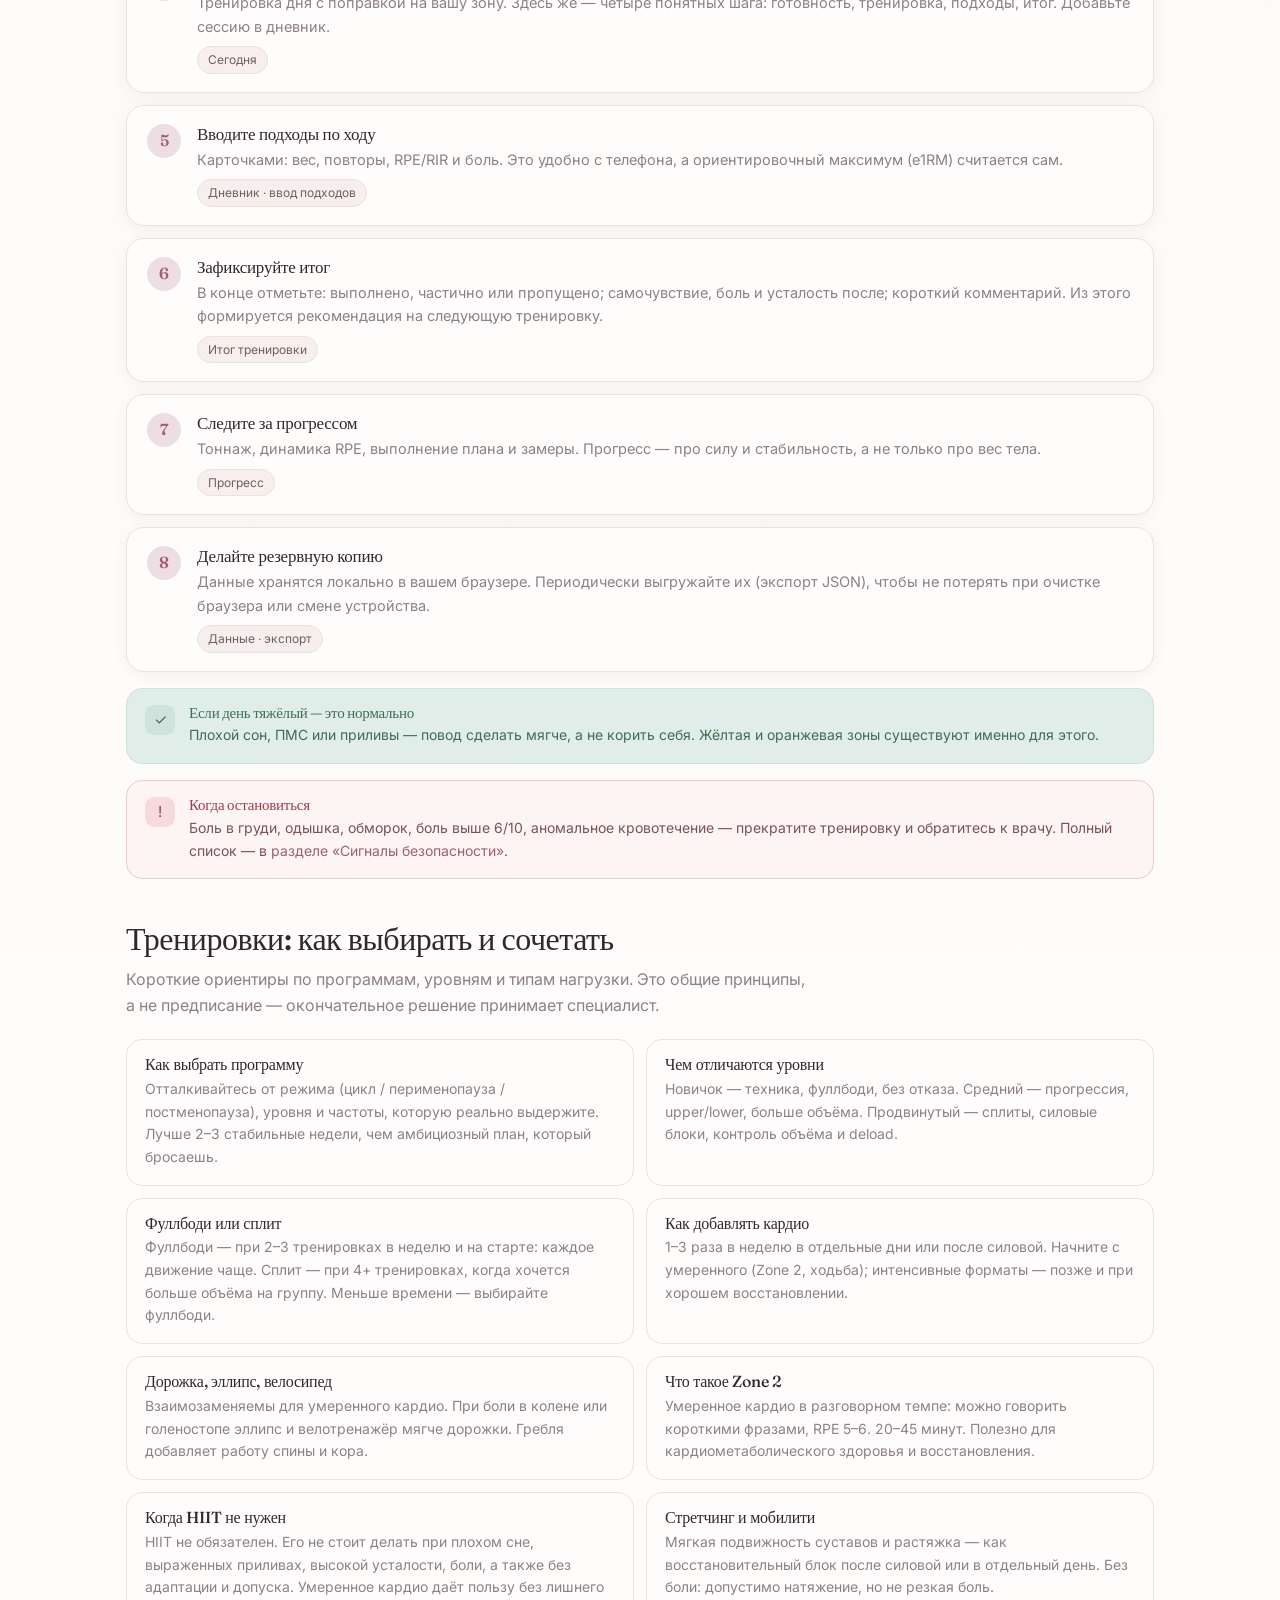
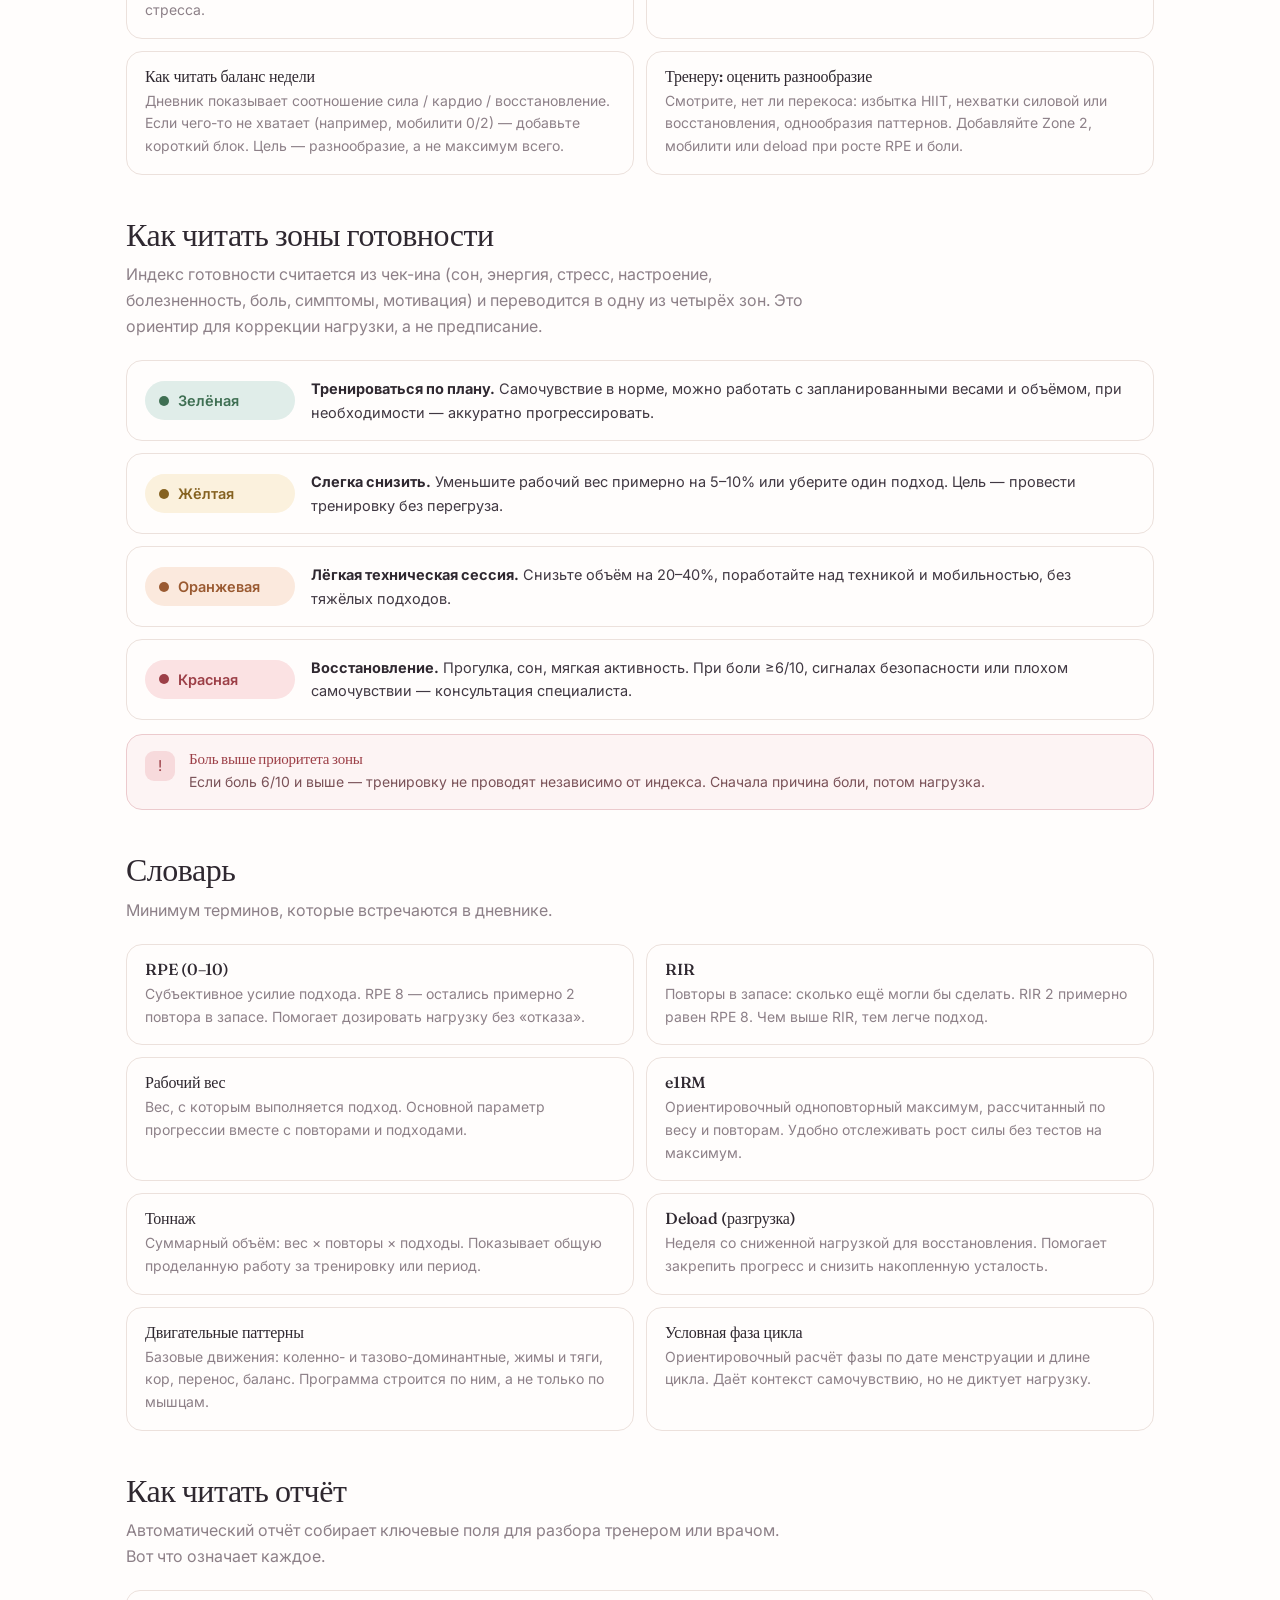
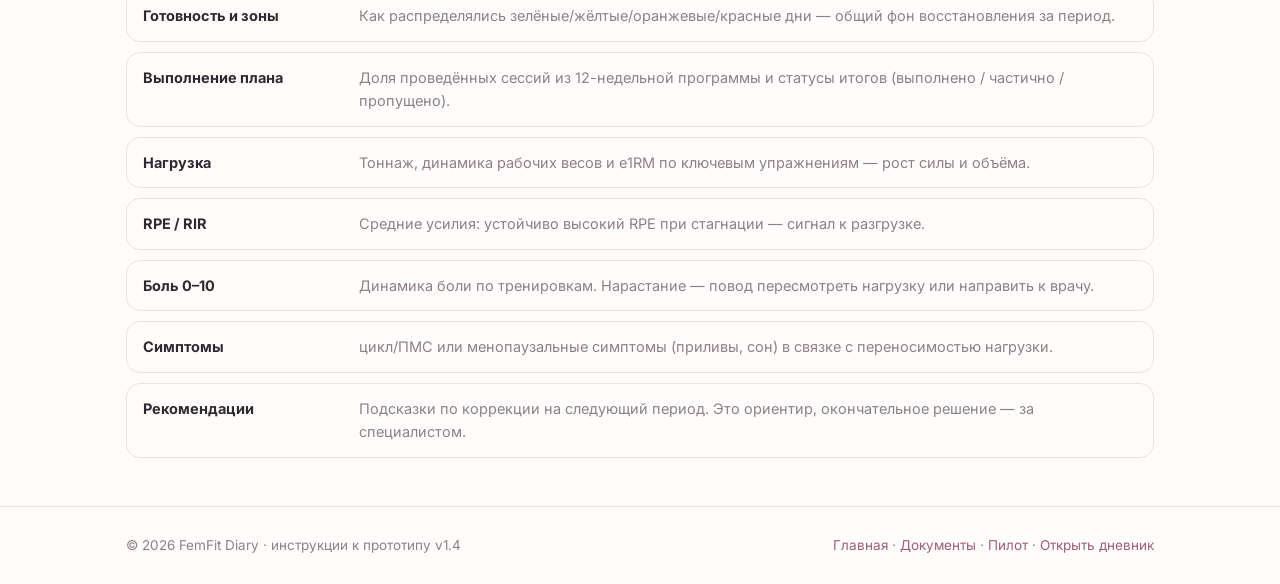
<file: guide.html>
<!DOCTYPE html>
<html lang="ru">
<head>
<meta charset="UTF-8" />
<meta name="viewport" content="width=device-width, initial-scale=1.0" />
<title>FemFit Diary — инструкции: участница, тренер, врач</title>
<meta name="description" content="Как пользоваться дневником FemFit Diary: пошаговые инструкции для участницы, тренера и врача, как читать зоны готовности и отчёт." />
<link rel="preconnect" href="https://fonts.googleapis.com">
<link rel="preconnect" href="https://fonts.gstatic.com" crossorigin>
<link href="https://fonts.googleapis.com/css2?family=Fraunces:opsz,wght@9..144,400;9..144,500;9..144,600&family=Inter:wght@400;500;600;700&display=swap" rel="stylesheet">
<style>
  :root{
    --porcelain:#faf6f4; --cream:#f3eae5; --panel:#fffdfc; --panel2:#f6efeb;
    --ink:#2f2830; --muted:#8d8088; --line:#ece1dc;
    --plum:#9d5e78; --plum2:#b87e94; --plum-soft:#efdde4;
    --sage:#6f938a; --sage-soft:#e0ede9;
    --green:#5f9072; --amber:#bb8f3f; --coral:#c47c4e; --rose:#c25e66;
    --shadow-sm:0 4px 16px rgba(95,60,70,.06);
    --shadow:0 22px 54px rgba(95,55,70,.12);
    --maxw:1080px;
    --font-ui:'Inter',ui-sans-serif,system-ui,-apple-system,'Segoe UI',Roboto,sans-serif;
    --font-display:'Fraunces',Georgia,'Times New Roman',serif;
  }
  *{box-sizing:border-box}
  html{scroll-behavior:smooth}
  body{margin:0;font-family:var(--font-ui);color:var(--ink);font-size:16px;line-height:1.62;-webkit-font-smoothing:antialiased;
    background:radial-gradient(circle at 4% -2%,rgba(157,94,120,.08),transparent 26%),linear-gradient(180deg,#faf6f4,#fffdfc 55%);}
  h1,h2,h3,h4{font-family:var(--font-display);font-weight:500;letter-spacing:-.015em;line-height:1.12;margin:0}
  p{margin:0}
  a{color:var(--plum);text-decoration:none}
  a:hover{text-decoration:underline}
  ::selection{background:var(--plum-soft)}
  :focus-visible{outline:2px solid var(--plum);outline-offset:3px;border-radius:6px}
  .wrap{max-width:var(--maxw);margin:0 auto;padding:0 26px}

  .nav{position:sticky;top:0;z-index:50;backdrop-filter:blur(14px);background:rgba(250,246,244,.85);border-bottom:1px solid var(--line)}
  .nav .row{display:flex;align-items:center;gap:16px;height:64px}
  .brand{display:flex;align-items:center;gap:11px;font-family:var(--font-display);font-size:18px;color:var(--ink)}
  .brand .mk{width:36px;height:36px;border-radius:11px;display:grid;place-items:center;color:#fff;font-weight:600;background:linear-gradient(140deg,var(--plum),var(--sage))}
  .nav .links{margin-left:auto;display:flex;gap:18px;font-size:14.5px;color:var(--muted)}
  .nav .links a:hover{color:var(--ink);text-decoration:none}

  header.head{padding:46px 0 8px}
  .eyebrow{font-size:12px;font-weight:700;letter-spacing:.18em;text-transform:uppercase;color:var(--plum)}
  header.head h1{font-size:clamp(30px,4.4vw,46px);margin:14px 0 0}
  header.head p{color:var(--muted);margin-top:14px;max-width:680px}

  .tabs{display:flex;gap:10px;flex-wrap:wrap;margin:28px 0 22px}
  .tab{border:1px solid var(--line);background:var(--panel);border-radius:14px;padding:12px 18px;font-size:15px;font-weight:600;color:var(--muted);cursor:pointer;display:flex;align-items:center;gap:10px;transition:.16s;box-shadow:var(--shadow-sm)}
  .tab .e{width:26px;height:26px;border-radius:8px;display:grid;place-items:center;background:var(--plum-soft);color:var(--plum);font-size:14px}
  .tab[aria-selected="true"]{color:#fff;background:linear-gradient(140deg,var(--plum),#ad6e86);border-color:transparent}
  .tab[aria-selected="true"] .e{background:rgba(255,255,255,.22);color:#fff}

  .panel{display:none}
  .panel.show{display:block;animation:fade .25s ease}
  @keyframes fade{from{opacity:0;transform:translateY(6px)}to{opacity:1;transform:none}}

  .intro{background:var(--panel);border:1px solid var(--line);border-radius:18px;padding:18px 20px;margin-bottom:18px;color:#403842}
  .intro b{color:var(--ink)}

  .steps{display:grid;gap:12px;counter-reset:s}
  .stepc{display:grid;grid-template-columns:auto 1fr;gap:16px;align-items:start;background:var(--panel);border:1px solid var(--line);border-radius:18px;padding:18px 20px;box-shadow:var(--shadow-sm)}
  .stepc .n{width:34px;height:34px;border-radius:50%;display:grid;place-items:center;font-family:var(--font-display);font-weight:600;background:var(--plum-soft);color:var(--plum);flex:none}
  .stepc h3{font-size:17px;margin-bottom:5px}
  .stepc p{color:var(--muted);font-size:14.5px}
  .stepc .where{display:inline-block;font-size:12px;color:#6f5f67;background:var(--panel2);border:1px solid var(--line);border-radius:999px;padding:3px 10px;margin-top:8px}

  .callout{display:grid;grid-template-columns:auto 1fr;gap:14px;border-radius:16px;padding:16px 18px;margin-top:16px}
  .callout.sage{background:var(--sage-soft);border:1px solid #cfe2db}
  .callout.rose{background:#fdf4f4;border:1px solid #eccacd}
  .callout .m{width:30px;height:30px;border-radius:9px;display:grid;place-items:center;flex:none;font-size:15px}
  .callout.sage .m{background:#cfe2db;color:#3f6f53}
  .callout.rose .m{background:#f7dadc;color:#9c3f47}
  .callout h4{font-size:15px;margin-bottom:3px}
  .callout.sage h4{color:#3f6f53}.callout.rose h4{color:#9c3f47}
  .callout p{font-size:14px}
  .callout.sage p{color:#3f6f53}.callout.rose p{color:#7a5258}

  section.ref{margin-top:42px}
  .ref h2{font-size:clamp(24px,3.2vw,32px)}
  .ref .sub{color:var(--muted);margin:10px 0 20px;max-width:680px}

  .zones{display:grid;gap:12px}
  .zr{display:grid;grid-template-columns:150px 1fr;gap:16px;align-items:center;background:var(--panel);border:1px solid var(--line);border-radius:16px;padding:16px 18px}
  .zbadge{display:inline-flex;align-items:center;gap:9px;font-weight:600;font-size:14.5px;padding:8px 14px;border-radius:999px;white-space:nowrap}
  .zbadge::before{content:"";width:10px;height:10px;border-radius:50%;background:currentColor}
  .zg{background:var(--sage-soft);color:#3f6f53}.zy{background:#fbf1dd;color:#856221}.zo{background:#fbe9dd;color:#9a5a31}.zrr{background:#fbe2e3;color:#9c3f47}
  .zr p{font-size:14.5px;color:#403842}
  .zr p b{color:var(--ink)}

  .gloss{display:grid;grid-template-columns:1fr 1fr;gap:12px}
  .gi{background:var(--panel);border:1px solid var(--line);border-radius:16px;padding:16px 18px}
  .gi h4{font-size:16px;margin-bottom:4px}
  .gi p{font-size:14px;color:var(--muted)}

  .report{display:grid;gap:10px}
  .rrow{display:grid;grid-template-columns:200px 1fr;gap:16px;background:var(--panel);border:1px solid var(--line);border-radius:14px;padding:13px 16px;font-size:14.5px}
  .rrow b{color:var(--ink)}
  .rrow span{color:var(--muted)}

  footer{border-top:1px solid var(--line);padding:28px 0;margin-top:48px;color:var(--muted);font-size:13.5px}
  footer .row{display:flex;justify-content:space-between;gap:14px;flex-wrap:wrap;align-items:center}

  @media(max-width:760px){
    .gloss{grid-template-columns:1fr}
    .zr{grid-template-columns:1fr;gap:8px}
    .rrow{grid-template-columns:1fr;gap:3px}
    .nav .links a:not(:last-child){display:none}
  }
  @media(prefers-reduced-motion:reduce){html{scroll-behavior:auto}.panel.show{animation:none}}

  .backlink{display:inline-flex;align-items:center;gap:6px;min-height:44px;padding:6px 12px;border:1px solid var(--line);background:var(--panel);color:var(--muted);border-radius:11px;font-size:14px;font-weight:600;text-decoration:none}
  .backlink:hover{color:var(--ink);text-decoration:none}
  .backlink:focus-visible{outline:2px solid var(--plum);outline-offset:2px}

  .quickstart{padding:30px 0 8px}
  ol.qs{counter-reset:qs;list-style:none;padding:0;margin:18px 0 0;display:grid;gap:10px;max-width:640px}
  ol.qs li{counter-increment:qs;position:relative;padding:12px 14px 12px 54px;background:var(--panel,#fff);border:1px solid var(--line,#ecdfe4);border-radius:14px;font-size:15px}
  ol.qs li::before{content:counter(qs);position:absolute;left:13px;top:50%;transform:translateY(-50%);width:28px;height:28px;border-radius:50%;background:var(--plum-soft,#f3e3ea);color:var(--plum,#9d5e78);display:grid;place-items:center;font-weight:700;font-size:13px}
  .qs-actions{display:flex;gap:12px;flex-wrap:wrap;margin-top:20px}
  .qs-btn{display:inline-flex;align-items:center;justify-content:center;min-height:46px;padding:10px 22px;border-radius:12px;font-weight:600;font-size:15px;text-decoration:none;border:1px solid var(--line,#ecdfe4);color:var(--ink,#2e2730);background:var(--panel,#fff)}
  .qs-btn.primary{background:linear-gradient(140deg,#ad6e86,#9d5e78);color:#fff;border-color:transparent}
  .qs-btn:focus-visible{outline:2px solid var(--plum,#9d5e78);outline-offset:2px}
  @media(max-width:560px){.qs-btn{width:100%}}

  a:focus-visible,button:focus-visible,[tabindex]:focus-visible,input:focus-visible,select:focus-visible,textarea:focus-visible{outline:2px solid #9d5e78;outline-offset:2px}
  @media(max-width:480px){html,body{overflow-x:hidden}}
</style>
</head>
<body>

<header class="nav">
  <div class="wrap row">
    <a class="brand" href="index.html"><span class="mk">F</span> FemFit Diary</a>
    <a href="index.html" class="backlink" aria-label="Вернуться назад" onclick="if(history.length>1&&document.referrer){history.back();return false;}">← Назад</a>
    <nav class="links">
      <a href="index.html">Главная</a>
      <a href="legal.html">Документы</a>
      <a href="app.html">Открыть дневник</a>
    </nav>
  </div>
</header>

<header class="head">
  <div class="wrap">
    <span class="eyebrow">Инструкции</span>
    <h1>Как пользоваться дневником</h1>
    <p>Короткие пошаговые сценарии для трёх ролей и общая справка: как читать зоны готовности, что означают термины и как разобрать отчёт. Выберите свою роль.</p>

    <div class="tabs" role="tablist" aria-label="Роль">
      <button class="tab" role="tab" id="tab-client" aria-controls="p-client" aria-selected="true"><span class="e">◔</span> Участница</button>
      <button class="tab" role="tab" id="tab-coach" aria-controls="p-coach" aria-selected="false"><span class="e">❤</span> Тренер</button>
      <button class="tab" role="tab" id="tab-doc" aria-controls="p-doc" aria-selected="false"><span class="e">✦</span> Врач</button>
    </div>
  </div>
</header>

<section class="quickstart">
  <div class="wrap">
    <span class="eyebrow">Быстрый старт</span>
    <h2 style="margin:6px 0 6px">Самый простой сценарий</h2>
    <p style="max-width:640px">FemFit Diary сам подскажет подходящий формат: силовая, кардио, мобилити или восстановление. Можно принять рекомендацию, сделать тренировку проще или выбрать другой вариант.</p>
    <ol class="qs">
      <li>Откройте экран <b>«Сегодня»</b>.</li>
      <li>Нажмите <b>«Оценить готовность»</b>.</li>
      <li>Нажмите <b>«Подобрать тренировку»</b>.</li>
      <li>Нажмите <b>«Начать тренировку»</b>.</li>
      <li>После занятия нажмите <b>«Завершить тренировку»</b>.</li>
      <li>Откройте <b>«Прогресс недели»</b>.</li>
    </ol>
    <div class="qs-actions">
      <a class="qs-btn primary" href="app.html" data-event="open_demo_click">Открыть дневник</a>
      <a class="qs-btn" href="index.html#pilot" data-event="cta_pilot_click">Записаться в пилот</a>
    </div>
  </div>
</section>

<div class="wrap">

  <!-- CLIENT -->
  <div class="panel show" id="p-client" role="tabpanel" aria-labelledby="tab-client">
    <div class="intro">Дневник ведёт силовые тренировки с учётом самочувствия и женской физиологии. Главный принцип: <b>каждый день начинается с готовности</b> — она подсказывает, тренироваться по плану или мягче. Цикл при этом — контекст, а не команда.</div>
    <div class="steps">
      <div class="stepc"><div class="n">1</div><div><h3>Заполните профиль и анкету</h3><p>Имя, цель, уровень подготовки, при желании — антропометрия и замеры. Внесите медицинские ограничения, если они есть.</p><span class="where">Профиль · Медицинские ограничения</span></div></div>
      <div class="stepc"><div class="n">2</div><div><h3>Настройте женский модуль</h3><p>Выберите режим: регулярный цикл, перименопауза или постменопауза. Для цикла укажите дату первого дня последней менструации и среднюю длину — дневник рассчитает условный день и фазу.</p><span class="where">Цикл и состояние</span></div></div>
      <div class="stepc"><div class="n">3</div><div><h3>Начните день с готовности</h3><p>Короткий чек-ин: сон, энергия, стресс, настроение, мышечная болезненность, боль, симптомы цикла или менопаузы, желание тренироваться. На выходе — индекс и цветовая зона.</p><span class="where">Готовность</span></div></div>
      <div class="stepc"><div class="n">4</div><div><h3>Откройте «Сегодня»</h3><p>Тренировка дня с поправкой на вашу зону. Здесь же — четыре понятных шага: готовность, тренировка, подходы, итог. Добавьте сессию в дневник.</p><span class="where">Сегодня</span></div></div>
      <div class="stepc"><div class="n">5</div><div><h3>Вводите подходы по ходу</h3><p>Карточками: вес, повторы, RPE/RIR и боль. Это удобно с телефона, а ориентировочный максимум (e1RM) считается сам.</p><span class="where">Дневник · ввод подходов</span></div></div>
      <div class="stepc"><div class="n">6</div><div><h3>Зафиксируйте итог</h3><p>В конце отметьте: выполнено, частично или пропущено; самочувствие, боль и усталость после; короткий комментарий. Из этого формируется рекомендация на следующую тренировку.</p><span class="where">Итог тренировки</span></div></div>
      <div class="stepc"><div class="n">7</div><div><h3>Следите за прогрессом</h3><p>Тоннаж, динамика RPE, выполнение плана и замеры. Прогресс — про силу и стабильность, а не только про вес тела.</p><span class="where">Прогресс</span></div></div>
      <div class="stepc"><div class="n">8</div><div><h3>Делайте резервную копию</h3><p>Данные хранятся локально в вашем браузере. Периодически выгружайте их (экспорт JSON), чтобы не потерять при очистке браузера или смене устройства.</p><span class="where">Данные · экспорт</span></div></div>
    </div>
    <div class="callout sage"><div class="m">✓</div><div><h4>Если день тяжёлый — это нормально</h4><p>Плохой сон, ПМС или приливы — повод сделать мягче, а не корить себя. Жёлтая и оранжевая зоны существуют именно для этого.</p></div></div>
    <div class="callout rose"><div class="m">!</div><div><h4>Когда остановиться</h4><p>Боль в груди, одышка, обморок, боль выше 6/10, аномальное кровотечение — прекратите тренировку и обратитесь к врачу. Полный список — в <a href="legal.html#flags">разделе «Сигналы безопасности»</a>.</p></div></div>
  </div>

  <!-- COACH -->
  <div class="panel" id="p-coach" role="tabpanel" aria-labelledby="tab-coach">
    <div class="intro">В режиме специалиста вы видите участниц, их готовность и выполнение плана, ведёте программы и используете отчёт для разбора. Дневник помогает принимать решения о нагрузке, но <b>не заменяет очную оценку техники и состояния.</b></div>
    <div class="steps">
      <div class="stepc"><div class="n">1</div><div><h3>Переключитесь в режим «Специалист»</h3><p>Сверху слева — переключатель «Личный дневник / Специалист». В режиме специалиста открывается кабинет.</p><span class="where">Специалист</span></div></div>
      <div class="stepc"><div class="n">2</div><div><h3>Откройте список участниц</h3><p>По каждой — готовность на сегодня, выполнение 12-недельного плана и средний RPE. Быстрый обзор, кому нужна корректировка.</p><span class="where">Участницы</span></div></div>
      <div class="stepc"><div class="n">3</div><div><h3>Изучите карточку участницы</h3><p>Динамика тоннажа и RPE, последние тренировки с итогами, женский статус и сигналы боли. Это контекст для решения по нагрузке.</p><span class="where">Профиль участницы</span></div></div>
      <div class="stepc"><div class="n">4</div><div><h3>Подберите программу</h3><p>Готовые 12-недельные шаблоны под уровень: фуллбоди, upper/lower, push/pull/legs с разгрузочными неделями. Опирайтесь на двигательные паттерны, а не только на отдельные мышцы.</p><span class="where">Программы</span></div></div>
      <div class="stepc"><div class="n">5</div><div><h3>Используйте зоны готовности для коррекции</h3><p>Зелёная — план; жёлтая — снизить вес или убрать подход; оранжевая — техническая сессия; красная — восстановление. Подробнее — в справке ниже.</p><span class="where">Готовность участницы</span></div></div>
      <div class="stepc"><div class="n">6</div><div><h3>Контролируйте итоги и прогрессию</h3><p>Смотрите статусы тренировок (выполнено / частично / пропущено), боль и усталость после. Прогрессию ведите по совокупности: RPE/RIR, рабочий вес, восстановление, стаж.</p><span class="where">Дневник · Итоги</span></div></div>
      <div class="stepc"><div class="n">7</div><div><h3>Разберите автоматический отчёт</h3><p>Сводка по нагрузке, симптомам, боли, RPE и рекомендациям. Используйте её для встречи с участницей. Как читать — в справке ниже.</p><span class="where">Отчёт</span></div></div>
    </div>
    <div class="callout sage"><div class="m">♀</div><div><h4>Цикл — контекст, не план</h4><p>Не стройте периодизацию строго по фазе цикла: данные это не подтверждают. Опирайтесь на готовность и симптомы конкретной участницы.</p></div></div>
    <div class="callout rose"><div class="m">→</div><div><h4>Когда направить к врачу</h4><p>Стойкая боль, сигналы безопасности, аномальное кровотечение, неконтролируемое давление — это зона врача. Дневник не диагностирует; при таких сигналах рекомендуйте очную консультацию.</p></div></div>
  </div>

  <!-- DOCTOR -->
  <div class="panel" id="p-doc" role="tabpanel" aria-labelledby="tab-doc">
    <div class="intro">Для врача спортивной медицины или интегративного сопровождения дневник — источник структурированных данных о нагрузке, боли, симптомах и восстановлении. <b>Решение о допуске, ограничениях и обследовании принимает врач</b>, дневник лишь собирает наблюдения.</div>
    <div class="steps">
      <div class="stepc"><div class="n">1</div><div><h3>Работайте в режиме «Специалист»</h3><p>Фокус — на безопасности и динамике. Внесите медицинские ограничения участницы в её профиль, чтобы они учитывались в сопровождении.</p><span class="where">Специалист · Ограничения</span></div></div>
      <div class="stepc"><div class="n">2</div><div><h3>Смотрите сигналы безопасности первыми</h3><p>Сигналы безопасности, динамика боли 0–10 от тренировки к тренировке, неконтролируемые симптомы. Нарастающая боль или флаг — повод остановить нагрузку и оценить очно.</p><span class="where">Сигналы безопасности · Боль</span></div></div>
      <div class="stepc"><div class="n">3</div><div><h3>Оцените готовность и симптомы</h3><p>Индекс готовности, сон, стресс, симптомы цикла или менопаузы (приливы, ночная потливость) в связке с переносимостью нагрузки.</p><span class="where">Готовность · Цикл и состояние</span></div></div>
      <div class="stepc"><div class="n">4</div><div><h3>Используйте отчёт на приёме</h3><p>Сводка по нагрузке, симптомам, боли, RPE и рекомендациям даёт быстрый срез между визитами. Расшифровка полей — в справке ниже.</p><span class="where">Отчёт</span></div></div>
      <div class="stepc"><div class="n">5</div><div><h3>Задайте рамки сопровождения</h3><p>Дневник — инструмент самонаблюдения рядом с врачебным ведением, а не его замена. Обозначьте участнице, какие показатели для вас важны и когда связываться вне графика.</p><span class="where">Рекомендации</span></div></div>
    </div>
    <div class="callout sage"><div class="m">⚷</div><div><h4>Чувствительные данные</h4><p>Цикл, симптомы и заметки — особая категория персональных данных. Доступ — только с согласия участницы и в необходимом объёме. Подробнее — в <a href="legal.html#privacy">политике конфиденциальности</a>.</p></div></div>
    <div class="callout rose"><div class="m">i</div><div><h4>Границы инструмента</h4><p>Дневник не ставит диагнозы, не оценивает тяжесть состояний и не назначает лечение. Любые клинические выводы — за врачом.</p></div></div>
  </div>

  <!-- SHARED: TRAINING SELECTION -->
  <section class="ref">
    <h2>Тренировки: как выбирать и сочетать</h2>
    <p class="sub">Короткие ориентиры по программам, уровням и типам нагрузки. Это общие принципы, а не предписание — окончательное решение принимает специалист.</p>
    <div class="gloss">
      <div class="gi"><h4>Как выбрать программу</h4><p>Отталкивайтесь от режима (цикл / перименопауза / постменопауза), уровня и частоты, которую реально выдержите. Лучше 2–3 стабильные недели, чем амбициозный план, который бросаешь.</p></div>
      <div class="gi"><h4>Чем отличаются уровни</h4><p>Новичок — техника, фуллбоди, без отказа. Средний — прогрессия, upper/lower, больше объёма. Продвинутый — сплиты, силовые блоки, контроль объёма и deload.</p></div>
      <div class="gi"><h4>Фуллбоди или сплит</h4><p>Фуллбоди — при 2–3 тренировках в неделю и на старте: каждое движение чаще. Сплит — при 4+ тренировках, когда хочется больше объёма на группу. Меньше времени — выбирайте фуллбоди.</p></div>
      <div class="gi"><h4>Как добавлять кардио</h4><p>1–3 раза в неделю в отдельные дни или после силовой. Начните с умеренного (Zone 2, ходьба); интенсивные форматы — позже и при хорошем восстановлении.</p></div>
      <div class="gi"><h4>Дорожка, эллипс, велосипед</h4><p>Взаимозаменяемы для умеренного кардио. При боли в колене или голеностопе эллипс и велотренажёр мягче дорожки. Гребля добавляет работу спины и кора.</p></div>
      <div class="gi"><h4>Что такое Zone 2</h4><p>Умеренное кардио в разговорном темпе: можно говорить короткими фразами, RPE 5–6. 20–45 минут. Полезно для кардиометаболического здоровья и восстановления.</p></div>
      <div class="gi"><h4>Когда HIIT не нужен</h4><p>HIIT не обязателен. Его не стоит делать при плохом сне, выраженных приливах, высокой усталости, боли, а также без адаптации и допуска. Умеренное кардио даёт пользу без лишнего стресса.</p></div>
      <div class="gi"><h4>Стретчинг и мобилити</h4><p>Мягкая подвижность суставов и растяжка — как восстановительный блок после силовой или в отдельный день. Без боли: допустимо натяжение, но не резкая боль.</p></div>
      <div class="gi"><h4>Как читать баланс недели</h4><p>Дневник показывает соотношение сила / кардио / восстановление. Если чего-то не хватает (например, мобилити 0/2) — добавьте короткий блок. Цель — разнообразие, а не максимум всего.</p></div>
      <div class="gi"><h4>Тренеру: оценить разнообразие</h4><p>Смотрите, нет ли перекоса: избытка HIIT, нехватки силовой или восстановления, однообразия паттернов. Добавляйте Zone 2, мобилити или deload при росте RPE и боли.</p></div>
    </div>
  </section>

  <!-- SHARED: ZONES -->
  <section class="ref">
    <h2>Как читать зоны готовности</h2>
    <p class="sub">Индекс готовности считается из чек-ина (сон, энергия, стресс, настроение, болезненность, боль, симптомы, мотивация) и переводится в одну из четырёх зон. Это ориентир для коррекции нагрузки, а не предписание.</p>
    <div class="zones">
      <div class="zr"><span class="zbadge zg">Зелёная</span><p><b>Тренироваться по плану.</b> Самочувствие в норме, можно работать с запланированными весами и объёмом, при необходимости — аккуратно прогрессировать.</p></div>
      <div class="zr"><span class="zbadge zy">Жёлтая</span><p><b>Слегка снизить.</b> Уменьшите рабочий вес примерно на 5–10% или уберите один подход. Цель — провести тренировку без перегруза.</p></div>
      <div class="zr"><span class="zbadge zo">Оранжевая</span><p><b>Лёгкая техническая сессия.</b> Снизьте объём на 20–40%, поработайте над техникой и мобильностью, без тяжёлых подходов.</p></div>
      <div class="zr"><span class="zbadge zrr">Красная</span><p><b>Восстановление.</b> Прогулка, сон, мягкая активность. При боли ≥6/10, сигналах безопасности или плохом самочувствии — консультация специалиста.</p></div>
    </div>
    <div class="callout rose" style="margin-top:14px"><div class="m">!</div><div><h4>Боль выше приоритета зоны</h4><p>Если боль 6/10 и выше — тренировку не проводят независимо от индекса. Сначала причина боли, потом нагрузка.</p></div></div>
  </section>

  <!-- SHARED: GLOSSARY -->
  <section class="ref">
    <h2>Словарь</h2>
    <p class="sub">Минимум терминов, которые встречаются в дневнике.</p>
    <div class="gloss">
      <div class="gi"><h4>RPE (0–10)</h4><p>Субъективное усилие подхода. RPE 8 — остались примерно 2 повтора в запасе. Помогает дозировать нагрузку без «отказа».</p></div>
      <div class="gi"><h4>RIR</h4><p>Повторы в запасе: сколько ещё могли бы сделать. RIR 2 примерно равен RPE 8. Чем выше RIR, тем легче подход.</p></div>
      <div class="gi"><h4>Рабочий вес</h4><p>Вес, с которым выполняется подход. Основной параметр прогрессии вместе с повторами и подходами.</p></div>
      <div class="gi"><h4>e1RM</h4><p>Ориентировочный одноповторный максимум, рассчитанный по весу и повторам. Удобно отслеживать рост силы без тестов на максимум.</p></div>
      <div class="gi"><h4>Тоннаж</h4><p>Суммарный объём: вес × повторы × подходы. Показывает общую проделанную работу за тренировку или период.</p></div>
      <div class="gi"><h4>Deload (разгрузка)</h4><p>Неделя со сниженной нагрузкой для восстановления. Помогает закрепить прогресс и снизить накопленную усталость.</p></div>
      <div class="gi"><h4>Двигательные паттерны</h4><p>Базовые движения: коленно- и тазово-доминантные, жимы и тяги, кор, перенос, баланс. Программа строится по ним, а не только по мышцам.</p></div>
      <div class="gi"><h4>Условная фаза цикла</h4><p>Ориентировочный расчёт фазы по дате менструации и длине цикла. Даёт контекст самочувствию, но не диктует нагрузку.</p></div>
    </div>
  </section>

  <!-- SHARED: REPORT -->
  <section class="ref">
    <h2>Как читать отчёт</h2>
    <p class="sub">Автоматический отчёт собирает ключевые поля для разбора тренером или врачом. Вот что означает каждое.</p>
    <div class="report">
      <div class="rrow"><b>Готовность и зоны</b><span>Как распределялись зелёные/жёлтые/оранжевые/красные дни — общий фон восстановления за период.</span></div>
      <div class="rrow"><b>Выполнение плана</b><span>Доля проведённых сессий из 12-недельной программы и статусы итогов (выполнено / частично / пропущено).</span></div>
      <div class="rrow"><b>Нагрузка</b><span>Тоннаж, динамика рабочих весов и e1RM по ключевым упражнениям — рост силы и объёма.</span></div>
      <div class="rrow"><b>RPE / RIR</b><span>Средние усилия: устойчиво высокий RPE при стагнации — сигнал к разгрузке.</span></div>
      <div class="rrow"><b>Боль 0–10</b><span>Динамика боли по тренировкам. Нарастание — повод пересмотреть нагрузку или направить к врачу.</span></div>
      <div class="rrow"><b>Симптомы</b><span>цикл/ПМС или менопаузальные симптомы (приливы, сон) в связке с переносимостью нагрузки.</span></div>
      <div class="rrow"><b>Рекомендации</b><span>Подсказки по коррекции на следующий период. Это ориентир, окончательное решение — за специалистом.</span></div>
    </div>
  </section>

</div>

<footer>
  <div class="wrap row">
    <div>© 2026 FemFit Diary · инструкции к прототипу v1.4</div>
    <div><a href="index.html">Главная</a> · <a href="legal.html">Документы</a> · <a href="pilot.html">Пилот</a> · <a href="app.html">Открыть дневник</a></div>
  </div>
</footer>

<script>
  (function(){
    var tabs=[].slice.call(document.querySelectorAll('.tab'));
    function activate(tab){
      tabs.forEach(function(t){
        var on=t===tab;
        t.setAttribute('aria-selected',on?'true':'false');
        var panel=document.getElementById(t.getAttribute('aria-controls'));
        if(panel)panel.classList.toggle('show',on);
      });
    }
    tabs.forEach(function(t){
      t.addEventListener('click',function(){activate(t);});
      t.addEventListener('keydown',function(e){
        var i=tabs.indexOf(t);
        if(e.key==='ArrowRight'||e.key==='ArrowDown'){e.preventDefault();tabs[(i+1)%tabs.length].focus();activate(tabs[(i+1)%tabs.length]);}
        if(e.key==='ArrowLeft'||e.key==='ArrowUp'){e.preventDefault();tabs[(i-1+tabs.length)%tabs.length].focus();activate(tabs[(i-1+tabs.length)%tabs.length]);}
      });
    });
  })();
</script>
</body>
</html>
</file>
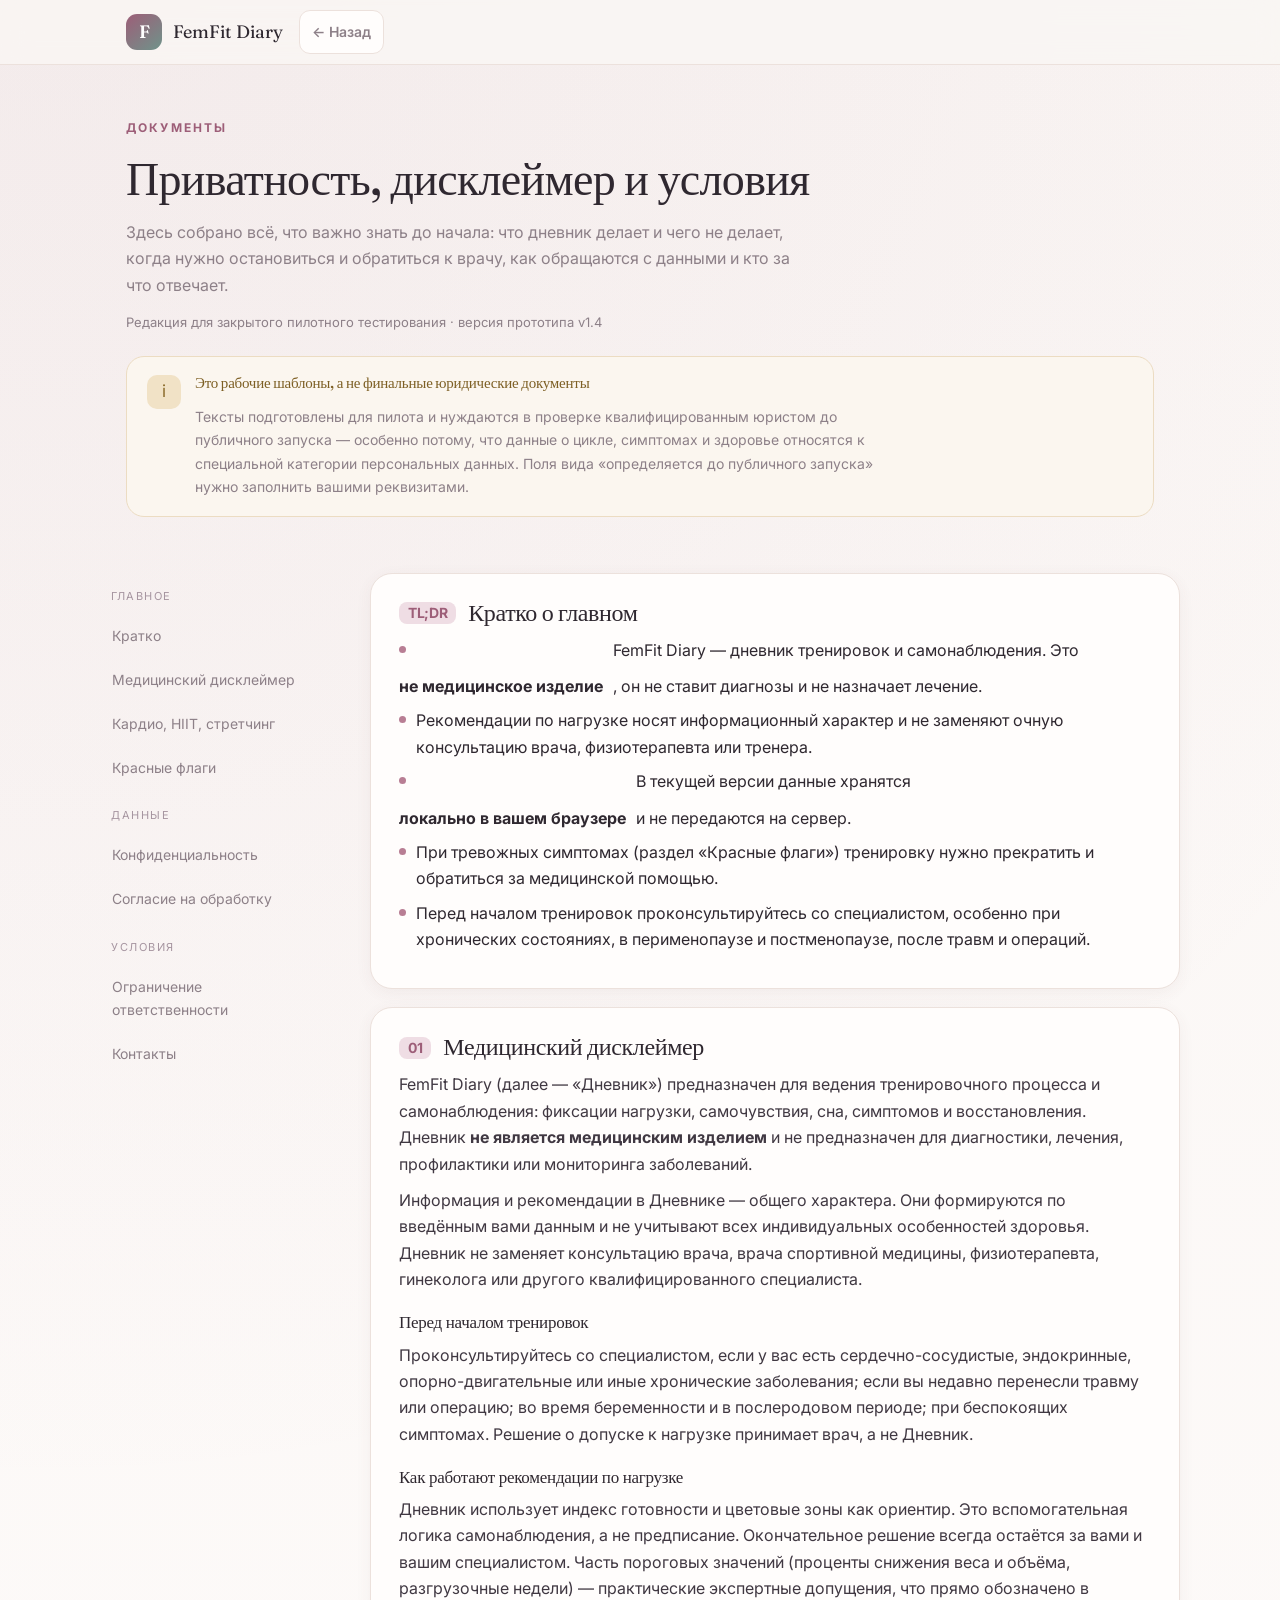
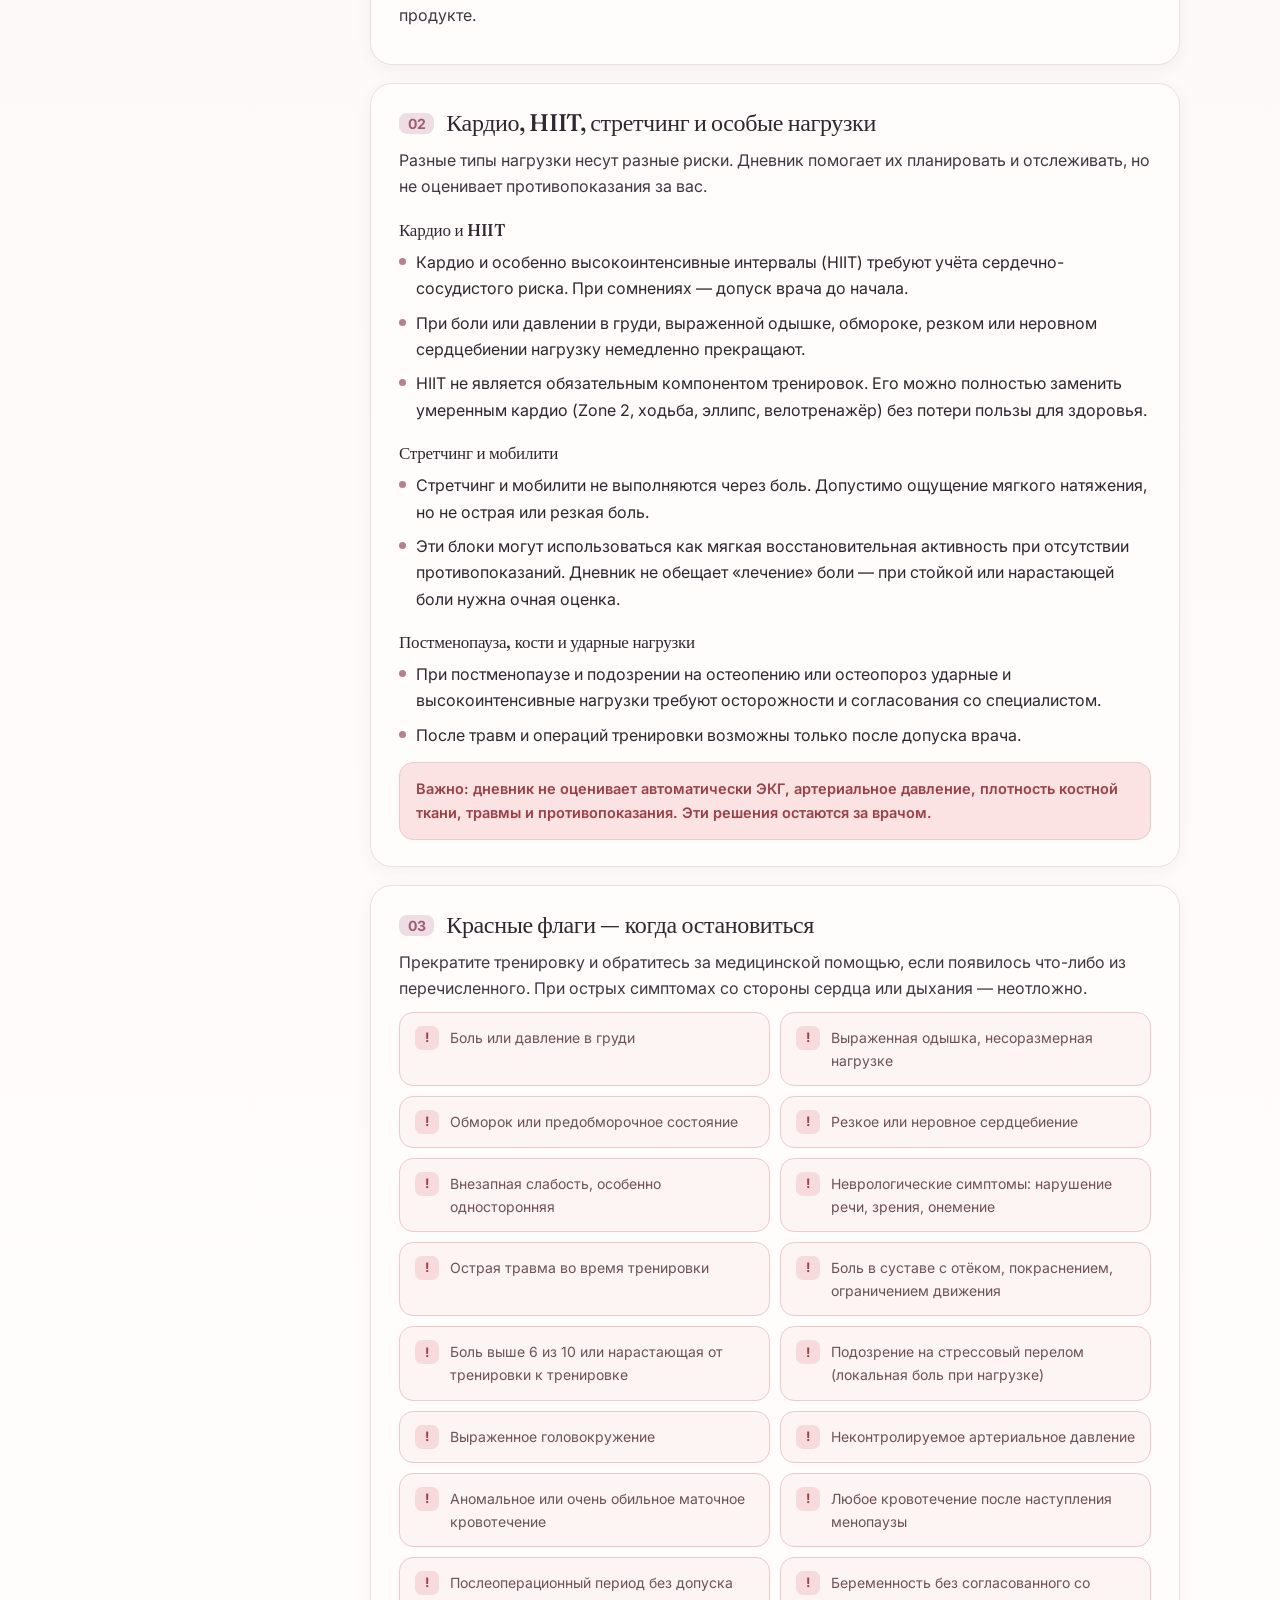
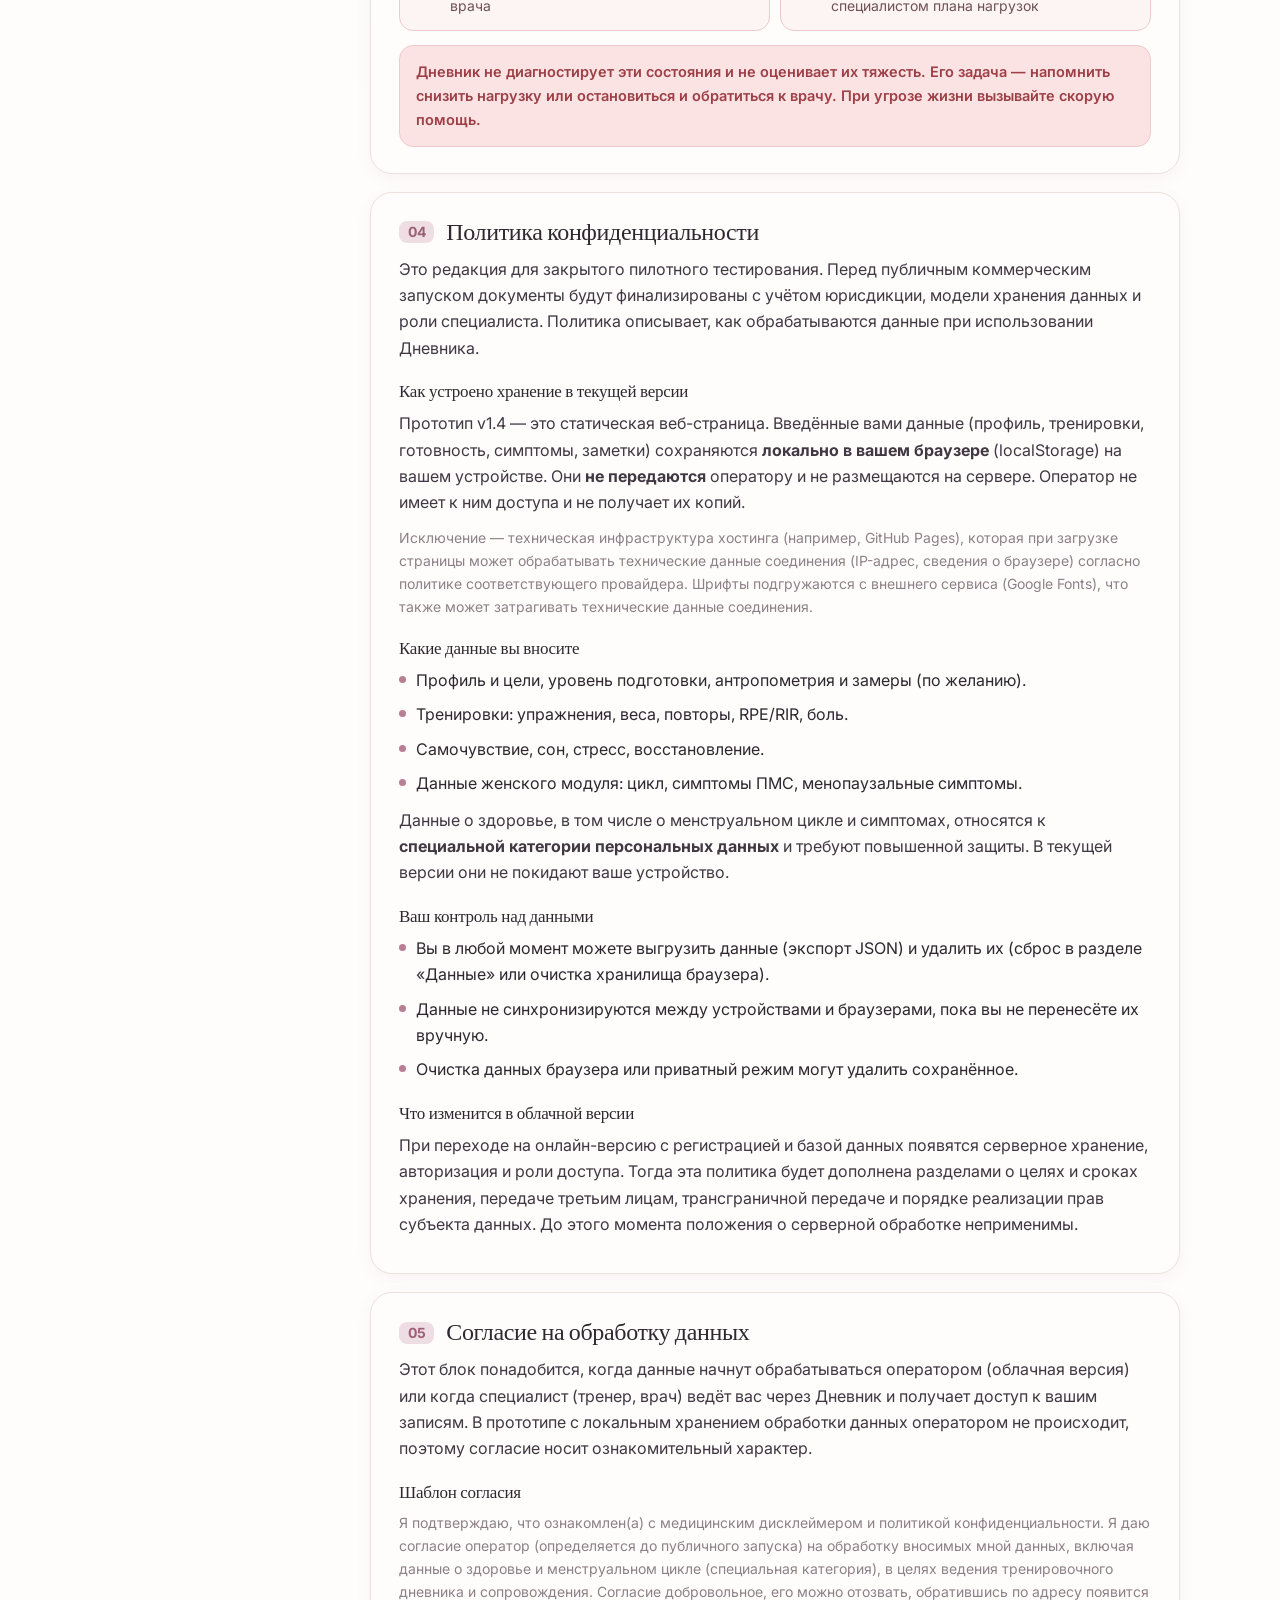
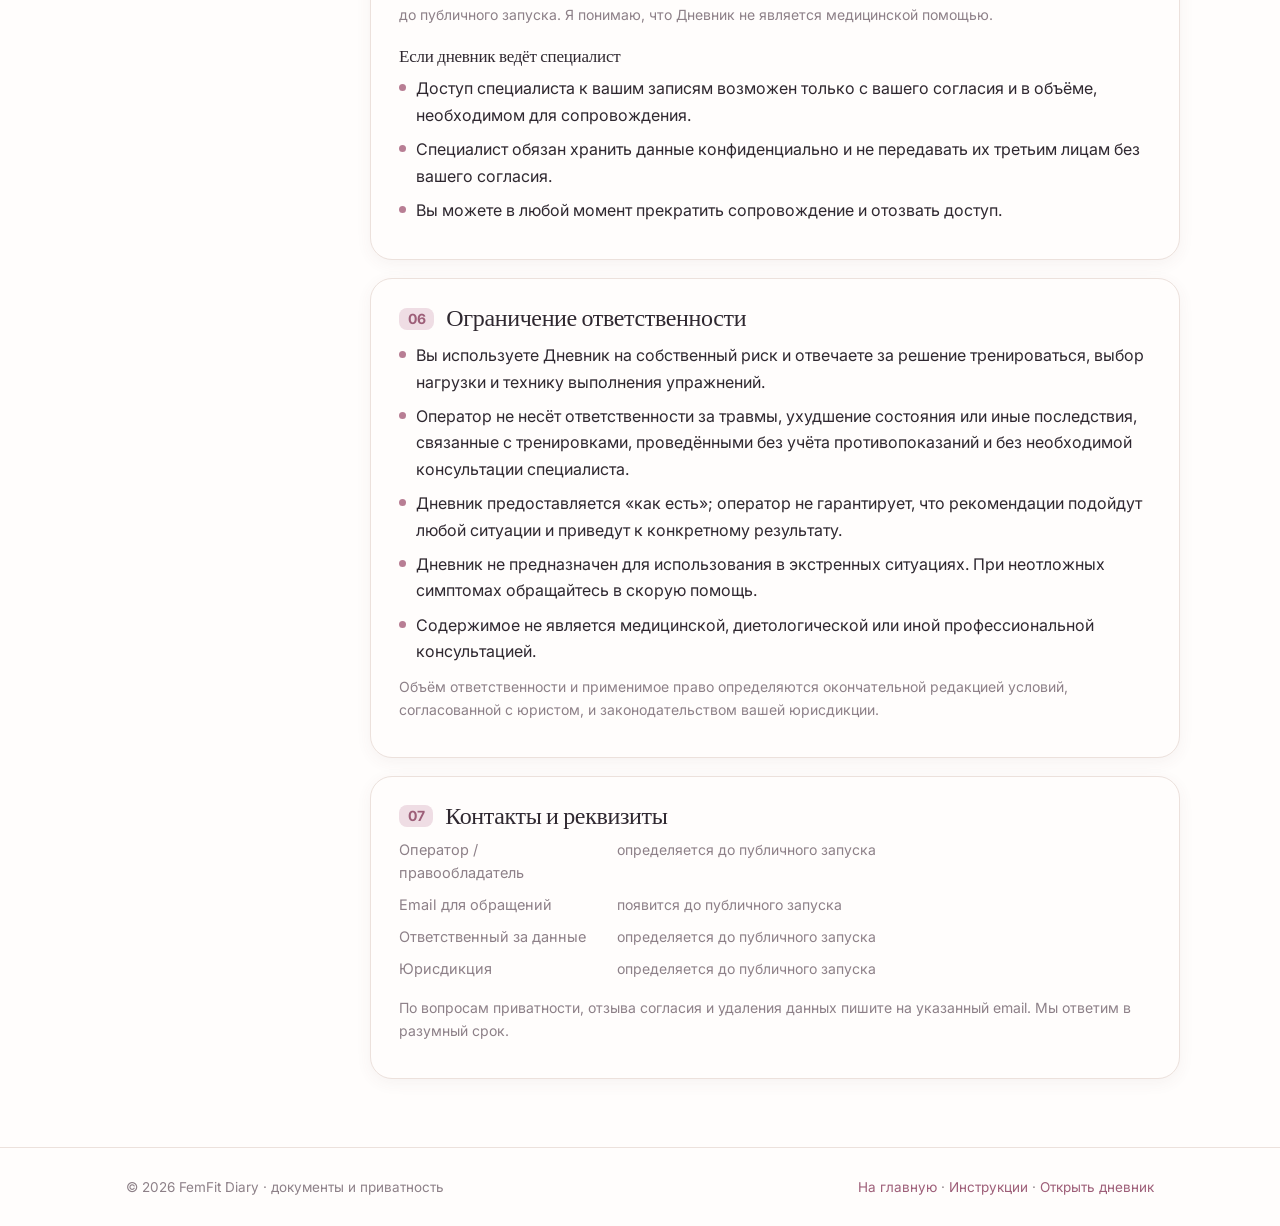
<file: legal.html>
<!DOCTYPE html>
<html lang="ru">
<head>
<meta charset="UTF-8" />
<meta name="viewport" content="width=device-width, initial-scale=1.0" />
<title>FemFit Diary — документы, приватность и дисклеймер</title>
<meta name="description" content="Медицинский дисклеймер, красные флаги, политика конфиденциальности, согласие на обработку данных и ограничение ответственности FemFit Diary." />
<link rel="preconnect" href="https://fonts.googleapis.com">
<link rel="preconnect" href="https://fonts.gstatic.com" crossorigin>
<link href="https://fonts.googleapis.com/css2?family=Fraunces:opsz,wght@9..144,400;9..144,500;9..144,600&family=Inter:wght@400;500;600;700&display=swap" rel="stylesheet">
<style>
  :root{
    --porcelain:#faf6f4; --cream:#f3eae5; --panel:#fffdfc; --panel2:#f6efeb;
    --ink:#2f2830; --muted:#8d8088; --line:#ece1dc;
    --plum:#9d5e78; --plum2:#b87e94; --plum-soft:#efdde4;
    --sage:#6f938a; --sage-soft:#e0ede9;
    --rose:#c25e66;
    --shadow-sm:0 4px 16px rgba(95,60,70,.06);
    --shadow:0 22px 54px rgba(95,55,70,.12);
    --maxw:1080px;
    --font-ui:'Inter',ui-sans-serif,system-ui,-apple-system,'Segoe UI',Roboto,sans-serif;
    --font-display:'Fraunces',Georgia,'Times New Roman',serif;
  }
  *{box-sizing:border-box}
  html{scroll-behavior:smooth}
  body{margin:0;font-family:var(--font-ui);color:var(--ink);font-size:16px;line-height:1.65;-webkit-font-smoothing:antialiased;
    background:radial-gradient(circle at 4% -2%,rgba(157,94,120,.08),transparent 26%),linear-gradient(180deg,#faf6f4,#fffdfc 55%);}
  h1,h2,h3,h4{font-family:var(--font-display);font-weight:500;letter-spacing:-.015em;line-height:1.12;margin:0}
  p{margin:0}
  a{color:var(--plum);text-decoration:none}
  a:hover{text-decoration:underline}
  ::selection{background:var(--plum-soft)}
  :focus-visible{outline:2px solid var(--plum);outline-offset:3px;border-radius:6px}
  .wrap{max-width:var(--maxw);margin:0 auto;padding:0 26px}

  .nav{position:sticky;top:0;z-index:50;backdrop-filter:blur(14px);background:rgba(250,246,244,.85);border-bottom:1px solid var(--line)}
  .nav .row{display:flex;align-items:center;gap:16px;height:64px}
  .brand{display:flex;align-items:center;gap:11px;font-family:var(--font-display);font-size:18px;color:var(--ink)}
  .brand .mk{width:36px;height:36px;border-radius:11px;display:grid;place-items:center;color:#fff;font-weight:600;background:linear-gradient(140deg,var(--plum),var(--sage))}
  .nav .back{margin-left:auto;font-size:14.5px;font-weight:600}

  header.head{padding:48px 0 26px}
  .eyebrow{font-size:12px;font-weight:700;letter-spacing:.18em;text-transform:uppercase;color:var(--plum)}
  header.head h1{font-size:clamp(30px,4.4vw,46px);margin:14px 0 0}
  header.head p{color:var(--muted);margin-top:14px;max-width:680px}
  .updated{margin-top:16px;font-size:13px;color:var(--muted)}

  .note{display:grid;grid-template-columns:auto 1fr;gap:14px;background:#fbf6ef;border:1px solid #ecdcc2;border-radius:18px;padding:18px 20px;margin:22px 0 0}
  .note .m{width:34px;height:34px;border-radius:10px;background:#f1e2c6;color:#8a6a2a;display:grid;place-items:center;font-size:17px;flex:none}
  .note h3{font-size:15px;margin-bottom:4px;color:#7d5f24}
  .note p{font-size:14px;color:#7a6740}

  .layout{display:grid;grid-template-columns:230px 1fr;gap:40px;align-items:start;padding:30px 0 50px}
  .toc{position:sticky;top:84px;display:grid;gap:5px;font-size:14px}
  .toc a{color:var(--muted);padding:7px 11px;border-radius:10px;border:1px solid transparent}
  .toc a:hover{color:var(--ink);text-decoration:none;background:var(--panel);border-color:var(--line)}
  .toc .lab{font-size:11px;letter-spacing:.14em;text-transform:uppercase;color:#a695a0;padding:6px 11px;margin-top:8px}

  .doc section{background:var(--panel);border:1px solid var(--line);border-radius:22px;padding:26px 28px;box-shadow:var(--shadow-sm);margin-bottom:18px;scroll-margin-top:84px}
  .doc section h2{font-size:24px;display:flex;align-items:center;gap:12px}
  .doc section h2 .ix{font-size:14px;color:var(--plum);font-family:var(--font-ui);font-weight:700;background:var(--plum-soft);border-radius:8px;padding:3px 9px}
  .doc h3{font-size:17px;margin:20px 0 8px}
  .doc p{margin:10px 0;color:#403842}
  .doc ul{margin:10px 0;padding-left:0;list-style:none;display:grid;gap:8px}
  .doc ul li{display:grid;grid-template-columns:auto 1fr;gap:10px;align-items:start}
  .doc ul li::before{content:"";width:7px;height:7px;border-radius:50%;background:var(--plum2);margin-top:9px}
  .doc .muted{color:var(--muted);font-size:14px}
  .tag{display:inline-block;font-size:12px;color:#6f5f67;background:var(--panel2);border:1px solid var(--line);border-radius:999px;padding:3px 10px;margin:2px 4px 2px 0}

  .flags{display:grid;grid-template-columns:1fr 1fr;gap:10px;margin-top:6px}
  .flag{display:grid;grid-template-columns:auto 1fr;gap:11px;align-items:start;background:#fdf4f4;border:1px solid #eccacd;border-radius:14px;padding:13px 15px}
  .flag .d{width:24px;height:24px;border-radius:7px;background:#f7dadc;color:#9c3f47;display:grid;place-items:center;font-size:13px;font-weight:700;flex:none}
  .flag span{font-size:14px;color:#6f5258}
  .stop{margin-top:14px;background:#fbe2e3;border:1px solid #eccacd;border-radius:14px;padding:14px 16px;color:#9c3f47;font-weight:600;font-size:14.5px}

  .kv{display:grid;grid-template-columns:200px 1fr;gap:8px 18px;margin-top:8px;font-size:14.5px}
  .kv dt{color:var(--muted)}
  .kv dd{margin:0;color:#403842}

  .fill{background:var(--sage-soft);border-radius:6px;padding:1px 7px;font-size:13px;color:#3f6f53;font-weight:600}

  footer{border-top:1px solid var(--line);padding:28px 0;color:var(--muted);font-size:13.5px}
  footer .row{display:flex;justify-content:space-between;gap:14px;flex-wrap:wrap;align-items:center}

  @media(max-width:880px){
    .layout{grid-template-columns:1fr;gap:0}
    .toc{position:static;display:flex;flex-wrap:wrap;gap:6px;margin-bottom:22px}
    .toc .lab{display:none}
    .flags{grid-template-columns:1fr}
    .kv{grid-template-columns:1fr}
  }
  @media(prefers-reduced-motion:reduce){html{scroll-behavior:auto}}

  .backlink{display:inline-flex;align-items:center;gap:6px;min-height:44px;padding:6px 12px;border:1px solid var(--line);background:var(--panel);color:var(--muted);border-radius:11px;font-size:14px;font-weight:600;text-decoration:none}
  .backlink:hover{color:var(--ink);text-decoration:none}
  .backlink:focus-visible{outline:2px solid var(--plum);outline-offset:2px}

  a:focus-visible,button:focus-visible,[tabindex]:focus-visible,input:focus-visible,select:focus-visible,textarea:focus-visible{outline:2px solid #9d5e78;outline-offset:2px}
  @media(max-width:480px){html,body{overflow-x:hidden}}
</style>
</head>
<body>
<!--
  TODO (перед публичным запуском):
  - указать правообладателя
  - указать контактный email
  - указать юрисдикцию
  - согласовать документы с юристом
-->


<header class="nav">
  <div class="wrap row">
    <a class="brand" href="index.html"><span class="mk">F</span> FemFit Diary</a>
    <a href="index.html" class="backlink" aria-label="Вернуться назад" onclick="if(history.length>1&&document.referrer){history.back();return false;}">← Назад</a>
  </div>
</header>

<header class="head">
  <div class="wrap">
    <span class="eyebrow">Документы</span>
    <h1>Приватность, дисклеймер и условия</h1>
    <p>Здесь собрано всё, что важно знать до начала: что дневник делает и чего не делает, когда нужно остановиться и обратиться к врачу, как обращаются с данными и кто за что отвечает.</p>
    <p class="updated">Редакция для закрытого пилотного тестирования · версия прототипа v1.4</p>

    <div class="note">
      <div class="m">i</div>
      <div>
        <h3>Это рабочие шаблоны, а не финальные юридические документы</h3>
        <p>Тексты подготовлены для пилота и нуждаются в проверке квалифицированным юристом до публичного запуска — особенно потому, что данные о цикле, симптомах и здоровье относятся к специальной категории персональных данных. Поля вида «<span class="muted">определяется до публичного запуска</span>» нужно заполнить вашими реквизитами.</p>
      </div>
    </div>
  </div>
</header>

<div class="wrap layout">
  <nav class="toc" aria-label="Содержание">
    <div class="lab">Главное</div>
    <a href="#tldr">Кратко</a>
    <a href="#disclaimer">Медицинский дисклеймер</a>
    <a href="#loads">Кардио, HIIT, стретчинг</a>
    <a href="#flags">Красные флаги</a>
    <div class="lab">Данные</div>
    <a href="#privacy">Конфиденциальность</a>
    <a href="#consent">Согласие на обработку</a>
    <div class="lab">Условия</div>
    <a href="#liability">Ограничение ответственности</a>
    <a href="#contacts">Контакты</a>
  </nav>

  <main class="doc">

    <section id="tldr">
      <h2><span class="ix">TL;DR</span> Кратко о главном</h2>
      <ul>
        <li>FemFit Diary — дневник тренировок и самонаблюдения. Это <b>не медицинское изделие</b>, он не ставит диагнозы и не назначает лечение.</li>
        <li>Рекомендации по нагрузке носят информационный характер и не заменяют очную консультацию врача, физиотерапевта или тренера.</li>
        <li>В текущей версии данные хранятся <b>локально в вашем браузере</b> и не передаются на сервер.</li>
        <li>При тревожных симптомах (раздел «Красные флаги») тренировку нужно прекратить и обратиться за медицинской помощью.</li>
        <li>Перед началом тренировок проконсультируйтесь со специалистом, особенно при хронических состояниях, в перименопаузе и постменопаузе, после травм и операций.</li>
      </ul>
    </section>

    <section id="disclaimer">
      <h2><span class="ix">01</span> Медицинский дисклеймер</h2>
      <p>FemFit Diary (далее — «Дневник») предназначен для ведения тренировочного процесса и самонаблюдения: фиксации нагрузки, самочувствия, сна, симптомов и восстановления. Дневник <b>не является медицинским изделием</b> и не предназначен для диагностики, лечения, профилактики или мониторинга заболеваний.</p>
      <p>Информация и рекомендации в Дневнике — общего характера. Они формируются по введённым вами данным и не учитывают всех индивидуальных особенностей здоровья. Дневник не заменяет консультацию врача, врача спортивной медицины, физиотерапевта, гинеколога или другого квалифицированного специалиста.</p>
      <h3>Перед началом тренировок</h3>
      <p>Проконсультируйтесь со специалистом, если у вас есть сердечно-сосудистые, эндокринные, опорно-двигательные или иные хронические заболевания; если вы недавно перенесли травму или операцию; во время беременности и в послеродовом периоде; при беспокоящих симптомах. Решение о допуске к нагрузке принимает врач, а не Дневник.</p>
      <h3>Как работают рекомендации по нагрузке</h3>
      <p>Дневник использует индекс готовности и цветовые зоны как ориентир. Это вспомогательная логика самонаблюдения, а не предписание. Окончательное решение всегда остаётся за вами и вашим специалистом. Часть пороговых значений (проценты снижения веса и объёма, разгрузочные недели) — практические экспертные допущения, что прямо обозначено в продукте.</p>
    </section>

    <section id="loads">
      <h2><span class="ix">02</span> Кардио, HIIT, стретчинг и особые нагрузки</h2>
      <p>Разные типы нагрузки несут разные риски. Дневник помогает их планировать и отслеживать, но не оценивает противопоказания за вас.</p>
      <h3>Кардио и HIIT</h3>
      <ul>
        <li>Кардио и особенно высокоинтенсивные интервалы (HIIT) требуют учёта сердечно-сосудистого риска. При сомнениях — допуск врача до начала.</li>
        <li>При боли или давлении в груди, выраженной одышке, обмороке, резком или неровном сердцебиении нагрузку немедленно прекращают.</li>
        <li>HIIT не является обязательным компонентом тренировок. Его можно полностью заменить умеренным кардио (Zone 2, ходьба, эллипс, велотренажёр) без потери пользы для здоровья.</li>
      </ul>
      <h3>Стретчинг и мобилити</h3>
      <ul>
        <li>Стретчинг и мобилити не выполняются через боль. Допустимо ощущение мягкого натяжения, но не острая или резкая боль.</li>
        <li>Эти блоки могут использоваться как мягкая восстановительная активность при отсутствии противопоказаний. Дневник не обещает «лечение» боли — при стойкой или нарастающей боли нужна очная оценка.</li>
      </ul>
      <h3>Постменопауза, кости и ударные нагрузки</h3>
      <ul>
        <li>При постменопаузе и подозрении на остеопению или остеопороз ударные и высокоинтенсивные нагрузки требуют осторожности и согласования со специалистом.</li>
        <li>После травм и операций тренировки возможны только после допуска врача.</li>
      </ul>
      <div class="stop">Важно: дневник не оценивает автоматически ЭКГ, артериальное давление, плотность костной ткани, травмы и противопоказания. Эти решения остаются за врачом.</div>
    </section>

    <section id="flags">
      <h2><span class="ix">03</span> Красные флаги — когда остановиться</h2>
      <p>Прекратите тренировку и обратитесь за медицинской помощью, если появилось что-либо из перечисленного. При острых симптомах со стороны сердца или дыхания — неотложно.</p>
      <div class="flags">
        <div class="flag"><div class="d">!</div><span>Боль или давление в груди</span></div>
        <div class="flag"><div class="d">!</div><span>Выраженная одышка, несоразмерная нагрузке</span></div>
        <div class="flag"><div class="d">!</div><span>Обморок или предобморочное состояние</span></div>
        <div class="flag"><div class="d">!</div><span>Резкое или неровное сердцебиение</span></div>
        <div class="flag"><div class="d">!</div><span>Внезапная слабость, особенно односторонняя</span></div>
        <div class="flag"><div class="d">!</div><span>Неврологические симптомы: нарушение речи, зрения, онемение</span></div>
        <div class="flag"><div class="d">!</div><span>Острая травма во время тренировки</span></div>
        <div class="flag"><div class="d">!</div><span>Боль в суставе с отёком, покраснением, ограничением движения</span></div>
        <div class="flag"><div class="d">!</div><span>Боль выше 6 из 10 или нарастающая от тренировки к тренировке</span></div>
        <div class="flag"><div class="d">!</div><span>Подозрение на стрессовый перелом (локальная боль при нагрузке)</span></div>
        <div class="flag"><div class="d">!</div><span>Выраженное головокружение</span></div>
        <div class="flag"><div class="d">!</div><span>Неконтролируемое артериальное давление</span></div>
        <div class="flag"><div class="d">!</div><span>Аномальное или очень обильное маточное кровотечение</span></div>
        <div class="flag"><div class="d">!</div><span>Любое кровотечение после наступления менопаузы</span></div>
        <div class="flag"><div class="d">!</div><span>Послеоперационный период без допуска врача</span></div>
        <div class="flag"><div class="d">!</div><span>Беременность без согласованного со специалистом плана нагрузок</span></div>
      </div>
      <div class="stop">Дневник не диагностирует эти состояния и не оценивает их тяжесть. Его задача — напомнить снизить нагрузку или остановиться и обратиться к врачу. При угрозе жизни вызывайте скорую помощь.</div>
    </section>

    <section id="privacy">
      <h2><span class="ix">04</span> Политика конфиденциальности</h2>
      <p>Это редакция для закрытого пилотного тестирования. Перед публичным коммерческим запуском документы будут финализированы с учётом юрисдикции, модели хранения данных и роли специалиста. Политика описывает, как обрабатываются данные при использовании Дневника.</p>

      <h3>Как устроено хранение в текущей версии</h3>
      <p>Прототип v1.4 — это статическая веб-страница. Введённые вами данные (профиль, тренировки, готовность, симптомы, заметки) сохраняются <b>локально в вашем браузере</b> (localStorage) на вашем устройстве. Они <b>не передаются</b> оператору и не размещаются на сервере. Оператор не имеет к ним доступа и не получает их копий.</p>
      <p class="muted">Исключение — техническая инфраструктура хостинга (например, GitHub Pages), которая при загрузке страницы может обрабатывать технические данные соединения (IP-адрес, сведения о браузере) согласно политике соответствующего провайдера. Шрифты подгружаются с внешнего сервиса (Google Fonts), что также может затрагивать технические данные соединения.</p>

      <h3>Какие данные вы вносите</h3>
      <ul>
        <li>Профиль и цели, уровень подготовки, антропометрия и замеры (по желанию).</li>
        <li>Тренировки: упражнения, веса, повторы, RPE/RIR, боль.</li>
        <li>Самочувствие, сон, стресс, восстановление.</li>
        <li>Данные женского модуля: цикл, симптомы ПМС, менопаузальные симптомы.</li>
      </ul>
      <p>Данные о здоровье, в том числе о менструальном цикле и симптомах, относятся к <b>специальной категории персональных данных</b> и требуют повышенной защиты. В текущей версии они не покидают ваше устройство.</p>

      <h3>Ваш контроль над данными</h3>
      <ul>
        <li>Вы в любой момент можете выгрузить данные (экспорт JSON) и удалить их (сброс в разделе «Данные» или очистка хранилища браузера).</li>
        <li>Данные не синхронизируются между устройствами и браузерами, пока вы не перенесёте их вручную.</li>
        <li>Очистка данных браузера или приватный режим могут удалить сохранённое.</li>
      </ul>

      <h3>Что изменится в облачной версии</h3>
      <p>При переходе на онлайн-версию с регистрацией и базой данных появятся серверное хранение, авторизация и роли доступа. Тогда эта политика будет дополнена разделами о целях и сроках хранения, передаче третьим лицам, трансграничной передаче и порядке реализации прав субъекта данных. До этого момента положения о серверной обработке неприменимы.</p>
    </section>

    <section id="consent">
      <h2><span class="ix">05</span> Согласие на обработку данных</h2>
      <p>Этот блок понадобится, когда данные начнут обрабатываться оператором (облачная версия) или когда специалист (тренер, врач) ведёт вас через Дневник и получает доступ к вашим записям. В прототипе с локальным хранением обработки данных оператором не происходит, поэтому согласие носит ознакомительный характер.</p>
      <h3>Шаблон согласия</h3>
      <p class="muted">Я подтверждаю, что ознакомлен(а) с медицинским дисклеймером и политикой конфиденциальности. Я даю согласие <span class="muted">оператор (определяется до публичного запуска)</span> на обработку вносимых мной данных, включая данные о здоровье и менструальном цикле (специальная категория), в целях ведения тренировочного дневника и сопровождения. Согласие добровольное, его можно отозвать, обратившись по адресу <span class="muted">появится до публичного запуска</span>. Я понимаю, что Дневник не является медицинской помощью.</p>
      <h3>Если дневник ведёт специалист</h3>
      <ul>
        <li>Доступ специалиста к вашим записям возможен только с вашего согласия и в объёме, необходимом для сопровождения.</li>
        <li>Специалист обязан хранить данные конфиденциально и не передавать их третьим лицам без вашего согласия.</li>
        <li>Вы можете в любой момент прекратить сопровождение и отозвать доступ.</li>
      </ul>
    </section>

    <section id="liability">
      <h2><span class="ix">06</span> Ограничение ответственности</h2>
      <ul>
        <li>Вы используете Дневник на собственный риск и отвечаете за решение тренироваться, выбор нагрузки и технику выполнения упражнений.</li>
        <li>Оператор не несёт ответственности за травмы, ухудшение состояния или иные последствия, связанные с тренировками, проведёнными без учёта противопоказаний и без необходимой консультации специалиста.</li>
        <li>Дневник предоставляется «как есть»; оператор не гарантирует, что рекомендации подойдут любой ситуации и приведут к конкретному результату.</li>
        <li>Дневник не предназначен для использования в экстренных ситуациях. При неотложных симптомах обращайтесь в скорую помощь.</li>
        <li>Содержимое не является медицинской, диетологической или иной профессиональной консультацией.</li>
      </ul>
      <p class="muted">Объём ответственности и применимое право определяются окончательной редакцией условий, согласованной с юристом, и законодательством вашей юрисдикции.</p>
    </section>

    <section id="contacts">
      <h2><span class="ix">07</span> Контакты и реквизиты</h2>
      <dl class="kv">
        <dt>Оператор / правообладатель</dt><dd><span class="muted">определяется до публичного запуска</span></dd>
        <dt>Email для обращений</dt><dd><span class="muted">появится до публичного запуска</span></dd>
        <dt>Ответственный за данные</dt><dd><span class="muted">определяется до публичного запуска</span></dd>
        <dt>Юрисдикция</dt><dd><span class="muted">определяется до публичного запуска</span></dd>
      </dl>
      <p class="muted" style="margin-top:14px">По вопросам приватности, отзыва согласия и удаления данных пишите на указанный email. Мы ответим в разумный срок.</p>
    </section>

  </main>
</div>

<footer>
  <div class="wrap row">
    <div>© 2026 FemFit Diary · документы и приватность</div>
    <div><a href="index.html">На главную</a> · <a href="guide.html">Инструкции</a> · <a href="app.html">Открыть дневник</a></div>
  </div>
</footer>

</body>
</html>
</file>
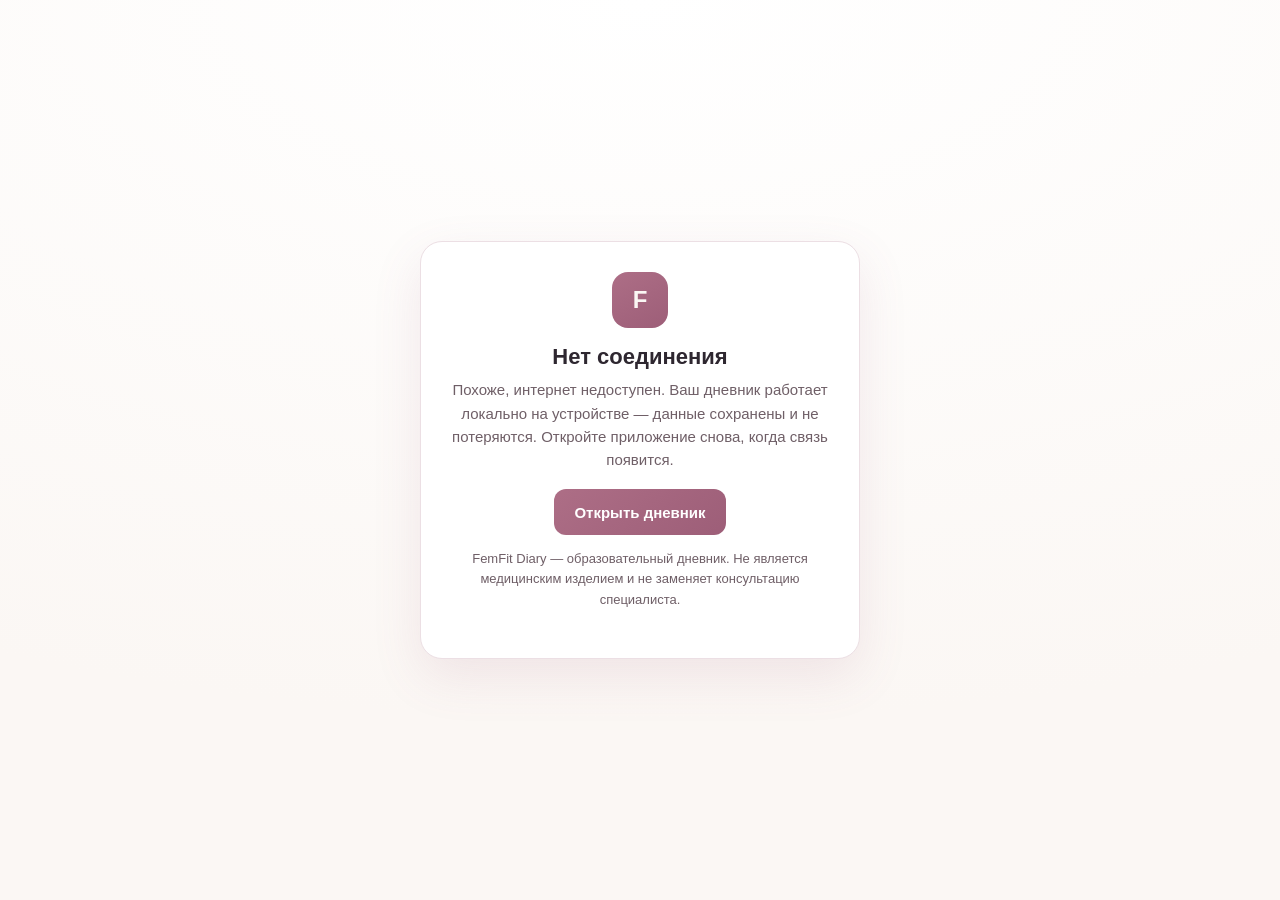
<file: offline.html>
<!doctype html>
<html lang="ru">
<head>
  <meta charset="utf-8">
  <meta name="viewport" content="width=device-width, initial-scale=1, viewport-fit=cover">
  <title>FemFit Diary — нет соединения</title>
  <meta name="theme-color" content="#9d5e78">
  <link rel="icon" href="assets/img/icon-192.png">
  <style>
    :root{--plum:#9d5e78;--ink:#2e2730;--muted:#6f5f67;--bg:#fbf7f4;--panel:#fff;--line:#ecdfe4}
    *{box-sizing:border-box}
    body{margin:0;min-height:100vh;display:grid;place-items:center;padding:24px;
      font-family:-apple-system,BlinkMacSystemFont,"Segoe UI",Roboto,Inter,sans-serif;
      background:radial-gradient(120% 80% at 50% 0%,#fff,var(--bg));color:var(--ink)}
    .card{max-width:440px;width:100%;background:var(--panel);border:1px solid var(--line);
      border-radius:22px;padding:30px;text-align:center;box-shadow:0 18px 50px rgba(157,94,120,.12)}
    .mk{width:56px;height:56px;border-radius:16px;display:grid;place-items:center;margin:0 auto 16px;
      background:linear-gradient(150deg,#ad6e86,#9d5e78);color:#fbf7f4;font-weight:800;font-size:24px}
    h1{font-size:22px;margin:0 0 8px}
    p{color:var(--muted);font-size:15px;line-height:1.55;margin:0 0 18px}
    .btn{display:inline-flex;align-items:center;justify-content:center;min-height:46px;padding:10px 20px;
      border-radius:12px;border:none;cursor:pointer;font-weight:600;font-size:15px;
      background:linear-gradient(140deg,#ad6e86,#9d5e78);color:#fff;text-decoration:none}
    .muted{font-size:13px;color:var(--muted);margin-top:14px}
  
  a:focus-visible,button:focus-visible,[tabindex]:focus-visible,input:focus-visible,select:focus-visible,textarea:focus-visible{outline:2px solid #9d5e78;outline-offset:2px}
  @media(max-width:480px){html,body{overflow-x:hidden}}
</style>
</head>
<body>
  <main class="card">
    <div class="mk">F</div>
    <h1>Нет соединения</h1>
    <p>Похоже, интернет недоступен. Ваш дневник работает локально на устройстве — данные сохранены и не потеряются. Откройте приложение снова, когда связь появится.</p>
    <a class="btn" href="app.html">Открыть дневник</a>
    <p class="muted">FemFit Diary — образовательный дневник. Не является медицинским изделием и не заменяет консультацию специалиста.</p>
  </main>
</body>
</html>
</file>
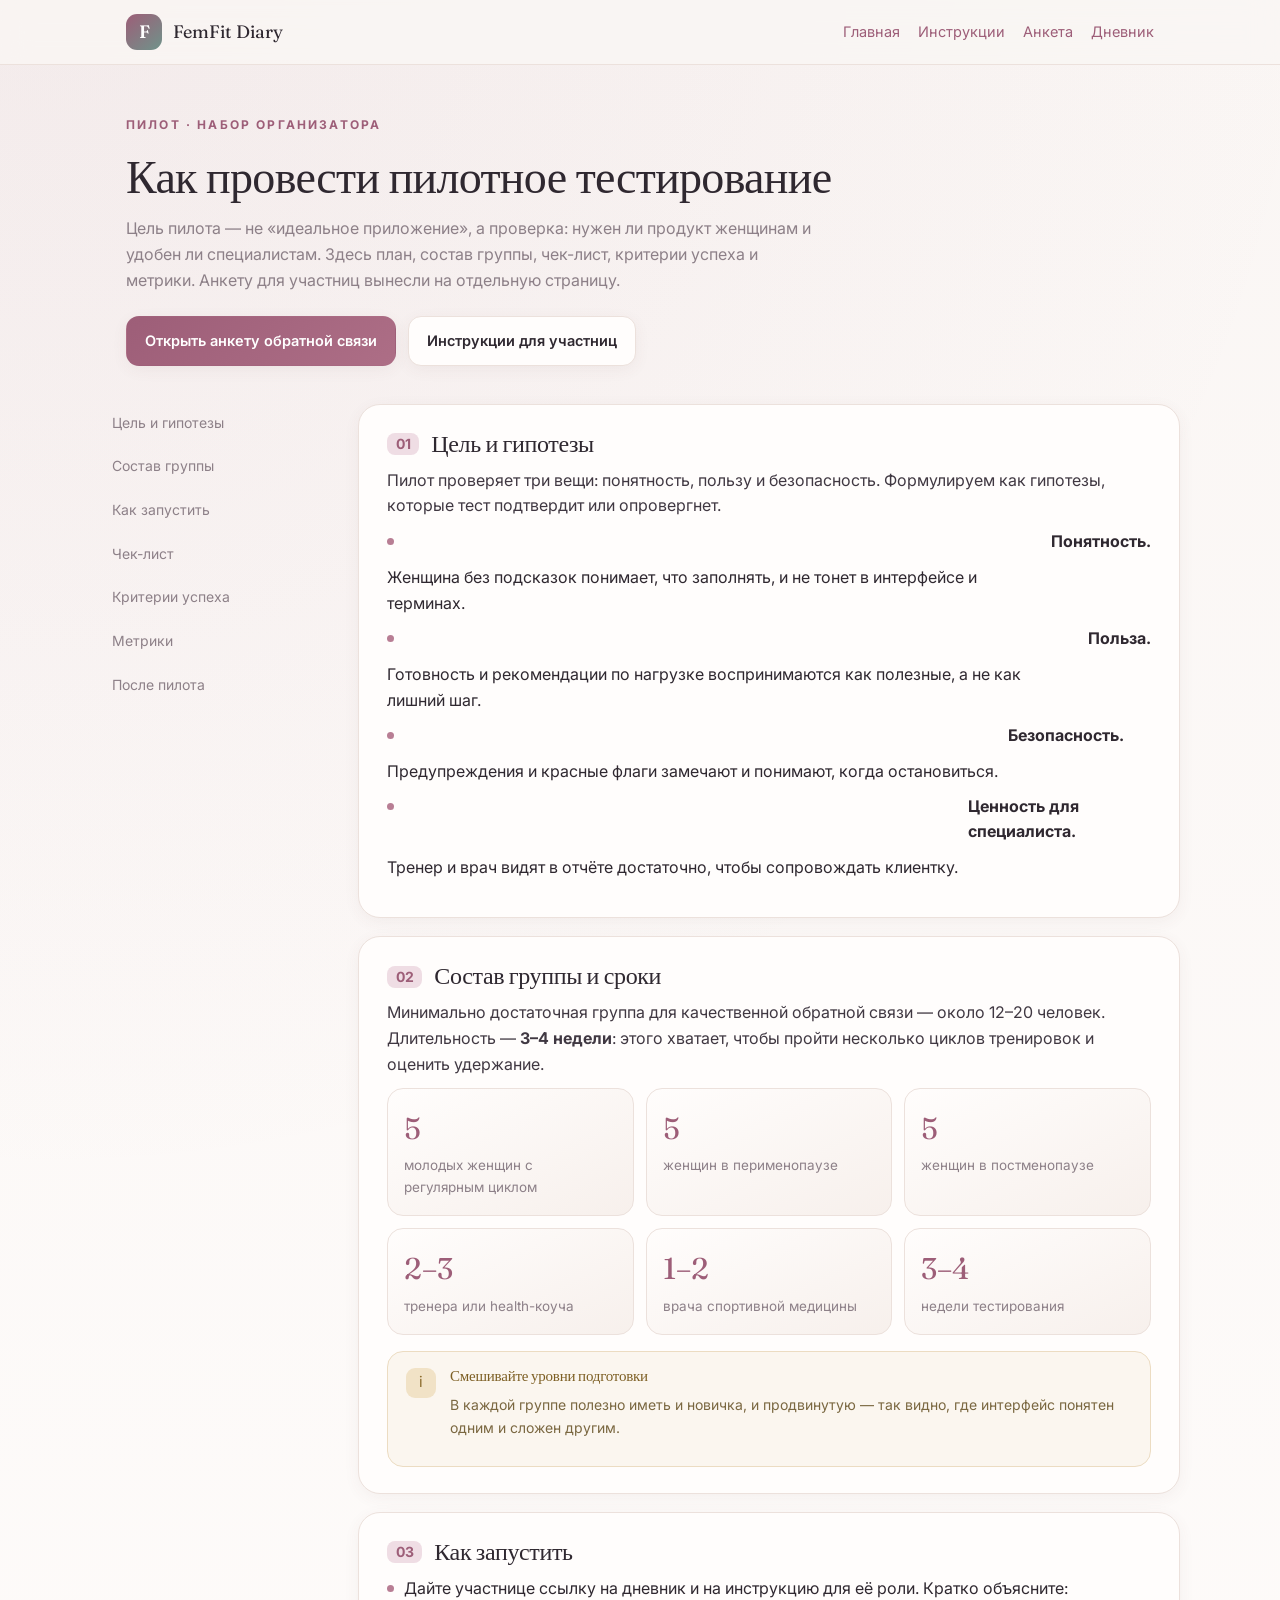
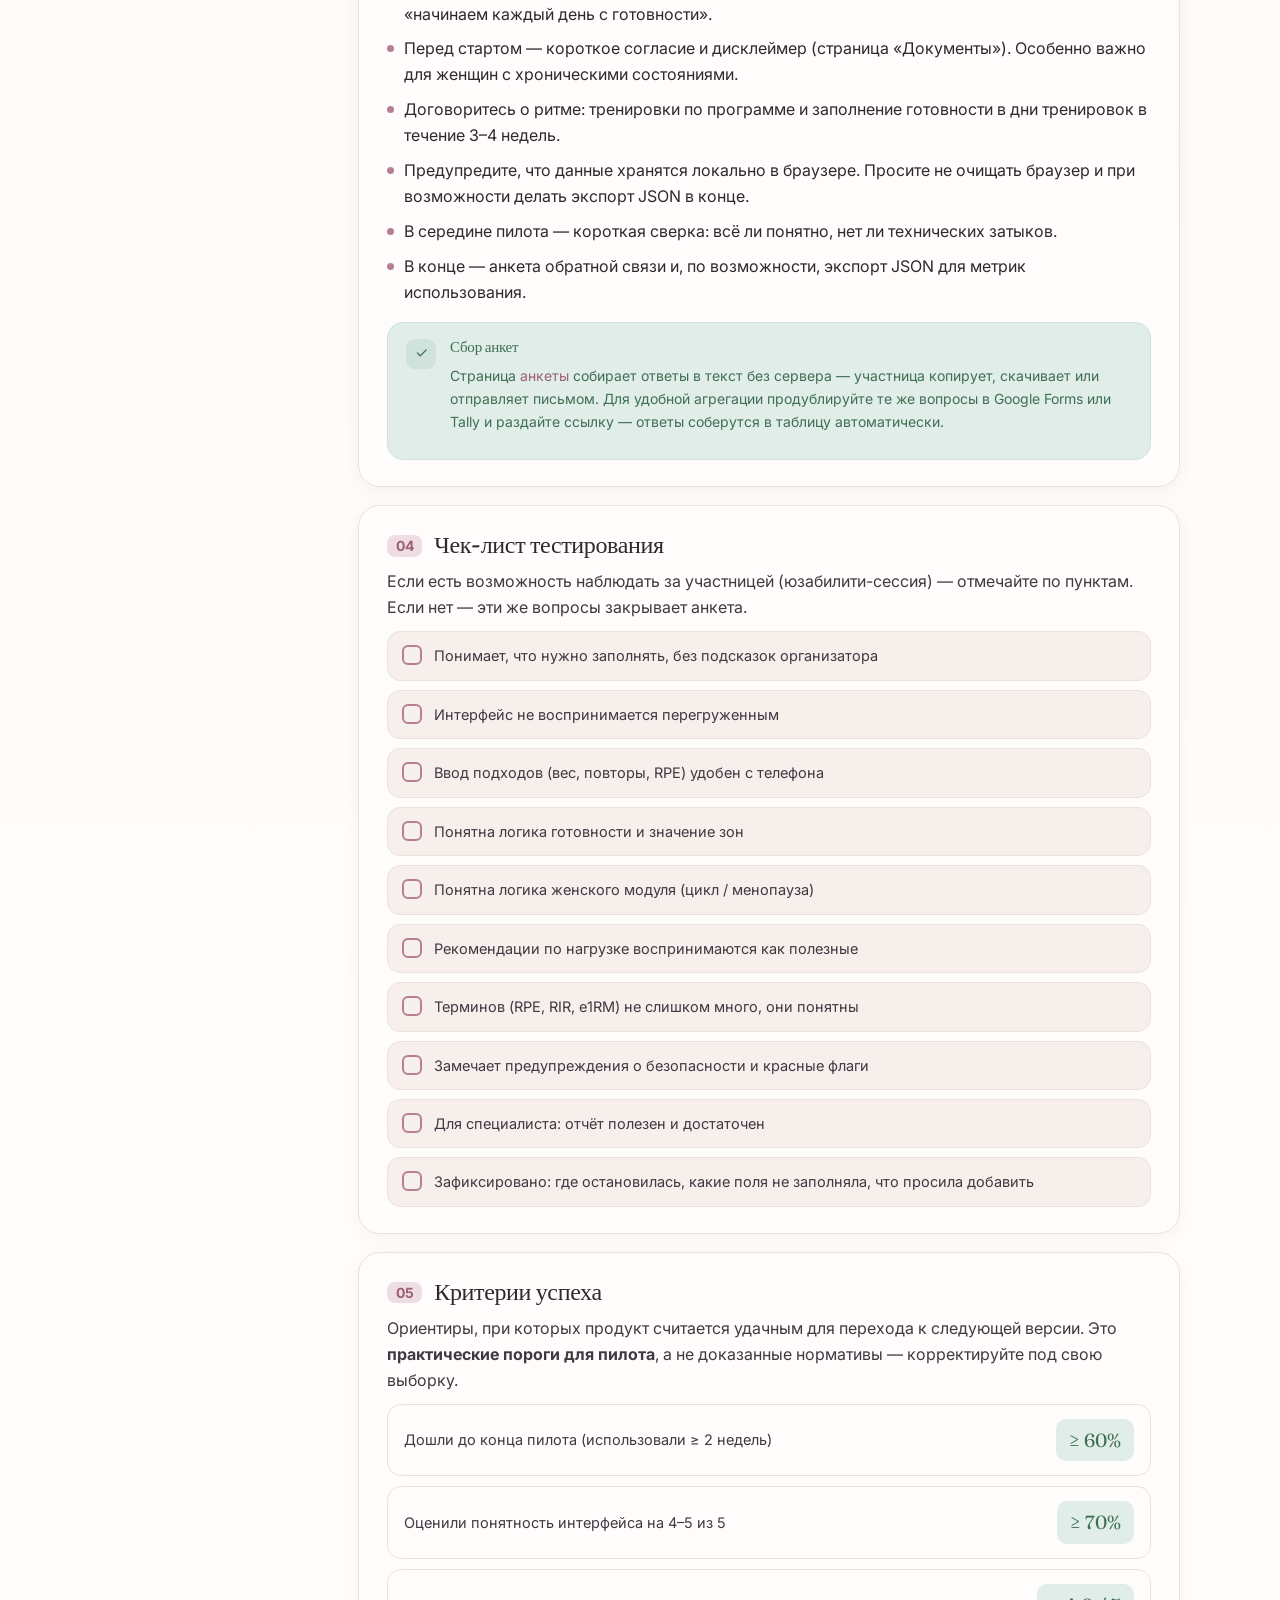
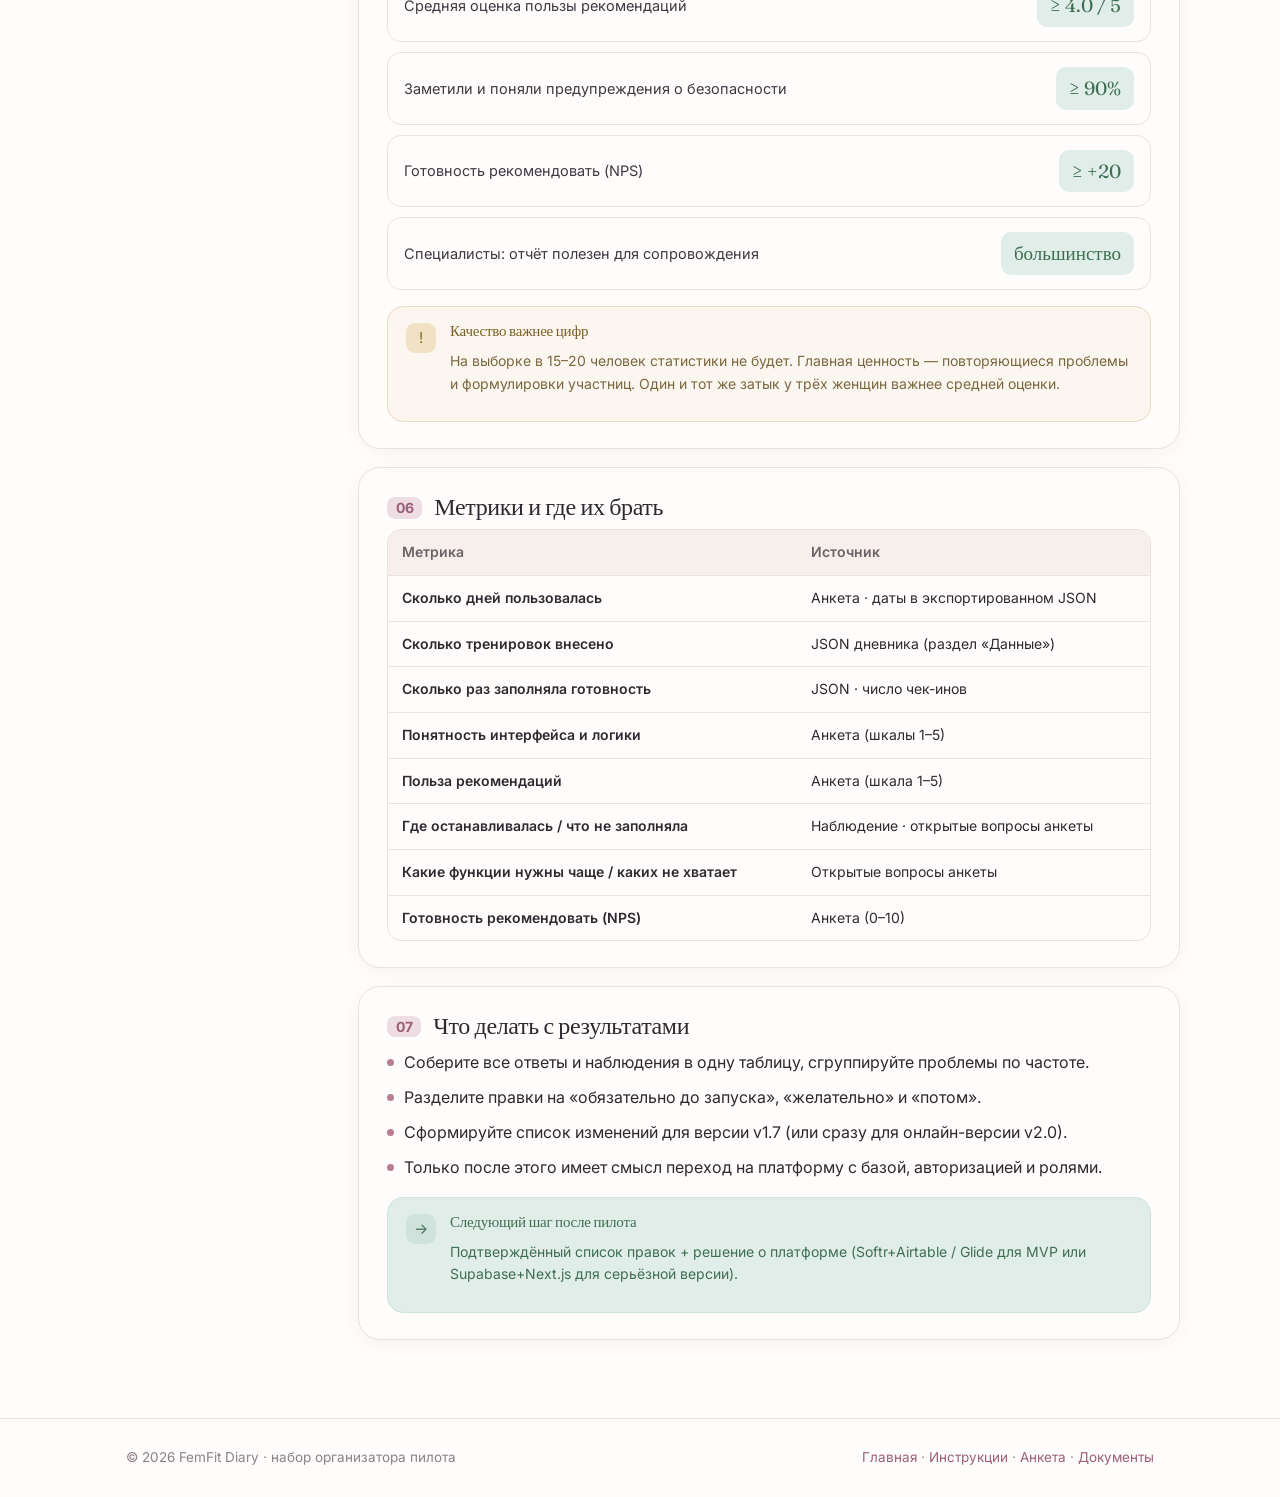
<file: pilot.html>
<!DOCTYPE html>
<html lang="ru">
<head>
<meta charset="UTF-8" />
<meta name="viewport" content="width=device-width, initial-scale=1.0" />
<title>FemFit Diary — пилотное тестирование: план и критерии</title>
<meta name="description" content="Набор организатора пилота FemFit Diary: цель, состав группы, чек-лист тестирования, критерии успеха и метрики." />
<link rel="preconnect" href="https://fonts.googleapis.com">
<link rel="preconnect" href="https://fonts.gstatic.com" crossorigin>
<link href="https://fonts.googleapis.com/css2?family=Fraunces:opsz,wght@9..144,400;9..144,500;9..144,600&family=Inter:wght@400;500;600;700&display=swap" rel="stylesheet">
<style>
  :root{
    --porcelain:#faf6f4; --cream:#f3eae5; --panel:#fffdfc; --panel2:#f6efeb;
    --ink:#2f2830; --muted:#8d8088; --line:#ece1dc;
    --plum:#9d5e78; --plum2:#b87e94; --plum-soft:#efdde4;
    --sage:#6f938a; --sage-soft:#e0ede9; --gold:#c2a36b;
    --green:#5f9072; --rose:#c25e66;
    --shadow-sm:0 4px 16px rgba(95,60,70,.06);
    --shadow:0 22px 54px rgba(95,55,70,.12);
    --maxw:1080px;
    --font-ui:'Inter',ui-sans-serif,system-ui,-apple-system,'Segoe UI',Roboto,sans-serif;
    --font-display:'Fraunces',Georgia,'Times New Roman',serif;
  }
  *{box-sizing:border-box}
  html{scroll-behavior:smooth}
  body{margin:0;font-family:var(--font-ui);color:var(--ink);font-size:16px;line-height:1.62;-webkit-font-smoothing:antialiased;
    background:radial-gradient(circle at 4% -2%,rgba(157,94,120,.08),transparent 26%),linear-gradient(180deg,#faf6f4,#fffdfc 55%);}
  h1,h2,h3,h4{font-family:var(--font-display);font-weight:500;letter-spacing:-.015em;line-height:1.12;margin:0}
  p{margin:0}
  a{color:var(--plum);text-decoration:none}
  a:hover{text-decoration:underline}
  ::selection{background:var(--plum-soft)}
  :focus-visible{outline:2px solid var(--plum);outline-offset:3px;border-radius:6px}
  .wrap{max-width:var(--maxw);margin:0 auto;padding:0 26px}

  .nav{position:sticky;top:0;z-index:50;backdrop-filter:blur(14px);background:rgba(250,246,244,.85);border-bottom:1px solid var(--line)}
  .nav .row{display:flex;align-items:center;gap:16px;height:64px}
  .brand{display:flex;align-items:center;gap:11px;font-family:var(--font-display);font-size:18px;color:var(--ink)}
  .brand .mk{width:36px;height:36px;border-radius:11px;display:grid;place-items:center;color:#fff;font-weight:600;background:linear-gradient(140deg,var(--plum),var(--sage))}
  .nav .links{margin-left:auto;display:flex;gap:18px;font-size:14.5px;color:var(--muted)}
  .nav .links a:hover{color:var(--ink);text-decoration:none}

  header.head{padding:46px 0 8px}
  .eyebrow{font-size:12px;font-weight:700;letter-spacing:.18em;text-transform:uppercase;color:var(--plum)}
  header.head h1{font-size:clamp(30px,4.4vw,46px);margin:14px 0 0}
  header.head p{color:var(--muted);margin-top:14px;max-width:700px}
  .cta-row{display:flex;gap:12px;flex-wrap:wrap;margin-top:22px}
  .btn{display:inline-flex;align-items:center;gap:9px;border:1px solid var(--line);background:var(--panel);color:var(--ink);padding:12px 18px;border-radius:13px;font-size:14.5px;font-weight:600;cursor:pointer;box-shadow:var(--shadow-sm);transition:.16s}
  .btn:hover{transform:translateY(-1px);text-decoration:none}
  .btn.primary{background:linear-gradient(140deg,var(--plum),#ad6e86);color:#fff;border-color:transparent}

  .layout{display:grid;grid-template-columns:220px 1fr;gap:38px;align-items:start;padding:30px 0 50px}
  .toc{position:sticky;top:82px;display:grid;gap:5px;font-size:14px}
  .toc a{color:var(--muted);padding:7px 11px;border-radius:10px;border:1px solid transparent}
  .toc a:hover{color:var(--ink);text-decoration:none;background:var(--panel);border-color:var(--line)}

  section.b{background:var(--panel);border:1px solid var(--line);border-radius:22px;padding:26px 28px;box-shadow:var(--shadow-sm);margin-bottom:18px;scroll-margin-top:82px}
  section.b h2{font-size:24px;display:flex;align-items:center;gap:12px}
  section.b h2 .ix{font-size:14px;color:var(--plum);font-family:var(--font-ui);font-weight:700;background:var(--plum-soft);border-radius:8px;padding:3px 9px}
  .b h3{font-size:17px;margin:18px 0 8px}
  .b p{margin:10px 0;color:#403842}
  .b .muted{color:var(--muted);font-size:14px}

  ul.clean{margin:10px 0;padding:0;list-style:none;display:grid;gap:9px}
  ul.clean li{display:grid;grid-template-columns:auto 1fr;gap:10px;align-items:start}
  ul.clean li::before{content:"";width:7px;height:7px;border-radius:50%;background:var(--plum2);margin-top:9px}

  .group{display:grid;grid-template-columns:repeat(3,1fr);gap:12px;margin-top:8px}
  .gc{border:1px solid var(--line);border-radius:16px;padding:16px;background:linear-gradient(155deg,#fffdfc,#f7f0ec)}
  .gc .big{font-family:var(--font-display);font-size:30px;color:var(--plum)}
  .gc .lab{font-size:13.5px;color:var(--muted);margin-top:2px}

  .check{display:grid;gap:9px;margin-top:8px}
  .ci{display:grid;grid-template-columns:auto 1fr;gap:12px;align-items:start;background:var(--panel2);border:1px solid var(--line);border-radius:13px;padding:12px 14px}
  .ci .bx{width:20px;height:20px;border-radius:6px;border:2px solid var(--plum2);flex:none;margin-top:1px}
  .ci span{font-size:14.5px;color:#403842}

  .crit{display:grid;gap:10px;margin-top:8px}
  .cr{display:grid;grid-template-columns:1fr auto;gap:14px;align-items:center;background:var(--panel);border:1px solid var(--line);border-radius:14px;padding:14px 16px}
  .cr .t{font-size:14.5px;color:#403842}
  .cr .v{font-family:var(--font-display);font-size:19px;color:#3f6f53;background:var(--sage-soft);border-radius:10px;padding:6px 13px;white-space:nowrap}

  table.metrics{width:100%;border-collapse:separate;border-spacing:0;border:1px solid var(--line);border-radius:14px;overflow:hidden;margin-top:8px}
  table.metrics th,table.metrics td{padding:11px 14px;border-bottom:1px solid var(--line);text-align:left;font-size:14px}
  table.metrics th{background:var(--panel2);color:#6f5f67;font-weight:600;font-family:var(--font-ui)}
  table.metrics tr:last-child td{border-bottom:0}
  table.metrics td:first-child{font-weight:600;color:var(--ink)}

  .note{display:grid;grid-template-columns:auto 1fr;gap:14px;border-radius:16px;padding:16px 18px;margin-top:16px}
  .note.sage{background:var(--sage-soft);border:1px solid #cfe2db}
  .note.gold{background:#fbf6ef;border:1px solid #ecdcc2}
  .note .m{width:30px;height:30px;border-radius:9px;display:grid;place-items:center;flex:none;font-size:15px}
  .note.sage .m{background:#cfe2db;color:#3f6f53}
  .note.gold .m{background:#f1e2c6;color:#8a6a2a}
  .note h4{font-size:15px;margin-bottom:3px}
  .note.sage h4{color:#3f6f53}.note.gold h4{color:#7d5f24}
  .note p{font-size:14px}
  .note.sage p{color:#3f6f53}.note.gold p{color:#7a6740}

  footer{border-top:1px solid var(--line);padding:28px 0;margin-top:10px;color:var(--muted);font-size:13.5px}
  footer .row{display:flex;justify-content:space-between;gap:14px;flex-wrap:wrap;align-items:center}

  @media(max-width:880px){
    .layout{grid-template-columns:1fr;gap:0}
    .toc{position:static;display:flex;flex-wrap:wrap;gap:6px;margin-bottom:20px}
    .group{grid-template-columns:1fr}
    .nav .links a:not(:last-child){display:none}
  }
  @media(prefers-reduced-motion:reduce){html{scroll-behavior:auto}}

  @media(max-width:480px){html,body{overflow-x:hidden}}
</style>
</head>
<body>

<header class="nav">
  <div class="wrap row">
    <a class="brand" href="index.html"><span class="mk">F</span> FemFit Diary</a>
    <nav class="links">
      <a href="index.html">Главная</a>
      <a href="guide.html">Инструкции</a>
      <a href="feedback.html">Анкета</a>
      <a href="app.html">Дневник</a>
    </nav>
  </div>
</header>

<header class="head">
  <div class="wrap">
    <span class="eyebrow">Пилот · набор организатора</span>
    <h1>Как провести пилотное тестирование</h1>
    <p>Цель пилота — не «идеальное приложение», а проверка: нужен ли продукт женщинам и удобен ли специалистам. Здесь план, состав группы, чек-лист, критерии успеха и метрики. Анкету для участниц вынесли на отдельную страницу.</p>
    <div class="cta-row">
      <a class="btn primary" href="feedback.html">Открыть анкету обратной связи</a>
      <a class="btn" href="guide.html">Инструкции для участниц</a>
    </div>
  </div>
</header>

<div class="wrap layout">
  <nav class="toc" aria-label="Содержание">
    <a href="#goal">Цель и гипотезы</a>
    <a href="#group">Состав группы</a>
    <a href="#run">Как запустить</a>
    <a href="#checklist">Чек-лист</a>
    <a href="#criteria">Критерии успеха</a>
    <a href="#metrics">Метрики</a>
    <a href="#after">После пилота</a>
  </nav>

  <main>

    <section class="b" id="goal">
      <h2><span class="ix">01</span> Цель и гипотезы</h2>
      <p>Пилот проверяет три вещи: понятность, пользу и безопасность. Формулируем как гипотезы, которые тест подтвердит или опровергнет.</p>
      <ul class="clean">
        <li><b>Понятность.</b> Женщина без подсказок понимает, что заполнять, и не тонет в интерфейсе и терминах.</li>
        <li><b>Польза.</b> Готовность и рекомендации по нагрузке воспринимаются как полезные, а не как лишний шаг.</li>
        <li><b>Безопасность.</b> Предупреждения и красные флаги замечают и понимают, когда остановиться.</li>
        <li><b>Ценность для специалиста.</b> Тренер и врач видят в отчёте достаточно, чтобы сопровождать клиентку.</li>
      </ul>
    </section>

    <section class="b" id="group">
      <h2><span class="ix">02</span> Состав группы и сроки</h2>
      <p>Минимально достаточная группа для качественной обратной связи — около 12–20 человек. Длительность — <b>3–4 недели</b>: этого хватает, чтобы пройти несколько циклов тренировок и оценить удержание.</p>
      <div class="group">
        <div class="gc"><div class="big">5</div><div class="lab">молодых женщин с регулярным циклом</div></div>
        <div class="gc"><div class="big">5</div><div class="lab">женщин в перименопаузе</div></div>
        <div class="gc"><div class="big">5</div><div class="lab">женщин в постменопаузе</div></div>
        <div class="gc"><div class="big">2–3</div><div class="lab">тренера или health-коуча</div></div>
        <div class="gc"><div class="big">1–2</div><div class="lab">врача спортивной медицины</div></div>
        <div class="gc"><div class="big">3–4</div><div class="lab">недели тестирования</div></div>
      </div>
      <div class="note gold"><div class="m">i</div><div><h4>Смешивайте уровни подготовки</h4><p>В каждой группе полезно иметь и новичка, и продвинутую — так видно, где интерфейс понятен одним и сложен другим.</p></div></div>
    </section>

    <section class="b" id="run">
      <h2><span class="ix">03</span> Как запустить</h2>
      <ul class="clean">
        <li>Дайте участнице ссылку на дневник и на инструкцию для её роли. Кратко объясните: «начинаем каждый день с готовности».</li>
        <li>Перед стартом — короткое согласие и дисклеймер (страница «Документы»). Особенно важно для женщин с хроническими состояниями.</li>
        <li>Договоритесь о ритме: тренировки по программе и заполнение готовности в дни тренировок в течение 3–4 недель.</li>
        <li>Предупредите, что данные хранятся локально в браузере. Просите не очищать браузер и при возможности делать экспорт JSON в конце.</li>
        <li>В середине пилота — короткая сверка: всё ли понятно, нет ли технических затыков.</li>
        <li>В конце — анкета обратной связи и, по возможности, экспорт JSON для метрик использования.</li>
      </ul>
      <div class="note sage"><div class="m">✓</div><div><h4>Сбор анкет</h4><p>Страница <a href="feedback.html">анкеты</a> собирает ответы в текст без сервера — участница копирует, скачивает или отправляет письмом. Для удобной агрегации продублируйте те же вопросы в Google Forms или Tally и раздайте ссылку — ответы соберутся в таблицу автоматически.</p></div></div>
    </section>

    <section class="b" id="checklist">
      <h2><span class="ix">04</span> Чек-лист тестирования</h2>
      <p>Если есть возможность наблюдать за участницей (юзабилити-сессия) — отмечайте по пунктам. Если нет — эти же вопросы закрывает анкета.</p>
      <div class="check">
        <div class="ci"><div class="bx"></div><span>Понимает, что нужно заполнять, без подсказок организатора</span></div>
        <div class="ci"><div class="bx"></div><span>Интерфейс не воспринимается перегруженным</span></div>
        <div class="ci"><div class="bx"></div><span>Ввод подходов (вес, повторы, RPE) удобен с телефона</span></div>
        <div class="ci"><div class="bx"></div><span>Понятна логика готовности и значение зон</span></div>
        <div class="ci"><div class="bx"></div><span>Понятна логика женского модуля (цикл / менопауза)</span></div>
        <div class="ci"><div class="bx"></div><span>Рекомендации по нагрузке воспринимаются как полезные</span></div>
        <div class="ci"><div class="bx"></div><span>Терминов (RPE, RIR, e1RM) не слишком много, они понятны</span></div>
        <div class="ci"><div class="bx"></div><span>Замечает предупреждения о безопасности и красные флаги</span></div>
        <div class="ci"><div class="bx"></div><span>Для специалиста: отчёт полезен и достаточен</span></div>
        <div class="ci"><div class="bx"></div><span>Зафиксировано: где остановилась, какие поля не заполняла, что просила добавить</span></div>
      </div>
    </section>

    <section class="b" id="criteria">
      <h2><span class="ix">05</span> Критерии успеха</h2>
      <p>Ориентиры, при которых продукт считается удачным для перехода к следующей версии. Это <b>практические пороги для пилота</b>, а не доказанные нормативы — корректируйте под свою выборку.</p>
      <div class="crit">
        <div class="cr"><div class="t">Дошли до конца пилота (использовали ≥ 2 недель)</div><div class="v">≥ 60%</div></div>
        <div class="cr"><div class="t">Оценили понятность интерфейса на 4–5 из 5</div><div class="v">≥ 70%</div></div>
        <div class="cr"><div class="t">Средняя оценка пользы рекомендаций</div><div class="v">≥ 4.0 / 5</div></div>
        <div class="cr"><div class="t">Заметили и поняли предупреждения о безопасности</div><div class="v">≥ 90%</div></div>
        <div class="cr"><div class="t">Готовность рекомендовать (NPS)</div><div class="v">≥ +20</div></div>
        <div class="cr"><div class="t">Специалисты: отчёт полезен для сопровождения</div><div class="v">большинство</div></div>
      </div>
      <div class="note gold"><div class="m">!</div><div><h4>Качество важнее цифр</h4><p>На выборке в 15–20 человек статистики не будет. Главная ценность — повторяющиеся проблемы и формулировки участниц. Один и тот же затык у трёх женщин важнее средней оценки.</p></div></div>
    </section>

    <section class="b" id="metrics">
      <h2><span class="ix">06</span> Метрики и где их брать</h2>
      <table class="metrics">
        <thead><tr><th>Метрика</th><th>Источник</th></tr></thead>
        <tbody>
          <tr><td>Сколько дней пользовалась</td><td>Анкета · даты в экспортированном JSON</td></tr>
          <tr><td>Сколько тренировок внесено</td><td>JSON дневника (раздел «Данные»)</td></tr>
          <tr><td>Сколько раз заполняла готовность</td><td>JSON · число чек-инов</td></tr>
          <tr><td>Понятность интерфейса и логики</td><td>Анкета (шкалы 1–5)</td></tr>
          <tr><td>Польза рекомендаций</td><td>Анкета (шкала 1–5)</td></tr>
          <tr><td>Где останавливалась / что не заполняла</td><td>Наблюдение · открытые вопросы анкеты</td></tr>
          <tr><td>Какие функции нужны чаще / каких не хватает</td><td>Открытые вопросы анкеты</td></tr>
          <tr><td>Готовность рекомендовать (NPS)</td><td>Анкета (0–10)</td></tr>
        </tbody>
      </table>
    </section>

    <section class="b" id="after">
      <h2><span class="ix">07</span> Что делать с результатами</h2>
      <ul class="clean">
        <li>Соберите все ответы и наблюдения в одну таблицу, сгруппируйте проблемы по частоте.</li>
        <li>Разделите правки на «обязательно до запуска», «желательно» и «потом».</li>
        <li>Сформируйте список изменений для версии v1.7 (или сразу для онлайн-версии v2.0).</li>
        <li>Только после этого имеет смысл переход на платформу с базой, авторизацией и ролями.</li>
      </ul>
      <div class="note sage"><div class="m">→</div><div><h4>Следующий шаг после пилота</h4><p>Подтверждённый список правок + решение о платформе (Softr+Airtable / Glide для MVP или Supabase+Next.js для серьёзной версии).</p></div></div>
    </section>

  </main>
</div>

<footer>
  <div class="wrap row">
    <div>© 2026 FemFit Diary · набор организатора пилота</div>
    <div><a href="index.html">Главная</a> · <a href="guide.html">Инструкции</a> · <a href="feedback.html">Анкета</a> · <a href="legal.html">Документы</a></div>
  </div>
</footer>

</body>
</html>
</file>
